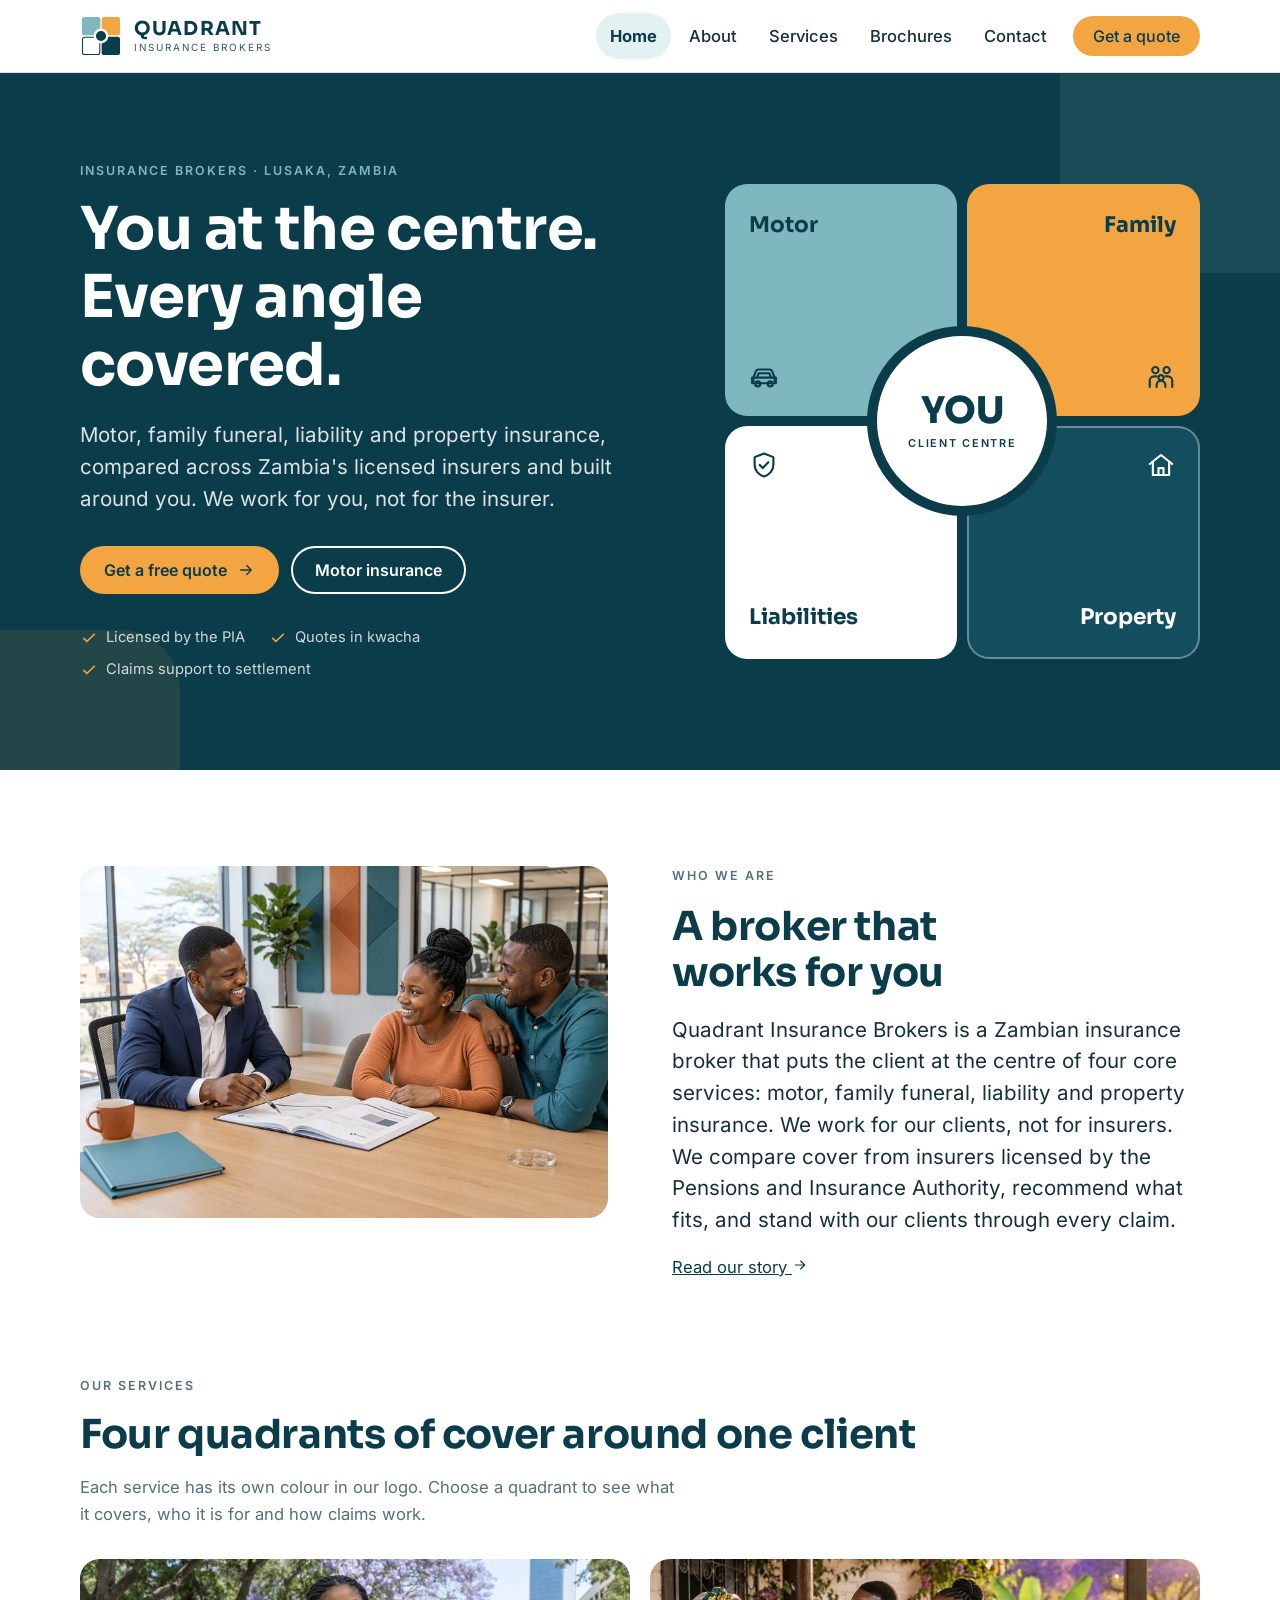
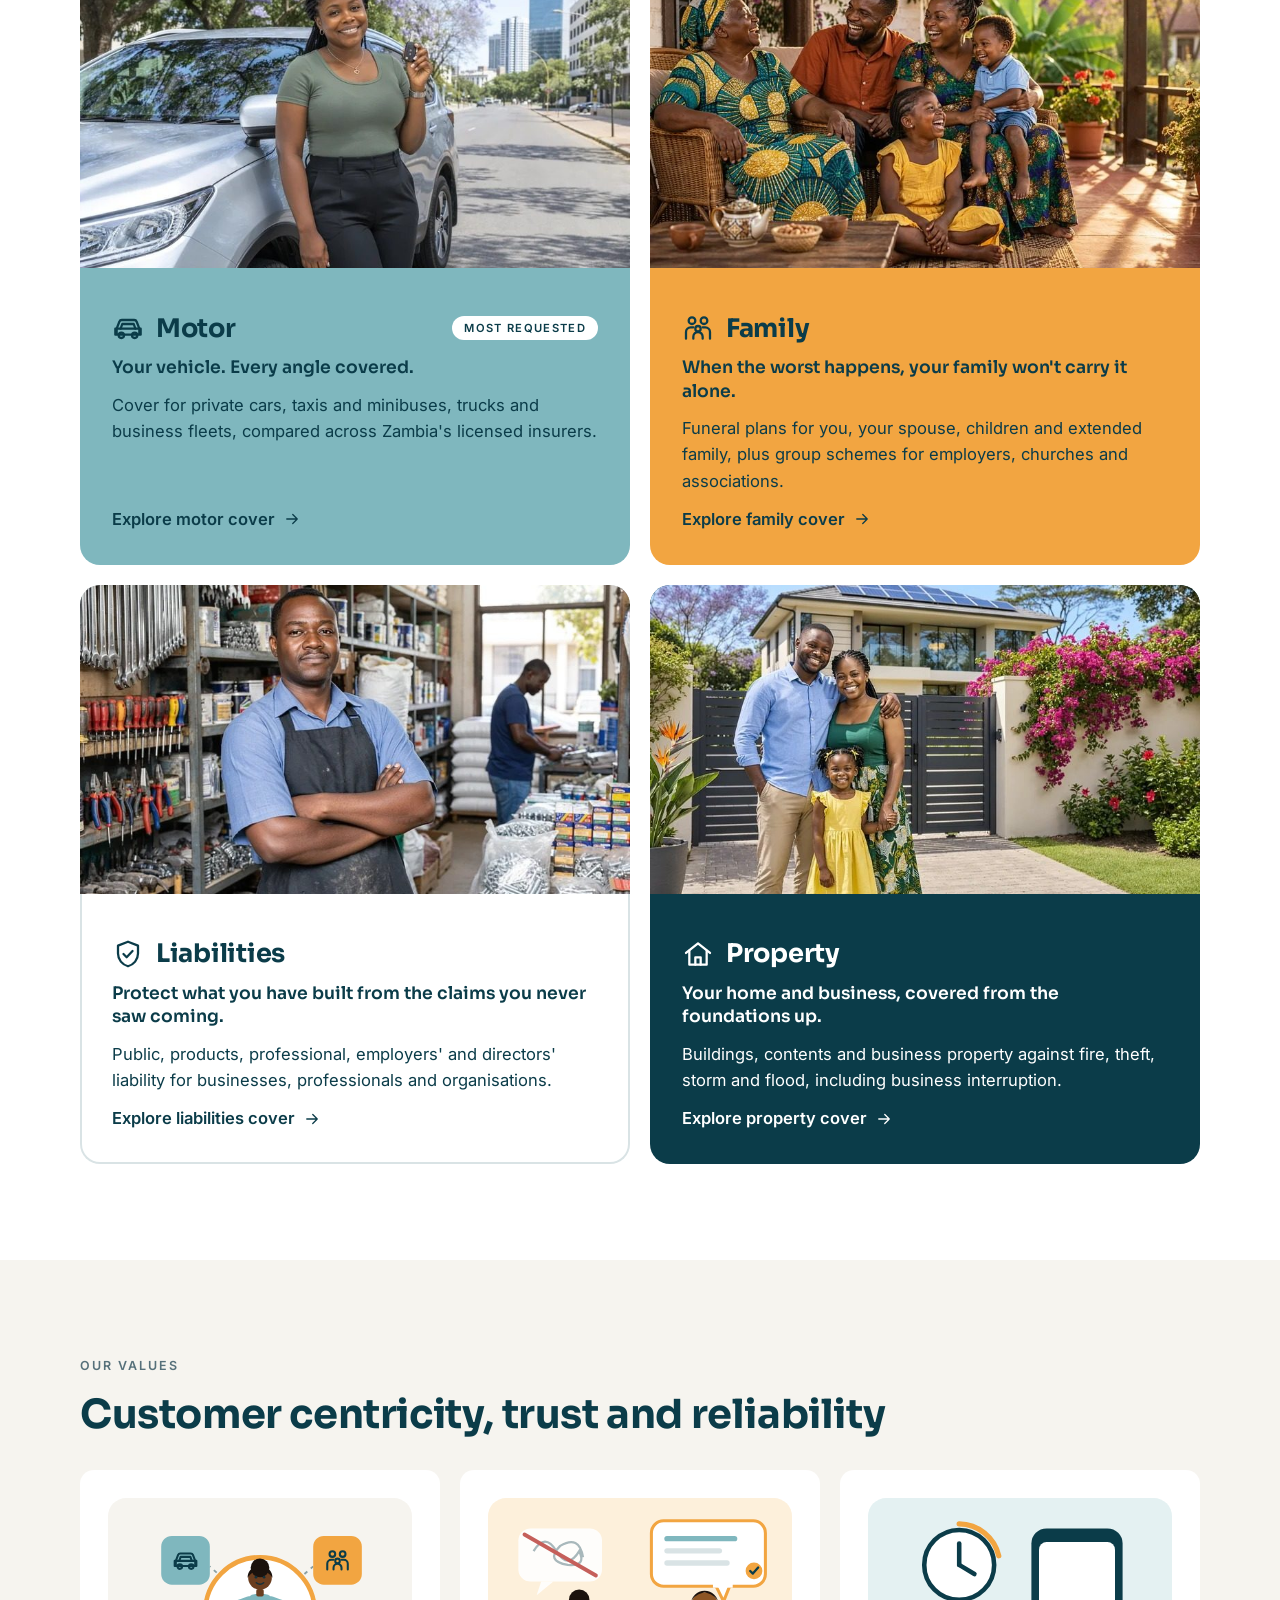
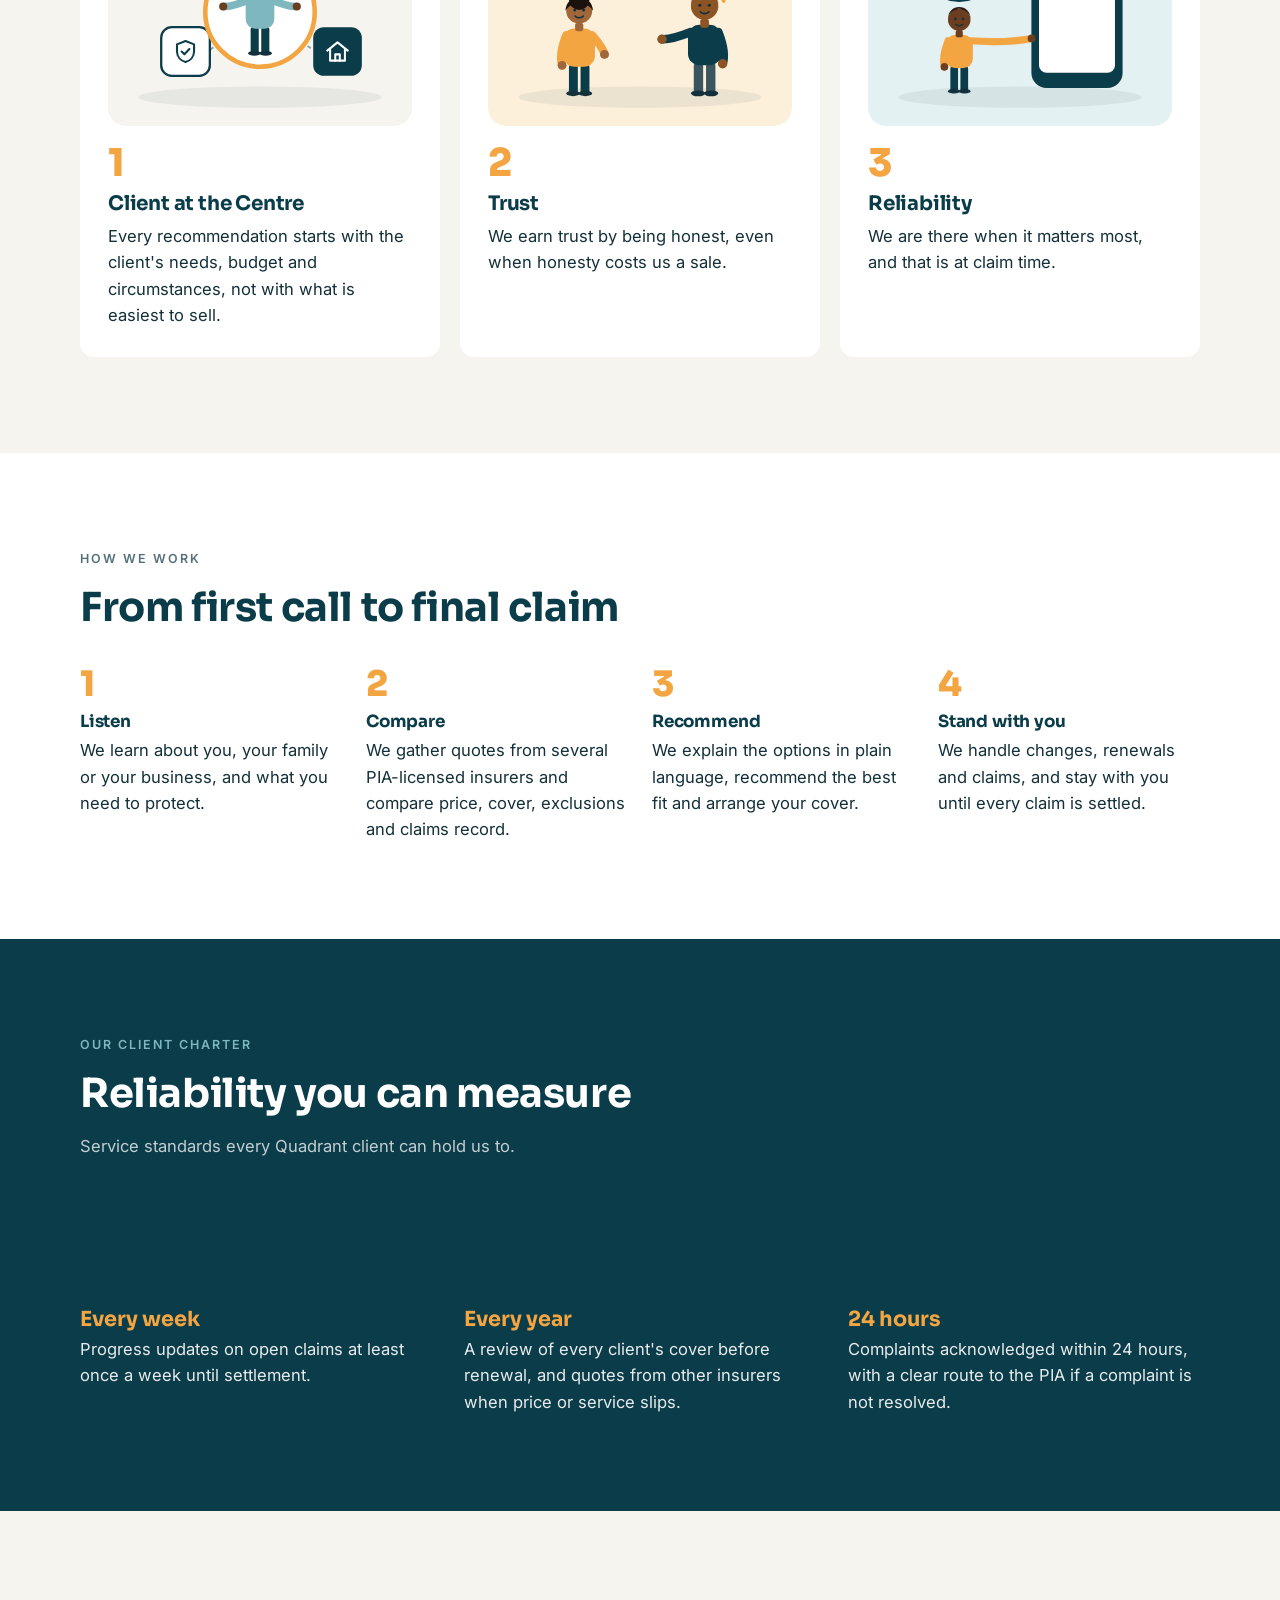
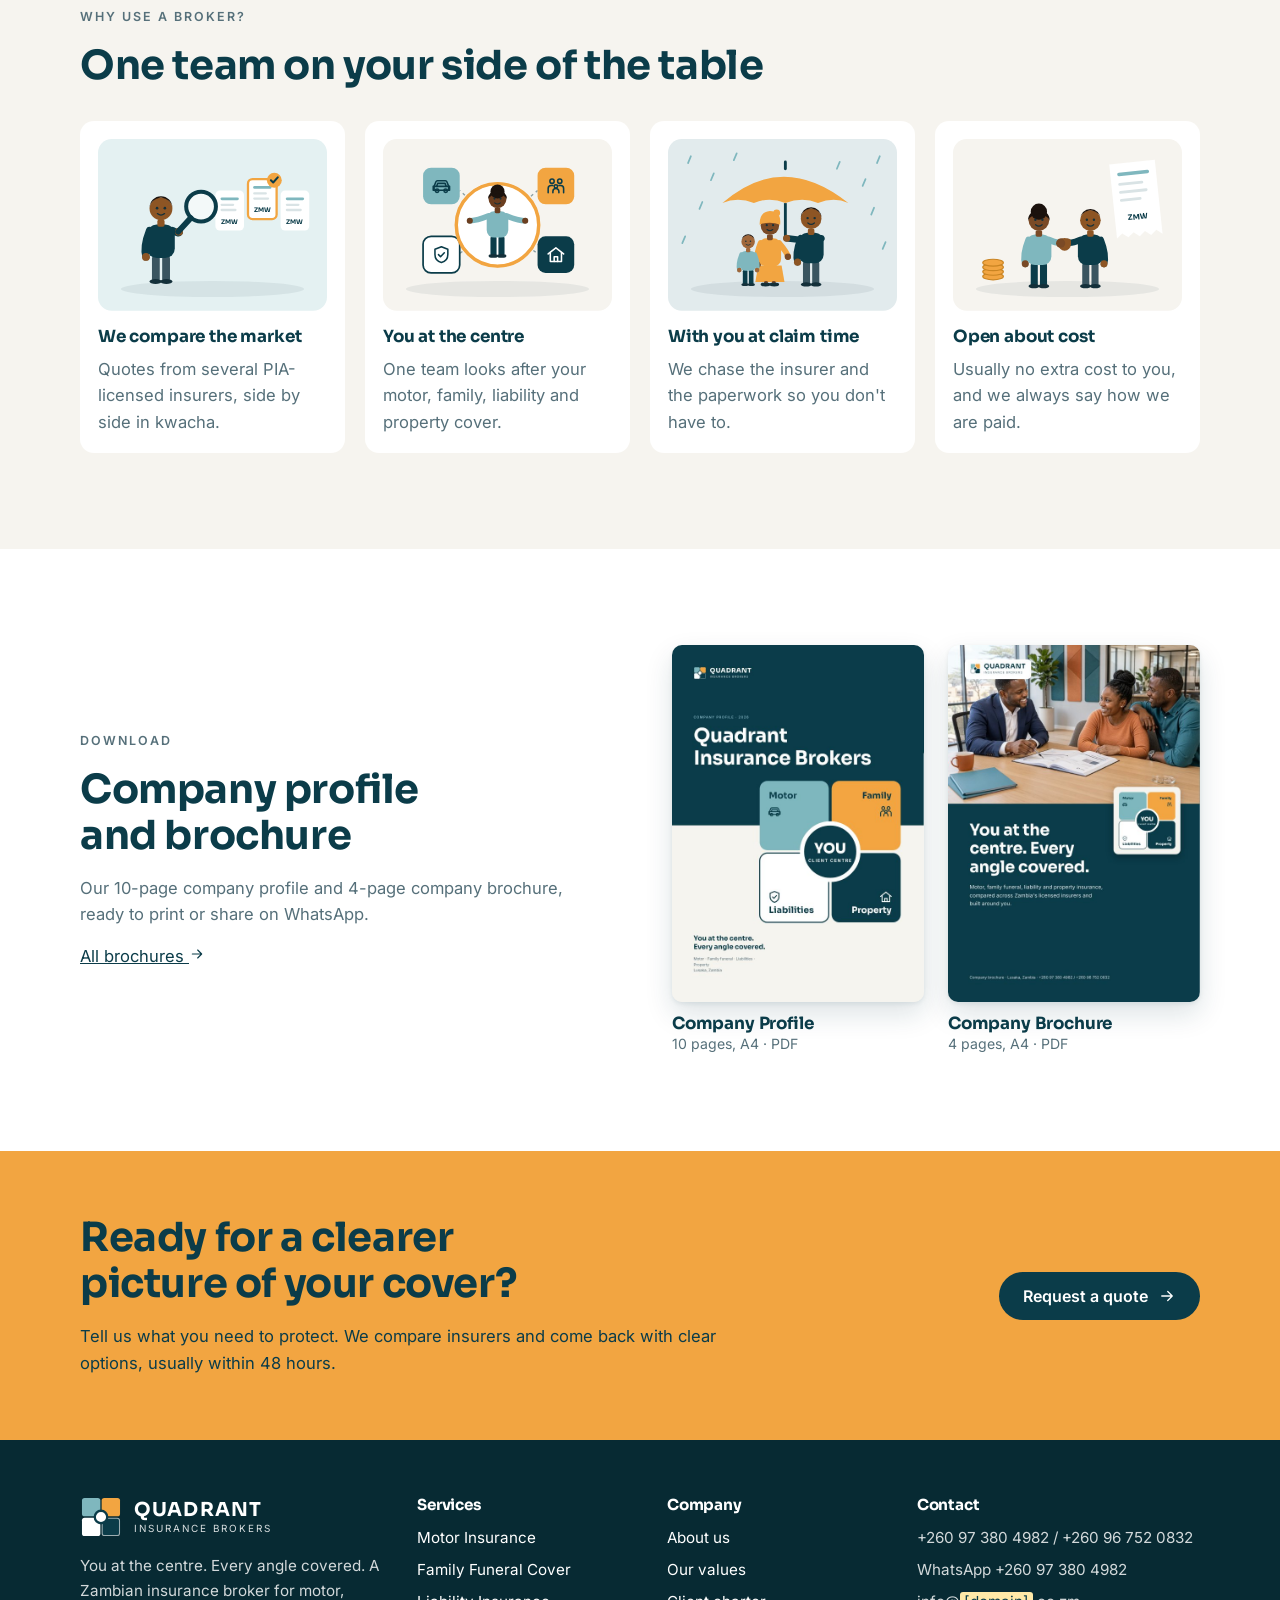
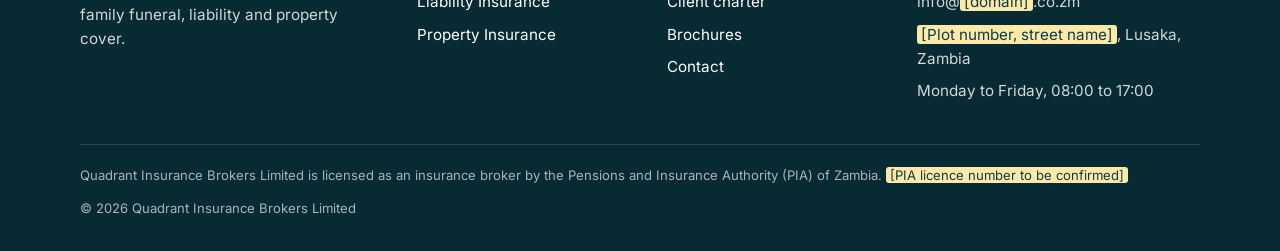
<file: index.html>
<!doctype html><html lang="en"><head><meta charset="utf-8"><meta name="viewport" content="width=device-width, initial-scale=1, viewport-fit=cover"><meta name="claude:viewport-fit-sides" content="cover"><title>Quadrant Insurance Brokers</title><meta name="description" content="Zambian insurance broker for motor, family funeral, liability and property cover. You at the centre. Every angle covered."><link rel="icon" href="data:image/svg+xml,%3Csvg%20xmlns%3D%22http%3A//www.w3.org/2000/svg%22%20width%3D%2264%22%20height%3D%2264%22%20viewBox%3D%220%200%2064%2064%22%20aria-hidden%3D%22true%22%3E%3Crect%20x%3D%223%22%20y%3D%223%22%20width%3D%2228%22%20height%3D%2228%22%20rx%3D%224%22%20fill%3D%22%237FB7BE%22/%3E%3Crect%20x%3D%2233%22%20y%3D%223%22%20width%3D%2228%22%20height%3D%2228%22%20rx%3D%224%22%20fill%3D%22%23F2A541%22/%3E%3Crect%20x%3D%223.8%22%20y%3D%2233.8%22%20width%3D%2226.4%22%20height%3D%2226.4%22%20rx%3D%223.6%22%20fill%3D%22%23FFFFFF%22%20stroke%3D%22%230B3C49%22%20stroke-width%3D%221.6%22/%3E%3Crect%20x%3D%2233%22%20y%3D%2233%22%20width%3D%2228%22%20height%3D%2228%22%20rx%3D%224%22%20fill%3D%22%230B3C49%22/%3E%3Ccircle%20cx%3D%2232%22%20cy%3D%2232%22%20r%3D%229.5%22%20fill%3D%22%230B3C49%22%20stroke%3D%22%23FFFFFF%22%20stroke-width%3D%223.5%22/%3E%3C/svg%3E"><link rel="stylesheet" href="assets/site.css"></head><body><header class="site-head"><div class="wrap head-in">
<a class="lockup" href="index.html" aria-label="Quadrant Insurance Brokers home"><svg class="mark" width="42" height="42" viewBox="0 0 64 64" aria-hidden="true"><rect x="3" y="3" width="28" height="28" rx="4" fill="#7FB7BE"/><rect x="33" y="3" width="28" height="28" rx="4" fill="#F2A541"/><rect x="3.8" y="33.8" width="26.4" height="26.4" rx="3.6" fill="#FFFFFF" stroke="#0B3C49" stroke-width="1.6"/><rect x="33" y="33" width="28" height="28" rx="4" fill="#0B3C49"/><circle cx="32" cy="32" r="9.5" fill="#0B3C49" stroke="#FFFFFF" stroke-width="3.5"/></svg><span class="lk-txt"><span class="lk-name" style="color:#0B3C49">QUADRANT</span><span class="lk-sub" style="color:#0B3C49">Insurance Brokers</span></span></a>
<button class="menu-btn" aria-label="Menu" aria-expanded="false"><svg width="28" height="28" viewBox="0 0 24 24" fill="none" stroke="currentColor" stroke-width="2" stroke-linecap="round"><path d="M4 7h16M4 12h16M4 17h16"/></svg></button>
<nav class="nav" aria-label="Main"><a href="index.html" aria-current="page">Home</a><a href="about.html">About</a><a href="services.html">Services</a><a href="brochures.html">Brochures</a><a href="contact.html">Contact</a><a class="btn" href="contact.html">Get a quote</a></nav></div></header><main>
<section class="hero"><div class="wrap hero-grid">
 <div><div class="eyebrow" style="color:var(--sea)">Insurance brokers · Lusaka, Zambia</div>
  <h1 style="margin-top:14px">You at the centre.<br>Every angle covered.</h1>
  <p class="lead">Motor, family funeral, liability and property insurance, compared across Zambia's licensed insurers and built around you. We work for you, not for the insurer.</p>
  <div class="cta"><a class="btn" href="contact.html">Get a free quote <svg class="ic" width="18" height="18" viewBox="0 0 24 24" fill="none" stroke="currentColor" stroke-width="1.7" stroke-linecap="round" stroke-linejoin="round" aria-hidden="true"><path d="M5 12h14M13 6l6 6-6 6"/></svg></a><a class="btn ghost" href="motor.html">Motor insurance</a></div>
  <div class="facts"><span><svg class="ic" width="18" height="18" viewBox="0 0 24 24" fill="none" stroke="#F2A541" stroke-width="2.2" stroke-linecap="round" stroke-linejoin="round" aria-hidden="true"><path d="M5 12.5l4.2 4.2L19 7"/></svg>Licensed by the PIA</span><span><svg class="ic" width="18" height="18" viewBox="0 0 24 24" fill="none" stroke="#F2A541" stroke-width="2.2" stroke-linecap="round" stroke-linejoin="round" aria-hidden="true"><path d="M5 12.5l4.2 4.2L19 7"/></svg>Quotes in kwacha</span><span><svg class="ic" width="18" height="18" viewBox="0 0 24 24" fill="none" stroke="#F2A541" stroke-width="2.2" stroke-linecap="round" stroke-linejoin="round" aria-hidden="true"><path d="M5 12.5l4.2 4.2L19 7"/></svg>Claims support to settlement</span></div></div>
 <div><div class="qgrid" aria-label="Our four services around the client"><a class="q-motor" href="motor.html"><span>Motor</span><svg class="ic" width="30" height="30" viewBox="0 0 24 24" fill="none" stroke="currentColor" stroke-width="1.7" stroke-linecap="round" stroke-linejoin="round" aria-hidden="true"><path d="M3.5 16.5v-4l2-5.2A2 2 0 0 1 7.4 6h9.2a2 2 0 0 1 1.9 1.3l2 5.2v4"/><path d="M2.5 12.5h19v4.5h-19z"/><circle cx="7" cy="17.5" r="2"/><circle cx="17" cy="17.5" r="2"/><path d="M6.5 12.5l1.2-3.5h8.6l1.2 3.5"/></svg></a><a class="q-family" href="family.html"><span>Family</span><svg class="ic" width="30" height="30" viewBox="0 0 24 24" fill="none" stroke="currentColor" stroke-width="1.7" stroke-linecap="round" stroke-linejoin="round" aria-hidden="true"><circle cx="7.5" cy="6.5" r="2.5"/><circle cx="16.5" cy="6.5" r="2.5"/><circle cx="12" cy="12.5" r="2"/><path d="M3 20v-5a3.5 3.5 0 0 1 3.5-3.5h2"/><path d="M21 20v-5a3.5 3.5 0 0 0-3.5-3.5h-2"/><path d="M8.5 20v-1.5a3.5 3.5 0 0 1 7 0V20"/></svg></a><a class="q-liabilities" href="liabilities.html"><span>Liabilities</span><svg class="ic" width="30" height="30" viewBox="0 0 24 24" fill="none" stroke="currentColor" stroke-width="1.7" stroke-linecap="round" stroke-linejoin="round" aria-hidden="true"><path d="M12 2.8l7.5 2.9v6c0 4.6-3.2 8.3-7.5 9.5-4.3-1.2-7.5-4.9-7.5-9.5v-6z"/><path d="M8.6 12l2.4 2.4 4.4-4.6"/></svg></a><a class="q-property" href="property.html"><span>Property</span><svg class="ic" width="30" height="30" viewBox="0 0 24 24" fill="none" stroke="currentColor" stroke-width="1.7" stroke-linecap="round" stroke-linejoin="round" aria-hidden="true"><path d="M3 11.2 12 4l9 7.2"/><path d="M5.5 9.5V20h13V9.5"/><path d="M10 20v-5.5h4V20"/></svg></a><div class="you" aria-hidden="true"><b>YOU</b><small>CLIENT CENTRE</small></div></div></div></div></section>

<section class="band"><div class="wrap split">
 <div><div class="pic"><img src="assets/photos/hero.jpg" alt="A Quadrant adviser explaining a policy to a couple in a Lusaka office" loading="lazy"></div></div>
 <div class="stack" style="gap:18px"><div class="eyebrow">Who we are</div><h2>A broker that works for you</h2><p class="lead">Quadrant Insurance Brokers is a Zambian insurance broker that puts the client at the centre of four core services: motor, family funeral, liability and property insurance. We work for our clients, not for insurers. We compare cover from insurers licensed by the Pensions and Insurance Authority, recommend what fits, and stand with our clients through every claim.</p><p><a href="about.html">Read our story <svg class="ic" width="16" height="16" viewBox="0 0 24 24" fill="none" stroke="currentColor" stroke-width="1.7" stroke-linecap="round" stroke-linejoin="round" aria-hidden="true"><path d="M5 12h14M13 6l6 6-6 6"/></svg></a></p></div>
</div></section>

<section class="band" style="padding-top:0"><div class="wrap stack" style="gap:32px">
 <div class="stack"><div class="eyebrow">Our services</div><h2>Four quadrants of cover around one client</h2><p class="muted" style="max-width:60ch">Each service has its own colour in our logo. Choose a quadrant to see what it covers, who it is for and how claims work.</p></div>
 <div class="svc-grid"><a class="svc motor" href="motor.html"><div class="pic"><img src="assets/photos/motor.jpg" alt="Motor Insurance" loading="lazy"></div><div class="body"><h3><svg class="ic" width="32" height="32" viewBox="0 0 24 24" fill="none" stroke="currentColor" stroke-width="1.7" stroke-linecap="round" stroke-linejoin="round" aria-hidden="true"><path d="M3.5 16.5v-4l2-5.2A2 2 0 0 1 7.4 6h9.2a2 2 0 0 1 1.9 1.3l2 5.2v4"/><path d="M2.5 12.5h19v4.5h-19z"/><circle cx="7" cy="17.5" r="2"/><circle cx="17" cy="17.5" r="2"/><path d="M6.5 12.5l1.2-3.5h8.6l1.2 3.5"/></svg>Motor<span class="badge">Most requested</span></h3>
<p class="tl">Your vehicle. Every angle covered.</p><p>Cover for private cars, taxis and minibuses, trucks and business fleets, compared across Zambia&#x27;s licensed insurers.</p><span class="more">Explore motor cover <svg class="ic" width="18" height="18" viewBox="0 0 24 24" fill="none" stroke="currentColor" stroke-width="1.7" stroke-linecap="round" stroke-linejoin="round" aria-hidden="true"><path d="M5 12h14M13 6l6 6-6 6"/></svg></span></div></a><a class="svc family" href="family.html"><div class="pic"><img src="assets/photos/family.jpg" alt="Family Funeral Cover" loading="lazy"></div><div class="body"><h3><svg class="ic" width="32" height="32" viewBox="0 0 24 24" fill="none" stroke="currentColor" stroke-width="1.7" stroke-linecap="round" stroke-linejoin="round" aria-hidden="true"><circle cx="7.5" cy="6.5" r="2.5"/><circle cx="16.5" cy="6.5" r="2.5"/><circle cx="12" cy="12.5" r="2"/><path d="M3 20v-5a3.5 3.5 0 0 1 3.5-3.5h2"/><path d="M21 20v-5a3.5 3.5 0 0 0-3.5-3.5h-2"/><path d="M8.5 20v-1.5a3.5 3.5 0 0 1 7 0V20"/></svg>Family</h3>
<p class="tl">When the worst happens, your family won&#x27;t carry it alone.</p><p>Funeral plans for you, your spouse, children and extended family, plus group schemes for employers, churches and associations.</p><span class="more">Explore family cover <svg class="ic" width="18" height="18" viewBox="0 0 24 24" fill="none" stroke="currentColor" stroke-width="1.7" stroke-linecap="round" stroke-linejoin="round" aria-hidden="true"><path d="M5 12h14M13 6l6 6-6 6"/></svg></span></div></a><a class="svc liabilities" href="liabilities.html"><div class="pic"><img src="assets/photos/liabilities.jpg" alt="Liability Insurance" loading="lazy"></div><div class="body"><h3><svg class="ic" width="32" height="32" viewBox="0 0 24 24" fill="none" stroke="currentColor" stroke-width="1.7" stroke-linecap="round" stroke-linejoin="round" aria-hidden="true"><path d="M12 2.8l7.5 2.9v6c0 4.6-3.2 8.3-7.5 9.5-4.3-1.2-7.5-4.9-7.5-9.5v-6z"/><path d="M8.6 12l2.4 2.4 4.4-4.6"/></svg>Liabilities</h3>
<p class="tl">Protect what you have built from the claims you never saw coming.</p><p>Public, products, professional, employers&#x27; and directors&#x27; liability for businesses, professionals and organisations.</p><span class="more">Explore liabilities cover <svg class="ic" width="18" height="18" viewBox="0 0 24 24" fill="none" stroke="currentColor" stroke-width="1.7" stroke-linecap="round" stroke-linejoin="round" aria-hidden="true"><path d="M5 12h14M13 6l6 6-6 6"/></svg></span></div></a><a class="svc property" href="property.html"><div class="pic"><img src="assets/photos/property.jpg" alt="Property Insurance" loading="lazy"></div><div class="body"><h3><svg class="ic" width="32" height="32" viewBox="0 0 24 24" fill="none" stroke="currentColor" stroke-width="1.7" stroke-linecap="round" stroke-linejoin="round" aria-hidden="true"><path d="M3 11.2 12 4l9 7.2"/><path d="M5.5 9.5V20h13V9.5"/><path d="M10 20v-5.5h4V20"/></svg>Property</h3>
<p class="tl">Your home and business, covered from the foundations up.</p><p>Buildings, contents and business property against fire, theft, storm and flood, including business interruption.</p><span class="more">Explore property cover <svg class="ic" width="18" height="18" viewBox="0 0 24 24" fill="none" stroke="currentColor" stroke-width="1.7" stroke-linecap="round" stroke-linejoin="round" aria-hidden="true"><path d="M5 12h14M13 6l6 6-6 6"/></svg></span></div></a></div></div></section>

<section class="band" style="background:var(--paper)"><div class="wrap stack" style="gap:32px">
 <div class="stack"><div class="eyebrow">Our values</div><h2>Customer centricity, trust and reliability</h2></div>
 <div class="vals"><div class="val card" style="background:#fff"><svg class="illus" viewBox="0 0 400 300" role="img" aria-label="Illustration: the client stands at the centre of motor, family, liability and property cover" xmlns="http://www.w3.org/2000/svg"><rect width="400" height="300" rx="24" fill="#F6F4EF"/><ellipse cx="200" cy="262" rx="160" ry="14" fill="#14303A" opacity=".07"/><path d="M200 150 L134 90" stroke="#0B3C49" stroke-width="2.5" stroke-dasharray="5 6" opacity=".45" class="a-flow"/><path d="M200 150 L270 90" stroke="#0B3C49" stroke-width="2.5" stroke-dasharray="5 6" opacity=".45" class="a-flow"/><path d="M200 150 L134 200" stroke="#0B3C49" stroke-width="2.5" stroke-dasharray="5 6" opacity=".45" class="a-flow"/><path d="M200 150 L270 200" stroke="#0B3C49" stroke-width="2.5" stroke-dasharray="5 6" opacity=".45" class="a-flow"/><g class="a-float" style="animation-delay:0.75s"><rect x="70" y="50" width="64" height="64" rx="14" fill="#7FB7BE"/><g transform="translate(84,64) scale(1.5)" fill="none" stroke="#0B3C49" stroke-width="1.8" stroke-linecap="round" stroke-linejoin="round"><path d="M3.5 16.5v-4l2-5.2A2 2 0 0 1 7.4 6h9.2a2 2 0 0 1 1.9 1.3l2 5.2v4"/><path d="M2.5 12.5h19v4.5h-19z"/><circle cx="7" cy="17.5" r="2"/><circle cx="17" cy="17.5" r="2"/><path d="M6.5 12.5l1.2-3.5h8.6l1.2 3.5"/></g></g><g class="a-float" style="animation-delay:2.00s"><rect x="270" y="50" width="64" height="64" rx="14" fill="#F2A541"/><g transform="translate(284,64) scale(1.5)" fill="none" stroke="#0B3C49" stroke-width="1.8" stroke-linecap="round" stroke-linejoin="round"><circle cx="7.5" cy="6.5" r="2.5"/><circle cx="16.5" cy="6.5" r="2.5"/><circle cx="12" cy="12.5" r="2"/><path d="M3 20v-5a3.5 3.5 0 0 1 3.5-3.5h2"/><path d="M21 20v-5a3.5 3.5 0 0 0-3.5-3.5h-2"/><path d="M8.5 20v-1.5a3.5 3.5 0 0 1 7 0V20"/></g></g><g class="a-float" style="animation-delay:1.50s"><rect x="70" y="170" width="64" height="64" rx="14" fill="#fff" stroke="#0B3C49" stroke-width="3"/><g transform="translate(84,184) scale(1.5)" fill="none" stroke="#0B3C49" stroke-width="1.8" stroke-linecap="round" stroke-linejoin="round"><path d="M12 2.8l7.5 2.9v6c0 4.6-3.2 8.3-7.5 9.5-4.3-1.2-7.5-4.9-7.5-9.5v-6z"/><path d="M8.6 12l2.4 2.4 4.4-4.6"/></g></g><g class="a-float" style="animation-delay:2.75s"><rect x="270" y="170" width="64" height="64" rx="14" fill="#0B3C49"/><g transform="translate(284,184) scale(1.5)" fill="none" stroke="#fff" stroke-width="1.8" stroke-linecap="round" stroke-linejoin="round"><path d="M3 11.2 12 4l9 7.2"/><path d="M5.5 9.5V20h13V9.5"/><path d="M10 20v-5.5h4V20"/></g></g><circle cx="200" cy="150" r="72" fill="#fff" stroke="#F2A541" stroke-width="6"/><circle class="a-ripple" cx="200" cy="150" r="72" fill="none" stroke="#F2A541" stroke-width="4"/><g transform="translate(200,205) scale(0.82)"><g class="fig"><rect x="-15" y="-44" width="13" height="44" rx="5" fill="#0B3C49"/><rect x="2" y="-44" width="13" height="44" rx="5" fill="#0B3C49"/><ellipse cx="-9" cy="-1" rx="10" ry="4" fill="#14303A"/><ellipse cx="9" cy="-1" rx="10" ry="4" fill="#14303A"/><path d="M-19 -86 Q-47.0 -75.0 -59 -76" stroke="#7FB7BE" stroke-width="12" fill="none" stroke-linecap="round"/><circle cx="-59" cy="-76" r="6.5" fill="#6B3E1F"/><path d="M19 -86 Q47.0 -75.0 59 -76" stroke="#7FB7BE" stroke-width="12" fill="none" stroke-linecap="round"/><circle cx="59" cy="-76" r="6.5" fill="#6B3E1F"/><rect x="-23" y="-96" width="46" height="56" rx="16" fill="#7FB7BE"/><rect x="-6" y="-104" width="12" height="12" rx="3" fill="#6B3E1F"/><g class="head"><circle cx="0" cy="-122" r="19" fill="#6B3E1F"/><circle cx="0" cy="-138" r="15" fill="#1B120D"/><path d="M-20 -122 A20 20 0 0 1 20 -122 Q14 -132 0 -134 Q-14 -132 -20 -122 Z" fill="#1B120D"/><g class="eyes"><circle cx="-6.5" cy="-123" r="2.2" fill="#14303A"/><circle cx="6.5" cy="-123" r="2.2" fill="#14303A"/></g><path d="M-6 -114 Q0 -109 6 -114" stroke="#14303A" stroke-width="2.2" fill="none" stroke-linecap="round"/></g></g></g></svg><div class="n" style="margin-top:18px">1</div><h3>Client at the Centre</h3><p>Every recommendation starts with the client&#x27;s needs, budget and circumstances, not with what is easiest to sell.</p></div><div class="val card" style="background:#fff"><svg class="illus" viewBox="0 0 400 300" role="img" aria-label="Illustration: Quadrant replaces confusing insurance jargon with clear, plain-language explanations" xmlns="http://www.w3.org/2000/svg"><rect width="400" height="300" rx="24" fill="#FDF0DB"/><ellipse cx="200" cy="262" rx="160" ry="14" fill="#14303A" opacity=".07"/><g opacity=".9" class="a-wobble"><rect x="40" y="40" width="110" height="70" rx="16" fill="#fff"/><path d="M70 110 l-6 18 l22 -18" fill="#fff"/><path d="M60 70 q15 -25 30 0 t30 0 q10 20 -15 18 q-30 -5 -10 -25 q25 -15 30 15" stroke="#9FB2B8" stroke-width="3" fill="none"/><path d="M48 48 L142 102" stroke="#C0504D" stroke-width="5" stroke-linecap="round"/></g><g class="a-pop"><rect x="215" y="30" width="150" height="86" rx="16" fill="#fff" stroke="#F2A541" stroke-width="4"/><path d="M300 116 l10 20 l8 -20" fill="#fff" stroke="#F2A541" stroke-width="4" stroke-linejoin="round"/><rect x="296" y="108" width="26" height="10" fill="#fff"/><rect x="232" y="50" width="96" height="7" rx="3.5" fill="#7FB7BE"/><rect x="232" y="66" width="76" height="7" rx="3.5" fill="#D9E3E5"/><rect x="232" y="82" width="86" height="7" rx="3.5" fill="#D9E3E5"/><circle cx="350" cy="96" r="11" fill="#F2A541"/><path d="M345 96 l3.5 3.5 l7 -8" stroke="#0B3C49" stroke-width="3" fill="none" stroke-linecap="round" stroke-linejoin="round"/></g><g transform="translate(120,258) scale(0.9)"><g class="fig"><rect x="-15" y="-44" width="13" height="44" rx="5" fill="#0B3C49"/><rect x="2" y="-44" width="13" height="44" rx="5" fill="#0B3C49"/><ellipse cx="-9" cy="-1" rx="10" ry="4" fill="#14303A"/><ellipse cx="9" cy="-1" rx="10" ry="4" fill="#14303A"/><path d="M-19 -86 Q-30.0 -58.0 -25 -42" stroke="#F2A541" stroke-width="12" fill="none" stroke-linecap="round"/><circle cx="-25" cy="-42" r="6.5" fill="#A0673A"/><path d="M19 -86 Q36.0 -66.0 37 -58" stroke="#F2A541" stroke-width="12" fill="none" stroke-linecap="round"/><circle cx="37" cy="-58" r="6.5" fill="#A0673A"/><rect x="-23" y="-96" width="46" height="56" rx="16" fill="#F2A541"/><rect x="-6" y="-104" width="12" height="12" rx="3" fill="#A0673A"/><g class="head"><circle cx="0" cy="-122" r="19" fill="#A0673A"/><circle cx="0" cy="-138" r="15" fill="#1B120D"/><path d="M-20 -122 A20 20 0 0 1 20 -122 Q14 -132 0 -134 Q-14 -132 -20 -122 Z" fill="#1B120D"/><g class="eyes"><circle cx="-6.5" cy="-123" r="2.2" fill="#14303A"/><circle cx="6.5" cy="-123" r="2.2" fill="#14303A"/></g><path d="M-6 -114 Q0 -109 6 -114" stroke="#14303A" stroke-width="2.2" fill="none" stroke-linecap="round"/></g></g></g><g transform="translate(285,258) scale(0.95)"><g class="fig"><rect x="-15" y="-44" width="13" height="44" rx="5" fill="#3A5560"/><rect x="2" y="-44" width="13" height="44" rx="5" fill="#3A5560"/><ellipse cx="-9" cy="-1" rx="10" ry="4" fill="#14303A"/><ellipse cx="9" cy="-1" rx="10" ry="4" fill="#14303A"/><path d="M-19 -86 Q-47.0 -75.0 -59 -76" stroke="#0B3C49" stroke-width="12" fill="none" stroke-linecap="round"/><circle cx="-59" cy="-76" r="6.5" fill="#8D5524"/><path d="M19 -86 Q30.0 -58.0 25 -42" stroke="#0B3C49" stroke-width="12" fill="none" stroke-linecap="round"/><circle cx="25" cy="-42" r="6.5" fill="#8D5524"/><rect x="-23" y="-96" width="46" height="56" rx="16" fill="#0B3C49"/><rect x="-6" y="-104" width="12" height="12" rx="3" fill="#8D5524"/><g class="head"><circle cx="0" cy="-122" r="19" fill="#8D5524"/><path d="M-19 -124 A19 19 0 0 1 19 -124 Q19 -136 0 -141 Q-19 -136 -19 -124 Z" fill="#1B120D"/><g class="eyes"><circle cx="-6.5" cy="-123" r="2.2" fill="#14303A"/><circle cx="6.5" cy="-123" r="2.2" fill="#14303A"/></g><path d="M-6 -114 Q0 -109 6 -114" stroke="#14303A" stroke-width="2.2" fill="none" stroke-linecap="round"/></g></g></g></svg><div class="n" style="margin-top:18px">2</div><h3>Trust</h3><p>We earn trust by being honest, even when honesty costs us a sale.</p></div><div class="val card" style="background:#fff"><svg class="illus" viewBox="0 0 400 300" role="img" aria-label="Illustration: a quick reply on the phone, because Quadrant answers within one working day" xmlns="http://www.w3.org/2000/svg"><rect width="400" height="300" rx="24" fill="#E4F1F2"/><ellipse cx="200" cy="262" rx="160" ry="14" fill="#14303A" opacity=".07"/><circle cx="120" cy="88" r="46" fill="#fff" stroke="#0B3C49" stroke-width="6"/><path class="a-tick" d="M120 88 V60" stroke="#0B3C49" stroke-width="6" stroke-linecap="round"/><path d="M120 88 L140 100" stroke="#0B3C49" stroke-width="6" stroke-linecap="round"/><path d="M120 34 A54 54 0 0 1 172 76" stroke="#F2A541" stroke-width="7" fill="none" stroke-linecap="round"/><rect x="215" y="40" width="120" height="210" rx="20" fill="#0B3C49"/><rect x="225" y="58" width="100" height="172" rx="10" fill="#fff"/><rect class="a-msg" style="animation-delay:0s" x="232" y="70" width="64" height="22" rx="10" fill="#E4F1F2"/><rect class="a-msg" style="animation-delay:.5s" x="256" y="100" width="62" height="22" rx="10" fill="#7FB7BE"/><rect class="a-msg" style="animation-delay:1s" x="232" y="130" width="72" height="22" rx="10" fill="#E4F1F2"/><g class="a-msg" style="animation-delay:1.5s"><rect x="250" y="160" width="68" height="34" rx="10" fill="#F2A541"/><path d="M262 177 l6 6 l12 -13" stroke="#0B3C49" stroke-width="3.5" fill="none" stroke-linecap="round" stroke-linejoin="round"/></g><g transform="translate(120,255) scale(0.78)"><g class="fig"><rect x="-15" y="-44" width="13" height="44" rx="5" fill="#0B3C49"/><rect x="2" y="-44" width="13" height="44" rx="5" fill="#0B3C49"/><ellipse cx="-9" cy="-1" rx="10" ry="4" fill="#14303A"/><ellipse cx="9" cy="-1" rx="10" ry="4" fill="#14303A"/><path d="M-19 -86 Q-30.0 -58.0 -25 -42" stroke="#F2A541" stroke-width="12" fill="none" stroke-linecap="round"/><circle cx="-25" cy="-42" r="6.5" fill="#6B3E1F"/><path d="M19 -86 Q78.5 -82.0 122 -90" stroke="#F2A541" stroke-width="12" fill="none" stroke-linecap="round"/><circle cx="122" cy="-90" r="6.5" fill="#6B3E1F"/><rect x="-23" y="-96" width="46" height="56" rx="16" fill="#F2A541"/><rect x="-6" y="-104" width="12" height="12" rx="3" fill="#6B3E1F"/><g class="head"><circle cx="0" cy="-122" r="19" fill="#6B3E1F"/><path d="M-19 -124 A19 19 0 0 1 19 -124 Q19 -136 0 -141 Q-19 -136 -19 -124 Z" fill="#1B120D"/><g class="eyes"><circle cx="-6.5" cy="-123" r="2.2" fill="#14303A"/><circle cx="6.5" cy="-123" r="2.2" fill="#14303A"/></g><path d="M-6 -114 Q0 -109 6 -114" stroke="#14303A" stroke-width="2.2" fill="none" stroke-linecap="round"/></g></g></g></svg><div class="n" style="margin-top:18px">3</div><h3>Reliability</h3><p>We are there when it matters most, and that is at claim time.</p></div></div></div></section>

<section class="band"><div class="wrap stack" style="gap:36px">
 <div class="stack"><div class="eyebrow">How we work</div><h2>From first call to final claim</h2></div><div class="steps"><div class="step"><div class="n">1</div><h4>Listen</h4><p>We learn about you, your family or your business, and what you need to protect.</p></div><div class="step"><div class="n">2</div><h4>Compare</h4><p>We gather quotes from several PIA-licensed insurers and compare price, cover, exclusions and claims record.</p></div><div class="step"><div class="n">3</div><h4>Recommend</h4><p>We explain the options in plain language, recommend the best fit and arrange your cover.</p></div><div class="step"><div class="n">4</div><h4>Stand with you</h4><p>We handle changes, renewals and claims, and stay with you until every claim is settled.</p></div></div></div></section>

<section class="band dark"><div class="wrap stack" style="gap:36px">
 <div class="stack"><div class="eyebrow">Our client charter</div><h2>Reliability you can measure</h2><p class="muted" style="max-width:60ch">Service standards every Quadrant client can hold us to.</p></div>
 <div class="charter"><div><b>One working day</b><p>Calls, emails and WhatsApp messages answered within one working day.</p></div><div><b>48 hours</b><p>Quotes for standard personal cover within 48 hours of receiving complete details.</p></div><div><b>Same day</b><p>Claims reported to the insurer on the same working day we receive them.</p></div><div><b>Every week</b><p>Progress updates on open claims at least once a week until settlement.</p></div><div><b>Every year</b><p>A review of every client&#x27;s cover before renewal, and quotes from other insurers when price or service slips.</p></div><div><b>24 hours</b><p>Complaints acknowledged within 24 hours, with a clear route to the PIA if a complaint is not resolved.</p></div></div></div></section>

<section class="band" style="background:var(--paper)"><div class="wrap stack" style="gap:32px">
 <div class="stack"><div class="eyebrow">Why use a broker?</div><h2>One team on your side of the table</h2></div><div class="why"><div class="card stack" style="gap:10px;background:#fff;padding:18px"><svg class="illus" viewBox="0 0 400 300" role="img" aria-label="Illustration: a Quadrant adviser compares quotes from several insurers to find the best one" xmlns="http://www.w3.org/2000/svg"><rect width="400" height="300" rx="24" fill="#E4F1F2"/><ellipse cx="200" cy="262" rx="160" ry="14" fill="#14303A" opacity=".07"/><g transform="translate(110,250) scale(1.05)"><g class="fig"><rect x="-15" y="-44" width="13" height="44" rx="5" fill="#3A5560"/><rect x="2" y="-44" width="13" height="44" rx="5" fill="#3A5560"/><ellipse cx="-9" cy="-1" rx="10" ry="4" fill="#14303A"/><ellipse cx="9" cy="-1" rx="10" ry="4" fill="#14303A"/><path d="M-19 -86 Q-30.0 -58.0 -25 -42" stroke="#0B3C49" stroke-width="12" fill="none" stroke-linecap="round"/><circle cx="-25" cy="-42" r="6.5" fill="#8D5524"/><path d="M19 -86 Q32.5 -79.0 30 -84" stroke="#0B3C49" stroke-width="12" fill="none" stroke-linecap="round"/><circle cx="30" cy="-84" r="6.5" fill="#8D5524"/><rect x="-23" y="-96" width="46" height="56" rx="16" fill="#0B3C49"/><rect x="-6" y="-104" width="12" height="12" rx="3" fill="#8D5524"/><g class="head"><circle cx="0" cy="-122" r="19" fill="#8D5524"/><path d="M-19 -124 A19 19 0 0 1 19 -124 Q19 -136 0 -141 Q-19 -136 -19 -124 Z" fill="#1B120D"/><g class="eyes"><circle cx="-6.5" cy="-123" r="2.2" fill="#14303A"/><circle cx="6.5" cy="-123" r="2.2" fill="#14303A"/></g><path d="M-6 -114 Q0 -109 6 -114" stroke="#14303A" stroke-width="2.2" fill="none" stroke-linecap="round"/></g></g></g><g class="a-float" style="animation-delay:0.0s"><rect x="205" y="90" width="50" height="70" rx="8" fill="#fff"/><rect x="214" y="102" width="32" height="5" rx="2.5" fill="#7FB7BE"/><rect x="214" y="113" width="24" height="4" rx="2" fill="#D9E3E5"/><rect x="214" y="122" width="28" height="4" rx="2" fill="#D9E3E5"/><text x="230" y="148" text-anchor="middle" font-family="Sora,sans-serif" font-weight="700" font-size="11" fill="#0B3C49">ZMW</text></g><g class="a-pop" style="animation-delay:0.4s"><rect x="262" y="70" width="50" height="70" rx="8" fill="#fff" stroke="#F2A541" stroke-width="4"/><rect x="271" y="82" width="32" height="5" rx="2.5" fill="#7FB7BE"/><rect x="271" y="93" width="24" height="4" rx="2" fill="#D9E3E5"/><rect x="271" y="102" width="28" height="4" rx="2" fill="#D9E3E5"/><text x="287" y="128" text-anchor="middle" font-family="Sora,sans-serif" font-weight="700" font-size="11" fill="#0B3C49">ZMW</text></g><g class="a-pulse"><circle cx="308" cy="72" r="13" fill="#F2A541"/><path d="M302 72 l4 4 l8 -9" stroke="#0B3C49" stroke-width="3.5" fill="none" stroke-linecap="round" stroke-linejoin="round"/></g><g class="a-float" style="animation-delay:0.8s"><rect x="319" y="90" width="50" height="70" rx="8" fill="#fff"/><rect x="328" y="102" width="32" height="5" rx="2.5" fill="#7FB7BE"/><rect x="328" y="113" width="24" height="4" rx="2" fill="#D9E3E5"/><rect x="328" y="122" width="28" height="4" rx="2" fill="#D9E3E5"/><text x="344" y="148" text-anchor="middle" font-family="Sora,sans-serif" font-weight="700" font-size="11" fill="#0B3C49">ZMW</text></g><g class="a-scan"><circle cx="180" cy="118" r="26" fill="#fff" fill-opacity=".55" stroke="#0B3C49" stroke-width="7"/><path d="M162 138 L140 162" stroke="#0B3C49" stroke-width="10" stroke-linecap="round"/></g></svg><h4 style="margin-top:6px">We compare the market</h4><p class="muted">Quotes from several PIA-licensed insurers, side by side in kwacha.</p></div><div class="card stack" style="gap:10px;background:#fff;padding:18px"><svg class="illus" viewBox="0 0 400 300" role="img" aria-label="Illustration: the client stands at the centre of motor, family, liability and property cover" xmlns="http://www.w3.org/2000/svg"><rect width="400" height="300" rx="24" fill="#F6F4EF"/><ellipse cx="200" cy="262" rx="160" ry="14" fill="#14303A" opacity=".07"/><path d="M200 150 L134 90" stroke="#0B3C49" stroke-width="2.5" stroke-dasharray="5 6" opacity=".45" class="a-flow"/><path d="M200 150 L270 90" stroke="#0B3C49" stroke-width="2.5" stroke-dasharray="5 6" opacity=".45" class="a-flow"/><path d="M200 150 L134 200" stroke="#0B3C49" stroke-width="2.5" stroke-dasharray="5 6" opacity=".45" class="a-flow"/><path d="M200 150 L270 200" stroke="#0B3C49" stroke-width="2.5" stroke-dasharray="5 6" opacity=".45" class="a-flow"/><g class="a-float" style="animation-delay:0.75s"><rect x="70" y="50" width="64" height="64" rx="14" fill="#7FB7BE"/><g transform="translate(84,64) scale(1.5)" fill="none" stroke="#0B3C49" stroke-width="1.8" stroke-linecap="round" stroke-linejoin="round"><path d="M3.5 16.5v-4l2-5.2A2 2 0 0 1 7.4 6h9.2a2 2 0 0 1 1.9 1.3l2 5.2v4"/><path d="M2.5 12.5h19v4.5h-19z"/><circle cx="7" cy="17.5" r="2"/><circle cx="17" cy="17.5" r="2"/><path d="M6.5 12.5l1.2-3.5h8.6l1.2 3.5"/></g></g><g class="a-float" style="animation-delay:2.00s"><rect x="270" y="50" width="64" height="64" rx="14" fill="#F2A541"/><g transform="translate(284,64) scale(1.5)" fill="none" stroke="#0B3C49" stroke-width="1.8" stroke-linecap="round" stroke-linejoin="round"><circle cx="7.5" cy="6.5" r="2.5"/><circle cx="16.5" cy="6.5" r="2.5"/><circle cx="12" cy="12.5" r="2"/><path d="M3 20v-5a3.5 3.5 0 0 1 3.5-3.5h2"/><path d="M21 20v-5a3.5 3.5 0 0 0-3.5-3.5h-2"/><path d="M8.5 20v-1.5a3.5 3.5 0 0 1 7 0V20"/></g></g><g class="a-float" style="animation-delay:1.50s"><rect x="70" y="170" width="64" height="64" rx="14" fill="#fff" stroke="#0B3C49" stroke-width="3"/><g transform="translate(84,184) scale(1.5)" fill="none" stroke="#0B3C49" stroke-width="1.8" stroke-linecap="round" stroke-linejoin="round"><path d="M12 2.8l7.5 2.9v6c0 4.6-3.2 8.3-7.5 9.5-4.3-1.2-7.5-4.9-7.5-9.5v-6z"/><path d="M8.6 12l2.4 2.4 4.4-4.6"/></g></g><g class="a-float" style="animation-delay:2.75s"><rect x="270" y="170" width="64" height="64" rx="14" fill="#0B3C49"/><g transform="translate(284,184) scale(1.5)" fill="none" stroke="#fff" stroke-width="1.8" stroke-linecap="round" stroke-linejoin="round"><path d="M3 11.2 12 4l9 7.2"/><path d="M5.5 9.5V20h13V9.5"/><path d="M10 20v-5.5h4V20"/></g></g><circle cx="200" cy="150" r="72" fill="#fff" stroke="#F2A541" stroke-width="6"/><circle class="a-ripple" cx="200" cy="150" r="72" fill="none" stroke="#F2A541" stroke-width="4"/><g transform="translate(200,205) scale(0.82)"><g class="fig"><rect x="-15" y="-44" width="13" height="44" rx="5" fill="#0B3C49"/><rect x="2" y="-44" width="13" height="44" rx="5" fill="#0B3C49"/><ellipse cx="-9" cy="-1" rx="10" ry="4" fill="#14303A"/><ellipse cx="9" cy="-1" rx="10" ry="4" fill="#14303A"/><path d="M-19 -86 Q-47.0 -75.0 -59 -76" stroke="#7FB7BE" stroke-width="12" fill="none" stroke-linecap="round"/><circle cx="-59" cy="-76" r="6.5" fill="#6B3E1F"/><path d="M19 -86 Q47.0 -75.0 59 -76" stroke="#7FB7BE" stroke-width="12" fill="none" stroke-linecap="round"/><circle cx="59" cy="-76" r="6.5" fill="#6B3E1F"/><rect x="-23" y="-96" width="46" height="56" rx="16" fill="#7FB7BE"/><rect x="-6" y="-104" width="12" height="12" rx="3" fill="#6B3E1F"/><g class="head"><circle cx="0" cy="-122" r="19" fill="#6B3E1F"/><circle cx="0" cy="-138" r="15" fill="#1B120D"/><path d="M-20 -122 A20 20 0 0 1 20 -122 Q14 -132 0 -134 Q-14 -132 -20 -122 Z" fill="#1B120D"/><g class="eyes"><circle cx="-6.5" cy="-123" r="2.2" fill="#14303A"/><circle cx="6.5" cy="-123" r="2.2" fill="#14303A"/></g><path d="M-6 -114 Q0 -109 6 -114" stroke="#14303A" stroke-width="2.2" fill="none" stroke-linecap="round"/></g></g></g></svg><h4 style="margin-top:6px">You at the centre</h4><p class="muted">One team looks after your motor, family, liability and property cover.</p></div><div class="card stack" style="gap:10px;background:#fff;padding:18px"><svg class="illus" viewBox="0 0 400 300" role="img" aria-label="Illustration: a Quadrant adviser holds an umbrella over a family, standing with them at claim time" xmlns="http://www.w3.org/2000/svg"><rect width="400" height="300" rx="24" fill="#E2EBED"/><ellipse cx="200" cy="262" rx="160" ry="14" fill="#14303A" opacity=".07"/><path class="a-drop" style="animation-delay:0.7s" d="M40 30 l-5 12" stroke="#7FB7BE" stroke-width="3" stroke-linecap="round"/><path class="a-drop" style="animation-delay:0.1s" d="M80 60 l-5 12" stroke="#7FB7BE" stroke-width="3" stroke-linecap="round"/><path class="a-drop" style="animation-delay:0.8s" d="M120 25 l-5 12" stroke="#7FB7BE" stroke-width="3" stroke-linecap="round"/><path class="a-drop" style="animation-delay:0.7s" d="M300 40 l-5 12" stroke="#7FB7BE" stroke-width="3" stroke-linecap="round"/><path class="a-drop" style="animation-delay:1.0s" d="M345 70 l-5 12" stroke="#7FB7BE" stroke-width="3" stroke-linecap="round"/><path class="a-drop" style="animation-delay:0.3s" d="M370 30 l-5 12" stroke="#7FB7BE" stroke-width="3" stroke-linecap="round"/><path class="a-drop" style="animation-delay:0.4s" d="M60 110 l-5 12" stroke="#7FB7BE" stroke-width="3" stroke-linecap="round"/><path class="a-drop" style="animation-delay:1.1s" d="M360 120 l-5 12" stroke="#7FB7BE" stroke-width="3" stroke-linecap="round"/><path class="a-drop" style="animation-delay:0.2s" d="M30 170 l-5 12" stroke="#7FB7BE" stroke-width="3" stroke-linecap="round"/><path class="a-drop" style="animation-delay:0.8s" d="M380 180 l-5 12" stroke="#7FB7BE" stroke-width="3" stroke-linecap="round"/><g class="a-sway"><path d="M95 112 Q200 20 315 112 Q290 100 262 112 Q235 100 205 112 Q177 100 150 112 Q122 100 95 112 Z" fill="#F2A541"/><path d="M205 52 L205 40" stroke="#0B3C49" stroke-width="5" stroke-linecap="round"/><path d="M205 112 L205 175" stroke="#0B3C49" stroke-width="5"/></g><g transform="translate(178,255) scale(0.85)"><g class="fig"><path d="M-24 -40 L24 -40 L30 -6 L-30 -6 Z" fill="#F2A541"/><rect x="-12" y="-8" width="8" height="8" rx="3" fill="#7A4A26"/><rect x="4" y="-8" width="8" height="8" rx="3" fill="#7A4A26"/><ellipse cx="-9" cy="-1" rx="10" ry="4" fill="#14303A"/><ellipse cx="9" cy="-1" rx="10" ry="4" fill="#14303A"/><path d="M-19 -86 Q-30.0 -58.0 -25 -42" stroke="#F2A541" stroke-width="12" fill="none" stroke-linecap="round"/><circle cx="-25" cy="-42" r="6.5" fill="#7A4A26"/><path d="M19 -86 Q36.0 -66.0 37 -58" stroke="#F2A541" stroke-width="12" fill="none" stroke-linecap="round"/><circle cx="37" cy="-58" r="6.5" fill="#7A4A26"/><rect x="-23" y="-96" width="46" height="58" rx="16" fill="#F2A541"/><rect x="-6" y="-104" width="12" height="12" rx="3" fill="#7A4A26"/><g class="head"><circle cx="0" cy="-122" r="19" fill="#7A4A26"/><path d="M-21 -124 Q-22 -150 0 -152 Q24 -152 21 -124 Q0 -132 -21 -124 Z" fill="#F2A541"/><circle cx="14" cy="-148" r="7" fill="#F2A541"/><g class="eyes"><circle cx="-6.5" cy="-123" r="2.2" fill="#14303A"/><circle cx="6.5" cy="-123" r="2.2" fill="#14303A"/></g><path d="M-6 -114 Q0 -109 6 -114" stroke="#14303A" stroke-width="2.2" fill="none" stroke-linecap="round"/></g></g></g><g transform="translate(140,255) scale(0.62)"><g class="fig"><rect x="-15" y="-44" width="13" height="44" rx="5" fill="#0B3C49"/><rect x="2" y="-44" width="13" height="44" rx="5" fill="#0B3C49"/><ellipse cx="-9" cy="-1" rx="10" ry="4" fill="#14303A"/><ellipse cx="9" cy="-1" rx="10" ry="4" fill="#14303A"/><path d="M-19 -86 Q-30.0 -58.0 -25 -42" stroke="#7FB7BE" stroke-width="12" fill="none" stroke-linecap="round"/><circle cx="-25" cy="-42" r="6.5" fill="#A0673A"/><path d="M19 -86 Q30.0 -58.0 25 -42" stroke="#7FB7BE" stroke-width="12" fill="none" stroke-linecap="round"/><circle cx="25" cy="-42" r="6.5" fill="#A0673A"/><rect x="-23" y="-96" width="46" height="56" rx="16" fill="#7FB7BE"/><rect x="-6" y="-104" width="12" height="12" rx="3" fill="#A0673A"/><g class="head"><circle cx="0" cy="-122" r="19" fill="#A0673A"/><path d="M-19 -124 A19 19 0 0 1 19 -124 Q19 -136 0 -141 Q-19 -136 -19 -124 Z" fill="#1B120D"/><g class="eyes"><circle cx="-6.5" cy="-123" r="2.2" fill="#14303A"/><circle cx="6.5" cy="-123" r="2.2" fill="#14303A"/></g><path d="M-6 -114 Q0 -109 6 -114" stroke="#14303A" stroke-width="2.2" fill="none" stroke-linecap="round"/></g></g></g><g transform="translate(250,255) scale(0.95)"><g class="fig"><rect x="-15" y="-44" width="13" height="44" rx="5" fill="#3A5560"/><rect x="2" y="-44" width="13" height="44" rx="5" fill="#3A5560"/><ellipse cx="-9" cy="-1" rx="10" ry="4" fill="#14303A"/><ellipse cx="9" cy="-1" rx="10" ry="4" fill="#14303A"/><path d="M-19 -86 Q-30.0 -58.0 -25 -42" stroke="#0B3C49" stroke-width="12" fill="none" stroke-linecap="round"/><circle cx="-25" cy="-42" r="6.5" fill="#8D5524"/><path d="M19 -86 Q-5.0 -80.0 -45 -86" stroke="#0B3C49" stroke-width="12" fill="none" stroke-linecap="round"/><circle cx="-45" cy="-86" r="6.5" fill="#8D5524"/><rect x="-23" y="-96" width="46" height="56" rx="16" fill="#0B3C49"/><rect x="-6" y="-104" width="12" height="12" rx="3" fill="#8D5524"/><g class="head"><circle cx="0" cy="-122" r="19" fill="#8D5524"/><path d="M-19 -124 A19 19 0 0 1 19 -124 Q19 -136 0 -141 Q-19 -136 -19 -124 Z" fill="#1B120D"/><g class="eyes"><circle cx="-6.5" cy="-123" r="2.2" fill="#14303A"/><circle cx="6.5" cy="-123" r="2.2" fill="#14303A"/></g><path d="M-6 -114 Q0 -109 6 -114" stroke="#14303A" stroke-width="2.2" fill="none" stroke-linecap="round"/></g></g></g></svg><h4 style="margin-top:6px">With you at claim time</h4><p class="muted">We chase the insurer and the paperwork so you don&#x27;t have to.</p></div><div class="card stack" style="gap:10px;background:#fff;padding:18px"><svg class="illus" viewBox="0 0 400 300" role="img" aria-label="Illustration: a handshake and a clear receipt, because Quadrant is open about how it is paid" xmlns="http://www.w3.org/2000/svg"><rect width="400" height="300" rx="24" fill="#F6F4EF"/><ellipse cx="200" cy="262" rx="160" ry="14" fill="#14303A" opacity=".07"/><ellipse class="a-coin" style="animation-delay:0.0s" cx="70" cy="240" rx="18" ry="6" fill="#F2A541" stroke="#C98422" stroke-width="2"/><ellipse class="a-coin" style="animation-delay:0.4s" cx="70" cy="232" rx="18" ry="6" fill="#F2A541" stroke="#C98422" stroke-width="2"/><ellipse class="a-coin" style="animation-delay:0.8s" cx="70" cy="224" rx="18" ry="6" fill="#F2A541" stroke="#C98422" stroke-width="2"/><ellipse class="a-coin" style="animation-delay:1.2s" cx="70" cy="216" rx="18" ry="6" fill="#F2A541" stroke="#C98422" stroke-width="2"/><g class="a-sway"><g transform="rotate(-6 320 110)"><path d="M280 40 h80 v130 l-10 -8 l-10 8 l-10 -8 l-10 8 l-10 -8 l-10 8 l-10 -8 l-10 8 z" fill="#fff"/><rect x="292" y="56" width="56" height="6" rx="3" fill="#7FB7BE"/><rect x="292" y="74" width="44" height="5" rx="2.5" fill="#D9E3E5"/><rect x="292" y="88" width="50" height="5" rx="2.5" fill="#D9E3E5"/><rect x="292" y="102" width="38" height="5" rx="2.5" fill="#D9E3E5"/><text x="320" y="140" text-anchor="middle" font-family="Sora,sans-serif" font-weight="700" font-size="13" fill="#0B3C49">ZMW</text></g></g><g transform="translate(150,258) scale(0.95)"><g class="fig"><rect x="-15" y="-44" width="13" height="44" rx="5" fill="#0B3C49"/><rect x="2" y="-44" width="13" height="44" rx="5" fill="#0B3C49"/><ellipse cx="-9" cy="-1" rx="10" ry="4" fill="#14303A"/><ellipse cx="9" cy="-1" rx="10" ry="4" fill="#14303A"/><path d="M-19 -86 Q-30.0 -58.0 -25 -42" stroke="#7FB7BE" stroke-width="12" fill="none" stroke-linecap="round"/><circle cx="-25" cy="-42" r="6.5" fill="#7A4A26"/><path d="M19 -86 Q38.5 -78.0 42 -82" stroke="#7FB7BE" stroke-width="12" fill="none" stroke-linecap="round"/><circle cx="42" cy="-82" r="6.5" fill="#7A4A26"/><rect x="-23" y="-96" width="46" height="56" rx="16" fill="#7FB7BE"/><rect x="-6" y="-104" width="12" height="12" rx="3" fill="#7A4A26"/><g class="head"><circle cx="0" cy="-122" r="19" fill="#7A4A26"/><circle cx="0" cy="-138" r="15" fill="#1B120D"/><path d="M-20 -122 A20 20 0 0 1 20 -122 Q14 -132 0 -134 Q-14 -132 -20 -122 Z" fill="#1B120D"/><g class="eyes"><circle cx="-6.5" cy="-123" r="2.2" fill="#14303A"/><circle cx="6.5" cy="-123" r="2.2" fill="#14303A"/></g><path d="M-6 -114 Q0 -109 6 -114" stroke="#14303A" stroke-width="2.2" fill="none" stroke-linecap="round"/></g></g></g><g transform="translate(240,258) scale(0.95)"><g class="fig"><rect x="-15" y="-44" width="13" height="44" rx="5" fill="#3A5560"/><rect x="2" y="-44" width="13" height="44" rx="5" fill="#3A5560"/><ellipse cx="-9" cy="-1" rx="10" ry="4" fill="#14303A"/><ellipse cx="9" cy="-1" rx="10" ry="4" fill="#14303A"/><path d="M-19 -86 Q-38.5 -78.0 -42 -82" stroke="#0B3C49" stroke-width="12" fill="none" stroke-linecap="round"/><circle cx="-42" cy="-82" r="6.5" fill="#8D5524"/><path d="M19 -86 Q30.0 -58.0 25 -42" stroke="#0B3C49" stroke-width="12" fill="none" stroke-linecap="round"/><circle cx="25" cy="-42" r="6.5" fill="#8D5524"/><rect x="-23" y="-96" width="46" height="56" rx="16" fill="#0B3C49"/><rect x="-6" y="-104" width="12" height="12" rx="3" fill="#8D5524"/><g class="head"><circle cx="0" cy="-122" r="19" fill="#8D5524"/><path d="M-19 -124 A19 19 0 0 1 19 -124 Q19 -136 0 -141 Q-19 -136 -19 -124 Z" fill="#1B120D"/><g class="eyes"><circle cx="-6.5" cy="-123" r="2.2" fill="#14303A"/><circle cx="6.5" cy="-123" r="2.2" fill="#14303A"/></g><path d="M-6 -114 Q0 -109 6 -114" stroke="#14303A" stroke-width="2.2" fill="none" stroke-linecap="round"/></g></g></g><g class="a-shake"><circle cx="195" cy="184" r="11" fill="#8D5524"/><circle cx="188" cy="182" r="8" fill="#7A4A26"/></g></svg><h4 style="margin-top:6px">Open about cost</h4><p class="muted">Usually no extra cost to you, and we always say how we are paid.</p></div></div></div></section>
<section class="band"><div class="wrap split" style="align-items:center">
 <div class="stack" style="gap:16px"><div class="eyebrow">Download</div><h2>Company profile and brochure</h2><p class="muted">Our 10-page company profile and 4-page company brochure, ready to print or share on WhatsApp.</p><p><a href="brochures.html">All brochures <svg class="ic" width="16" height="16" viewBox="0 0 24 24" fill="none" stroke="currentColor" stroke-width="1.7" stroke-linecap="round" stroke-linejoin="round" aria-hidden="true"><path d="M5 12h14M13 6l6 6-6 6"/></svg></a></p></div>
 <div class="bro" style="grid-template-columns:repeat(2,minmax(0,1fr))"><a class="b" href="brochures/Quadrant-Company-Profile.pdf" target="_blank" rel="noopener"><div class="thumb"><img src="assets/img/quadrant-company-profile.jpg" alt="Cover of the Company Profile" loading="lazy"></div>
<div><h4>Company Profile</h4><div class="meta">10 pages, A4 · PDF</div></div></a><a class="b" href="brochures/Quadrant-Company-Brochure.pdf" target="_blank" rel="noopener"><div class="thumb"><img src="assets/img/quadrant-company-brochure.jpg" alt="Cover of the Company Brochure" loading="lazy"></div>
<div><h4>Company Brochure</h4><div class="meta">4 pages, A4 · PDF</div></div></a></div></div></section>
<section class="cta-band band tight"><div class="wrap cta-in"><div class="stack" style="max-width:640px"><h2>Ready for a clearer picture of your cover?</h2><p>Tell us what you need to protect. We compare insurers and come back with clear options, usually within 48 hours.</p></div>
<a class="btn dark" href="contact.html">Request a quote <svg class="ic" width="18" height="18" viewBox="0 0 24 24" fill="none" stroke="currentColor" stroke-width="1.7" stroke-linecap="round" stroke-linejoin="round" aria-hidden="true"><path d="M5 12h14M13 6l6 6-6 6"/></svg></a></div></section></main><footer class="site-foot"><div class="wrap">
<div class="foot-grid">
 <div class="stack"><span class="lockup"><svg class="mark" width="42" height="42" viewBox="0 0 64 64" aria-hidden="true"><rect x="3" y="3" width="28" height="28" rx="4" fill="#7FB7BE"/><rect x="33" y="3" width="28" height="28" rx="4" fill="#F2A541"/><rect x="3" y="33" width="28" height="28" rx="4" fill="#FFFFFF"/><rect x="33.8" y="33.8" width="26.4" height="26.4" rx="3.6" fill="#0B3C49" stroke="#FFFFFF" stroke-opacity=".6" stroke-width="1.6"/><circle cx="32" cy="32" r="9.5" fill="#FFFFFF" stroke="#0B3C49" stroke-width="3.5"/></svg><span class="lk-txt"><span class="lk-name" style="color:#fff">QUADRANT</span><span class="lk-sub" style="color:#fff">Insurance Brokers</span></span></span>
  <p>You at the centre. Every angle covered. A Zambian insurance broker for motor, family funeral, liability and property cover.</p></div>
 <div><h4>Services</h4><ul><li><a href="motor.html">Motor Insurance</a></li><li><a href="family.html">Family Funeral Cover</a></li><li><a href="liabilities.html">Liability Insurance</a></li><li><a href="property.html">Property Insurance</a></li></ul></div>
 <div><h4>Company</h4><ul><li><a href="about.html">About us</a></li><li><a href="about.html#values">Our values</a></li><li><a href="about.html#charter">Client charter</a></li><li><a href="brochures.html">Brochures</a></li><li><a href="contact.html">Contact</a></li></ul></div>
 <div><h4>Contact</h4><ul><li>+260 97 380 4982 / +260 96 752 0832</li><li>WhatsApp +260 97 380 4982</li><li>info@<span class="ph">[domain]</span>.co.zm</li><li><span class="ph">[Plot number, street name]</span>, Lusaka, Zambia</li><li>Monday to Friday, 08:00 to 17:00</li></ul></div>
</div>
<div class="legal"><span>Quadrant Insurance Brokers Limited is licensed as an insurance broker by the Pensions and Insurance Authority (PIA) of Zambia. <span class="ph">[PIA licence number to be confirmed]</span></span><span>© 2026 Quadrant Insurance Brokers Limited</span></div>
</div></footer><script src="assets/site.js"></script></body></html>
</file>
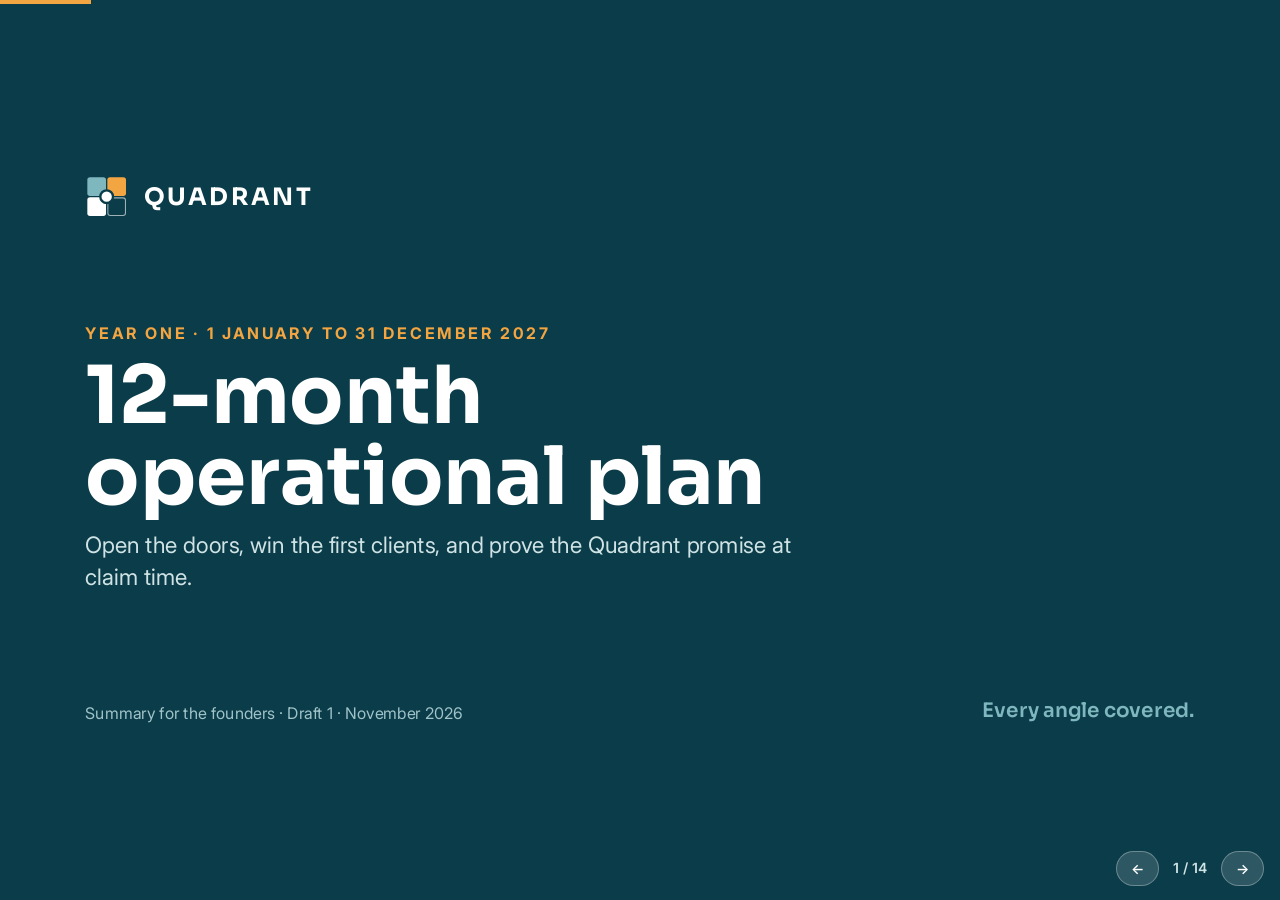
<file: plan/index.html>
<!doctype html><html lang="en"><head><meta charset="utf-8">
<meta name="viewport" content="width=device-width,initial-scale=1">
<title>Quadrant 2027 Plan Summary</title>
<link rel="preconnect" href="https://fonts.googleapis.com"><link rel="preconnect" href="https://fonts.gstatic.com" crossorigin>
<link rel="stylesheet" href="https://fonts.googleapis.com/css2?family=Sora:wght@400..800&family=Inter:wght@400;600;700&display=swap">
<style>
html,body{margin:0;height:100%;background:#0B3C49;overflow:hidden}
#stage{position:absolute;left:50%;top:50%;width:1920px;height:1080px;transform-origin:0 0}
#stage>section{position:absolute;inset:0;width:1920px;height:1080px;display:none}
#stage>section.on{display:flex}
#stage{counter-reset:page}
:root{--deep:#0B3C49;--deep2:#134E5E;--sea:#7FB7BE;--sun:#F2A541;--paper:#F6F4EF;--seatint:#E4F1F2;--suntint:#FDF0DB;--ink:#14303A;--muted:#56707A;--line:#D9E3E5;--rust:#9A5B1E}
body{font-family:'Inter',Arial,sans-serif;color:#14303A}
section{counter-increment:page;box-sizing:border-box;padding:128px 128px 160px;background:#F6F4EF;color:#14303A;display:flex;flex-direction:column;gap:44px;font-family:'Inter',Arial,sans-serif}
section.dark{background:#0B3C49;color:#E4F1F2}
section.sun{background:#F2A541;color:#0B3C49}
h1,h2,h3{font-family:'Sora',Arial,sans-serif;color:#0B3C49;margin:0}
h1{font-size:120px;font-weight:700;line-height:1.02}
h2{font-size:64px;font-weight:700;line-height:1.1}
h3{font-size:36px;font-weight:700;line-height:1.2}
p{font-size:30px;line-height:1.4;margin:0}
.dark h1,.dark h2,.dark h3{color:#FFFFFF}
.head{display:flex;flex-direction:column;gap:16px}
.eyebrow{font-size:24px;font-weight:700;letter-spacing:4px;text-transform:uppercase;color:#9A5B1E}
.dark .eyebrow{color:#F2A541}
.sun .eyebrow{color:#0B3C49}
.lead{font-size:34px;line-height:1.4;color:#14303A;width:1400px}
.dark .lead{color:#CFE3E5}
.muted{color:#56707A}
.small{font-size:24px;line-height:1.4}
.foot{position:absolute;left:128px;bottom:64px;width:1664px;display:flex;justify-content:space-between;align-items:center}
.foot p{font-size:24px;color:#56707A;letter-spacing:2px}
.dark .foot p{color:#9FC3C8}
.pg::after{content:counter(page)}
.row{display:flex;gap:32px}
.grid4{display:grid;grid-template-columns:1fr 1fr 1fr 1fr;gap:28px}
.grid3{display:grid;grid-template-columns:1fr 1fr 1fr;gap:28px}
.grid2{display:grid;grid-template-columns:1fr 1fr;gap:40px}
.card{background:#FFFFFF;border-radius:20px;padding:36px;display:flex;flex-direction:column;gap:14px;border:2px solid #D9E3E5}
.card p{font-size:26px;line-height:1.4;color:#14303A}
.card .lbl{font-size:24px;font-weight:700;letter-spacing:3px;text-transform:uppercase;color:#56707A}
.card.sea{background:#E4F1F2;border-color:#E4F1F2}
.card.sunt{background:#FDF0DB;border-color:#FDF0DB}
.card.deep{background:#0B3C49;border-color:#0B3C49}
.card.deep h3{color:#FFFFFF}
.card.deep p{color:#CFE3E5}
.card.deep .lbl{color:#F2A541}
.stat{font-family:'Sora',Arial,sans-serif;font-size:88px;font-weight:700;line-height:1;color:#0B3C49}
.dark .stat{color:#FFFFFF}
.unit{font-family:'Sora',Arial,sans-serif;font-size:30px;font-weight:600;color:#56707A}
.dark .unit{color:#7FB7BE}
.statcard{display:flex;flex-direction:column;gap:18px;border-top:6px solid #7FB7BE;padding-top:28px}
.statcard p{font-size:26px;color:#CFE3E5;line-height:1.4}
.bar{height:12px;border-radius:6px;background:#7FB7BE}
table{font-size:26px;color:#14303A;width:100%}
.dark table{color:#E4F1F2}
.pill{font-size:24px;font-weight:700;letter-spacing:2px;text-transform:uppercase;padding:8px 20px;border-radius:40px;background:#0B3C49;color:#FFFFFF}
.rise{animation:rise .6s cubic-bezier(.2,.7,.2,1) both;animation-delay:calc(var(--i,0) * 110ms)}
@keyframes rise{from{opacity:0;transform:translateY(28px)}to{opacity:1;transform:translateY(0)}}
.fadein{animation:fadein .8s ease both;animation-delay:calc(var(--i,0) * 110ms)}
@keyframes fadein{from{opacity:0}to{opacity:1}}
.grow{animation:grow .9s cubic-bezier(.2,.7,.2,1) both;animation-delay:calc(var(--i,0) * 120ms);transform-origin:left center}
@keyframes grow{from{opacity:0;transform:scaleX(0.05)}to{opacity:1;transform:scaleX(1)}}
.month{border-radius:16px;padding:24px 26px;display:flex;flex-direction:column;gap:8px;background:#FFFFFF;border:2px solid #D9E3E5}
.month .mn{font-family:'Sora',Arial,sans-serif;font-size:30px;font-weight:700;color:#0B3C49}
.month .mt{font-size:24px;line-height:1.3;color:#14303A}
.qlabel{font-family:'Sora',Arial,sans-serif;font-size:26px;font-weight:800;letter-spacing:3px;color:#9A5B1E}
.tick{display:flex;gap:18px;align-items:flex-start}
.tick p{font-size:28px;line-height:1.35}
.dot{width:22px;height:22px;border-radius:11px;background:#F2A541;margin-top:10px;flex:none}
.dot.sea{background:#7FB7BE}
.dot.deep{background:#0B3C49}
.lvl{font-size:24px;font-weight:700;padding:6px 16px;border-radius:30px;background:#F3D2C9;color:#7A2E1C}
.lvl.m{background:#FDF0DB;color:#7A4A12}
.statcard .stat,.card .stat{font-family:'Sora',Arial,sans-serif;font-size:88px;font-weight:700;line-height:1;color:#0B3C49}
.dark .statcard .stat,.card.deep .stat{color:#FFFFFF}
.card .qlabel{font-family:'Sora',Arial,sans-serif;font-size:26px;font-weight:800;letter-spacing:3px;color:#9A5B1E}

#stage>section{counter-increment:none}
#stage table{border-collapse:collapse} #stage th{font-weight:700;padding:12px 18px;border-bottom:3px solid #0B3C49} #stage td{padding:12px 18px;border-bottom:2px solid #D9E3E5}
.nav{position:fixed;bottom:14px;right:16px;display:flex;gap:8px;z-index:5;font:600 14px Inter,Arial,sans-serif}
.nav button{background:rgba(255,255,255,.14);color:#fff;border:1px solid rgba(255,255,255,.3);border-radius:20px;padding:8px 14px;cursor:pointer;font:inherit}
.nav span{color:#cfe3e5;padding:8px 6px}
.prog{position:fixed;left:0;top:0;height:4px;background:#F2A541;z-index:5;transition:width .3s}
</style></head><body>
<div class="prog" id="prog"></div>
<div id="stage"><section id="cover" class="dark" style="padding:128px;justify-content:space-between" data-transition="fade">
<div class="row fadein" style="align-items:center;gap:24px">
<svg aria-label="Quadrant logo" width="64" height="64" viewBox="0 0 64 64"><rect x="3" y="3" width="28" height="28" rx="4" fill="#7FB7BE"/><rect x="33" y="3" width="28" height="28" rx="4" fill="#F2A541"/><rect x="3" y="33" width="28" height="28" rx="4" fill="#FFFFFF"/><rect x="33.8" y="33.8" width="26.4" height="26.4" rx="3.6" fill="#0B3C49" stroke="#FFFFFF" stroke-opacity=".6" stroke-width="1.6"/><circle cx="32" cy="32" r="9.5" fill="#FFFFFF" stroke="#0B3C49" stroke-width="3.5"/></svg>
<p style="font-family:'Sora',Arial,sans-serif;font-size:36px;font-weight:700;letter-spacing:4px;color:#FFFFFF">QUADRANT</p>
</div>
<div class="head" style="width:1200px">
<p class="eyebrow rise" style="--i:1">Year one · 1 January to 31 December 2027</p>
<h1 class="rise" style="--i:2">12-month operational plan</h1>
<p class="lead rise" style="--i:3;width:1100px">Open the doors, win the first clients, and prove the Quadrant promise at claim time.</p>
</div>
<div class="row" style="justify-content:space-between;align-items:flex-end">
<p class="small" style="color:#9FC3C8">Summary for the founders · Draft 1 · November 2026</p>
<p style="font-family:'Sora',Arial,sans-serif;font-size:30px;font-weight:600;color:#7FB7BE">Every angle covered.</p>
</div>

</section>
<section id="glance" class="dark">
<div class="head">
<p class="eyebrow">Year one at a glance</p>
<h2>One job: build a profitable, compliant book on the strength of service</h2>
</div>
<p class="lead">Quadrant opens on 1 January 2027 as a PIA-licensed broker with four services: Motor (the priority), Family funeral, Liabilities and Property.</p>
<div class="grid4" style="margin-top:12px">
<div class="statcard rise" style="--i:1"><p class="stat">15<span class="unit"> m ZMW</span></p><p>premium placed with insurers in 2027</p></div>
<div class="statcard rise" style="--i:2;border-top-color:#F2A541"><p class="stat">2.25<span class="unit"> m ZMW</span></p><p>commission earned, about 15% of premium</p></div>
<div class="statcard rise" style="--i:3"><p class="stat">650</p><p>clients by December, plus 2,000 lives on funeral cover</p></div>
<div class="statcard rise" style="--i:4;border-top-color:#F2A541"><p class="stat">2.7<span class="unit"> m ZMW</span></p><p>shareholder funding for year one, with a 3-month buffer</p></div>
</div>
<div class="foot"><p>QUADRANT · 2027 operational plan</p><p class="pg"></p></div>

</section>
<section id="start">
<div class="head">
<p class="eyebrow">Starting point</p>
<h2>The brand is ready. Six weeks to open the doors.</h2>
</div>
<div class="grid2" style="flex:1">
<div class="card sea rise" style="--i:1">
<p class="lbl">Already in place</p>
<div class="tick"><div class="dot sea"></div><p>Name, logo and the Client Centre model</p></div>
<div class="tick"><div class="dot sea"></div><p>Website live, plus profile, brochures and videos</p></div>
<div class="tick"><div class="dot sea"></div><p>Values and a six-point Client Charter</p></div>
<div class="tick"><div class="dot sea"></div><p>Four founders with insurance and marketing skills</p></div>
<div class="tick"><div class="dot sea"></div><p>A fleet lead of about 62 vehicles</p></div>
</div>
<div class="card sunt rise" style="--i:2">
<p class="lbl">Must be done before 1 January</p>
<div class="tick"><div class="dot"></div><p>PIA broker licence in force</p></div>
<div class="tick"><div class="dot"></div><p>Shareholder capital paid in</p></div>
<div class="tick"><div class="dot"></div><p>Operating and client premium bank accounts</p></div>
<div class="tick"><div class="dot"></div><p>Terms signed with at least 3 insurers</p></div>
<div class="tick"><div class="dot"></div><p>Office, first four staff, vehicle, PI cover</p></div>
</div>
</div>
<div class="foot"><p>QUADRANT · 2027 operational plan</p><p class="pg"></p></div>

</section>
<section id="phases">
<div class="head">
<p class="eyebrow">The year in four phases</p>
<h2>Open, build, scale, then consolidate</h2>
</div>
<div class="grid4" style="flex:1">
<div class="card sea rise" style="--i:1"><p class="qlabel">Q1 · JAN–MAR</p><h3>Open and launch</h3><p>Sign insurers, place the fleet lead, hold the launch in February, get every process working.</p></div>
<div class="card sunt rise" style="--i:2"><p class="qlabel">Q2 · APR–JUN</p><h3>Build the book</h3><p>Launch Family funeral group schemes, go live on a broker system, push liabilities and property to SMEs.</p></div>
<div class="card rise" style="--i:3"><p class="qlabel">Q3 · JUL–SEP</p><h3>Scale and diversify</h3><p>Add a commercial executive and a claims officer, exhibit at the Lusaka Show, widen motor.</p></div>
<div class="card deep rise" style="--i:4"><p class="lbl">Q4 · OCT–DEC</p><h3>Consolidate and renew</h3><p>Reach monthly break-even, prepare the first renewals, approve the 2028 plan.</p></div>
</div>
<div class="foot"><p>QUADRANT · 2027 operational plan</p><p class="pg"></p></div>

</section>
<section id="priorities">
<div class="head">
<p class="eyebrow">Five priorities for 2027</p>
<h2>What success looks like by December</h2>
</div>
<div style="display:flex;flex-direction:column;gap:0">
<div class="row rise" style="--i:1;gap:40px;padding:22px 0;border-top:3px solid #0B3C49;align-items:baseline"><p class="qlabel" style="width:60px">01</p><h3 style="width:520px">Lead with Motor</h3><p style="width:1000px">About 600 vehicles insured, and the 62-vehicle fleet lead placed by the end of February.</p></div>
<div class="row rise" style="--i:2;gap:40px;padding:22px 0;border-top:2px solid #D9E3E5;align-items:baseline"><p class="qlabel" style="width:60px">02</p><h3 style="width:520px">Build a strong insurer panel</h3><p style="width:1000px">Terms with 7 to 8 PIA-licensed insurers, chosen on claims record first and price second.</p></div>
<div class="row rise" style="--i:3;gap:40px;padding:22px 0;border-top:2px solid #D9E3E5;align-items:baseline"><p class="qlabel" style="width:60px">03</p><h3 style="width:520px">Prove the Client Charter</h3><p style="width:1000px">95% of enquiries answered within a working day; every claim reported the same day.</p></div>
<div class="row rise" style="--i:4;gap:40px;padding:22px 0;border-top:2px solid #D9E3E5;align-items:baseline"><p class="qlabel" style="width:60px">04</p><h3 style="width:520px">Stay fully compliant</h3><p style="width:1000px">Every return on time, client premiums in a separate account, no adverse findings.</p></div>
<div class="row rise" style="--i:5;gap:40px;padding:22px 0;border-top:2px solid #D9E3E5;align-items:baseline"><p class="qlabel" style="width:60px">05</p><h3 style="width:520px">Reach break-even</h3><p style="width:1000px">Monthly commission earned covers monthly costs from November 2027.</p></div>
</div>
<div class="foot"><p>QUADRANT · 2027 operational plan</p><p class="pg"></p></div>

</section>
<section id="months">
<div class="head">
<p class="eyebrow">Month by month</p>
<h2>Twelve months, twelve themes</h2>
</div>
<div class="grid4" style="gap:28px">
<div style="display:flex;flex-direction:column;gap:16px;--i:1" class="rise">
<p class="qlabel">Q1</p>
<div class="month" style="border-color:#7FB7BE"><p class="mn">January</p><p class="mt">Open the doors: staff, insurers, systems</p></div>
<div class="month" style="border-color:#7FB7BE"><p class="mn">February</p><p class="mt">Launch event; place the fleet</p></div>
<div class="month" style="border-color:#7FB7BE"><p class="mn">March</p><p class="mt">Dealers and banks; first quarter close</p></div>
</div>
<div style="display:flex;flex-direction:column;gap:16px;--i:2" class="rise">
<p class="qlabel">Q2</p>
<div class="month" style="border-color:#F2A541"><p class="mn">April</p><p class="mt">Family funeral launch; broker system live</p></div>
<div class="month" style="border-color:#F2A541"><p class="mn">May</p><p class="mt">SME push; radio wave 1</p></div>
<div class="month" style="border-color:#F2A541"><p class="mn">June</p><p class="mt">Half-year review and re-forecast</p></div>
</div>
<div style="display:flex;flex-direction:column;gap:16px;--i:3" class="rise">
<p class="qlabel">Q3</p>
<div class="month"><p class="mn">July</p><p class="mt">Commercial executive starts; fleet risk service</p></div>
<div class="month"><p class="mn">August</p><p class="mt">Lusaka Agricultural and Commercial Show</p></div>
<div class="month"><p class="mn">September</p><p class="mt">Second claims officer; claims review</p></div>
</div>
<div style="display:flex;flex-direction:column;gap:16px;--i:4" class="rise">
<p class="qlabel">Q4</p>
<div class="month" style="border-color:#0B3C49"><p class="mn">October</p><p class="mt">Rainy-season readiness; 2028 budget</p></div>
<div class="month" style="border-color:#0B3C49"><p class="mn">November</p><p class="mt">Renewal reviews; road-safety campaign</p></div>
<div class="month" style="border-color:#0B3C49"><p class="mn">December</p><p class="mt">Close the year; 2028 plan approved</p></div>
</div>
</div>
<div class="foot"><p>QUADRANT · 2027 operational plan</p><p class="pg"></p></div>

</section>
<section id="kpis">
<div class="head">
<p class="eyebrow">Milestones and KPIs</p>
<h2>Quarterly gates, measured the way clients judge us</h2>
</div>
<table class="fadein" style="font-size:28px">
<tr><th style="width:52%;text-align:left">End of quarter</th><th style="text-align:right">Q1</th><th style="text-align:right">Q2</th><th style="text-align:right">Q3</th><th style="text-align:right">Q4</th></tr>
<tr><td>Premium placed, cumulative (ZMW)</td><td style="text-align:right">1.92m</td><td style="text-align:right">5.4m</td><td style="text-align:right">9.87m</td><td style="text-align:right">15m</td></tr>
<tr><td>Clients, cumulative</td><td style="text-align:right">60</td><td style="text-align:right">220</td><td style="text-align:right">420</td><td style="text-align:right">650</td></tr>
<tr><td>Vehicles insured</td><td style="text-align:right">150</td><td style="text-align:right">290</td><td style="text-align:right">440</td><td style="text-align:right">600</td></tr>
<tr><td>Lives on funeral cover</td><td style="text-align:right">0</td><td style="text-align:right">500</td><td style="text-align:right">1,200</td><td style="text-align:right">2,000</td></tr>
<tr><td>Insurers with signed terms</td><td style="text-align:right">5</td><td style="text-align:right">7</td><td style="text-align:right">8</td><td style="text-align:right">8</td></tr>
<tr><td>Enquiries answered within 1 working day</td><td style="text-align:right">95%</td><td style="text-align:right">95%</td><td style="text-align:right">95%</td><td style="text-align:right">95%</td></tr>
<tr><td>Claims reported to insurer the same day</td><td style="text-align:right">100%</td><td style="text-align:right">100%</td><td style="text-align:right">100%</td><td style="text-align:right">100%</td></tr>
<tr><td>Regulatory returns on time</td><td style="text-align:right">100%</td><td style="text-align:right">100%</td><td style="text-align:right">100%</td><td style="text-align:right">100%</td></tr>
</table>
<div class="foot"><p>QUADRANT · 2027 operational plan</p><p class="pg"></p></div>

</section>
<section id="sales">
<div class="head">
<p class="eyebrow">Sales and marketing</p>
<h2>Motor first, then the whole picture</h2>
</div>
<div class="row" style="gap:64px;flex:1">
<div style="display:flex;flex-direction:column;gap:30px;width:1000px">
<p class="small muted">2027 premium placed, by service (ZMW)</p>
<div style="display:flex;flex-direction:column;gap:10px"><div class="row" style="justify-content:space-between"><p><b>Motor</b> · about 600 vehicles</p><p><b>9m</b></p></div><div class="bar grow" style="width:1000px;--i:1"></div></div>
<div style="display:flex;flex-direction:column;gap:10px"><div class="row" style="justify-content:space-between;width:400px"><p><b>Property</b></p><p><b>3m</b></p></div><div class="bar grow" style="width:333px;background:#0B3C49;--i:2"></div></div>
<div style="display:flex;flex-direction:column;gap:10px"><div class="row" style="justify-content:space-between;width:400px"><p><b>Liabilities</b></p><p><b>1.5m</b></p></div><div class="bar grow" style="width:167px;background:#56707A;--i:3"></div></div>
<div style="display:flex;flex-direction:column;gap:10px"><div class="row" style="justify-content:space-between;width:400px"><p><b>Family funeral</b></p><p><b>1.5m</b></p></div><div class="bar grow" style="width:167px;background:#F2A541;--i:4"></div></div>
<p class="small muted">Channels: direct sales, dealers and banks, associations and churches, WhatsApp and social media, radio, the launch and the Lusaka Show.</p>
</div>
<div class="card deep rise" style="--i:3;width:600px">
<p class="lbl">First reference client</p>
<h3>The fleet lead</h3>
<p>About 62 vehicles, 40 already identified. Compare at least four insurers in January and bind cover by 28 February.</p>
<p>Worth about ZMW 1.1m in premium and ZMW 140k in commission a year. Then offer liability, property and a staff funeral scheme.</p>
</div>
</div>
<div class="foot"><p>QUADRANT · 2027 operational plan</p><p class="pg"></p></div>

</section>
<section id="team">
<div class="head">
<p class="eyebrow">People</p>
<h2>A lean team that grows with the book</h2>
</div>
<div class="grid4">
<div class="card rise" style="--i:1"><p class="lbl">Managing Director</p><p>Licence, PIA, board, senior insurer relationships, largest clients</p></div>
<div class="card rise" style="--i:2"><p class="lbl">Technical and Claims</p><p>Insurer panel, placing, wordings, claims advocacy</p></div>
<div class="card rise" style="--i:3"><p class="lbl">Marketing and Client Experience</p><p>Brand, campaigns, referral partners, the Client Charter</p></div>
<div class="card rise" style="--i:4"><p class="lbl">Operations and Programmes</p><p>Office, people, systems, finance, compliance, this plan</p></div>
</div>
<div class="grid4" style="gap:28px">
<div class="statcard fadein" style="--i:5;border-top-color:#0B3C49"><p class="stat" style="font-size:72px">8</p><p style="color:#14303A">January: 4 founders, account executive, claims officer, finance and compliance officer, administrator</p></div>
<div class="statcard fadein" style="--i:6;border-top-color:#7FB7BE"><p class="stat" style="font-size:72px">10</p><p style="color:#14303A">April: driver and messenger (Feb), Family and group schemes executive</p></div>
<div class="statcard fadein" style="--i:7;border-top-color:#F2A541"><p class="stat" style="font-size:72px">11</p><p style="color:#14303A">July: Commercial executive for liabilities and property</p></div>
<div class="statcard fadein" style="--i:8;border-top-color:#56707A"><p class="stat" style="font-size:72px">12</p><p style="color:#14303A">September: second claims and client service officer</p></div>
</div>
<div class="foot"><p>QUADRANT · 2027 operational plan</p><p class="pg"></p></div>

</section>
<section id="trust" class="dark">
<div class="head">
<p class="eyebrow">Insurers, compliance and claims</p>
<h2>Trust and reliability, built into the routine</h2>
</div>
<div class="grid3" style="flex:1">
<div class="statcard rise" style="--i:1"><h3>Insurer panel</h3><p>5 PIA-licensed insurers by 31 January, 7 to 8 by May. Chosen on claims record first (30%), then strength, product fit, service and terms.</p><p>Performance reviews in May, August and November.</p></div>
<div class="statcard rise" style="--i:2;border-top-color:#F2A541"><h3>Compliance</h3><p>Client premiums in a separate account, two signatories, reconciled monthly.</p><p>AML, data protection and complaints policies from January. Every PIA return on time.</p></div>
<div class="statcard rise" style="--i:3"><h3>Claims</h3><p>Reported to the insurer the same working day. Weekly updates until settlement.</p><p>Escalation after 5 working days. Rainy-season and festive readiness every year.</p></div>
</div>
<div class="foot"><p>QUADRANT · 2027 operational plan</p><p class="pg"></p></div>

</section>
<section id="budget">
<div class="head">
<p class="eyebrow">Indicative budget</p>
<h2>A first-year loss, then break-even by November</h2>
</div>
<div class="row" style="gap:80px;flex:1;align-items:stretch">
<div style="display:flex;flex-direction:column;gap:18px;width:860px">
<p class="small muted">Commission earned vs operating costs, by quarter (ZMW thousands)</p>
<div class="row" style="gap:56px;align-items:flex-end;height:420px;border-bottom:3px solid #0B3C49">
<div class="row" style="gap:10px;align-items:flex-end;width:160px"><div class="fadein" style="--i:1;width:72px;height:119px;background:#7FB7BE;border-radius:8px 8px 0 0"></div><div class="fadein" style="--i:1;width:72px;height:400px;background:#0B3C49;border-radius:8px 8px 0 0"></div></div>
<div class="row" style="gap:10px;align-items:flex-end;width:160px"><div class="fadein" style="--i:2;width:72px;height:233px;background:#7FB7BE;border-radius:8px 8px 0 0"></div><div class="fadein" style="--i:2;width:72px;height:327px;background:#0B3C49;border-radius:8px 8px 0 0"></div></div>
<div class="row" style="gap:10px;align-items:flex-end;width:160px"><div class="fadein" style="--i:3;width:72px;height:301px;background:#7FB7BE;border-radius:8px 8px 0 0"></div><div class="fadein" style="--i:3;width:72px;height:348px;background:#0B3C49;border-radius:8px 8px 0 0"></div></div>
<div class="row" style="gap:10px;align-items:flex-end;width:160px"><div class="fadein" style="--i:4;width:72px;height:346px;background:#7FB7BE;border-radius:8px 8px 0 0"></div><div class="fadein" style="--i:4;width:72px;height:354px;background:#0B3C49;border-radius:8px 8px 0 0"></div></div>
</div>
<div class="row" style="gap:56px"><p class="small" style="width:160px">Q1<br>268 / 901</p><p class="small" style="width:160px">Q2<br>525 / 737</p><p class="small" style="width:160px">Q3<br>679 / 783</p><p class="small" style="width:160px">Q4<br>779 / 797</p></div>
<div class="row" style="gap:32px;align-items:center"><div style="width:24px;height:24px;background:#7FB7BE;border-radius:4px"></div><p class="small">Commission earned</p><div style="width:24px;height:24px;background:#0B3C49;border-radius:4px"></div><p class="small">Operating costs</p></div>
</div>
<div style="display:flex;flex-direction:column;gap:16px;width:724px">
<div class="card rise" style="--i:2"><p class="lbl">2027 result</p><p><b>2.25m</b> commission vs <b>3.22m</b> costs: a <b>0.97m</b> loss, normal for a new broker.</p></div>
<div class="card rise" style="--i:3"><p class="lbl">Set-up spend</p><p><b>670k</b>: office fit-out, laptops and phones, solar back-up, a used company vehicle.</p></div>
<div class="card deep rise" style="--i:4"><p class="lbl">Shareholder funding</p><p class="stat" style="font-size:60px;color:#FFFFFF">2.7<span class="unit"> m ZMW</span></p><p>3.3m if premium comes in 30% below plan. Excludes tax and any PIA capital requirement.</p></div>
</div>
</div>
<div class="foot"><p>QUADRANT · 2027 operational plan</p><p class="pg"></p></div>

</section>
<section id="risks">
<div class="head">
<p class="eyebrow">Risks</p>
<h2>What could knock the plan off course</h2>
</div>
<table class="fadein" style="font-size:27px">
<tr><th style="width:36%;text-align:left">Risk</th><th style="width:14%;text-align:left">Impact</th><th style="text-align:left">Mitigation</th></tr>
<tr><td>PIA licence not in force by 1 January</td><td>High</td><td>Weekly follow-up; no business placed until licensed</td></tr>
<tr><td>Insurers slow to sign, or weak terms</td><td>High</td><td>Approach 8 to land 5; use the founders’ relationships</td></tr>
<tr><td>Fleet lead delayed or lost</td><td>High</td><td>Engage in December; pipeline of 10 other fleets</td></tr>
<tr><td>Sales grow slower than planned</td><td>High</td><td>Hold hiring and marketing at each gate; downside funding identified</td></tr>
<tr><td>Insurers delay or dispute claims</td><td>High</td><td>Choose on claims record; escalate; move business at renewal</td></tr>
<tr><td>Load-shedding and connectivity</td><td>Medium</td><td>Solar and battery back-up; cloud systems</td></tr>
<tr><td>Kwacha and repair-cost inflation</td><td>Medium</td><td>Sum-insured reviews in October; 10% budget contingency</td></tr>
</table>
<div class="foot"><p>QUADRANT · 2027 operational plan</p><p class="pg"></p></div>

</section>
<section id="decisions">
<div class="head">
<p class="eyebrow">Decisions needed before 15 December 2026</p>
<h2>Six calls the founders make now</h2>
</div>
<div class="grid3" style="flex:1">
<div class="card sunt rise" style="--i:1"><p class="qlabel">01</p><h3>Licence date</h3><p>Confirm the PIA licence will be in force by 1 January.</p></div>
<div class="card sunt rise" style="--i:2"><p class="qlabel">02</p><h3>Funding</h3><p>Agree about ZMW 2.7m of shareholder funding, and when it is paid.</p></div>
<div class="card sunt rise" style="--i:3"><p class="qlabel">03</p><h3>Founder pay</h3><p>The plan assumes ZMW 15,000 per founder per month.</p></div>
<div class="card rise" style="--i:4"><p class="qlabel">04</p><h3>Vehicle</h3><p>Buy a used vehicle for ZMW 300,000, or lease.</p></div>
<div class="card rise" style="--i:5"><p class="qlabel">05</p><h3>First insurers</h3><p>Shortlist eight to approach, to sign five by 31 January.</p></div>
<div class="card rise" style="--i:6"><p class="qlabel">06</p><h3>Office</h3><p>Choose the Lusaka location; the address goes on every document.</p></div>
</div>
<div class="foot"><p>QUADRANT · 2027 operational plan</p><p class="pg"></p></div>

</section>
<section id="close" class="sun" style="padding:128px;justify-content:center;gap:40px">
<p class="eyebrow fadein">Quadrant Insurance Brokers</p>
<h1 class="rise" style="--i:1;width:1500px">You at the centre. Every angle covered.</h1>
<p class="lead rise" style="--i:2;width:1300px;color:#0B3C49">Doors open 1 January 2027. The full plan, Gantt timeline and budget workbook have every detail behind this summary.</p>

</section>
</div>
<div class="nav"><button id="prev" aria-label="Previous slide">&#8592;</button><span id="count"></span><button id="next" aria-label="Next slide">&#8594;</button></div>
<script>
const S=[...document.querySelectorAll('#stage>section')];let i=0;
S.forEach((s,k)=>{const p=s.querySelector('.pg');if(p){p.classList.remove('pg');p.textContent=k+1;}});
function fit(){const st=document.getElementById('stage');const k=Math.min(innerWidth/1920,innerHeight/1080);st.style.transform=`scale(${k}) translate(-50%,-50%)`;st.style.transformOrigin='0 0';st.style.left='50%';st.style.top='50%';st.style.transform=`translate(-50%,-50%) scale(${k})`;st.style.transformOrigin='center center';st.style.marginLeft='0';}
function show(n){i=Math.max(0,Math.min(S.length-1,n));S.forEach((s,k)=>s.classList.toggle('on',k===i));document.getElementById('count').textContent=(i+1)+' / '+S.length;document.getElementById('prog').style.width=((i+1)/S.length*100)+'%';history.replaceState(null,'','#'+(i+1));}
addEventListener('resize',fit);
addEventListener('keydown',e=>{if(['ArrowRight','PageDown',' '].includes(e.key)){e.preventDefault();show(i+1)}if(['ArrowLeft','PageUp'].includes(e.key))show(i-1);if(e.key==='Home')show(0);if(e.key==='End')show(S.length-1)});
document.getElementById('next').onclick=()=>show(i+1);document.getElementById('prev').onclick=()=>show(i-1);
let x0=null;addEventListener('touchstart',e=>x0=e.touches[0].clientX,{passive:true});addEventListener('touchend',e=>{if(x0===null)return;const d=e.changedTouches[0].clientX-x0;if(Math.abs(d)>40)show(i+(d<0?1:-1));x0=null});
document.getElementById('stage').addEventListener('click',e=>{show(e.clientX>innerWidth/2?i+1:i-1)});
fit();show(Math.max(0,(parseInt(location.hash.slice(1))||1)-1));
</script></body></html>
</file>
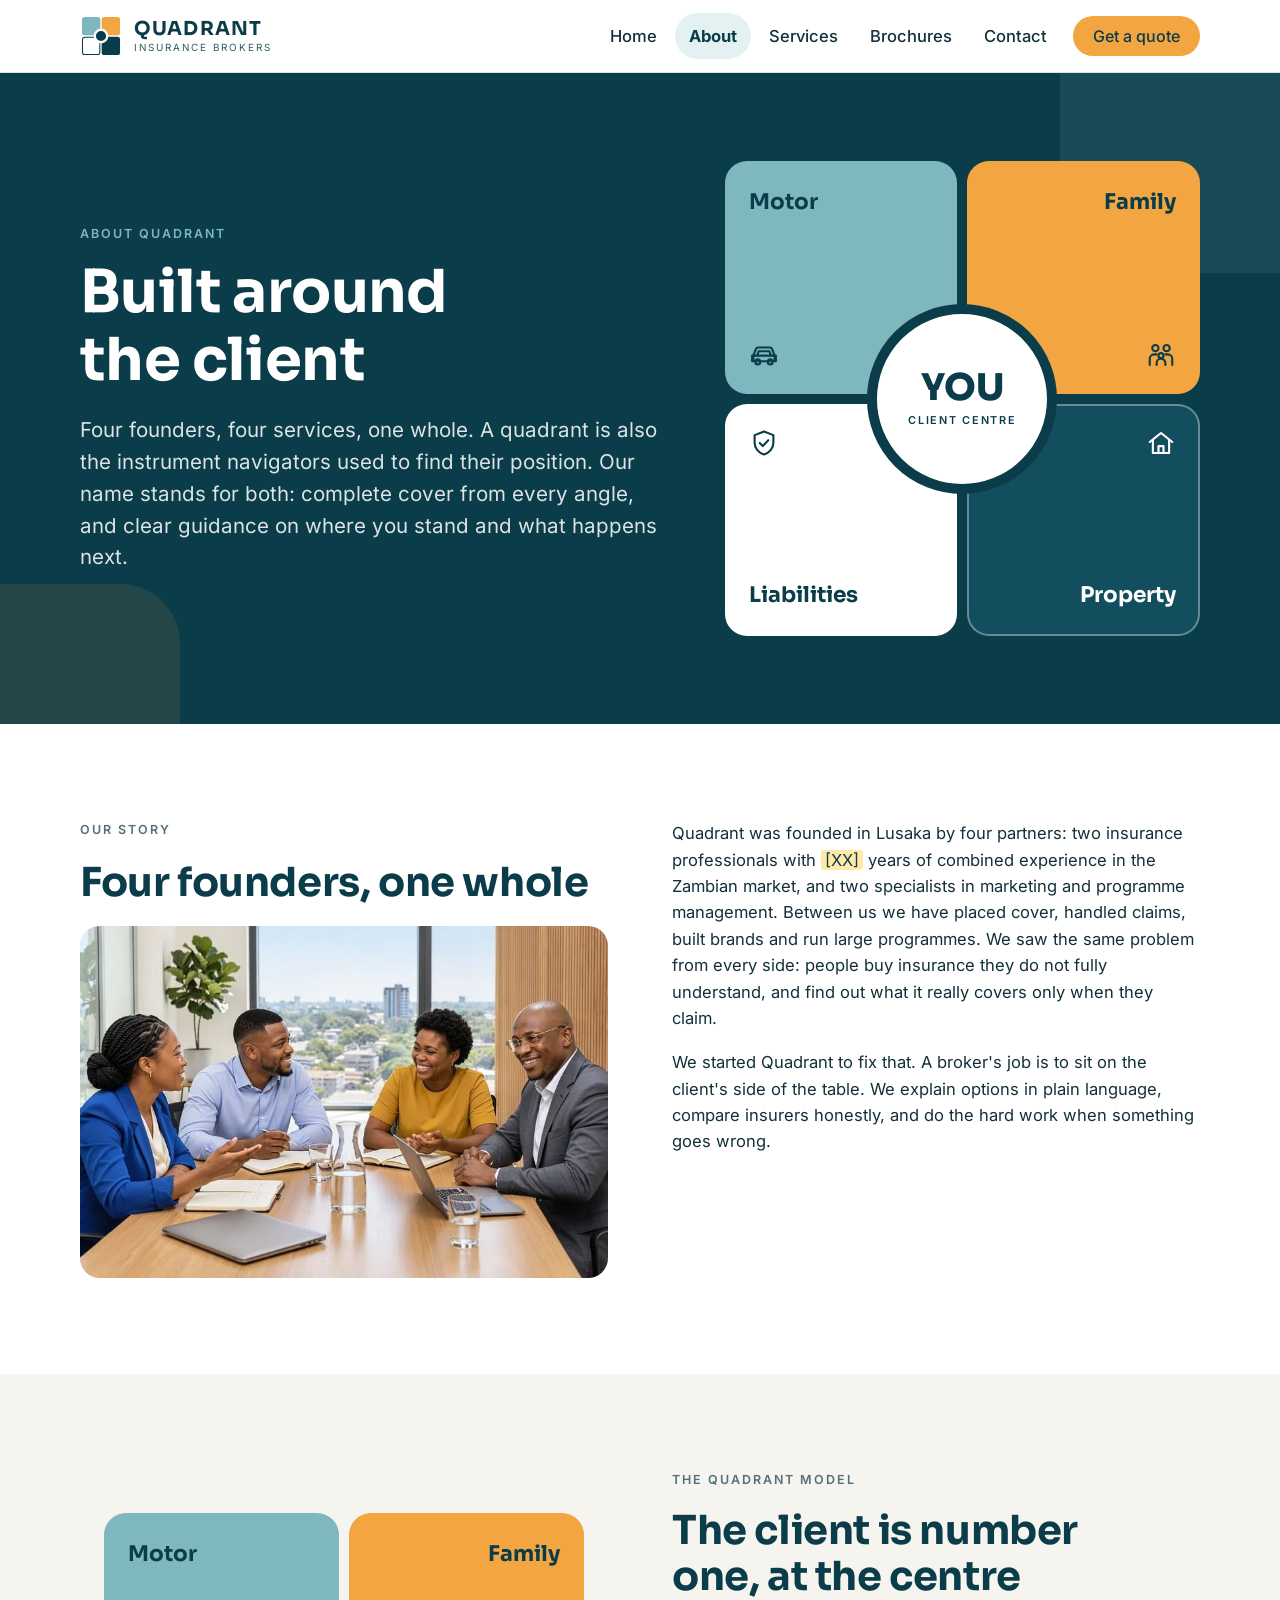
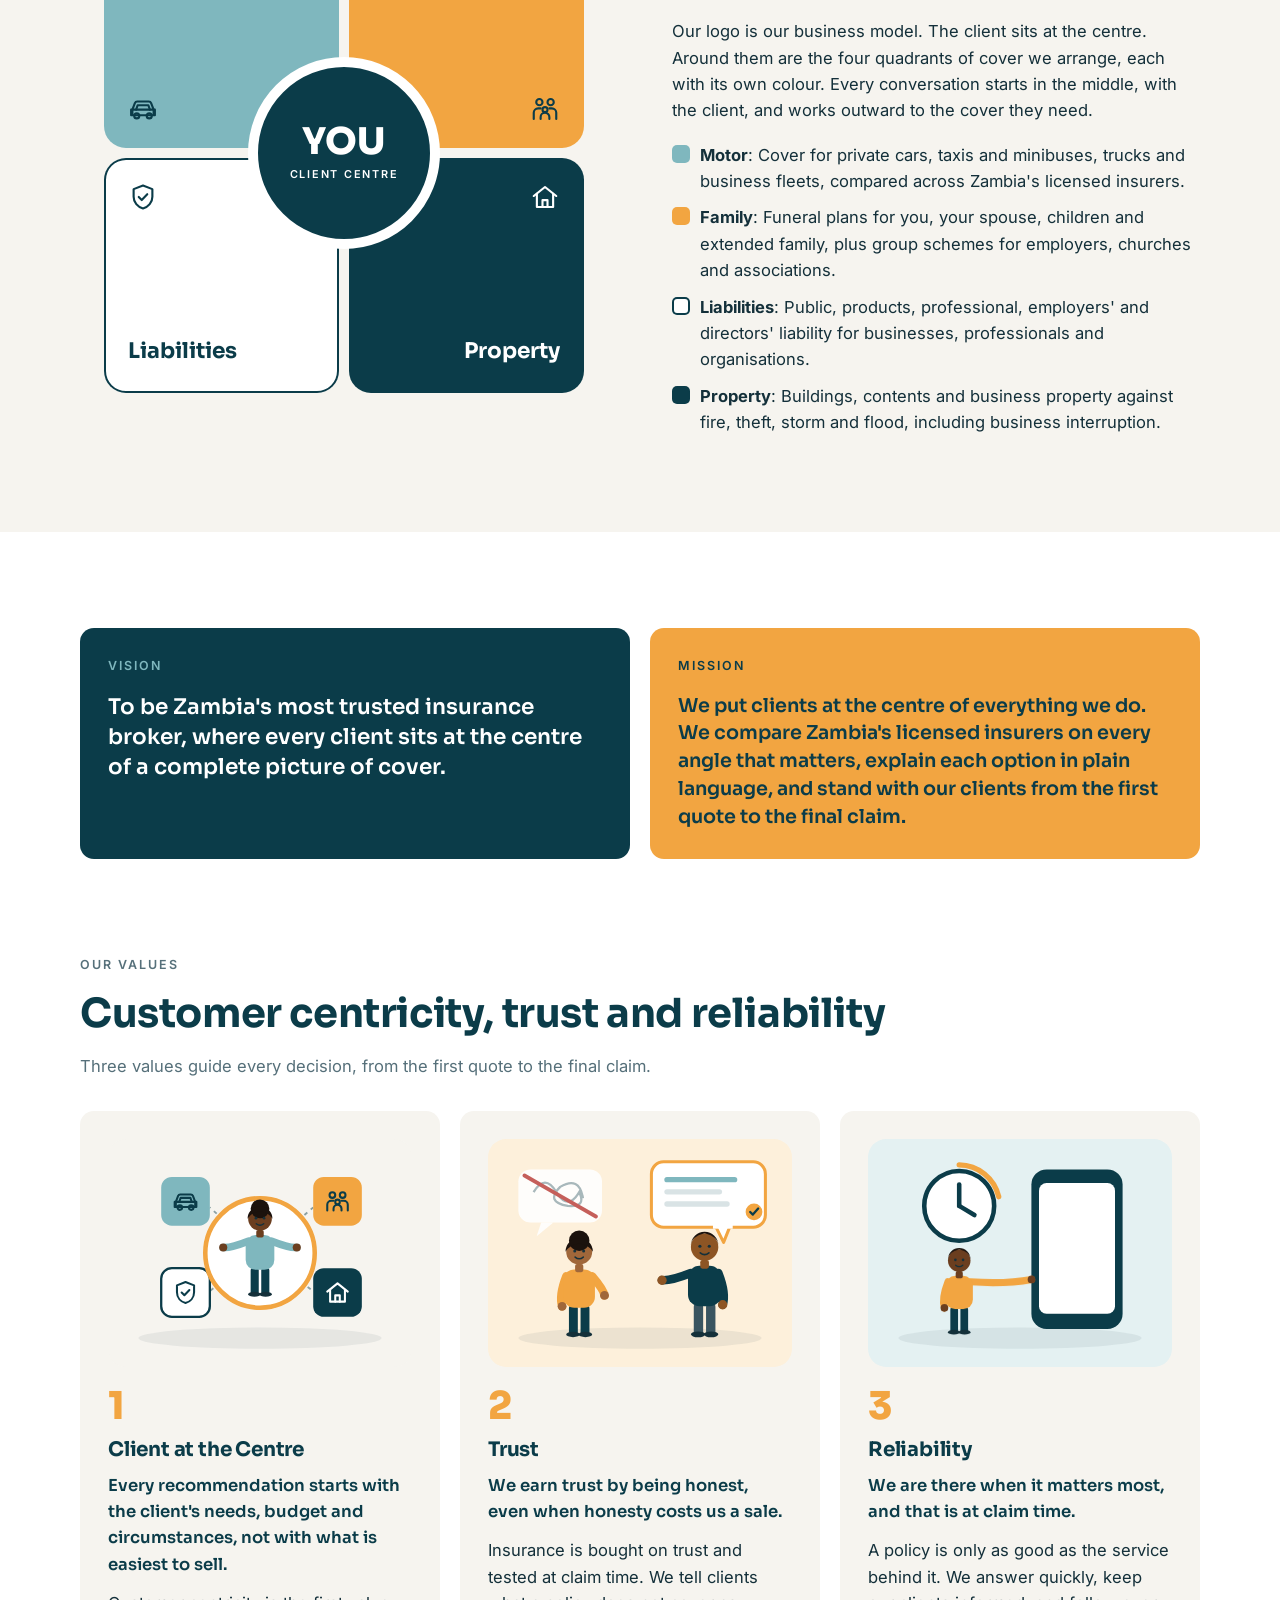
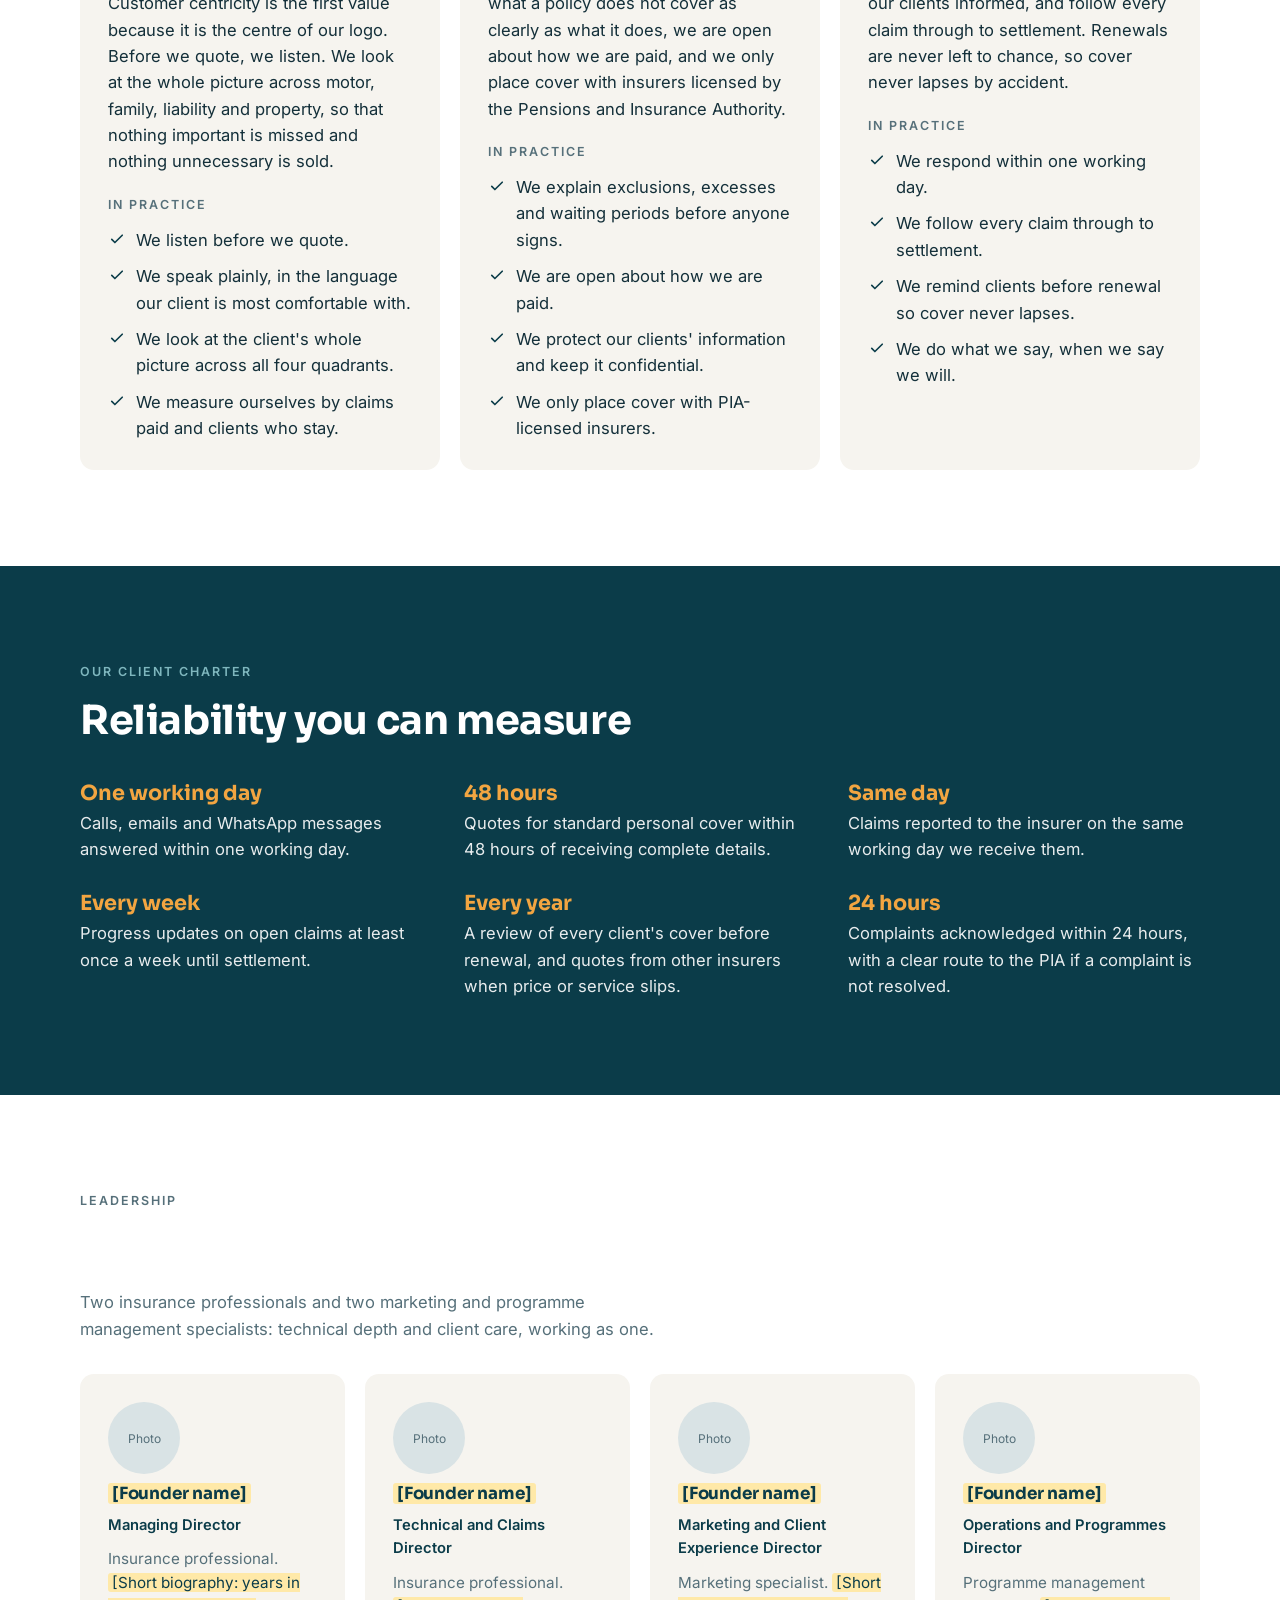
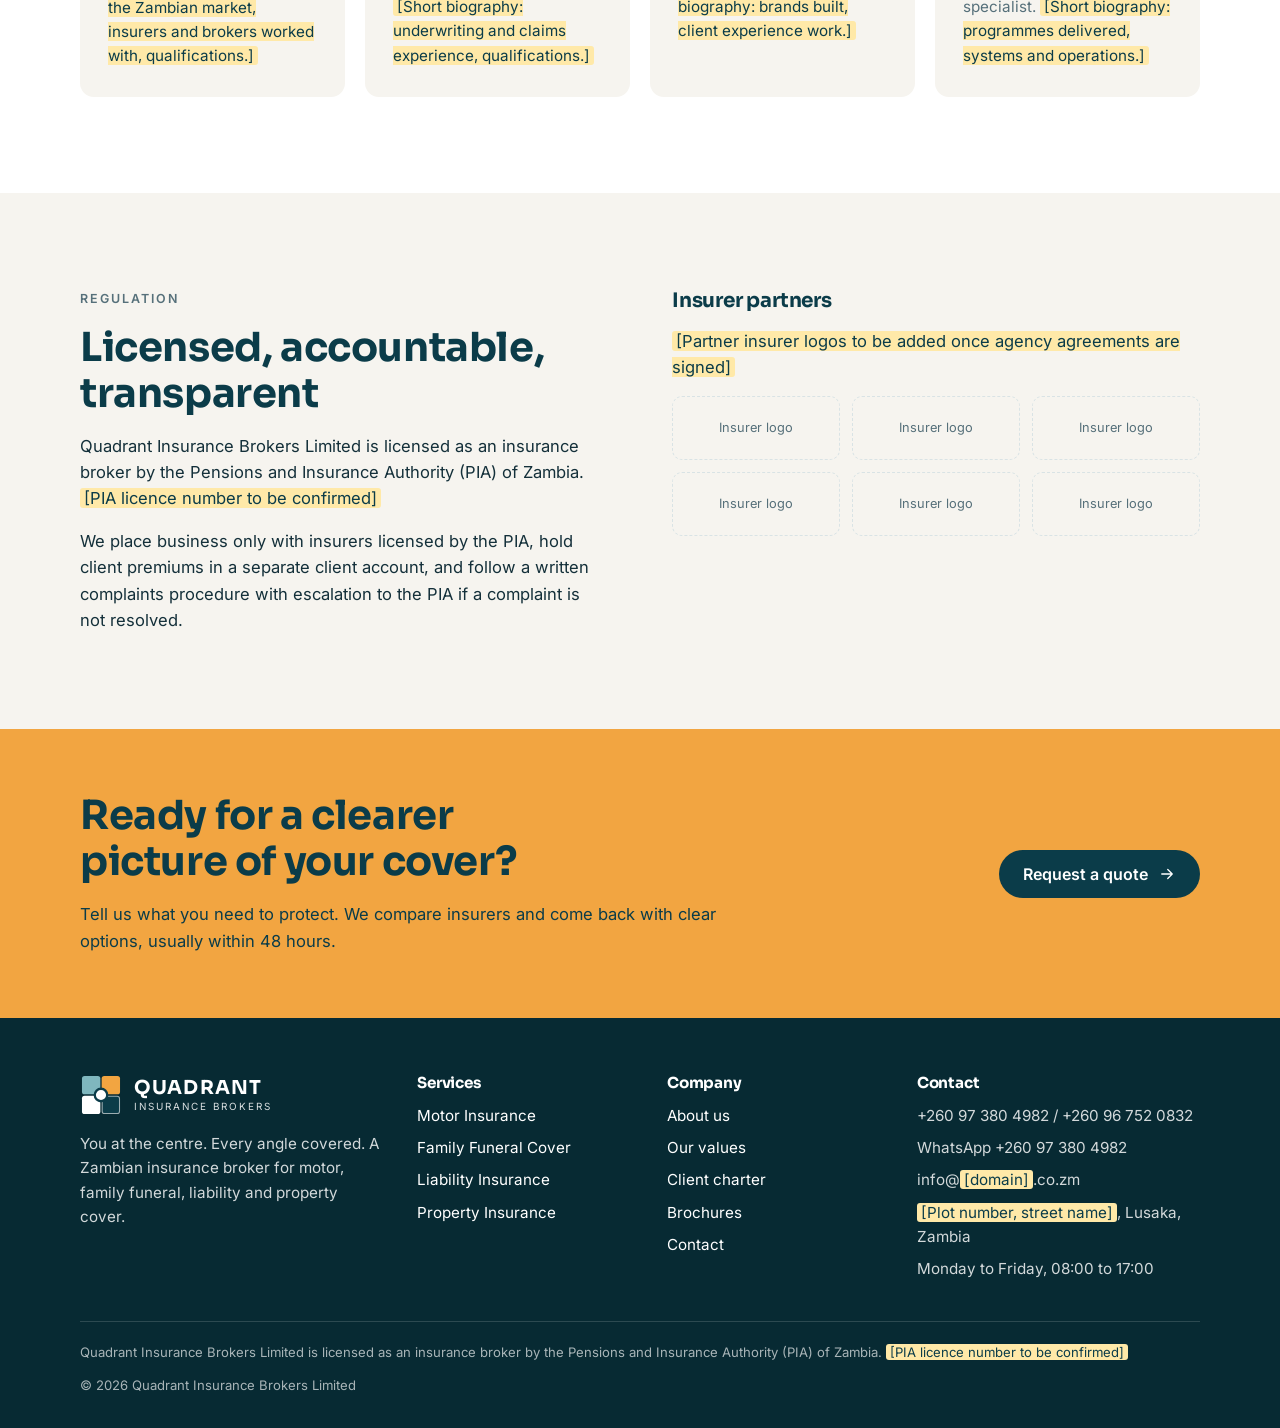
<file: about.html>
<!doctype html><html lang="en"><head><meta charset="utf-8"><meta name="viewport" content="width=device-width, initial-scale=1, viewport-fit=cover"><meta name="claude:viewport-fit-sides" content="cover"><title>About Quadrant Insurance Brokers</title><meta name="description" content="Our story, vision, mission, values and client charter."><link rel="icon" href="data:image/svg+xml,%3Csvg%20xmlns%3D%22http%3A//www.w3.org/2000/svg%22%20width%3D%2264%22%20height%3D%2264%22%20viewBox%3D%220%200%2064%2064%22%20aria-hidden%3D%22true%22%3E%3Crect%20x%3D%223%22%20y%3D%223%22%20width%3D%2228%22%20height%3D%2228%22%20rx%3D%224%22%20fill%3D%22%237FB7BE%22/%3E%3Crect%20x%3D%2233%22%20y%3D%223%22%20width%3D%2228%22%20height%3D%2228%22%20rx%3D%224%22%20fill%3D%22%23F2A541%22/%3E%3Crect%20x%3D%223.8%22%20y%3D%2233.8%22%20width%3D%2226.4%22%20height%3D%2226.4%22%20rx%3D%223.6%22%20fill%3D%22%23FFFFFF%22%20stroke%3D%22%230B3C49%22%20stroke-width%3D%221.6%22/%3E%3Crect%20x%3D%2233%22%20y%3D%2233%22%20width%3D%2228%22%20height%3D%2228%22%20rx%3D%224%22%20fill%3D%22%230B3C49%22/%3E%3Ccircle%20cx%3D%2232%22%20cy%3D%2232%22%20r%3D%229.5%22%20fill%3D%22%230B3C49%22%20stroke%3D%22%23FFFFFF%22%20stroke-width%3D%223.5%22/%3E%3C/svg%3E"><link rel="stylesheet" href="assets/site.css"></head><body><header class="site-head"><div class="wrap head-in">
<a class="lockup" href="index.html" aria-label="Quadrant Insurance Brokers home"><svg class="mark" width="42" height="42" viewBox="0 0 64 64" aria-hidden="true"><rect x="3" y="3" width="28" height="28" rx="4" fill="#7FB7BE"/><rect x="33" y="3" width="28" height="28" rx="4" fill="#F2A541"/><rect x="3.8" y="33.8" width="26.4" height="26.4" rx="3.6" fill="#FFFFFF" stroke="#0B3C49" stroke-width="1.6"/><rect x="33" y="33" width="28" height="28" rx="4" fill="#0B3C49"/><circle cx="32" cy="32" r="9.5" fill="#0B3C49" stroke="#FFFFFF" stroke-width="3.5"/></svg><span class="lk-txt"><span class="lk-name" style="color:#0B3C49">QUADRANT</span><span class="lk-sub" style="color:#0B3C49">Insurance Brokers</span></span></a>
<button class="menu-btn" aria-label="Menu" aria-expanded="false"><svg width="28" height="28" viewBox="0 0 24 24" fill="none" stroke="currentColor" stroke-width="2" stroke-linecap="round"><path d="M4 7h16M4 12h16M4 17h16"/></svg></button>
<nav class="nav" aria-label="Main"><a href="index.html">Home</a><a href="about.html" aria-current="page">About</a><a href="services.html">Services</a><a href="brochures.html">Brochures</a><a href="contact.html">Contact</a><a class="btn" href="contact.html">Get a quote</a></nav></div></header><main>
<section class="hero"><div class="wrap hero-grid">
 <div><div class="eyebrow" style="color:var(--sea)">About Quadrant</div><h1 style="margin-top:14px">Built around the client</h1>
  <p class="lead">Four founders, four services, one whole. A quadrant is also the instrument navigators used to find their position. Our name stands for both: complete cover from every angle, and clear guidance on where you stand and what happens next.</p></div><div><div class="qgrid" aria-label="Our four services around the client"><a class="q-motor" href="motor.html"><span>Motor</span><svg class="ic" width="30" height="30" viewBox="0 0 24 24" fill="none" stroke="currentColor" stroke-width="1.7" stroke-linecap="round" stroke-linejoin="round" aria-hidden="true"><path d="M3.5 16.5v-4l2-5.2A2 2 0 0 1 7.4 6h9.2a2 2 0 0 1 1.9 1.3l2 5.2v4"/><path d="M2.5 12.5h19v4.5h-19z"/><circle cx="7" cy="17.5" r="2"/><circle cx="17" cy="17.5" r="2"/><path d="M6.5 12.5l1.2-3.5h8.6l1.2 3.5"/></svg></a><a class="q-family" href="family.html"><span>Family</span><svg class="ic" width="30" height="30" viewBox="0 0 24 24" fill="none" stroke="currentColor" stroke-width="1.7" stroke-linecap="round" stroke-linejoin="round" aria-hidden="true"><circle cx="7.5" cy="6.5" r="2.5"/><circle cx="16.5" cy="6.5" r="2.5"/><circle cx="12" cy="12.5" r="2"/><path d="M3 20v-5a3.5 3.5 0 0 1 3.5-3.5h2"/><path d="M21 20v-5a3.5 3.5 0 0 0-3.5-3.5h-2"/><path d="M8.5 20v-1.5a3.5 3.5 0 0 1 7 0V20"/></svg></a><a class="q-liabilities" href="liabilities.html"><span>Liabilities</span><svg class="ic" width="30" height="30" viewBox="0 0 24 24" fill="none" stroke="currentColor" stroke-width="1.7" stroke-linecap="round" stroke-linejoin="round" aria-hidden="true"><path d="M12 2.8l7.5 2.9v6c0 4.6-3.2 8.3-7.5 9.5-4.3-1.2-7.5-4.9-7.5-9.5v-6z"/><path d="M8.6 12l2.4 2.4 4.4-4.6"/></svg></a><a class="q-property" href="property.html"><span>Property</span><svg class="ic" width="30" height="30" viewBox="0 0 24 24" fill="none" stroke="currentColor" stroke-width="1.7" stroke-linecap="round" stroke-linejoin="round" aria-hidden="true"><path d="M3 11.2 12 4l9 7.2"/><path d="M5.5 9.5V20h13V9.5"/><path d="M10 20v-5.5h4V20"/></svg></a><div class="you" aria-hidden="true"><b>YOU</b><small>CLIENT CENTRE</small></div></div></div></div></section>

<section class="band"><div class="wrap split">
 <div class="stack" style="gap:20px"><div class="eyebrow">Our story</div><h2>Four founders, one whole</h2><div class="pic"><img src="assets/photos/team.jpg" alt="The Quadrant founders in a team meeting" loading="lazy"></div></div>
 <div class="stack" style="gap:18px"><p>Quadrant was founded in Lusaka by four partners: two insurance professionals with <span class="ph">[XX]</span> years of combined experience in the Zambian market, and two specialists in marketing and programme management. Between us we have placed cover, handled claims, built brands and run large programmes. We saw the same problem from every side: people buy insurance they do not fully understand, and find out what it really covers only when they claim.</p><p>We started Quadrant to fix that. A broker&#x27;s job is to sit on the client&#x27;s side of the table. We explain options in plain language, compare insurers honestly, and do the hard work when something goes wrong.</p></div></div></section>

<section class="band" style="background:var(--paper)"><div class="wrap split" style="align-items:center">
 <div><div class="qgrid light" aria-label="Our four services around the client"><a class="q-motor" href="motor.html"><span>Motor</span><svg class="ic" width="30" height="30" viewBox="0 0 24 24" fill="none" stroke="currentColor" stroke-width="1.7" stroke-linecap="round" stroke-linejoin="round" aria-hidden="true"><path d="M3.5 16.5v-4l2-5.2A2 2 0 0 1 7.4 6h9.2a2 2 0 0 1 1.9 1.3l2 5.2v4"/><path d="M2.5 12.5h19v4.5h-19z"/><circle cx="7" cy="17.5" r="2"/><circle cx="17" cy="17.5" r="2"/><path d="M6.5 12.5l1.2-3.5h8.6l1.2 3.5"/></svg></a><a class="q-family" href="family.html"><span>Family</span><svg class="ic" width="30" height="30" viewBox="0 0 24 24" fill="none" stroke="currentColor" stroke-width="1.7" stroke-linecap="round" stroke-linejoin="round" aria-hidden="true"><circle cx="7.5" cy="6.5" r="2.5"/><circle cx="16.5" cy="6.5" r="2.5"/><circle cx="12" cy="12.5" r="2"/><path d="M3 20v-5a3.5 3.5 0 0 1 3.5-3.5h2"/><path d="M21 20v-5a3.5 3.5 0 0 0-3.5-3.5h-2"/><path d="M8.5 20v-1.5a3.5 3.5 0 0 1 7 0V20"/></svg></a><a class="q-liabilities" href="liabilities.html"><span>Liabilities</span><svg class="ic" width="30" height="30" viewBox="0 0 24 24" fill="none" stroke="currentColor" stroke-width="1.7" stroke-linecap="round" stroke-linejoin="round" aria-hidden="true"><path d="M12 2.8l7.5 2.9v6c0 4.6-3.2 8.3-7.5 9.5-4.3-1.2-7.5-4.9-7.5-9.5v-6z"/><path d="M8.6 12l2.4 2.4 4.4-4.6"/></svg></a><a class="q-property" href="property.html"><span>Property</span><svg class="ic" width="30" height="30" viewBox="0 0 24 24" fill="none" stroke="currentColor" stroke-width="1.7" stroke-linecap="round" stroke-linejoin="round" aria-hidden="true"><path d="M3 11.2 12 4l9 7.2"/><path d="M5.5 9.5V20h13V9.5"/><path d="M10 20v-5.5h4V20"/></svg></a><div class="you" aria-hidden="true"><b>YOU</b><small>CLIENT CENTRE</small></div></div></div>
 <div class="stack" style="gap:18px"><div class="eyebrow">The Quadrant model</div><h2>The client is number one, at the centre</h2><p>Our logo is our business model. The client sits at the centre. Around them are the four quadrants of cover we arrange, each with its own colour. Every conversation starts in the middle, with the client, and works outward to the cover they need.</p><ul class="ticks"><li><span style="width:18px;height:18px;border-radius:5px;flex:none;margin-top:3px;background:#7FB7BE;"></span><span><b>Motor</b>: Cover for private cars, taxis and minibuses, trucks and business fleets, compared across Zambia&#x27;s licensed insurers.</span></li><li><span style="width:18px;height:18px;border-radius:5px;flex:none;margin-top:3px;background:#F2A541;"></span><span><b>Family</b>: Funeral plans for you, your spouse, children and extended family, plus group schemes for employers, churches and associations.</span></li><li><span style="width:18px;height:18px;border-radius:5px;flex:none;margin-top:3px;background:#FFFFFF;box-shadow:inset 0 0 0 2px #0B3C49"></span><span><b>Liabilities</b>: Public, products, professional, employers&#x27; and directors&#x27; liability for businesses, professionals and organisations.</span></li><li><span style="width:18px;height:18px;border-radius:5px;flex:none;margin-top:3px;background:#0B3C49;"></span><span><b>Property</b>: Buildings, contents and business property against fire, theft, storm and flood, including business interruption.</span></li></ul></div>
</div></section>

<section class="band"><div class="wrap" style="display:grid;grid-template-columns:repeat(auto-fit,minmax(280px,1fr));gap:20px">
 <div class="card dark stack"><div class="eyebrow">Vision</div><p style="font:600 1.35rem/1.4 var(--display)">To be Zambia&#x27;s most trusted insurance broker, where every client sits at the centre of a complete picture of cover.</p></div>
 <div class="card stack" style="background:var(--sun)"><div class="eyebrow" style="color:var(--deep)">Mission</div><p style="font:600 1.2rem/1.45 var(--display);color:var(--deep)">We put clients at the centre of everything we do. We compare Zambia&#x27;s licensed insurers on every angle that matters, explain each option in plain language, and stand with our clients from the first quote to the final claim.</p></div>
</div></section>

<section class="band" id="values" style="padding-top:0"><div class="wrap stack" style="gap:32px">
 <div class="stack"><div class="eyebrow">Our values</div><h2>Customer centricity, trust and reliability</h2><p class="muted" style="max-width:60ch">Three values guide every decision, from the first quote to the final claim.</p></div>
 <div class="vals"><div class="card val stack" style="gap:12px"><svg class="illus" viewBox="0 0 400 300" role="img" aria-label="Illustration: the client stands at the centre of motor, family, liability and property cover" xmlns="http://www.w3.org/2000/svg"><rect width="400" height="300" rx="24" fill="#F6F4EF"/><ellipse cx="200" cy="262" rx="160" ry="14" fill="#14303A" opacity=".07"/><path d="M200 150 L134 90" stroke="#0B3C49" stroke-width="2.5" stroke-dasharray="5 6" opacity=".45" class="a-flow"/><path d="M200 150 L270 90" stroke="#0B3C49" stroke-width="2.5" stroke-dasharray="5 6" opacity=".45" class="a-flow"/><path d="M200 150 L134 200" stroke="#0B3C49" stroke-width="2.5" stroke-dasharray="5 6" opacity=".45" class="a-flow"/><path d="M200 150 L270 200" stroke="#0B3C49" stroke-width="2.5" stroke-dasharray="5 6" opacity=".45" class="a-flow"/><g class="a-float" style="animation-delay:0.75s"><rect x="70" y="50" width="64" height="64" rx="14" fill="#7FB7BE"/><g transform="translate(84,64) scale(1.5)" fill="none" stroke="#0B3C49" stroke-width="1.8" stroke-linecap="round" stroke-linejoin="round"><path d="M3.5 16.5v-4l2-5.2A2 2 0 0 1 7.4 6h9.2a2 2 0 0 1 1.9 1.3l2 5.2v4"/><path d="M2.5 12.5h19v4.5h-19z"/><circle cx="7" cy="17.5" r="2"/><circle cx="17" cy="17.5" r="2"/><path d="M6.5 12.5l1.2-3.5h8.6l1.2 3.5"/></g></g><g class="a-float" style="animation-delay:2.00s"><rect x="270" y="50" width="64" height="64" rx="14" fill="#F2A541"/><g transform="translate(284,64) scale(1.5)" fill="none" stroke="#0B3C49" stroke-width="1.8" stroke-linecap="round" stroke-linejoin="round"><circle cx="7.5" cy="6.5" r="2.5"/><circle cx="16.5" cy="6.5" r="2.5"/><circle cx="12" cy="12.5" r="2"/><path d="M3 20v-5a3.5 3.5 0 0 1 3.5-3.5h2"/><path d="M21 20v-5a3.5 3.5 0 0 0-3.5-3.5h-2"/><path d="M8.5 20v-1.5a3.5 3.5 0 0 1 7 0V20"/></g></g><g class="a-float" style="animation-delay:1.50s"><rect x="70" y="170" width="64" height="64" rx="14" fill="#fff" stroke="#0B3C49" stroke-width="3"/><g transform="translate(84,184) scale(1.5)" fill="none" stroke="#0B3C49" stroke-width="1.8" stroke-linecap="round" stroke-linejoin="round"><path d="M12 2.8l7.5 2.9v6c0 4.6-3.2 8.3-7.5 9.5-4.3-1.2-7.5-4.9-7.5-9.5v-6z"/><path d="M8.6 12l2.4 2.4 4.4-4.6"/></g></g><g class="a-float" style="animation-delay:2.75s"><rect x="270" y="170" width="64" height="64" rx="14" fill="#0B3C49"/><g transform="translate(284,184) scale(1.5)" fill="none" stroke="#fff" stroke-width="1.8" stroke-linecap="round" stroke-linejoin="round"><path d="M3 11.2 12 4l9 7.2"/><path d="M5.5 9.5V20h13V9.5"/><path d="M10 20v-5.5h4V20"/></g></g><circle cx="200" cy="150" r="72" fill="#fff" stroke="#F2A541" stroke-width="6"/><circle class="a-ripple" cx="200" cy="150" r="72" fill="none" stroke="#F2A541" stroke-width="4"/><g transform="translate(200,205) scale(0.82)"><g class="fig"><rect x="-15" y="-44" width="13" height="44" rx="5" fill="#0B3C49"/><rect x="2" y="-44" width="13" height="44" rx="5" fill="#0B3C49"/><ellipse cx="-9" cy="-1" rx="10" ry="4" fill="#14303A"/><ellipse cx="9" cy="-1" rx="10" ry="4" fill="#14303A"/><path d="M-19 -86 Q-47.0 -75.0 -59 -76" stroke="#7FB7BE" stroke-width="12" fill="none" stroke-linecap="round"/><circle cx="-59" cy="-76" r="6.5" fill="#6B3E1F"/><path d="M19 -86 Q47.0 -75.0 59 -76" stroke="#7FB7BE" stroke-width="12" fill="none" stroke-linecap="round"/><circle cx="59" cy="-76" r="6.5" fill="#6B3E1F"/><rect x="-23" y="-96" width="46" height="56" rx="16" fill="#7FB7BE"/><rect x="-6" y="-104" width="12" height="12" rx="3" fill="#6B3E1F"/><g class="head"><circle cx="0" cy="-122" r="19" fill="#6B3E1F"/><circle cx="0" cy="-138" r="15" fill="#1B120D"/><path d="M-20 -122 A20 20 0 0 1 20 -122 Q14 -132 0 -134 Q-14 -132 -20 -122 Z" fill="#1B120D"/><g class="eyes"><circle cx="-6.5" cy="-123" r="2.2" fill="#14303A"/><circle cx="6.5" cy="-123" r="2.2" fill="#14303A"/></g><path d="M-6 -114 Q0 -109 6 -114" stroke="#14303A" stroke-width="2.2" fill="none" stroke-linecap="round"/></g></g></g></svg><div class="n" style="margin-top:8px">1</div><h3 style="margin:0">Client at the Centre</h3>
<p style="font-family:var(--display);font-weight:600;color:var(--deep);margin:0">Every recommendation starts with the client&#x27;s needs, budget and circumstances, not with what is easiest to sell.</p><p style="margin:0">Customer centricity is the first value because it is the centre of our logo. Before we quote, we listen. We look at the whole picture across motor, family, liability and property, so that nothing important is missed and nothing unnecessary is sold.</p>
<div class="eyebrow" style="margin-top:8px">In practice</div><ul class="ticks"><li><svg class="ic" width="18" height="18" viewBox="0 0 24 24" fill="none" stroke="#0B3C49" stroke-width="2.2" stroke-linecap="round" stroke-linejoin="round" aria-hidden="true"><path d="M5 12.5l4.2 4.2L19 7"/></svg><span>We listen before we quote.</span></li><li><svg class="ic" width="18" height="18" viewBox="0 0 24 24" fill="none" stroke="#0B3C49" stroke-width="2.2" stroke-linecap="round" stroke-linejoin="round" aria-hidden="true"><path d="M5 12.5l4.2 4.2L19 7"/></svg><span>We speak plainly, in the language our client is most comfortable with.</span></li><li><svg class="ic" width="18" height="18" viewBox="0 0 24 24" fill="none" stroke="#0B3C49" stroke-width="2.2" stroke-linecap="round" stroke-linejoin="round" aria-hidden="true"><path d="M5 12.5l4.2 4.2L19 7"/></svg><span>We look at the client&#x27;s whole picture across all four quadrants.</span></li><li><svg class="ic" width="18" height="18" viewBox="0 0 24 24" fill="none" stroke="#0B3C49" stroke-width="2.2" stroke-linecap="round" stroke-linejoin="round" aria-hidden="true"><path d="M5 12.5l4.2 4.2L19 7"/></svg><span>We measure ourselves by claims paid and clients who stay.</span></li></ul></div><div class="card val stack" style="gap:12px"><svg class="illus" viewBox="0 0 400 300" role="img" aria-label="Illustration: Quadrant replaces confusing insurance jargon with clear, plain-language explanations" xmlns="http://www.w3.org/2000/svg"><rect width="400" height="300" rx="24" fill="#FDF0DB"/><ellipse cx="200" cy="262" rx="160" ry="14" fill="#14303A" opacity=".07"/><g opacity=".9" class="a-wobble"><rect x="40" y="40" width="110" height="70" rx="16" fill="#fff"/><path d="M70 110 l-6 18 l22 -18" fill="#fff"/><path d="M60 70 q15 -25 30 0 t30 0 q10 20 -15 18 q-30 -5 -10 -25 q25 -15 30 15" stroke="#9FB2B8" stroke-width="3" fill="none"/><path d="M48 48 L142 102" stroke="#C0504D" stroke-width="5" stroke-linecap="round"/></g><g class="a-pop"><rect x="215" y="30" width="150" height="86" rx="16" fill="#fff" stroke="#F2A541" stroke-width="4"/><path d="M300 116 l10 20 l8 -20" fill="#fff" stroke="#F2A541" stroke-width="4" stroke-linejoin="round"/><rect x="296" y="108" width="26" height="10" fill="#fff"/><rect x="232" y="50" width="96" height="7" rx="3.5" fill="#7FB7BE"/><rect x="232" y="66" width="76" height="7" rx="3.5" fill="#D9E3E5"/><rect x="232" y="82" width="86" height="7" rx="3.5" fill="#D9E3E5"/><circle cx="350" cy="96" r="11" fill="#F2A541"/><path d="M345 96 l3.5 3.5 l7 -8" stroke="#0B3C49" stroke-width="3" fill="none" stroke-linecap="round" stroke-linejoin="round"/></g><g transform="translate(120,258) scale(0.9)"><g class="fig"><rect x="-15" y="-44" width="13" height="44" rx="5" fill="#0B3C49"/><rect x="2" y="-44" width="13" height="44" rx="5" fill="#0B3C49"/><ellipse cx="-9" cy="-1" rx="10" ry="4" fill="#14303A"/><ellipse cx="9" cy="-1" rx="10" ry="4" fill="#14303A"/><path d="M-19 -86 Q-30.0 -58.0 -25 -42" stroke="#F2A541" stroke-width="12" fill="none" stroke-linecap="round"/><circle cx="-25" cy="-42" r="6.5" fill="#A0673A"/><path d="M19 -86 Q36.0 -66.0 37 -58" stroke="#F2A541" stroke-width="12" fill="none" stroke-linecap="round"/><circle cx="37" cy="-58" r="6.5" fill="#A0673A"/><rect x="-23" y="-96" width="46" height="56" rx="16" fill="#F2A541"/><rect x="-6" y="-104" width="12" height="12" rx="3" fill="#A0673A"/><g class="head"><circle cx="0" cy="-122" r="19" fill="#A0673A"/><circle cx="0" cy="-138" r="15" fill="#1B120D"/><path d="M-20 -122 A20 20 0 0 1 20 -122 Q14 -132 0 -134 Q-14 -132 -20 -122 Z" fill="#1B120D"/><g class="eyes"><circle cx="-6.5" cy="-123" r="2.2" fill="#14303A"/><circle cx="6.5" cy="-123" r="2.2" fill="#14303A"/></g><path d="M-6 -114 Q0 -109 6 -114" stroke="#14303A" stroke-width="2.2" fill="none" stroke-linecap="round"/></g></g></g><g transform="translate(285,258) scale(0.95)"><g class="fig"><rect x="-15" y="-44" width="13" height="44" rx="5" fill="#3A5560"/><rect x="2" y="-44" width="13" height="44" rx="5" fill="#3A5560"/><ellipse cx="-9" cy="-1" rx="10" ry="4" fill="#14303A"/><ellipse cx="9" cy="-1" rx="10" ry="4" fill="#14303A"/><path d="M-19 -86 Q-47.0 -75.0 -59 -76" stroke="#0B3C49" stroke-width="12" fill="none" stroke-linecap="round"/><circle cx="-59" cy="-76" r="6.5" fill="#8D5524"/><path d="M19 -86 Q30.0 -58.0 25 -42" stroke="#0B3C49" stroke-width="12" fill="none" stroke-linecap="round"/><circle cx="25" cy="-42" r="6.5" fill="#8D5524"/><rect x="-23" y="-96" width="46" height="56" rx="16" fill="#0B3C49"/><rect x="-6" y="-104" width="12" height="12" rx="3" fill="#8D5524"/><g class="head"><circle cx="0" cy="-122" r="19" fill="#8D5524"/><path d="M-19 -124 A19 19 0 0 1 19 -124 Q19 -136 0 -141 Q-19 -136 -19 -124 Z" fill="#1B120D"/><g class="eyes"><circle cx="-6.5" cy="-123" r="2.2" fill="#14303A"/><circle cx="6.5" cy="-123" r="2.2" fill="#14303A"/></g><path d="M-6 -114 Q0 -109 6 -114" stroke="#14303A" stroke-width="2.2" fill="none" stroke-linecap="round"/></g></g></g></svg><div class="n" style="margin-top:8px">2</div><h3 style="margin:0">Trust</h3>
<p style="font-family:var(--display);font-weight:600;color:var(--deep);margin:0">We earn trust by being honest, even when honesty costs us a sale.</p><p style="margin:0">Insurance is bought on trust and tested at claim time. We tell clients what a policy does not cover as clearly as what it does, we are open about how we are paid, and we only place cover with insurers licensed by the Pensions and Insurance Authority.</p>
<div class="eyebrow" style="margin-top:8px">In practice</div><ul class="ticks"><li><svg class="ic" width="18" height="18" viewBox="0 0 24 24" fill="none" stroke="#0B3C49" stroke-width="2.2" stroke-linecap="round" stroke-linejoin="round" aria-hidden="true"><path d="M5 12.5l4.2 4.2L19 7"/></svg><span>We explain exclusions, excesses and waiting periods before anyone signs.</span></li><li><svg class="ic" width="18" height="18" viewBox="0 0 24 24" fill="none" stroke="#0B3C49" stroke-width="2.2" stroke-linecap="round" stroke-linejoin="round" aria-hidden="true"><path d="M5 12.5l4.2 4.2L19 7"/></svg><span>We are open about how we are paid.</span></li><li><svg class="ic" width="18" height="18" viewBox="0 0 24 24" fill="none" stroke="#0B3C49" stroke-width="2.2" stroke-linecap="round" stroke-linejoin="round" aria-hidden="true"><path d="M5 12.5l4.2 4.2L19 7"/></svg><span>We protect our clients&#x27; information and keep it confidential.</span></li><li><svg class="ic" width="18" height="18" viewBox="0 0 24 24" fill="none" stroke="#0B3C49" stroke-width="2.2" stroke-linecap="round" stroke-linejoin="round" aria-hidden="true"><path d="M5 12.5l4.2 4.2L19 7"/></svg><span>We only place cover with PIA-licensed insurers.</span></li></ul></div><div class="card val stack" style="gap:12px"><svg class="illus" viewBox="0 0 400 300" role="img" aria-label="Illustration: a quick reply on the phone, because Quadrant answers within one working day" xmlns="http://www.w3.org/2000/svg"><rect width="400" height="300" rx="24" fill="#E4F1F2"/><ellipse cx="200" cy="262" rx="160" ry="14" fill="#14303A" opacity=".07"/><circle cx="120" cy="88" r="46" fill="#fff" stroke="#0B3C49" stroke-width="6"/><path class="a-tick" d="M120 88 V60" stroke="#0B3C49" stroke-width="6" stroke-linecap="round"/><path d="M120 88 L140 100" stroke="#0B3C49" stroke-width="6" stroke-linecap="round"/><path d="M120 34 A54 54 0 0 1 172 76" stroke="#F2A541" stroke-width="7" fill="none" stroke-linecap="round"/><rect x="215" y="40" width="120" height="210" rx="20" fill="#0B3C49"/><rect x="225" y="58" width="100" height="172" rx="10" fill="#fff"/><rect class="a-msg" style="animation-delay:0s" x="232" y="70" width="64" height="22" rx="10" fill="#E4F1F2"/><rect class="a-msg" style="animation-delay:.5s" x="256" y="100" width="62" height="22" rx="10" fill="#7FB7BE"/><rect class="a-msg" style="animation-delay:1s" x="232" y="130" width="72" height="22" rx="10" fill="#E4F1F2"/><g class="a-msg" style="animation-delay:1.5s"><rect x="250" y="160" width="68" height="34" rx="10" fill="#F2A541"/><path d="M262 177 l6 6 l12 -13" stroke="#0B3C49" stroke-width="3.5" fill="none" stroke-linecap="round" stroke-linejoin="round"/></g><g transform="translate(120,255) scale(0.78)"><g class="fig"><rect x="-15" y="-44" width="13" height="44" rx="5" fill="#0B3C49"/><rect x="2" y="-44" width="13" height="44" rx="5" fill="#0B3C49"/><ellipse cx="-9" cy="-1" rx="10" ry="4" fill="#14303A"/><ellipse cx="9" cy="-1" rx="10" ry="4" fill="#14303A"/><path d="M-19 -86 Q-30.0 -58.0 -25 -42" stroke="#F2A541" stroke-width="12" fill="none" stroke-linecap="round"/><circle cx="-25" cy="-42" r="6.5" fill="#6B3E1F"/><path d="M19 -86 Q78.5 -82.0 122 -90" stroke="#F2A541" stroke-width="12" fill="none" stroke-linecap="round"/><circle cx="122" cy="-90" r="6.5" fill="#6B3E1F"/><rect x="-23" y="-96" width="46" height="56" rx="16" fill="#F2A541"/><rect x="-6" y="-104" width="12" height="12" rx="3" fill="#6B3E1F"/><g class="head"><circle cx="0" cy="-122" r="19" fill="#6B3E1F"/><path d="M-19 -124 A19 19 0 0 1 19 -124 Q19 -136 0 -141 Q-19 -136 -19 -124 Z" fill="#1B120D"/><g class="eyes"><circle cx="-6.5" cy="-123" r="2.2" fill="#14303A"/><circle cx="6.5" cy="-123" r="2.2" fill="#14303A"/></g><path d="M-6 -114 Q0 -109 6 -114" stroke="#14303A" stroke-width="2.2" fill="none" stroke-linecap="round"/></g></g></g></svg><div class="n" style="margin-top:8px">3</div><h3 style="margin:0">Reliability</h3>
<p style="font-family:var(--display);font-weight:600;color:var(--deep);margin:0">We are there when it matters most, and that is at claim time.</p><p style="margin:0">A policy is only as good as the service behind it. We answer quickly, keep our clients informed, and follow every claim through to settlement. Renewals are never left to chance, so cover never lapses by accident.</p>
<div class="eyebrow" style="margin-top:8px">In practice</div><ul class="ticks"><li><svg class="ic" width="18" height="18" viewBox="0 0 24 24" fill="none" stroke="#0B3C49" stroke-width="2.2" stroke-linecap="round" stroke-linejoin="round" aria-hidden="true"><path d="M5 12.5l4.2 4.2L19 7"/></svg><span>We respond within one working day.</span></li><li><svg class="ic" width="18" height="18" viewBox="0 0 24 24" fill="none" stroke="#0B3C49" stroke-width="2.2" stroke-linecap="round" stroke-linejoin="round" aria-hidden="true"><path d="M5 12.5l4.2 4.2L19 7"/></svg><span>We follow every claim through to settlement.</span></li><li><svg class="ic" width="18" height="18" viewBox="0 0 24 24" fill="none" stroke="#0B3C49" stroke-width="2.2" stroke-linecap="round" stroke-linejoin="round" aria-hidden="true"><path d="M5 12.5l4.2 4.2L19 7"/></svg><span>We remind clients before renewal so cover never lapses.</span></li><li><svg class="ic" width="18" height="18" viewBox="0 0 24 24" fill="none" stroke="#0B3C49" stroke-width="2.2" stroke-linecap="round" stroke-linejoin="round" aria-hidden="true"><path d="M5 12.5l4.2 4.2L19 7"/></svg><span>We do what we say, when we say we will.</span></li></ul></div></div></div></section>

<section class="band dark" id="charter"><div class="wrap stack" style="gap:36px">
 <div class="stack"><div class="eyebrow">Our client charter</div><h2>Reliability you can measure</h2></div><div class="charter"><div><b>One working day</b><p>Calls, emails and WhatsApp messages answered within one working day.</p></div><div><b>48 hours</b><p>Quotes for standard personal cover within 48 hours of receiving complete details.</p></div><div><b>Same day</b><p>Claims reported to the insurer on the same working day we receive them.</p></div><div><b>Every week</b><p>Progress updates on open claims at least once a week until settlement.</p></div><div><b>Every year</b><p>A review of every client&#x27;s cover before renewal, and quotes from other insurers when price or service slips.</p></div><div><b>24 hours</b><p>Complaints acknowledged within 24 hours, with a clear route to the PIA if a complaint is not resolved.</p></div></div></div></section>

<section class="band"><div class="wrap stack" style="gap:32px">
 <div class="stack"><div class="eyebrow">Leadership</div><h2>Our founders</h2><p class="muted" style="max-width:60ch">Two insurance professionals and two marketing and programme management specialists: technical depth and client care, working as one.</p></div>
 <div class="team"><div class="card stack" style="gap:10px"><div class="avatar">Photo</div><h4><span class="ph">[Founder name]</span></h4><div style="font-weight:600;color:var(--deep);font-size:.92rem">Managing Director</div><p class="muted" style="font-size:.95rem">Insurance professional. <span class="ph">[Short biography: years in the Zambian market, insurers and brokers worked with, qualifications.]</span></p></div><div class="card stack" style="gap:10px"><div class="avatar">Photo</div><h4><span class="ph">[Founder name]</span></h4><div style="font-weight:600;color:var(--deep);font-size:.92rem">Technical and Claims Director</div><p class="muted" style="font-size:.95rem">Insurance professional. <span class="ph">[Short biography: underwriting and claims experience, qualifications.]</span></p></div><div class="card stack" style="gap:10px"><div class="avatar">Photo</div><h4><span class="ph">[Founder name]</span></h4><div style="font-weight:600;color:var(--deep);font-size:.92rem">Marketing and Client Experience Director</div><p class="muted" style="font-size:.95rem">Marketing specialist. <span class="ph">[Short biography: brands built, client experience work.]</span></p></div><div class="card stack" style="gap:10px"><div class="avatar">Photo</div><h4><span class="ph">[Founder name]</span></h4><div style="font-weight:600;color:var(--deep);font-size:.92rem">Operations and Programmes Director</div><p class="muted" style="font-size:.95rem">Programme management specialist. <span class="ph">[Short biography: programmes delivered, systems and operations.]</span></p></div></div></div></section>

<section class="band" style="background:var(--paper)"><div class="wrap split">
 <div class="stack" style="gap:16px"><div class="eyebrow">Regulation</div><h2>Licensed, accountable, transparent</h2>
  <p>Quadrant Insurance Brokers Limited is licensed as an insurance broker by the Pensions and Insurance Authority (PIA) of Zambia. <span class="ph">[PIA licence number to be confirmed]</span></p><p>We place business only with insurers licensed by the PIA, hold client premiums in a separate client account, and follow a written complaints procedure with escalation to the PIA if a complaint is not resolved.</p></div>
 <div class="stack" style="gap:16px"><h3>Insurer partners</h3><p class="muted"><span class="ph">[Partner insurer logos to be added once agency agreements are signed]</span></p><div class="logos"><div>Insurer logo</div><div>Insurer logo</div><div>Insurer logo</div><div>Insurer logo</div><div>Insurer logo</div><div>Insurer logo</div></div></div>
</div></section>
<section class="cta-band band tight"><div class="wrap cta-in"><div class="stack" style="max-width:640px"><h2>Ready for a clearer picture of your cover?</h2><p>Tell us what you need to protect. We compare insurers and come back with clear options, usually within 48 hours.</p></div>
<a class="btn dark" href="contact.html">Request a quote <svg class="ic" width="18" height="18" viewBox="0 0 24 24" fill="none" stroke="currentColor" stroke-width="1.7" stroke-linecap="round" stroke-linejoin="round" aria-hidden="true"><path d="M5 12h14M13 6l6 6-6 6"/></svg></a></div></section></main><footer class="site-foot"><div class="wrap">
<div class="foot-grid">
 <div class="stack"><span class="lockup"><svg class="mark" width="42" height="42" viewBox="0 0 64 64" aria-hidden="true"><rect x="3" y="3" width="28" height="28" rx="4" fill="#7FB7BE"/><rect x="33" y="3" width="28" height="28" rx="4" fill="#F2A541"/><rect x="3" y="33" width="28" height="28" rx="4" fill="#FFFFFF"/><rect x="33.8" y="33.8" width="26.4" height="26.4" rx="3.6" fill="#0B3C49" stroke="#FFFFFF" stroke-opacity=".6" stroke-width="1.6"/><circle cx="32" cy="32" r="9.5" fill="#FFFFFF" stroke="#0B3C49" stroke-width="3.5"/></svg><span class="lk-txt"><span class="lk-name" style="color:#fff">QUADRANT</span><span class="lk-sub" style="color:#fff">Insurance Brokers</span></span></span>
  <p>You at the centre. Every angle covered. A Zambian insurance broker for motor, family funeral, liability and property cover.</p></div>
 <div><h4>Services</h4><ul><li><a href="motor.html">Motor Insurance</a></li><li><a href="family.html">Family Funeral Cover</a></li><li><a href="liabilities.html">Liability Insurance</a></li><li><a href="property.html">Property Insurance</a></li></ul></div>
 <div><h4>Company</h4><ul><li><a href="about.html">About us</a></li><li><a href="about.html#values">Our values</a></li><li><a href="about.html#charter">Client charter</a></li><li><a href="brochures.html">Brochures</a></li><li><a href="contact.html">Contact</a></li></ul></div>
 <div><h4>Contact</h4><ul><li>+260 97 380 4982 / +260 96 752 0832</li><li>WhatsApp +260 97 380 4982</li><li>info@<span class="ph">[domain]</span>.co.zm</li><li><span class="ph">[Plot number, street name]</span>, Lusaka, Zambia</li><li>Monday to Friday, 08:00 to 17:00</li></ul></div>
</div>
<div class="legal"><span>Quadrant Insurance Brokers Limited is licensed as an insurance broker by the Pensions and Insurance Authority (PIA) of Zambia. <span class="ph">[PIA licence number to be confirmed]</span></span><span>© 2026 Quadrant Insurance Brokers Limited</span></div>
</div></footer><script src="assets/site.js"></script></body></html>
</file>
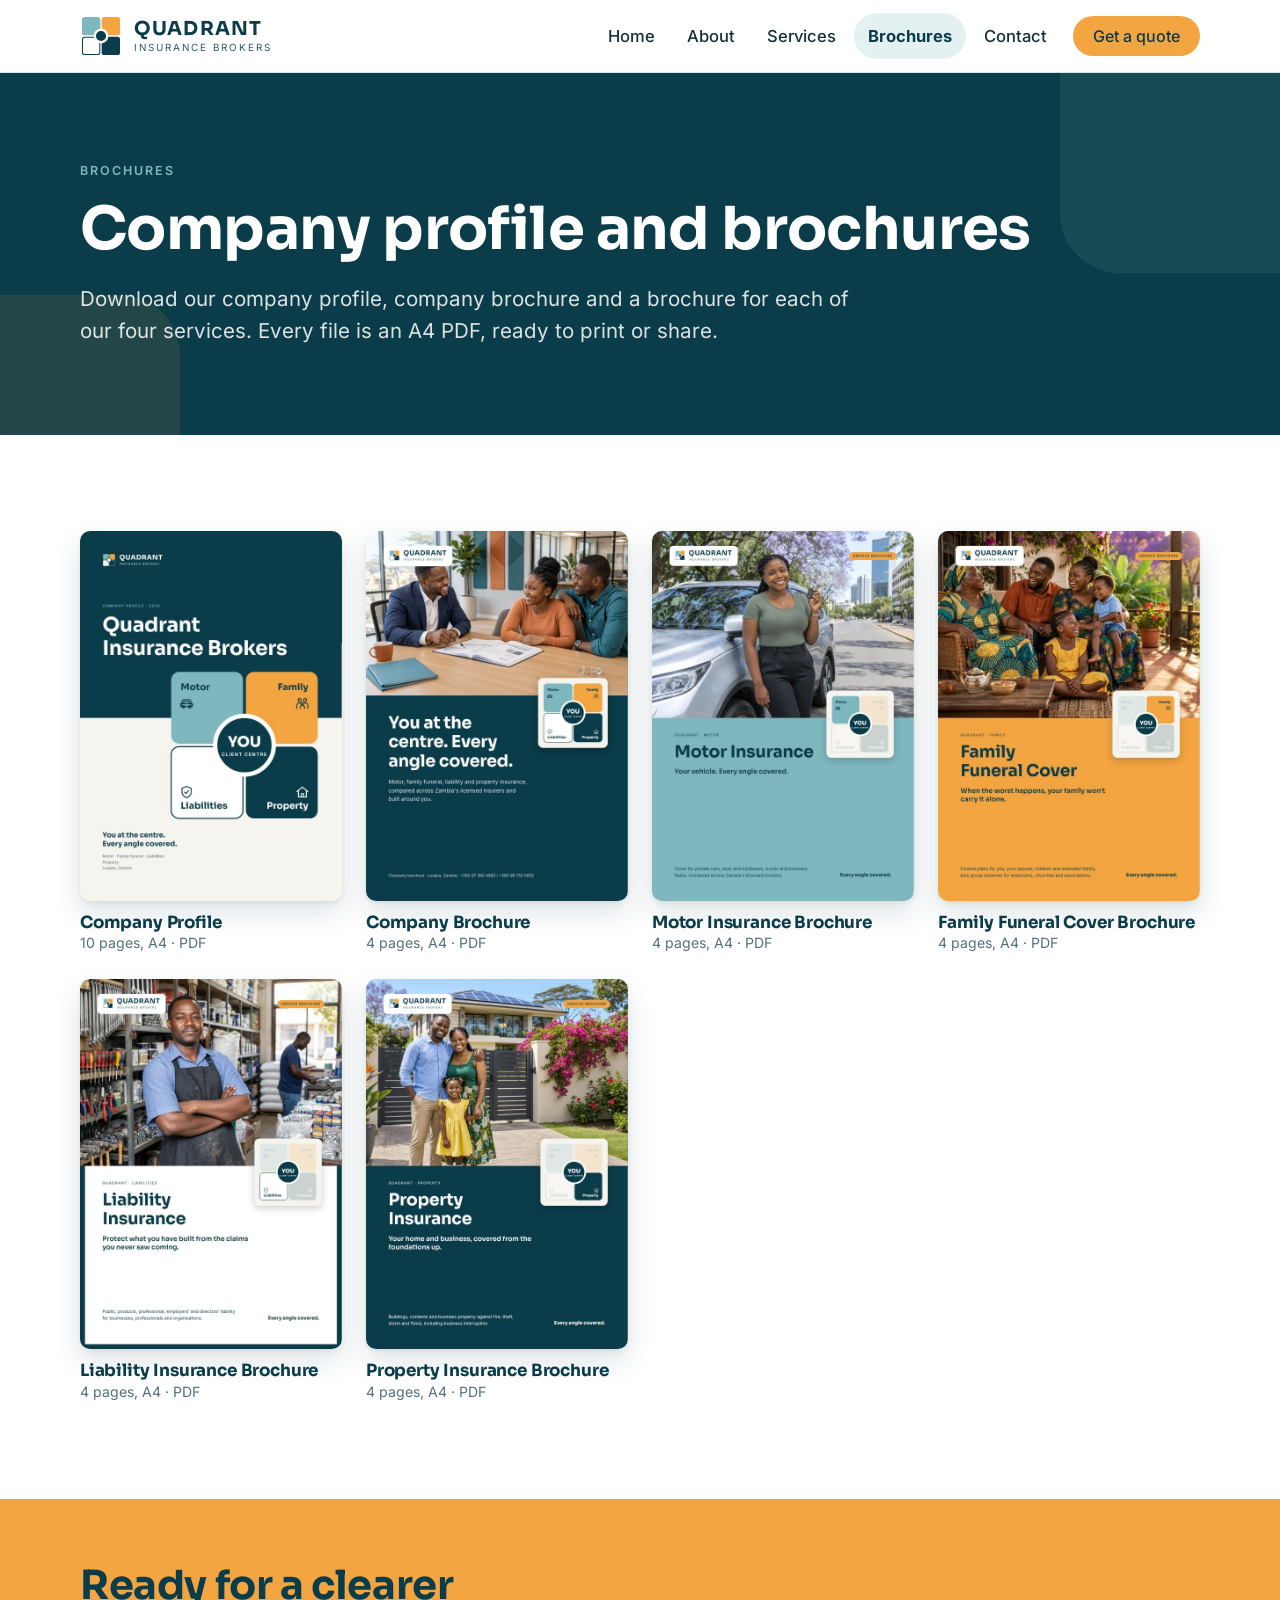
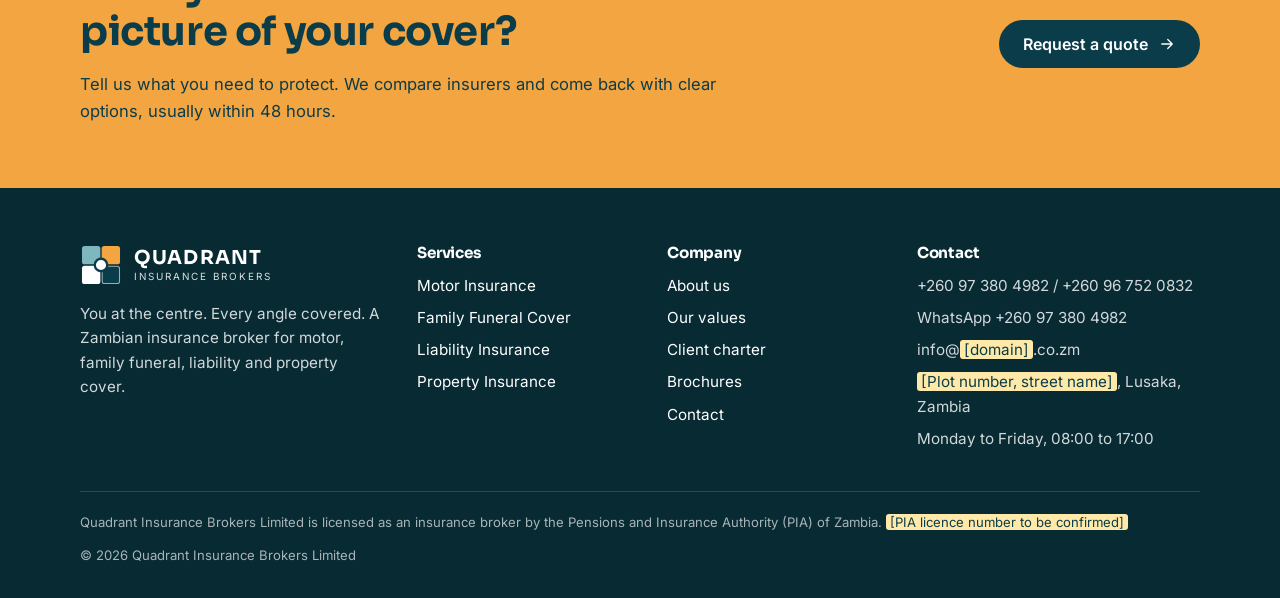
<file: brochures.html>
<!doctype html><html lang="en"><head><meta charset="utf-8"><meta name="viewport" content="width=device-width, initial-scale=1, viewport-fit=cover"><meta name="claude:viewport-fit-sides" content="cover"><title>Brochures · Quadrant Insurance Brokers</title><meta name="description" content="Company profile, company brochure and service brochures to download."><link rel="icon" href="data:image/svg+xml,%3Csvg%20xmlns%3D%22http%3A//www.w3.org/2000/svg%22%20width%3D%2264%22%20height%3D%2264%22%20viewBox%3D%220%200%2064%2064%22%20aria-hidden%3D%22true%22%3E%3Crect%20x%3D%223%22%20y%3D%223%22%20width%3D%2228%22%20height%3D%2228%22%20rx%3D%224%22%20fill%3D%22%237FB7BE%22/%3E%3Crect%20x%3D%2233%22%20y%3D%223%22%20width%3D%2228%22%20height%3D%2228%22%20rx%3D%224%22%20fill%3D%22%23F2A541%22/%3E%3Crect%20x%3D%223.8%22%20y%3D%2233.8%22%20width%3D%2226.4%22%20height%3D%2226.4%22%20rx%3D%223.6%22%20fill%3D%22%23FFFFFF%22%20stroke%3D%22%230B3C49%22%20stroke-width%3D%221.6%22/%3E%3Crect%20x%3D%2233%22%20y%3D%2233%22%20width%3D%2228%22%20height%3D%2228%22%20rx%3D%224%22%20fill%3D%22%230B3C49%22/%3E%3Ccircle%20cx%3D%2232%22%20cy%3D%2232%22%20r%3D%229.5%22%20fill%3D%22%230B3C49%22%20stroke%3D%22%23FFFFFF%22%20stroke-width%3D%223.5%22/%3E%3C/svg%3E"><link rel="stylesheet" href="assets/site.css"></head><body><header class="site-head"><div class="wrap head-in">
<a class="lockup" href="index.html" aria-label="Quadrant Insurance Brokers home"><svg class="mark" width="42" height="42" viewBox="0 0 64 64" aria-hidden="true"><rect x="3" y="3" width="28" height="28" rx="4" fill="#7FB7BE"/><rect x="33" y="3" width="28" height="28" rx="4" fill="#F2A541"/><rect x="3.8" y="33.8" width="26.4" height="26.4" rx="3.6" fill="#FFFFFF" stroke="#0B3C49" stroke-width="1.6"/><rect x="33" y="33" width="28" height="28" rx="4" fill="#0B3C49"/><circle cx="32" cy="32" r="9.5" fill="#0B3C49" stroke="#FFFFFF" stroke-width="3.5"/></svg><span class="lk-txt"><span class="lk-name" style="color:#0B3C49">QUADRANT</span><span class="lk-sub" style="color:#0B3C49">Insurance Brokers</span></span></a>
<button class="menu-btn" aria-label="Menu" aria-expanded="false"><svg width="28" height="28" viewBox="0 0 24 24" fill="none" stroke="currentColor" stroke-width="2" stroke-linecap="round"><path d="M4 7h16M4 12h16M4 17h16"/></svg></button>
<nav class="nav" aria-label="Main"><a href="index.html">Home</a><a href="about.html">About</a><a href="services.html">Services</a><a href="brochures.html" aria-current="page">Brochures</a><a href="contact.html">Contact</a><a class="btn" href="contact.html">Get a quote</a></nav></div></header><main>
<section class="hero"><div class="wrap"><div class="eyebrow" style="color:var(--sea)">Brochures</div><h1 style="margin-top:14px">Company profile and brochures</h1>
 <p class="lead">Download our company profile, company brochure and a brochure for each of our four services. Every file is an A4 PDF, ready to print or share.</p></div></section>
<section class="band"><div class="wrap"><div class="bro"><a class="b" href="brochures/Quadrant-Company-Profile.pdf" target="_blank" rel="noopener"><div class="thumb"><img src="assets/img/quadrant-company-profile.jpg" alt="Cover of the Company Profile" loading="lazy"></div>
<div><h4>Company Profile</h4><div class="meta">10 pages, A4 · PDF</div></div></a><a class="b" href="brochures/Quadrant-Company-Brochure.pdf" target="_blank" rel="noopener"><div class="thumb"><img src="assets/img/quadrant-company-brochure.jpg" alt="Cover of the Company Brochure" loading="lazy"></div>
<div><h4>Company Brochure</h4><div class="meta">4 pages, A4 · PDF</div></div></a><a class="b" href="brochures/Quadrant-Motor-Brochure.pdf" target="_blank" rel="noopener"><div class="thumb"><img src="assets/img/quadrant-motor-brochure.jpg" alt="Cover of the Motor Insurance Brochure" loading="lazy"></div>
<div><h4>Motor Insurance Brochure</h4><div class="meta">4 pages, A4 · PDF</div></div></a><a class="b" href="brochures/Quadrant-Family-Brochure.pdf" target="_blank" rel="noopener"><div class="thumb"><img src="assets/img/quadrant-family-brochure.jpg" alt="Cover of the Family Funeral Cover Brochure" loading="lazy"></div>
<div><h4>Family Funeral Cover Brochure</h4><div class="meta">4 pages, A4 · PDF</div></div></a><a class="b" href="brochures/Quadrant-Liabilities-Brochure.pdf" target="_blank" rel="noopener"><div class="thumb"><img src="assets/img/quadrant-liabilities-brochure.jpg" alt="Cover of the Liability Insurance Brochure" loading="lazy"></div>
<div><h4>Liability Insurance Brochure</h4><div class="meta">4 pages, A4 · PDF</div></div></a><a class="b" href="brochures/Quadrant-Property-Brochure.pdf" target="_blank" rel="noopener"><div class="thumb"><img src="assets/img/quadrant-property-brochure.jpg" alt="Cover of the Property Insurance Brochure" loading="lazy"></div>
<div><h4>Property Insurance Brochure</h4><div class="meta">4 pages, A4 · PDF</div></div></a></div></div></section>
<section class="cta-band band tight"><div class="wrap cta-in"><div class="stack" style="max-width:640px"><h2>Ready for a clearer picture of your cover?</h2><p>Tell us what you need to protect. We compare insurers and come back with clear options, usually within 48 hours.</p></div>
<a class="btn dark" href="contact.html">Request a quote <svg class="ic" width="18" height="18" viewBox="0 0 24 24" fill="none" stroke="currentColor" stroke-width="1.7" stroke-linecap="round" stroke-linejoin="round" aria-hidden="true"><path d="M5 12h14M13 6l6 6-6 6"/></svg></a></div></section></main><footer class="site-foot"><div class="wrap">
<div class="foot-grid">
 <div class="stack"><span class="lockup"><svg class="mark" width="42" height="42" viewBox="0 0 64 64" aria-hidden="true"><rect x="3" y="3" width="28" height="28" rx="4" fill="#7FB7BE"/><rect x="33" y="3" width="28" height="28" rx="4" fill="#F2A541"/><rect x="3" y="33" width="28" height="28" rx="4" fill="#FFFFFF"/><rect x="33.8" y="33.8" width="26.4" height="26.4" rx="3.6" fill="#0B3C49" stroke="#FFFFFF" stroke-opacity=".6" stroke-width="1.6"/><circle cx="32" cy="32" r="9.5" fill="#FFFFFF" stroke="#0B3C49" stroke-width="3.5"/></svg><span class="lk-txt"><span class="lk-name" style="color:#fff">QUADRANT</span><span class="lk-sub" style="color:#fff">Insurance Brokers</span></span></span>
  <p>You at the centre. Every angle covered. A Zambian insurance broker for motor, family funeral, liability and property cover.</p></div>
 <div><h4>Services</h4><ul><li><a href="motor.html">Motor Insurance</a></li><li><a href="family.html">Family Funeral Cover</a></li><li><a href="liabilities.html">Liability Insurance</a></li><li><a href="property.html">Property Insurance</a></li></ul></div>
 <div><h4>Company</h4><ul><li><a href="about.html">About us</a></li><li><a href="about.html#values">Our values</a></li><li><a href="about.html#charter">Client charter</a></li><li><a href="brochures.html">Brochures</a></li><li><a href="contact.html">Contact</a></li></ul></div>
 <div><h4>Contact</h4><ul><li>+260 97 380 4982 / +260 96 752 0832</li><li>WhatsApp +260 97 380 4982</li><li>info@<span class="ph">[domain]</span>.co.zm</li><li><span class="ph">[Plot number, street name]</span>, Lusaka, Zambia</li><li>Monday to Friday, 08:00 to 17:00</li></ul></div>
</div>
<div class="legal"><span>Quadrant Insurance Brokers Limited is licensed as an insurance broker by the Pensions and Insurance Authority (PIA) of Zambia. <span class="ph">[PIA licence number to be confirmed]</span></span><span>© 2026 Quadrant Insurance Brokers Limited</span></div>
</div></footer><script src="assets/site.js"></script></body></html>
</file>
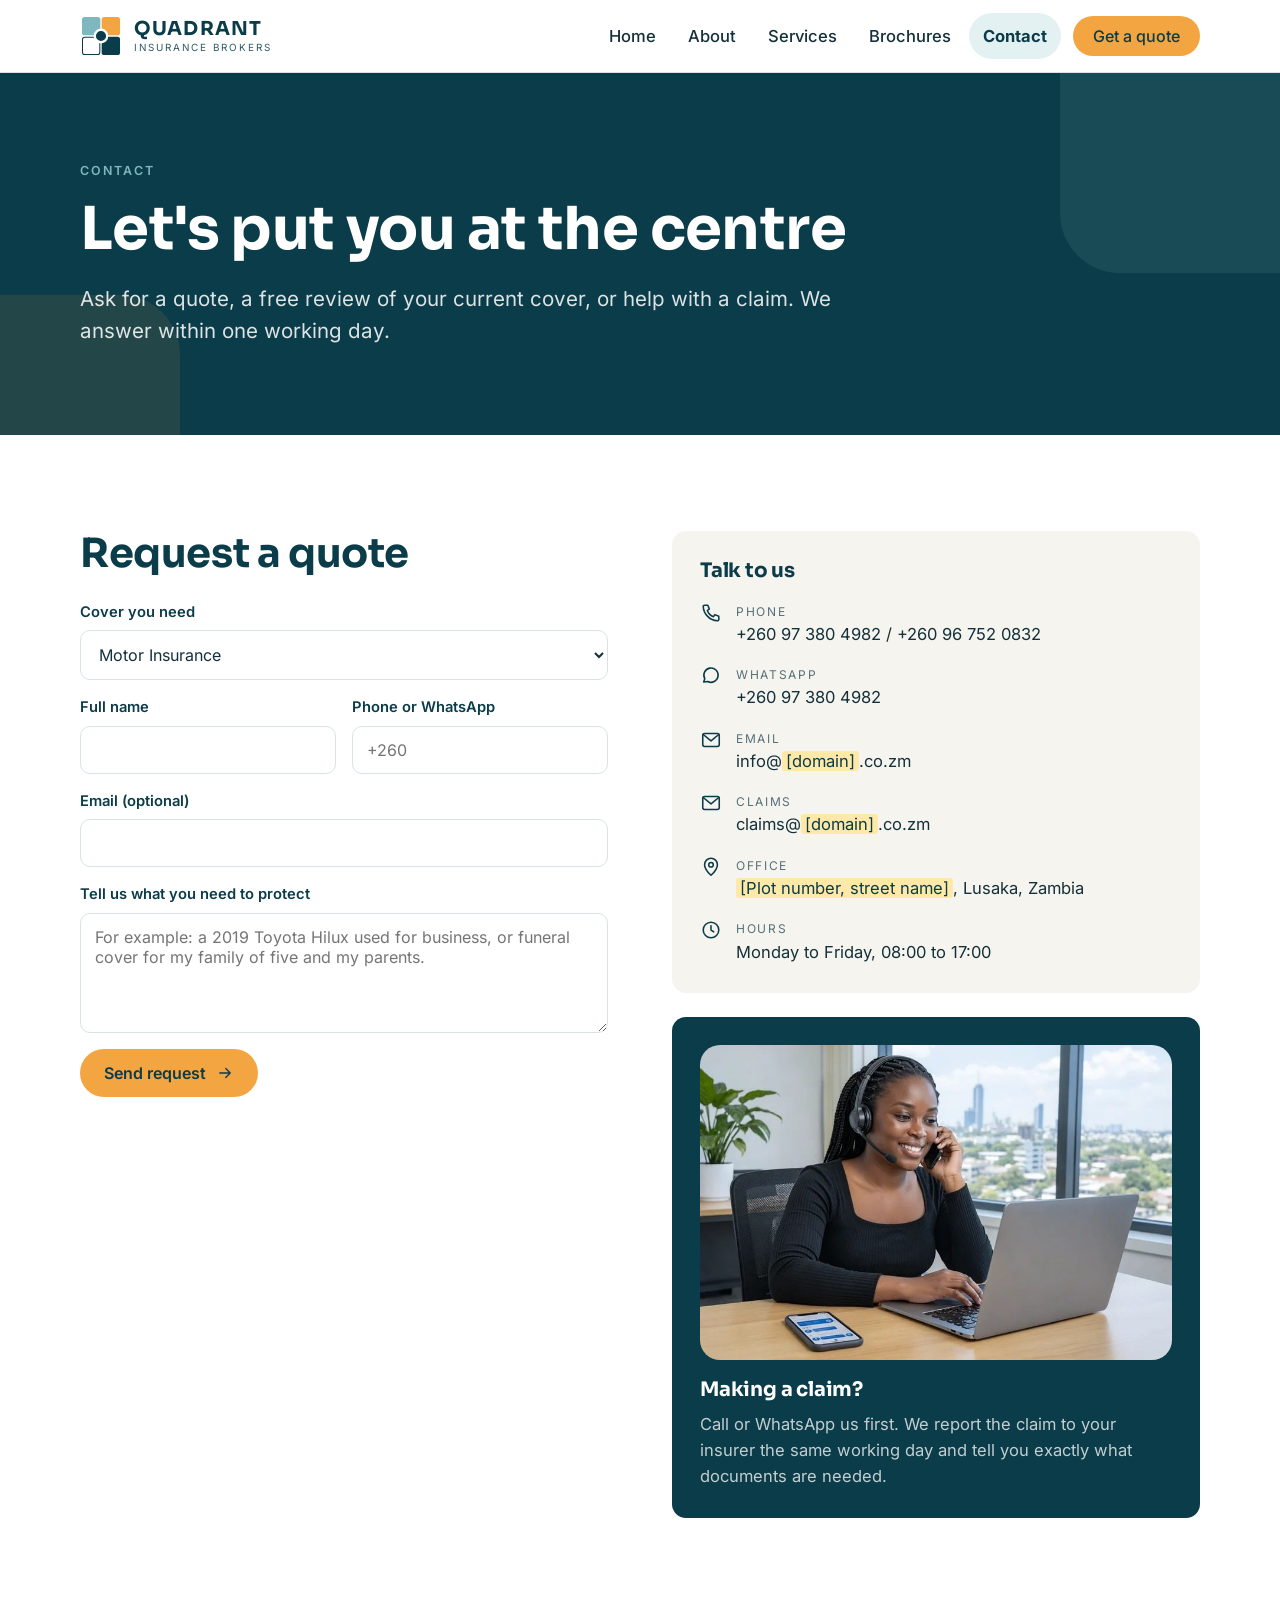
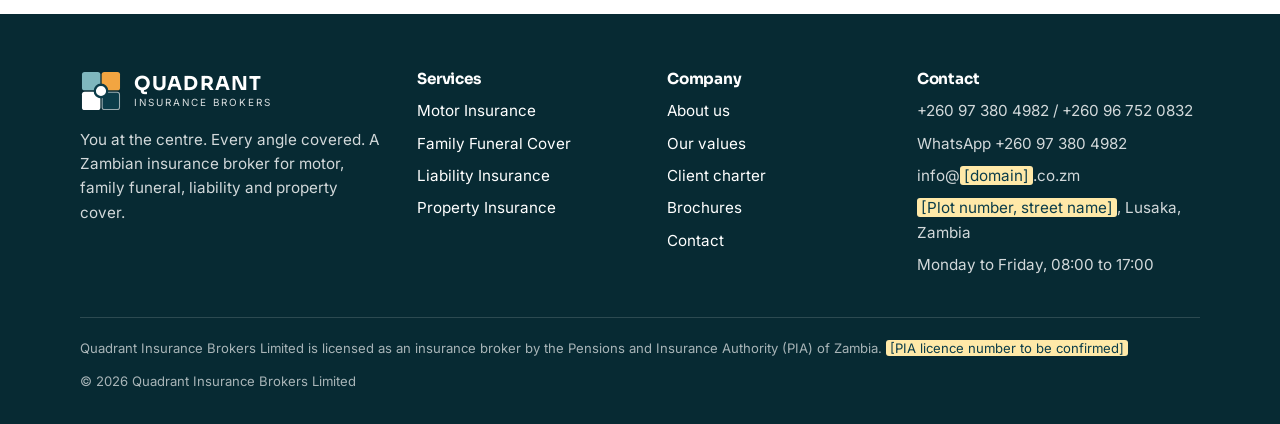
<file: contact.html>
<!doctype html><html lang="en"><head><meta charset="utf-8"><meta name="viewport" content="width=device-width, initial-scale=1, viewport-fit=cover"><meta name="claude:viewport-fit-sides" content="cover"><title>Contact · Quadrant Insurance Brokers</title><meta name="description" content="Request a quote or help with a claim."><link rel="icon" href="data:image/svg+xml,%3Csvg%20xmlns%3D%22http%3A//www.w3.org/2000/svg%22%20width%3D%2264%22%20height%3D%2264%22%20viewBox%3D%220%200%2064%2064%22%20aria-hidden%3D%22true%22%3E%3Crect%20x%3D%223%22%20y%3D%223%22%20width%3D%2228%22%20height%3D%2228%22%20rx%3D%224%22%20fill%3D%22%237FB7BE%22/%3E%3Crect%20x%3D%2233%22%20y%3D%223%22%20width%3D%2228%22%20height%3D%2228%22%20rx%3D%224%22%20fill%3D%22%23F2A541%22/%3E%3Crect%20x%3D%223.8%22%20y%3D%2233.8%22%20width%3D%2226.4%22%20height%3D%2226.4%22%20rx%3D%223.6%22%20fill%3D%22%23FFFFFF%22%20stroke%3D%22%230B3C49%22%20stroke-width%3D%221.6%22/%3E%3Crect%20x%3D%2233%22%20y%3D%2233%22%20width%3D%2228%22%20height%3D%2228%22%20rx%3D%224%22%20fill%3D%22%230B3C49%22/%3E%3Ccircle%20cx%3D%2232%22%20cy%3D%2232%22%20r%3D%229.5%22%20fill%3D%22%230B3C49%22%20stroke%3D%22%23FFFFFF%22%20stroke-width%3D%223.5%22/%3E%3C/svg%3E"><link rel="stylesheet" href="assets/site.css"></head><body><header class="site-head"><div class="wrap head-in">
<a class="lockup" href="index.html" aria-label="Quadrant Insurance Brokers home"><svg class="mark" width="42" height="42" viewBox="0 0 64 64" aria-hidden="true"><rect x="3" y="3" width="28" height="28" rx="4" fill="#7FB7BE"/><rect x="33" y="3" width="28" height="28" rx="4" fill="#F2A541"/><rect x="3.8" y="33.8" width="26.4" height="26.4" rx="3.6" fill="#FFFFFF" stroke="#0B3C49" stroke-width="1.6"/><rect x="33" y="33" width="28" height="28" rx="4" fill="#0B3C49"/><circle cx="32" cy="32" r="9.5" fill="#0B3C49" stroke="#FFFFFF" stroke-width="3.5"/></svg><span class="lk-txt"><span class="lk-name" style="color:#0B3C49">QUADRANT</span><span class="lk-sub" style="color:#0B3C49">Insurance Brokers</span></span></a>
<button class="menu-btn" aria-label="Menu" aria-expanded="false"><svg width="28" height="28" viewBox="0 0 24 24" fill="none" stroke="currentColor" stroke-width="2" stroke-linecap="round"><path d="M4 7h16M4 12h16M4 17h16"/></svg></button>
<nav class="nav" aria-label="Main"><a href="index.html">Home</a><a href="about.html">About</a><a href="services.html">Services</a><a href="brochures.html">Brochures</a><a href="contact.html" aria-current="page">Contact</a><a class="btn" href="contact.html">Get a quote</a></nav></div></header><main>
<section class="hero"><div class="wrap"><div class="eyebrow" style="color:var(--sea)">Contact</div><h1 style="margin-top:14px">Let's put you at the centre</h1>
 <p class="lead">Ask for a quote, a free review of your current cover, or help with a claim. We answer within one working day.</p></div></section>
<section class="band"><div class="wrap split">
 <div class="stack" style="gap:24px"><h2>Request a quote</h2>
  <form class="quote" novalidate>
   <label class="full" for="q-service">Cover you need<select id="q-service" name="service"><option value="motor">Motor Insurance</option><option value="family">Family Funeral Cover</option><option value="liabilities">Liability Insurance</option><option value="property">Property Insurance</option><option value="review">A review of all my cover</option><option value="claim">Help with a claim</option></select></label>
   <label for="q-name">Full name<input id="q-name" name="name" autocomplete="name" required></label>
   <label for="q-phone">Phone or WhatsApp<input id="q-phone" name="phone" type="tel" autocomplete="tel" placeholder="+260" required></label>
   <label class="full" for="q-email">Email (optional)<input id="q-email" name="email" type="email" autocomplete="email"></label>
   <label class="full" for="q-msg">Tell us what you need to protect<textarea id="q-msg" name="message" placeholder="For example: a 2019 Toyota Hilux used for business, or funeral cover for my family of five and my parents."></textarea></label>
   <div class="full"><button class="btn" type="submit">Send request <svg class="ic" width="18" height="18" viewBox="0 0 24 24" fill="none" stroke="currentColor" stroke-width="1.7" stroke-linecap="round" stroke-linejoin="round" aria-hidden="true"><path d="M5 12h14M13 6l6 6-6 6"/></svg></button></div>
  </form>
  <div class="thanks" hidden>Thank you. A Quadrant adviser will contact you within one working day.</div></div>
 <div class="stack" style="gap:24px"><div class="card stack" style="gap:20px"><h3>Talk to us</h3><div class="contact-list"><div class="row"><svg class="ic" width="22" height="22" viewBox="0 0 24 24" fill="none" stroke="#0B3C49" stroke-width="1.7" stroke-linecap="round" stroke-linejoin="round" aria-hidden="true"><path d="M5 3.5h3.5l1.7 4.3-2.2 1.4a11 11 0 0 0 6.8 6.8l1.4-2.2 4.3 1.7V19a1.5 1.5 0 0 1-1.6 1.5A16.5 16.5 0 0 1 3.5 5.1 1.5 1.5 0 0 1 5 3.5z"/></svg><div><div class="k">Phone</div><div>+260 97 380 4982 / +260 96 752 0832</div></div></div><div class="row"><svg class="ic" width="22" height="22" viewBox="0 0 24 24" fill="none" stroke="#0B3C49" stroke-width="1.7" stroke-linecap="round" stroke-linejoin="round" aria-hidden="true"><path d="M4 18.5l1.2-3.6A7.8 7.8 0 1 1 8.4 18z"/></svg><div><div class="k">WhatsApp</div><div>+260 97 380 4982</div></div></div><div class="row"><svg class="ic" width="22" height="22" viewBox="0 0 24 24" fill="none" stroke="#0B3C49" stroke-width="1.7" stroke-linecap="round" stroke-linejoin="round" aria-hidden="true"><rect x="3" y="5" width="18" height="14" rx="2"/><path d="M3.5 6l8.5 7 8.5-7"/></svg><div><div class="k">Email</div><div>info@<span class="ph">[domain]</span>.co.zm</div></div></div><div class="row"><svg class="ic" width="22" height="22" viewBox="0 0 24 24" fill="none" stroke="#0B3C49" stroke-width="1.7" stroke-linecap="round" stroke-linejoin="round" aria-hidden="true"><rect x="3" y="5" width="18" height="14" rx="2"/><path d="M3.5 6l8.5 7 8.5-7"/></svg><div><div class="k">Claims</div><div>claims@<span class="ph">[domain]</span>.co.zm</div></div></div><div class="row"><svg class="ic" width="22" height="22" viewBox="0 0 24 24" fill="none" stroke="#0B3C49" stroke-width="1.7" stroke-linecap="round" stroke-linejoin="round" aria-hidden="true"><path d="M12 21s-7-6.2-7-11.5a7 7 0 0 1 14 0C19 14.8 12 21 12 21z"/><circle cx="12" cy="9.5" r="2.5"/></svg><div><div class="k">Office</div><div><span class="ph">[Plot number, street name]</span>, Lusaka, Zambia</div></div></div><div class="row"><svg class="ic" width="22" height="22" viewBox="0 0 24 24" fill="none" stroke="#0B3C49" stroke-width="1.7" stroke-linecap="round" stroke-linejoin="round" aria-hidden="true"><circle cx="12" cy="12" r="8.5"/><path d="M12 7.5V12l3 2"/></svg><div><div class="k">Hours</div><div>Monday to Friday, 08:00 to 17:00</div></div></div></div></div>
  <div class="card dark stack" style="gap:10px"><div class="pic"><img src="assets/photos/claims.jpg" alt="A Quadrant claims adviser on the phone" loading="lazy"></div><h3 style="margin-top:8px">Making a claim?</h3><p class="muted">Call or WhatsApp us first. We report the claim to your insurer the same working day and tell you exactly what documents are needed.</p></div></div>
</div></section></main><footer class="site-foot"><div class="wrap">
<div class="foot-grid">
 <div class="stack"><span class="lockup"><svg class="mark" width="42" height="42" viewBox="0 0 64 64" aria-hidden="true"><rect x="3" y="3" width="28" height="28" rx="4" fill="#7FB7BE"/><rect x="33" y="3" width="28" height="28" rx="4" fill="#F2A541"/><rect x="3" y="33" width="28" height="28" rx="4" fill="#FFFFFF"/><rect x="33.8" y="33.8" width="26.4" height="26.4" rx="3.6" fill="#0B3C49" stroke="#FFFFFF" stroke-opacity=".6" stroke-width="1.6"/><circle cx="32" cy="32" r="9.5" fill="#FFFFFF" stroke="#0B3C49" stroke-width="3.5"/></svg><span class="lk-txt"><span class="lk-name" style="color:#fff">QUADRANT</span><span class="lk-sub" style="color:#fff">Insurance Brokers</span></span></span>
  <p>You at the centre. Every angle covered. A Zambian insurance broker for motor, family funeral, liability and property cover.</p></div>
 <div><h4>Services</h4><ul><li><a href="motor.html">Motor Insurance</a></li><li><a href="family.html">Family Funeral Cover</a></li><li><a href="liabilities.html">Liability Insurance</a></li><li><a href="property.html">Property Insurance</a></li></ul></div>
 <div><h4>Company</h4><ul><li><a href="about.html">About us</a></li><li><a href="about.html#values">Our values</a></li><li><a href="about.html#charter">Client charter</a></li><li><a href="brochures.html">Brochures</a></li><li><a href="contact.html">Contact</a></li></ul></div>
 <div><h4>Contact</h4><ul><li>+260 97 380 4982 / +260 96 752 0832</li><li>WhatsApp +260 97 380 4982</li><li>info@<span class="ph">[domain]</span>.co.zm</li><li><span class="ph">[Plot number, street name]</span>, Lusaka, Zambia</li><li>Monday to Friday, 08:00 to 17:00</li></ul></div>
</div>
<div class="legal"><span>Quadrant Insurance Brokers Limited is licensed as an insurance broker by the Pensions and Insurance Authority (PIA) of Zambia. <span class="ph">[PIA licence number to be confirmed]</span></span><span>© 2026 Quadrant Insurance Brokers Limited</span></div>
</div></footer><script src="assets/site.js"></script></body></html>
</file>
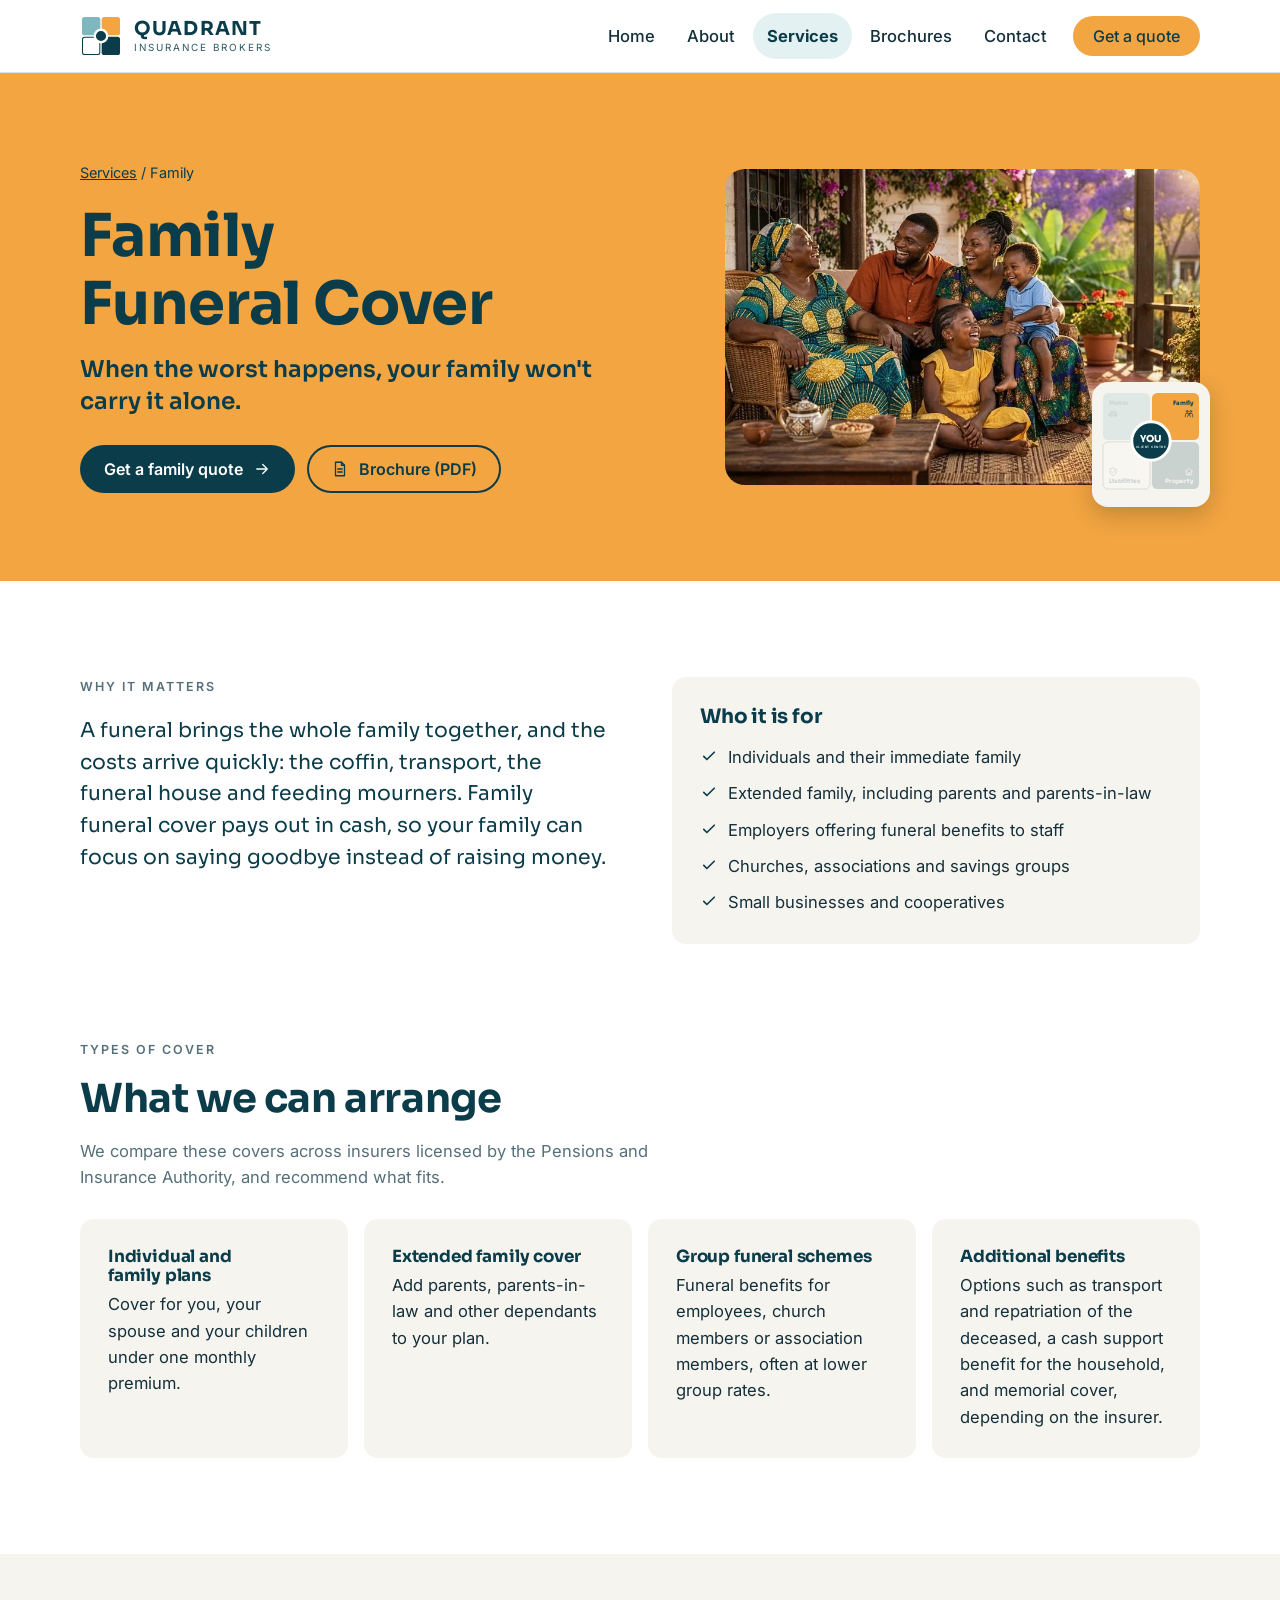
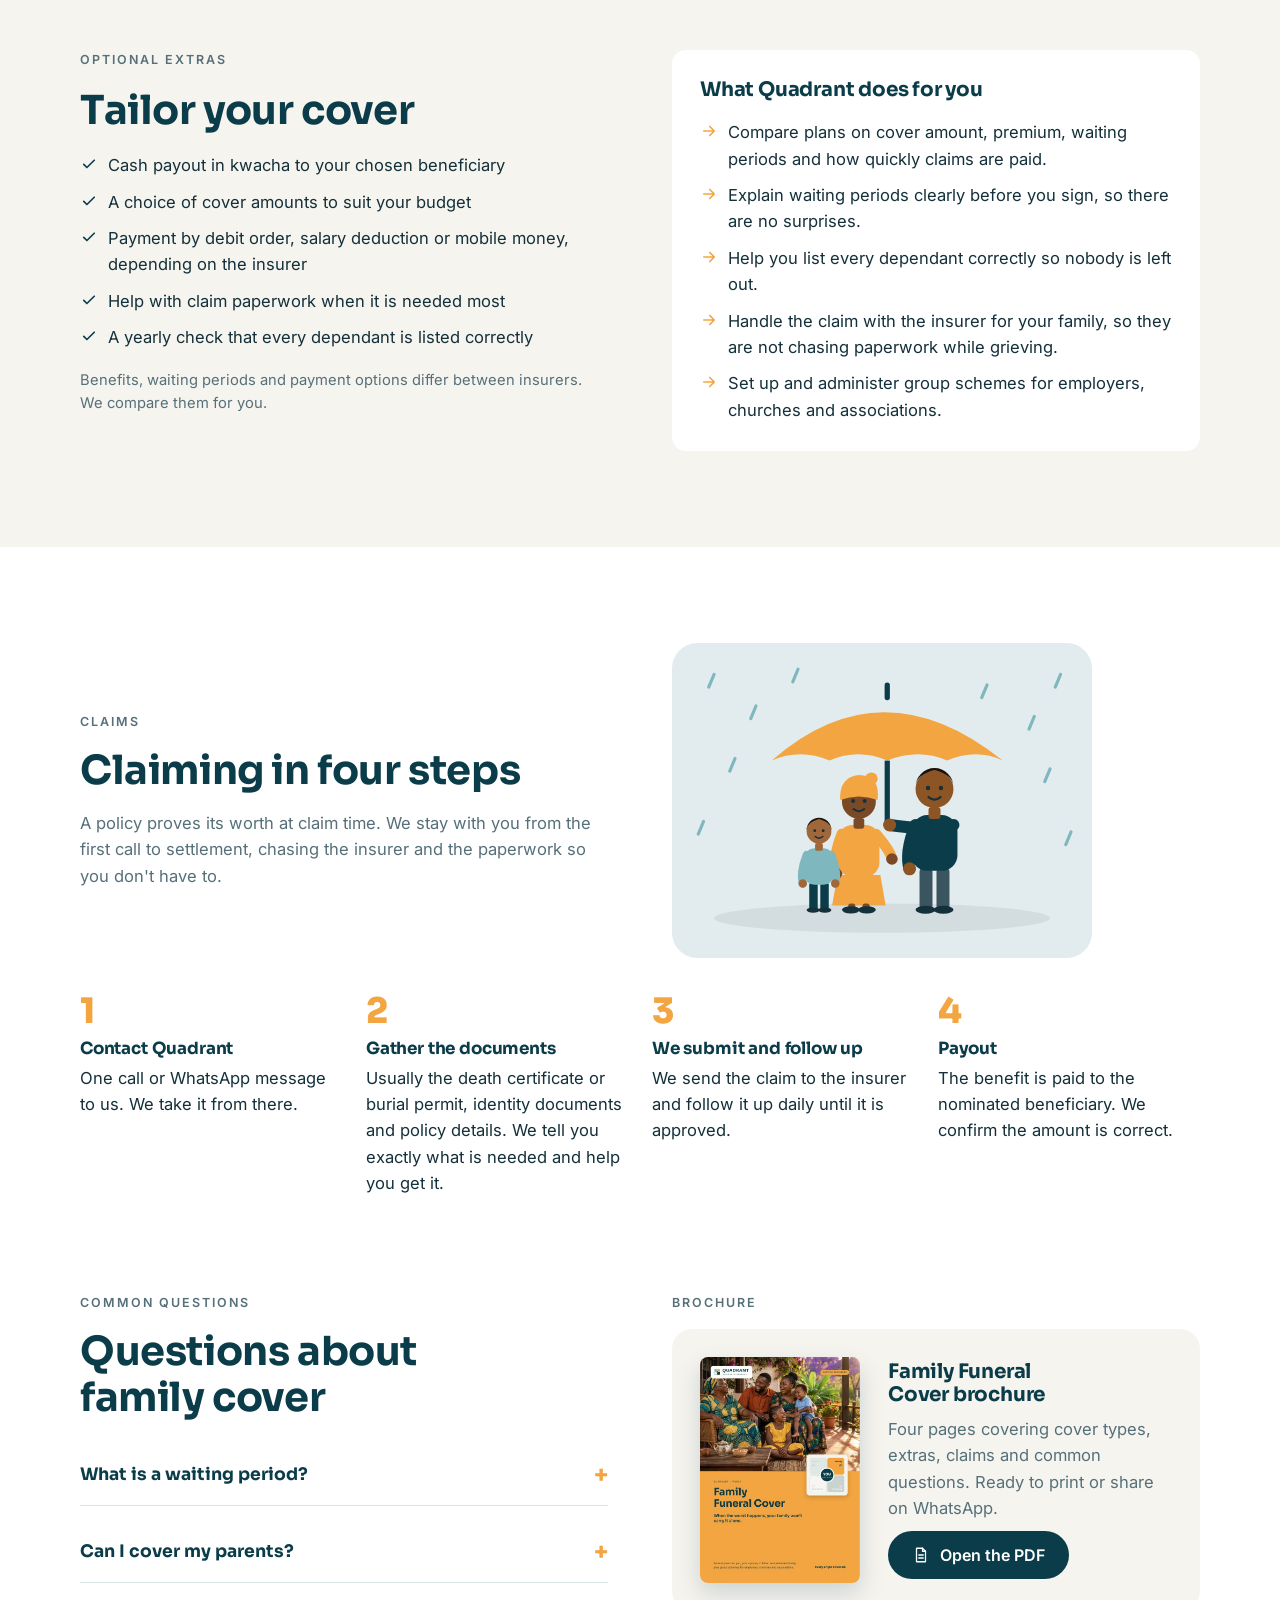
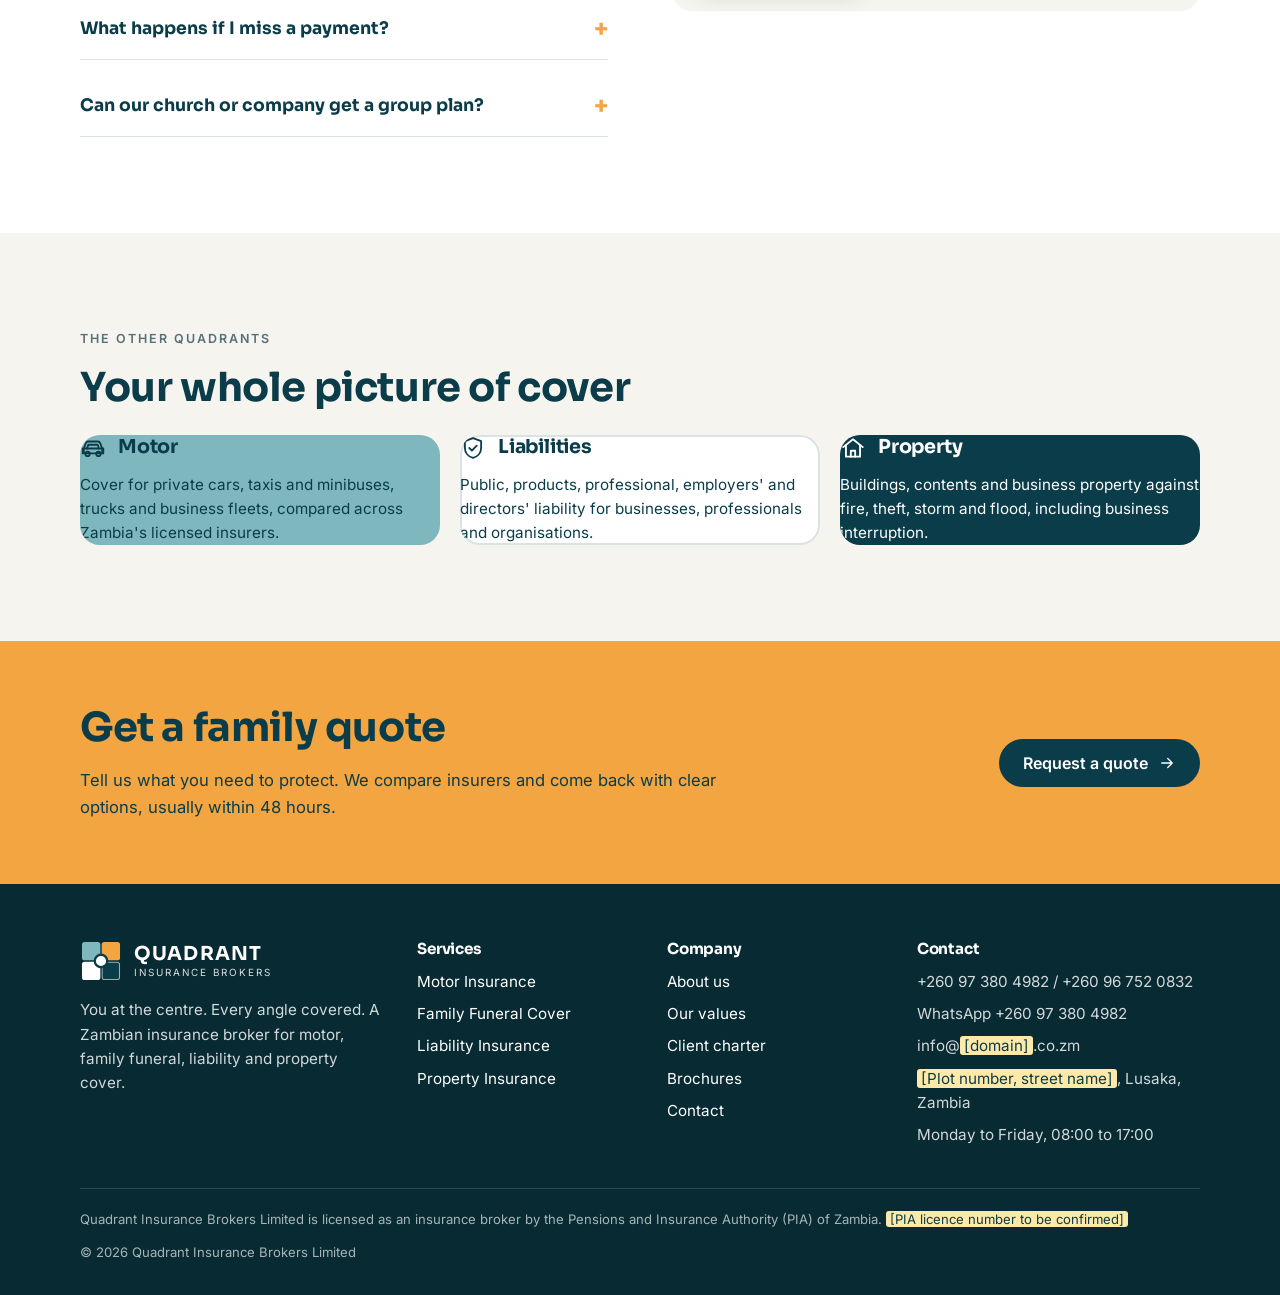
<file: family.html>
<!doctype html><html lang="en"><head><meta charset="utf-8"><meta name="viewport" content="width=device-width, initial-scale=1, viewport-fit=cover"><meta name="claude:viewport-fit-sides" content="cover"><title>Family Funeral Cover · Quadrant Insurance Brokers</title><meta name="description" content="Funeral plans for you, your spouse, children and extended family, plus group schemes for employers, churches and associations."><link rel="icon" href="data:image/svg+xml,%3Csvg%20xmlns%3D%22http%3A//www.w3.org/2000/svg%22%20width%3D%2264%22%20height%3D%2264%22%20viewBox%3D%220%200%2064%2064%22%20aria-hidden%3D%22true%22%3E%3Crect%20x%3D%223%22%20y%3D%223%22%20width%3D%2228%22%20height%3D%2228%22%20rx%3D%224%22%20fill%3D%22%237FB7BE%22/%3E%3Crect%20x%3D%2233%22%20y%3D%223%22%20width%3D%2228%22%20height%3D%2228%22%20rx%3D%224%22%20fill%3D%22%23F2A541%22/%3E%3Crect%20x%3D%223.8%22%20y%3D%2233.8%22%20width%3D%2226.4%22%20height%3D%2226.4%22%20rx%3D%223.6%22%20fill%3D%22%23FFFFFF%22%20stroke%3D%22%230B3C49%22%20stroke-width%3D%221.6%22/%3E%3Crect%20x%3D%2233%22%20y%3D%2233%22%20width%3D%2228%22%20height%3D%2228%22%20rx%3D%224%22%20fill%3D%22%230B3C49%22/%3E%3Ccircle%20cx%3D%2232%22%20cy%3D%2232%22%20r%3D%229.5%22%20fill%3D%22%230B3C49%22%20stroke%3D%22%23FFFFFF%22%20stroke-width%3D%223.5%22/%3E%3C/svg%3E"><link rel="stylesheet" href="assets/site.css"></head><body><header class="site-head"><div class="wrap head-in">
<a class="lockup" href="index.html" aria-label="Quadrant Insurance Brokers home"><svg class="mark" width="42" height="42" viewBox="0 0 64 64" aria-hidden="true"><rect x="3" y="3" width="28" height="28" rx="4" fill="#7FB7BE"/><rect x="33" y="3" width="28" height="28" rx="4" fill="#F2A541"/><rect x="3.8" y="33.8" width="26.4" height="26.4" rx="3.6" fill="#FFFFFF" stroke="#0B3C49" stroke-width="1.6"/><rect x="33" y="33" width="28" height="28" rx="4" fill="#0B3C49"/><circle cx="32" cy="32" r="9.5" fill="#0B3C49" stroke="#FFFFFF" stroke-width="3.5"/></svg><span class="lk-txt"><span class="lk-name" style="color:#0B3C49">QUADRANT</span><span class="lk-sub" style="color:#0B3C49">Insurance Brokers</span></span></a>
<button class="menu-btn" aria-label="Menu" aria-expanded="false"><svg width="28" height="28" viewBox="0 0 24 24" fill="none" stroke="currentColor" stroke-width="2" stroke-linecap="round"><path d="M4 7h16M4 12h16M4 17h16"/></svg></button>
<nav class="nav" aria-label="Main"><a href="index.html">Home</a><a href="about.html">About</a><a href="services.html" aria-current="page">Services</a><a href="brochures.html">Brochures</a><a href="contact.html">Contact</a><a class="btn" href="contact.html">Get a quote</a></nav></div></header><main>
<section class="svc-hero" style="background:var(--sun);color:#0B3C49"><div class="wrap hero-grid">
 <div><div class="crumb"><a href="services.html">Services</a> / Family</div>
  <h1 style="color:#0B3C49">Family Funeral Cover</h1><p class="tl">When the worst happens, your family won&#x27;t carry it alone.</p>
  <div style="display:flex;flex-wrap:wrap;gap:12px;margin-top:28px"><a class="btn dark" href="contact.html?service=family">Get a family quote <svg class="ic" width="18" height="18" viewBox="0 0 24 24" fill="none" stroke="currentColor" stroke-width="1.7" stroke-linecap="round" stroke-linejoin="round" aria-hidden="true"><path d="M5 12h14M13 6l6 6-6 6"/></svg></a>
  <a class="btn ghost" href="brochures/Quadrant-Family-Brochure.pdf" target="_blank" rel="noopener"><svg class="ic" width="18" height="18" viewBox="0 0 24 24" fill="none" stroke="currentColor" stroke-width="1.7" stroke-linecap="round" stroke-linejoin="round" aria-hidden="true"><path d="M6 3h8l4 4v14H6z"/><path d="M14 3v4h4"/><path d="M9 12h6M9 16h6"/></svg> Brochure (PDF)</a></div></div>
 <div style="position:relative"><div class="pic"><img src="assets/photos/family.jpg" alt="Family Funeral Cover" loading="lazy"></div><div style="position:absolute;right:-10px;bottom:-22px;width:118px;background:var(--paper);border-radius:16px;padding:10px;box-shadow:0 8px 24px rgba(0,0,0,.2)"><svg class="model" viewBox="-4 -4 408 408" role="img" aria-label="The Quadrant model: the client at the centre of motor, family, liabilities and property cover"><g opacity=".18"><rect x="0" y="0" width="196" height="196" rx="22" fill="#7FB7BE"/><text x="26" y="50" text-anchor="start" font-family="Sora, sans-serif" font-weight="700" font-size="25" fill="#0B3C49">Motor</text><g transform="translate(22,66) scale(1.67)" fill="none" stroke="#0B3C49" stroke-width="1.6" stroke-linecap="round" stroke-linejoin="round"><path d="M3.5 16.5v-4l2-5.2A2 2 0 0 1 7.4 6h9.2a2 2 0 0 1 1.9 1.3l2 5.2v4"/><path d="M2.5 12.5h19v4.5h-19z"/><circle cx="7" cy="17.5" r="2"/><circle cx="17" cy="17.5" r="2"/><path d="M6.5 12.5l1.2-3.5h8.6l1.2 3.5"/></g></g><g opacity="1"><rect x="204" y="0" width="196" height="196" rx="22" fill="#F2A541"/><text x="374" y="50" text-anchor="end" font-family="Sora, sans-serif" font-weight="700" font-size="25" fill="#0B3C49">Family</text><g transform="translate(338,66) scale(1.67)" fill="none" stroke="#0B3C49" stroke-width="1.6" stroke-linecap="round" stroke-linejoin="round"><circle cx="7.5" cy="6.5" r="2.5"/><circle cx="16.5" cy="6.5" r="2.5"/><circle cx="12" cy="12.5" r="2"/><path d="M3 20v-5a3.5 3.5 0 0 1 3.5-3.5h2"/><path d="M21 20v-5a3.5 3.5 0 0 0-3.5-3.5h-2"/><path d="M8.5 20v-1.5a3.5 3.5 0 0 1 7 0V20"/></g></g><g opacity=".18"><rect x="0" y="204" width="196" height="196" rx="22" fill="#FFFFFF" stroke="#0B3C49" stroke-width="3"/><text x="26" y="374" text-anchor="start" font-family="Sora, sans-serif" font-weight="700" font-size="25" fill="#0B3C49">Liabilities</text><g transform="translate(22,308) scale(1.67)" fill="none" stroke="#0B3C49" stroke-width="1.6" stroke-linecap="round" stroke-linejoin="round"><path d="M12 2.8l7.5 2.9v6c0 4.6-3.2 8.3-7.5 9.5-4.3-1.2-7.5-4.9-7.5-9.5v-6z"/><path d="M8.6 12l2.4 2.4 4.4-4.6"/></g></g><g opacity=".18"><rect x="204" y="204" width="196" height="196" rx="22" fill="#0B3C49"/><text x="374" y="374" text-anchor="end" font-family="Sora, sans-serif" font-weight="700" font-size="25" fill="#FFFFFF">Property</text><g transform="translate(338,308) scale(1.67)" fill="none" stroke="#FFFFFF" stroke-width="1.6" stroke-linecap="round" stroke-linejoin="round"><path d="M3 11.2 12 4l9 7.2"/><path d="M5.5 9.5V20h13V9.5"/><path d="M10 20v-5.5h4V20"/></g></g><circle cx="200.0" cy="200.0" r="80" fill="#0B3C49" stroke="#FFFFFF" stroke-width="12"/><text x="200.0" y="204.0" text-anchor="middle" font-family="Sora, sans-serif" font-weight="800" font-size="40" fill="#FFFFFF">YOU</text><text x="200.0" y="230.0" text-anchor="middle" font-family="Inter, sans-serif" font-weight="600" font-size="12.5" letter-spacing="2" fill="#FFFFFF">CLIENT CENTRE</text></svg></div></div></div></section>

<section class="band"><div class="wrap split">
 <div class="stack" style="gap:18px"><div class="eyebrow">Why it matters</div><p class="lead" style="font-family:var(--display);color:var(--deep)">A funeral brings the whole family together, and the costs arrive quickly: the coffin, transport, the funeral house and feeding mourners. Family funeral cover pays out in cash, so your family can focus on saying goodbye instead of raising money.</p></div>
 <div class="card stack" style="gap:16px"><h3>Who it is for</h3><ul class="ticks"><li><svg class="ic" width="18" height="18" viewBox="0 0 24 24" fill="none" stroke="#0B3C49" stroke-width="2.2" stroke-linecap="round" stroke-linejoin="round" aria-hidden="true"><path d="M5 12.5l4.2 4.2L19 7"/></svg><span>Individuals and their immediate family</span></li><li><svg class="ic" width="18" height="18" viewBox="0 0 24 24" fill="none" stroke="#0B3C49" stroke-width="2.2" stroke-linecap="round" stroke-linejoin="round" aria-hidden="true"><path d="M5 12.5l4.2 4.2L19 7"/></svg><span>Extended family, including parents and parents-in-law</span></li><li><svg class="ic" width="18" height="18" viewBox="0 0 24 24" fill="none" stroke="#0B3C49" stroke-width="2.2" stroke-linecap="round" stroke-linejoin="round" aria-hidden="true"><path d="M5 12.5l4.2 4.2L19 7"/></svg><span>Employers offering funeral benefits to staff</span></li><li><svg class="ic" width="18" height="18" viewBox="0 0 24 24" fill="none" stroke="#0B3C49" stroke-width="2.2" stroke-linecap="round" stroke-linejoin="round" aria-hidden="true"><path d="M5 12.5l4.2 4.2L19 7"/></svg><span>Churches, associations and savings groups</span></li><li><svg class="ic" width="18" height="18" viewBox="0 0 24 24" fill="none" stroke="#0B3C49" stroke-width="2.2" stroke-linecap="round" stroke-linejoin="round" aria-hidden="true"><path d="M5 12.5l4.2 4.2L19 7"/></svg><span>Small businesses and cooperatives</span></li></ul></div></div></section>

<section class="band" style="padding-top:0"><div class="wrap stack" style="gap:28px">
 <div class="stack"><div class="eyebrow">Types of cover</div><h2>What we can arrange</h2><p class="muted" style="max-width:62ch">We compare these covers across insurers licensed by the Pensions and Insurance Authority, and recommend what fits.</p></div>
 <div class="cov"><div class="card"><h4>Individual and family plans</h4><p>Cover for you, your spouse and your children under one monthly premium.</p></div><div class="card"><h4>Extended family cover</h4><p>Add parents, parents-in-law and other dependants to your plan.</p></div><div class="card"><h4>Group funeral schemes</h4><p>Funeral benefits for employees, church members or association members, often at lower group rates.</p></div><div class="card"><h4>Additional benefits</h4><p>Options such as transport and repatriation of the deceased, a cash support benefit for the household, and memorial cover, depending on the insurer.</p></div></div></div></section>

<section class="band" style="background:var(--paper)"><div class="wrap split">
 <div class="stack" style="gap:18px"><div class="eyebrow">Optional extras</div><h2>Tailor your cover</h2><ul class="ticks"><li><svg class="ic" width="18" height="18" viewBox="0 0 24 24" fill="none" stroke="#0B3C49" stroke-width="2.2" stroke-linecap="round" stroke-linejoin="round" aria-hidden="true"><path d="M5 12.5l4.2 4.2L19 7"/></svg><span>Cash payout in kwacha to your chosen beneficiary</span></li><li><svg class="ic" width="18" height="18" viewBox="0 0 24 24" fill="none" stroke="#0B3C49" stroke-width="2.2" stroke-linecap="round" stroke-linejoin="round" aria-hidden="true"><path d="M5 12.5l4.2 4.2L19 7"/></svg><span>A choice of cover amounts to suit your budget</span></li><li><svg class="ic" width="18" height="18" viewBox="0 0 24 24" fill="none" stroke="#0B3C49" stroke-width="2.2" stroke-linecap="round" stroke-linejoin="round" aria-hidden="true"><path d="M5 12.5l4.2 4.2L19 7"/></svg><span>Payment by debit order, salary deduction or mobile money, depending on the insurer</span></li><li><svg class="ic" width="18" height="18" viewBox="0 0 24 24" fill="none" stroke="#0B3C49" stroke-width="2.2" stroke-linecap="round" stroke-linejoin="round" aria-hidden="true"><path d="M5 12.5l4.2 4.2L19 7"/></svg><span>Help with claim paperwork when it is needed most</span></li><li><svg class="ic" width="18" height="18" viewBox="0 0 24 24" fill="none" stroke="#0B3C49" stroke-width="2.2" stroke-linecap="round" stroke-linejoin="round" aria-hidden="true"><path d="M5 12.5l4.2 4.2L19 7"/></svg><span>A yearly check that every dependant is listed correctly</span></li></ul><p class="muted" style="font-size:.92rem">Benefits, waiting periods and payment options differ between insurers. We compare them for you.</p></div>
 <div class="card stack" style="gap:18px;background:#fff"><h3>What Quadrant does for you</h3><ul class="ticks"><li><svg class="ic" width="18" height="18" viewBox="0 0 24 24" fill="none" stroke="#F2A541" stroke-width="2.2" stroke-linecap="round" stroke-linejoin="round" aria-hidden="true"><path d="M5 12h14M13 6l6 6-6 6"/></svg><span>Compare plans on cover amount, premium, waiting periods and how quickly claims are paid.</span></li><li><svg class="ic" width="18" height="18" viewBox="0 0 24 24" fill="none" stroke="#F2A541" stroke-width="2.2" stroke-linecap="round" stroke-linejoin="round" aria-hidden="true"><path d="M5 12h14M13 6l6 6-6 6"/></svg><span>Explain waiting periods clearly before you sign, so there are no surprises.</span></li><li><svg class="ic" width="18" height="18" viewBox="0 0 24 24" fill="none" stroke="#F2A541" stroke-width="2.2" stroke-linecap="round" stroke-linejoin="round" aria-hidden="true"><path d="M5 12h14M13 6l6 6-6 6"/></svg><span>Help you list every dependant correctly so nobody is left out.</span></li><li><svg class="ic" width="18" height="18" viewBox="0 0 24 24" fill="none" stroke="#F2A541" stroke-width="2.2" stroke-linecap="round" stroke-linejoin="round" aria-hidden="true"><path d="M5 12h14M13 6l6 6-6 6"/></svg><span>Handle the claim with the insurer for your family, so they are not chasing paperwork while grieving.</span></li><li><svg class="ic" width="18" height="18" viewBox="0 0 24 24" fill="none" stroke="#F2A541" stroke-width="2.2" stroke-linecap="round" stroke-linejoin="round" aria-hidden="true"><path d="M5 12h14M13 6l6 6-6 6"/></svg><span>Set up and administer group schemes for employers, churches and associations.</span></li></ul></div></div></section>

<section class="band"><div class="wrap stack" style="gap:36px">
 <div class="split" style="align-items:center"><div class="stack"><div class="eyebrow">Claims</div><h2>Claiming in four steps</h2><p class="muted">A policy proves its worth at claim time. We stay with you from the first call to settlement, chasing the insurer and the paperwork so you don't have to.</p></div><div style="max-width:420px"><svg class="illus" viewBox="0 0 400 300" role="img" aria-label="Illustration: a Quadrant adviser holds an umbrella over a family, standing with them at claim time" xmlns="http://www.w3.org/2000/svg"><rect width="400" height="300" rx="24" fill="#E2EBED"/><ellipse cx="200" cy="262" rx="160" ry="14" fill="#14303A" opacity=".07"/><path class="a-drop" style="animation-delay:0.7s" d="M40 30 l-5 12" stroke="#7FB7BE" stroke-width="3" stroke-linecap="round"/><path class="a-drop" style="animation-delay:0.1s" d="M80 60 l-5 12" stroke="#7FB7BE" stroke-width="3" stroke-linecap="round"/><path class="a-drop" style="animation-delay:0.8s" d="M120 25 l-5 12" stroke="#7FB7BE" stroke-width="3" stroke-linecap="round"/><path class="a-drop" style="animation-delay:0.7s" d="M300 40 l-5 12" stroke="#7FB7BE" stroke-width="3" stroke-linecap="round"/><path class="a-drop" style="animation-delay:1.0s" d="M345 70 l-5 12" stroke="#7FB7BE" stroke-width="3" stroke-linecap="round"/><path class="a-drop" style="animation-delay:0.3s" d="M370 30 l-5 12" stroke="#7FB7BE" stroke-width="3" stroke-linecap="round"/><path class="a-drop" style="animation-delay:0.4s" d="M60 110 l-5 12" stroke="#7FB7BE" stroke-width="3" stroke-linecap="round"/><path class="a-drop" style="animation-delay:1.1s" d="M360 120 l-5 12" stroke="#7FB7BE" stroke-width="3" stroke-linecap="round"/><path class="a-drop" style="animation-delay:0.2s" d="M30 170 l-5 12" stroke="#7FB7BE" stroke-width="3" stroke-linecap="round"/><path class="a-drop" style="animation-delay:0.8s" d="M380 180 l-5 12" stroke="#7FB7BE" stroke-width="3" stroke-linecap="round"/><g class="a-sway"><path d="M95 112 Q200 20 315 112 Q290 100 262 112 Q235 100 205 112 Q177 100 150 112 Q122 100 95 112 Z" fill="#F2A541"/><path d="M205 52 L205 40" stroke="#0B3C49" stroke-width="5" stroke-linecap="round"/><path d="M205 112 L205 175" stroke="#0B3C49" stroke-width="5"/></g><g transform="translate(178,255) scale(0.85)"><g class="fig"><path d="M-24 -40 L24 -40 L30 -6 L-30 -6 Z" fill="#F2A541"/><rect x="-12" y="-8" width="8" height="8" rx="3" fill="#7A4A26"/><rect x="4" y="-8" width="8" height="8" rx="3" fill="#7A4A26"/><ellipse cx="-9" cy="-1" rx="10" ry="4" fill="#14303A"/><ellipse cx="9" cy="-1" rx="10" ry="4" fill="#14303A"/><path d="M-19 -86 Q-30.0 -58.0 -25 -42" stroke="#F2A541" stroke-width="12" fill="none" stroke-linecap="round"/><circle cx="-25" cy="-42" r="6.5" fill="#7A4A26"/><path d="M19 -86 Q36.0 -66.0 37 -58" stroke="#F2A541" stroke-width="12" fill="none" stroke-linecap="round"/><circle cx="37" cy="-58" r="6.5" fill="#7A4A26"/><rect x="-23" y="-96" width="46" height="58" rx="16" fill="#F2A541"/><rect x="-6" y="-104" width="12" height="12" rx="3" fill="#7A4A26"/><g class="head"><circle cx="0" cy="-122" r="19" fill="#7A4A26"/><path d="M-21 -124 Q-22 -150 0 -152 Q24 -152 21 -124 Q0 -132 -21 -124 Z" fill="#F2A541"/><circle cx="14" cy="-148" r="7" fill="#F2A541"/><g class="eyes"><circle cx="-6.5" cy="-123" r="2.2" fill="#14303A"/><circle cx="6.5" cy="-123" r="2.2" fill="#14303A"/></g><path d="M-6 -114 Q0 -109 6 -114" stroke="#14303A" stroke-width="2.2" fill="none" stroke-linecap="round"/></g></g></g><g transform="translate(140,255) scale(0.62)"><g class="fig"><rect x="-15" y="-44" width="13" height="44" rx="5" fill="#0B3C49"/><rect x="2" y="-44" width="13" height="44" rx="5" fill="#0B3C49"/><ellipse cx="-9" cy="-1" rx="10" ry="4" fill="#14303A"/><ellipse cx="9" cy="-1" rx="10" ry="4" fill="#14303A"/><path d="M-19 -86 Q-30.0 -58.0 -25 -42" stroke="#7FB7BE" stroke-width="12" fill="none" stroke-linecap="round"/><circle cx="-25" cy="-42" r="6.5" fill="#A0673A"/><path d="M19 -86 Q30.0 -58.0 25 -42" stroke="#7FB7BE" stroke-width="12" fill="none" stroke-linecap="round"/><circle cx="25" cy="-42" r="6.5" fill="#A0673A"/><rect x="-23" y="-96" width="46" height="56" rx="16" fill="#7FB7BE"/><rect x="-6" y="-104" width="12" height="12" rx="3" fill="#A0673A"/><g class="head"><circle cx="0" cy="-122" r="19" fill="#A0673A"/><path d="M-19 -124 A19 19 0 0 1 19 -124 Q19 -136 0 -141 Q-19 -136 -19 -124 Z" fill="#1B120D"/><g class="eyes"><circle cx="-6.5" cy="-123" r="2.2" fill="#14303A"/><circle cx="6.5" cy="-123" r="2.2" fill="#14303A"/></g><path d="M-6 -114 Q0 -109 6 -114" stroke="#14303A" stroke-width="2.2" fill="none" stroke-linecap="round"/></g></g></g><g transform="translate(250,255) scale(0.95)"><g class="fig"><rect x="-15" y="-44" width="13" height="44" rx="5" fill="#3A5560"/><rect x="2" y="-44" width="13" height="44" rx="5" fill="#3A5560"/><ellipse cx="-9" cy="-1" rx="10" ry="4" fill="#14303A"/><ellipse cx="9" cy="-1" rx="10" ry="4" fill="#14303A"/><path d="M-19 -86 Q-30.0 -58.0 -25 -42" stroke="#0B3C49" stroke-width="12" fill="none" stroke-linecap="round"/><circle cx="-25" cy="-42" r="6.5" fill="#8D5524"/><path d="M19 -86 Q-5.0 -80.0 -45 -86" stroke="#0B3C49" stroke-width="12" fill="none" stroke-linecap="round"/><circle cx="-45" cy="-86" r="6.5" fill="#8D5524"/><rect x="-23" y="-96" width="46" height="56" rx="16" fill="#0B3C49"/><rect x="-6" y="-104" width="12" height="12" rx="3" fill="#8D5524"/><g class="head"><circle cx="0" cy="-122" r="19" fill="#8D5524"/><path d="M-19 -124 A19 19 0 0 1 19 -124 Q19 -136 0 -141 Q-19 -136 -19 -124 Z" fill="#1B120D"/><g class="eyes"><circle cx="-6.5" cy="-123" r="2.2" fill="#14303A"/><circle cx="6.5" cy="-123" r="2.2" fill="#14303A"/></g><path d="M-6 -114 Q0 -109 6 -114" stroke="#14303A" stroke-width="2.2" fill="none" stroke-linecap="round"/></g></g></g></svg></div></div><div class="steps"><div class="step"><div class="n">1</div><h4>Contact Quadrant</h4><p>One call or WhatsApp message to us. We take it from there.</p></div><div class="step"><div class="n">2</div><h4>Gather the documents</h4><p>Usually the death certificate or burial permit, identity documents and policy details. We tell you exactly what is needed and help you get it.</p></div><div class="step"><div class="n">3</div><h4>We submit and follow up</h4><p>We send the claim to the insurer and follow it up daily until it is approved.</p></div><div class="step"><div class="n">4</div><h4>Payout</h4><p>The benefit is paid to the nominated beneficiary. We confirm the amount is correct.</p></div></div></div></section>

<section class="band" style="padding-top:0"><div class="wrap split">
 <div class="stack faq"><div class="eyebrow">Common questions</div><h2 style="margin-bottom:8px">Questions about family cover</h2><details><summary>What is a waiting period?</summary><p>The time after you join before a natural death is covered, often several months. Accidental death is often covered from the start. We show you each plan&#x27;s waiting period before you join.</p></details><details><summary>Can I cover my parents?</summary><p>Yes. Most plans let you add parents and parents-in-law, usually for an extra premium that depends on age.</p></details><details><summary>What happens if I miss a payment?</summary><p>Most plans have a short grace period. Contact us straight away and we will help you keep your cover in force.</p></details><details><summary>Can our church or company get a group plan?</summary><p>Yes. Group schemes are often cheaper per member. We design the scheme, compare insurers and help run it.</p></details></div>
 <div class="stack" style="gap:16px"><div class="eyebrow">Brochure</div>
  <div class="brocard"><a href="brochures/Quadrant-Family-Brochure.pdf" target="_blank" rel="noopener"><img src="assets/img/quadrant-family-brochure.jpg" alt="Cover of the Family Funeral Cover brochure" loading="lazy"></a>
   <div class="stack" style="gap:10px"><h3>Family Funeral Cover brochure</h3><p class="muted">Four pages covering cover types, extras, claims and common questions. Ready to print or share on WhatsApp.</p>
   <a class="btn dark" href="brochures/Quadrant-Family-Brochure.pdf" target="_blank" rel="noopener" style="align-self:flex-start"><svg class="ic" width="18" height="18" viewBox="0 0 24 24" fill="none" stroke="currentColor" stroke-width="1.7" stroke-linecap="round" stroke-linejoin="round" aria-hidden="true"><path d="M6 3h8l4 4v14H6z"/><path d="M14 3v4h4"/><path d="M9 12h6M9 16h6"/></svg> Open the PDF</a></div></div></div>
</div></section>

<section class="band" style="background:var(--paper)"><div class="wrap stack" style="gap:24px"><div class="stack"><div class="eyebrow">The other quadrants</div><h2>Your whole picture of cover</h2></div>
 <div class="cards"><a class="svc motor" href="motor.html" style="padding:22px"><h3 style="font-size:1.2rem"><svg class="ic" width="26" height="26" viewBox="0 0 24 24" fill="none" stroke="currentColor" stroke-width="1.7" stroke-linecap="round" stroke-linejoin="round" aria-hidden="true"><path d="M3.5 16.5v-4l2-5.2A2 2 0 0 1 7.4 6h9.2a2 2 0 0 1 1.9 1.3l2 5.2v4"/><path d="M2.5 12.5h19v4.5h-19z"/><circle cx="7" cy="17.5" r="2"/><circle cx="17" cy="17.5" r="2"/><path d="M6.5 12.5l1.2-3.5h8.6l1.2 3.5"/></svg>Motor</h3><p style="font-size:.95rem">Cover for private cars, taxis and minibuses, trucks and business fleets, compared across Zambia&#x27;s licensed insurers.</p></a><a class="svc liabilities" href="liabilities.html" style="padding:22px"><h3 style="font-size:1.2rem"><svg class="ic" width="26" height="26" viewBox="0 0 24 24" fill="none" stroke="currentColor" stroke-width="1.7" stroke-linecap="round" stroke-linejoin="round" aria-hidden="true"><path d="M12 2.8l7.5 2.9v6c0 4.6-3.2 8.3-7.5 9.5-4.3-1.2-7.5-4.9-7.5-9.5v-6z"/><path d="M8.6 12l2.4 2.4 4.4-4.6"/></svg>Liabilities</h3><p style="font-size:.95rem">Public, products, professional, employers&#x27; and directors&#x27; liability for businesses, professionals and organisations.</p></a><a class="svc property" href="property.html" style="padding:22px"><h3 style="font-size:1.2rem"><svg class="ic" width="26" height="26" viewBox="0 0 24 24" fill="none" stroke="currentColor" stroke-width="1.7" stroke-linecap="round" stroke-linejoin="round" aria-hidden="true"><path d="M3 11.2 12 4l9 7.2"/><path d="M5.5 9.5V20h13V9.5"/><path d="M10 20v-5.5h4V20"/></svg>Property</h3><p style="font-size:.95rem">Buildings, contents and business property against fire, theft, storm and flood, including business interruption.</p></a></div></div></section>
<section class="cta-band band tight"><div class="wrap cta-in"><div class="stack" style="max-width:640px"><h2>Get a family quote</h2><p>Tell us what you need to protect. We compare insurers and come back with clear options, usually within 48 hours.</p></div>
<a class="btn dark" href="contact.html">Request a quote <svg class="ic" width="18" height="18" viewBox="0 0 24 24" fill="none" stroke="currentColor" stroke-width="1.7" stroke-linecap="round" stroke-linejoin="round" aria-hidden="true"><path d="M5 12h14M13 6l6 6-6 6"/></svg></a></div></section></main><footer class="site-foot"><div class="wrap">
<div class="foot-grid">
 <div class="stack"><span class="lockup"><svg class="mark" width="42" height="42" viewBox="0 0 64 64" aria-hidden="true"><rect x="3" y="3" width="28" height="28" rx="4" fill="#7FB7BE"/><rect x="33" y="3" width="28" height="28" rx="4" fill="#F2A541"/><rect x="3" y="33" width="28" height="28" rx="4" fill="#FFFFFF"/><rect x="33.8" y="33.8" width="26.4" height="26.4" rx="3.6" fill="#0B3C49" stroke="#FFFFFF" stroke-opacity=".6" stroke-width="1.6"/><circle cx="32" cy="32" r="9.5" fill="#FFFFFF" stroke="#0B3C49" stroke-width="3.5"/></svg><span class="lk-txt"><span class="lk-name" style="color:#fff">QUADRANT</span><span class="lk-sub" style="color:#fff">Insurance Brokers</span></span></span>
  <p>You at the centre. Every angle covered. A Zambian insurance broker for motor, family funeral, liability and property cover.</p></div>
 <div><h4>Services</h4><ul><li><a href="motor.html">Motor Insurance</a></li><li><a href="family.html">Family Funeral Cover</a></li><li><a href="liabilities.html">Liability Insurance</a></li><li><a href="property.html">Property Insurance</a></li></ul></div>
 <div><h4>Company</h4><ul><li><a href="about.html">About us</a></li><li><a href="about.html#values">Our values</a></li><li><a href="about.html#charter">Client charter</a></li><li><a href="brochures.html">Brochures</a></li><li><a href="contact.html">Contact</a></li></ul></div>
 <div><h4>Contact</h4><ul><li>+260 97 380 4982 / +260 96 752 0832</li><li>WhatsApp +260 97 380 4982</li><li>info@<span class="ph">[domain]</span>.co.zm</li><li><span class="ph">[Plot number, street name]</span>, Lusaka, Zambia</li><li>Monday to Friday, 08:00 to 17:00</li></ul></div>
</div>
<div class="legal"><span>Quadrant Insurance Brokers Limited is licensed as an insurance broker by the Pensions and Insurance Authority (PIA) of Zambia. <span class="ph">[PIA licence number to be confirmed]</span></span><span>© 2026 Quadrant Insurance Brokers Limited</span></div>
</div></footer><script src="assets/site.js"></script></body></html>
</file>
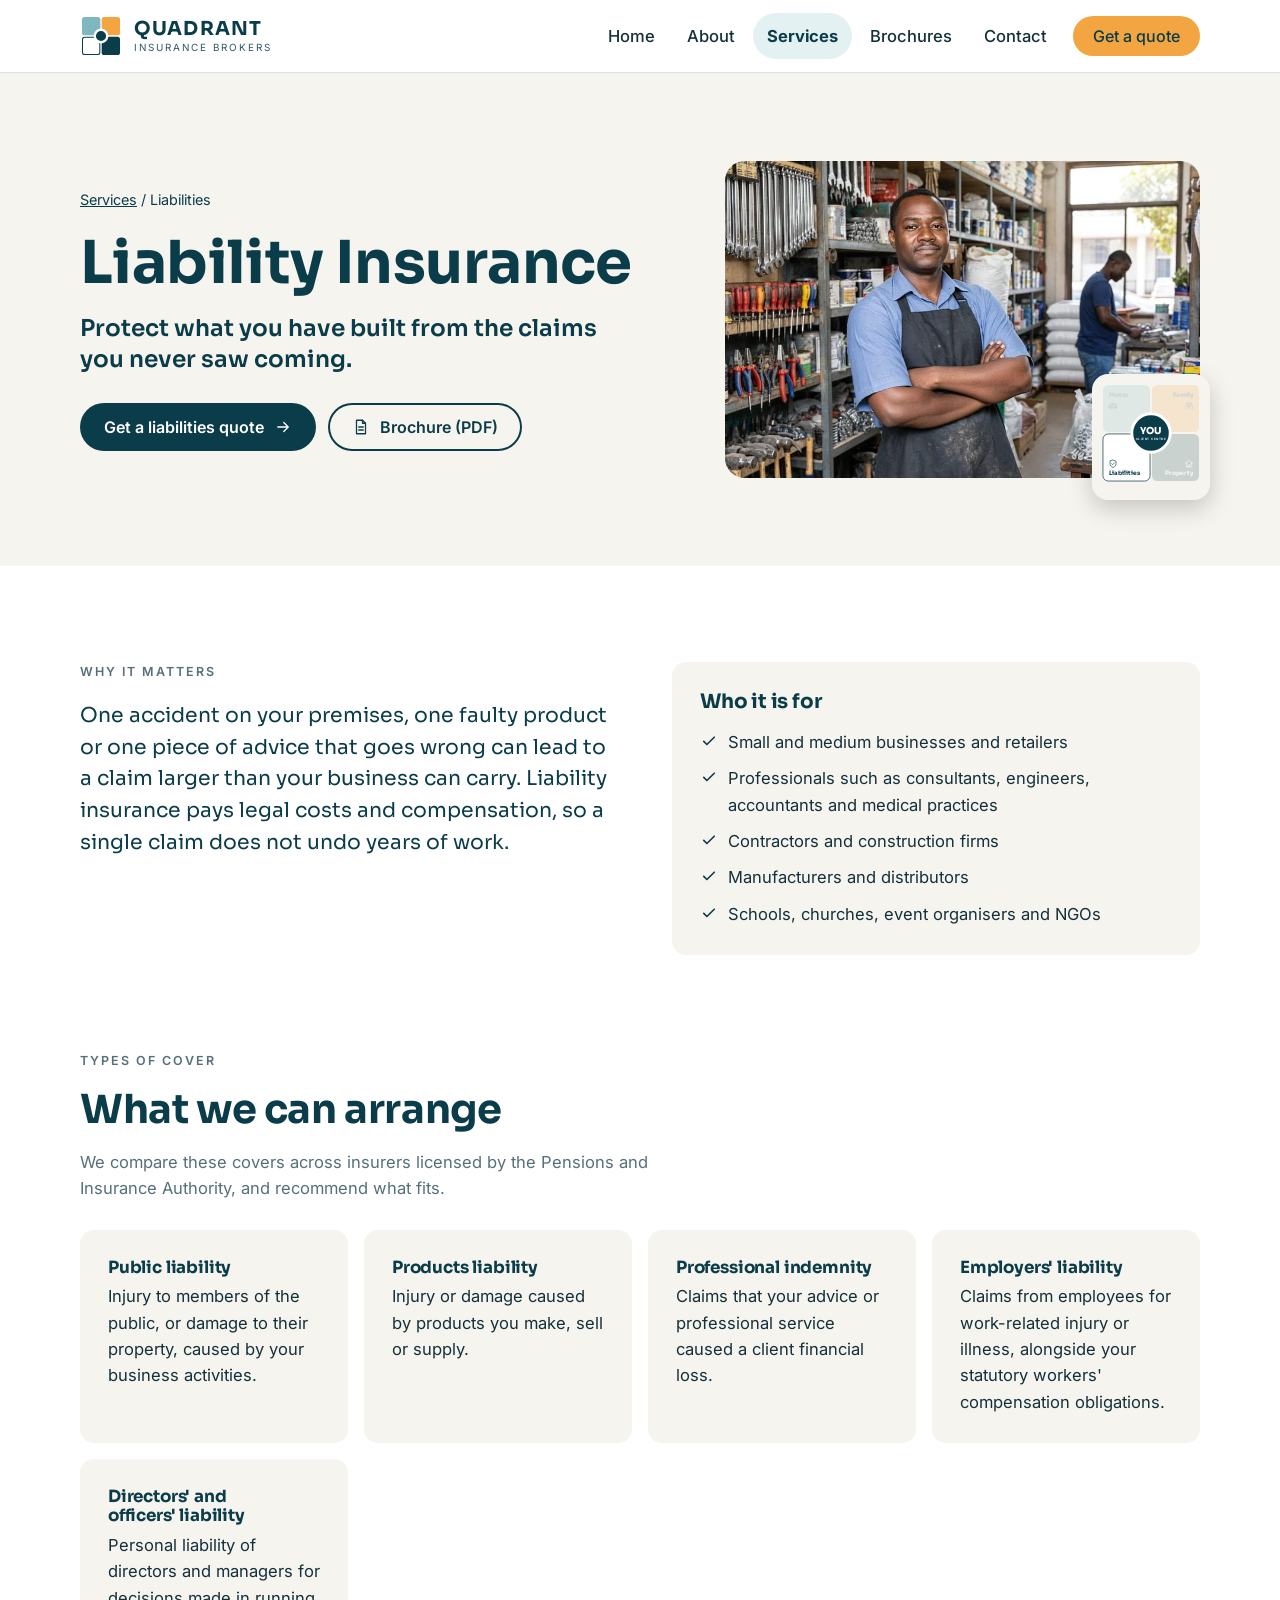
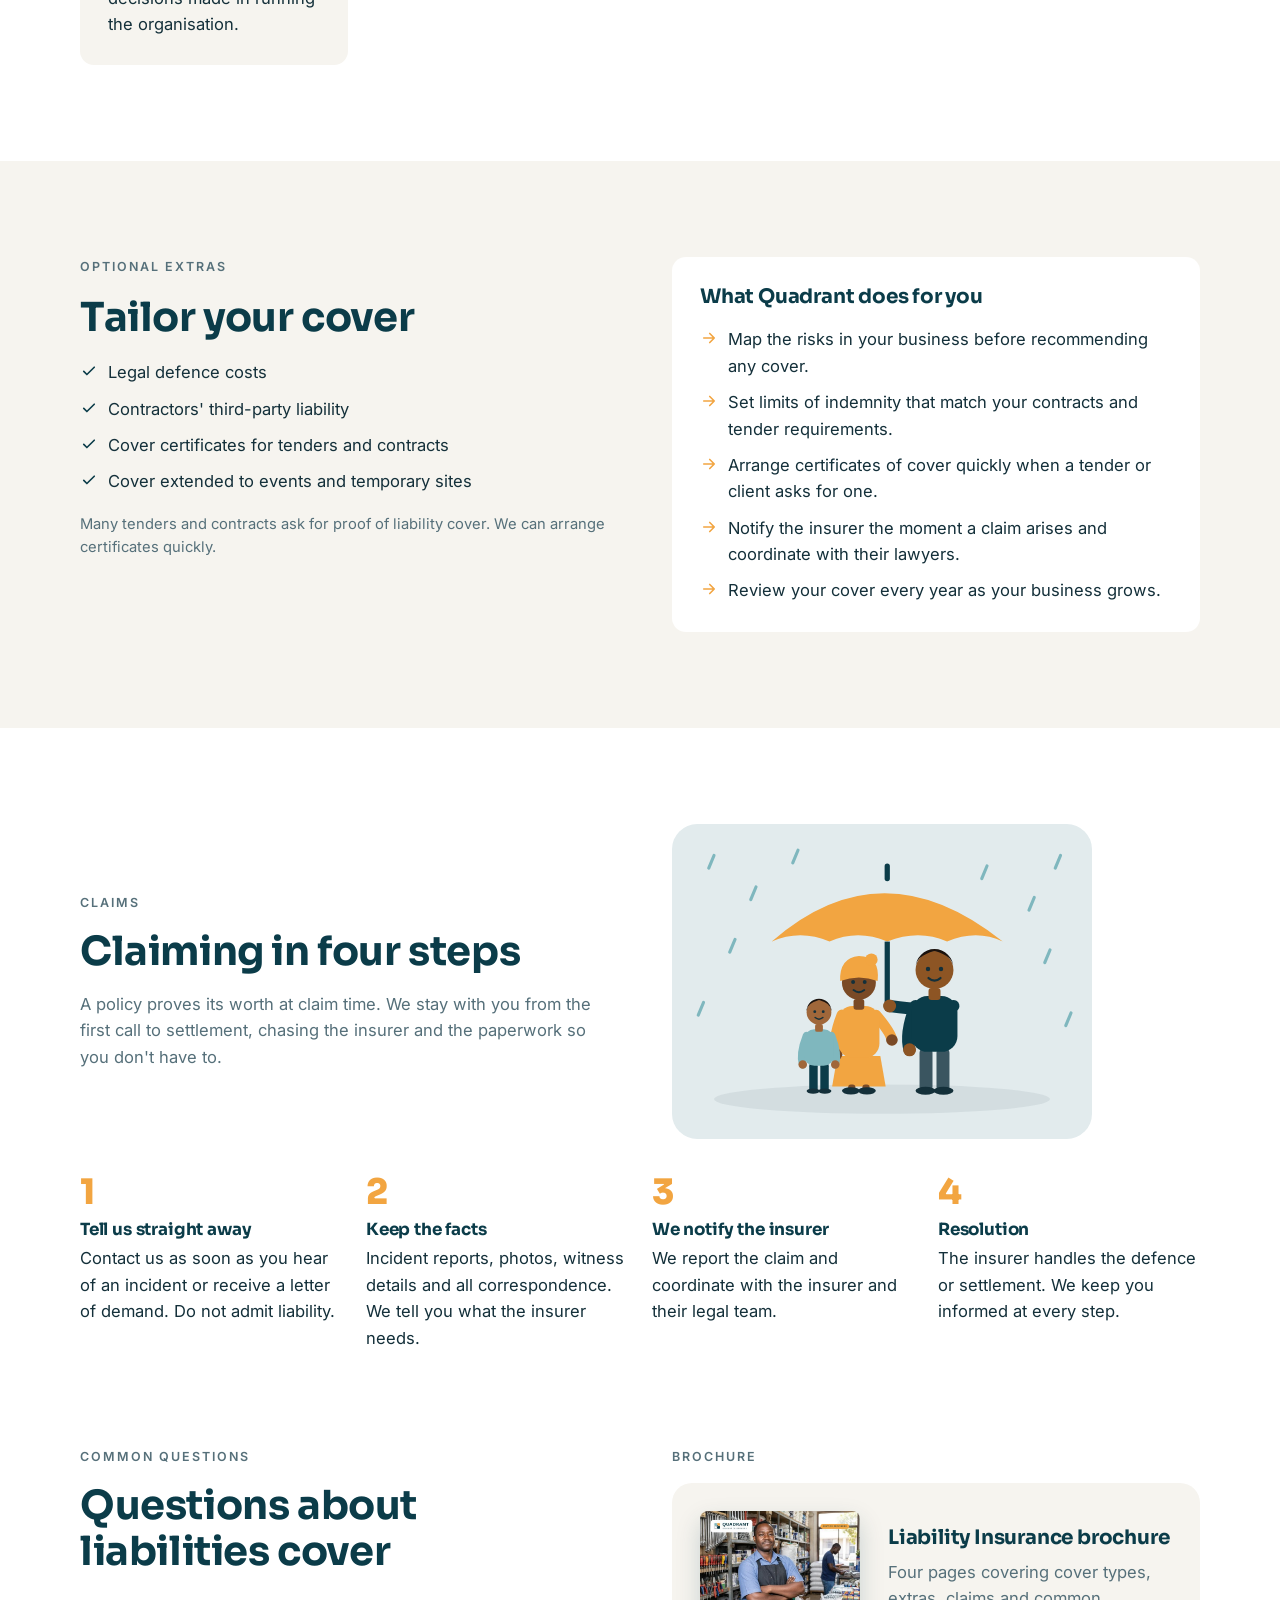
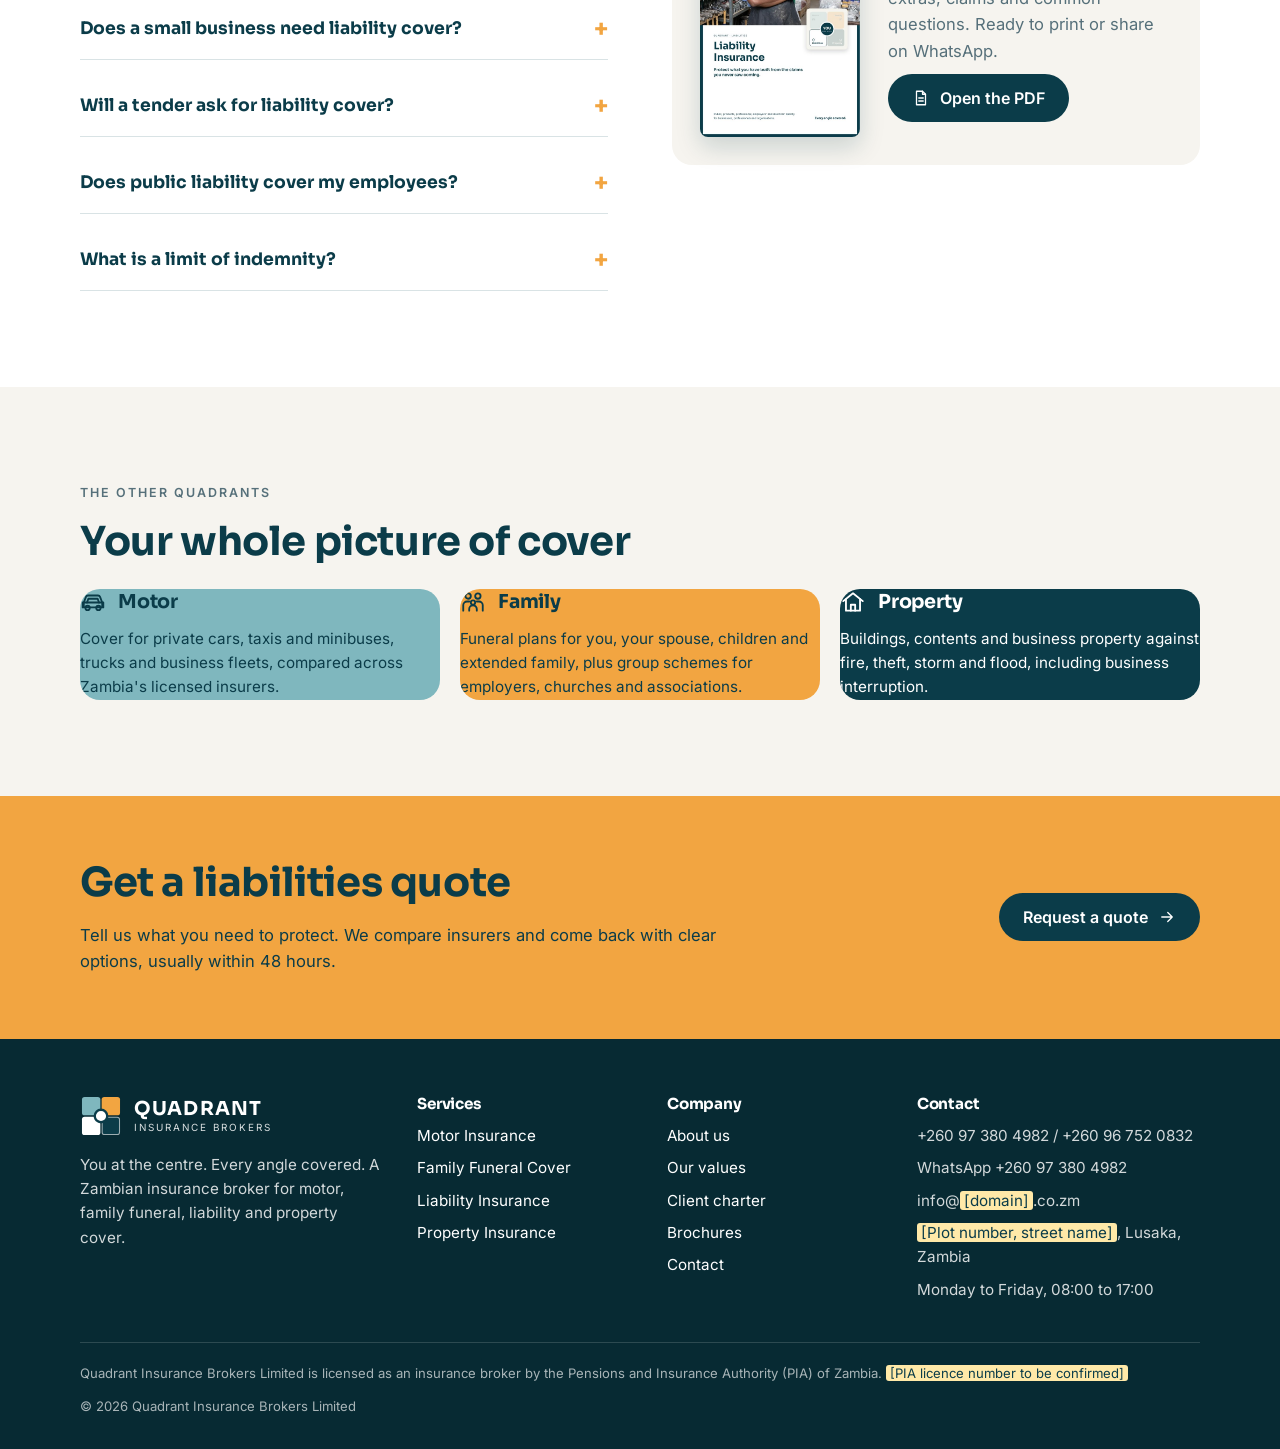
<file: liabilities.html>
<!doctype html><html lang="en"><head><meta charset="utf-8"><meta name="viewport" content="width=device-width, initial-scale=1, viewport-fit=cover"><meta name="claude:viewport-fit-sides" content="cover"><title>Liability Insurance · Quadrant Insurance Brokers</title><meta name="description" content="Public, products, professional, employers&#x27; and directors&#x27; liability for businesses, professionals and organisations."><link rel="icon" href="data:image/svg+xml,%3Csvg%20xmlns%3D%22http%3A//www.w3.org/2000/svg%22%20width%3D%2264%22%20height%3D%2264%22%20viewBox%3D%220%200%2064%2064%22%20aria-hidden%3D%22true%22%3E%3Crect%20x%3D%223%22%20y%3D%223%22%20width%3D%2228%22%20height%3D%2228%22%20rx%3D%224%22%20fill%3D%22%237FB7BE%22/%3E%3Crect%20x%3D%2233%22%20y%3D%223%22%20width%3D%2228%22%20height%3D%2228%22%20rx%3D%224%22%20fill%3D%22%23F2A541%22/%3E%3Crect%20x%3D%223.8%22%20y%3D%2233.8%22%20width%3D%2226.4%22%20height%3D%2226.4%22%20rx%3D%223.6%22%20fill%3D%22%23FFFFFF%22%20stroke%3D%22%230B3C49%22%20stroke-width%3D%221.6%22/%3E%3Crect%20x%3D%2233%22%20y%3D%2233%22%20width%3D%2228%22%20height%3D%2228%22%20rx%3D%224%22%20fill%3D%22%230B3C49%22/%3E%3Ccircle%20cx%3D%2232%22%20cy%3D%2232%22%20r%3D%229.5%22%20fill%3D%22%230B3C49%22%20stroke%3D%22%23FFFFFF%22%20stroke-width%3D%223.5%22/%3E%3C/svg%3E"><link rel="stylesheet" href="assets/site.css"></head><body><header class="site-head"><div class="wrap head-in">
<a class="lockup" href="index.html" aria-label="Quadrant Insurance Brokers home"><svg class="mark" width="42" height="42" viewBox="0 0 64 64" aria-hidden="true"><rect x="3" y="3" width="28" height="28" rx="4" fill="#7FB7BE"/><rect x="33" y="3" width="28" height="28" rx="4" fill="#F2A541"/><rect x="3.8" y="33.8" width="26.4" height="26.4" rx="3.6" fill="#FFFFFF" stroke="#0B3C49" stroke-width="1.6"/><rect x="33" y="33" width="28" height="28" rx="4" fill="#0B3C49"/><circle cx="32" cy="32" r="9.5" fill="#0B3C49" stroke="#FFFFFF" stroke-width="3.5"/></svg><span class="lk-txt"><span class="lk-name" style="color:#0B3C49">QUADRANT</span><span class="lk-sub" style="color:#0B3C49">Insurance Brokers</span></span></a>
<button class="menu-btn" aria-label="Menu" aria-expanded="false"><svg width="28" height="28" viewBox="0 0 24 24" fill="none" stroke="currentColor" stroke-width="2" stroke-linecap="round"><path d="M4 7h16M4 12h16M4 17h16"/></svg></button>
<nav class="nav" aria-label="Main"><a href="index.html">Home</a><a href="about.html">About</a><a href="services.html" aria-current="page">Services</a><a href="brochures.html">Brochures</a><a href="contact.html">Contact</a><a class="btn" href="contact.html">Get a quote</a></nav></div></header><main>
<section class="svc-hero" style="background:var(--paper);color:#0B3C49"><div class="wrap hero-grid">
 <div><div class="crumb"><a href="services.html">Services</a> / Liabilities</div>
  <h1 style="color:#0B3C49">Liability Insurance</h1><p class="tl">Protect what you have built from the claims you never saw coming.</p>
  <div style="display:flex;flex-wrap:wrap;gap:12px;margin-top:28px"><a class="btn dark" href="contact.html?service=liabilities">Get a liabilities quote <svg class="ic" width="18" height="18" viewBox="0 0 24 24" fill="none" stroke="currentColor" stroke-width="1.7" stroke-linecap="round" stroke-linejoin="round" aria-hidden="true"><path d="M5 12h14M13 6l6 6-6 6"/></svg></a>
  <a class="btn ghost" href="brochures/Quadrant-Liabilities-Brochure.pdf" target="_blank" rel="noopener"><svg class="ic" width="18" height="18" viewBox="0 0 24 24" fill="none" stroke="currentColor" stroke-width="1.7" stroke-linecap="round" stroke-linejoin="round" aria-hidden="true"><path d="M6 3h8l4 4v14H6z"/><path d="M14 3v4h4"/><path d="M9 12h6M9 16h6"/></svg> Brochure (PDF)</a></div></div>
 <div style="position:relative"><div class="pic"><img src="assets/photos/liabilities.jpg" alt="Liability Insurance" loading="lazy"></div><div style="position:absolute;right:-10px;bottom:-22px;width:118px;background:var(--paper);border-radius:16px;padding:10px;box-shadow:0 8px 24px rgba(0,0,0,.2)"><svg class="model" viewBox="-4 -4 408 408" role="img" aria-label="The Quadrant model: the client at the centre of motor, family, liabilities and property cover"><g opacity=".18"><rect x="0" y="0" width="196" height="196" rx="22" fill="#7FB7BE"/><text x="26" y="50" text-anchor="start" font-family="Sora, sans-serif" font-weight="700" font-size="25" fill="#0B3C49">Motor</text><g transform="translate(22,66) scale(1.67)" fill="none" stroke="#0B3C49" stroke-width="1.6" stroke-linecap="round" stroke-linejoin="round"><path d="M3.5 16.5v-4l2-5.2A2 2 0 0 1 7.4 6h9.2a2 2 0 0 1 1.9 1.3l2 5.2v4"/><path d="M2.5 12.5h19v4.5h-19z"/><circle cx="7" cy="17.5" r="2"/><circle cx="17" cy="17.5" r="2"/><path d="M6.5 12.5l1.2-3.5h8.6l1.2 3.5"/></g></g><g opacity=".18"><rect x="204" y="0" width="196" height="196" rx="22" fill="#F2A541"/><text x="374" y="50" text-anchor="end" font-family="Sora, sans-serif" font-weight="700" font-size="25" fill="#0B3C49">Family</text><g transform="translate(338,66) scale(1.67)" fill="none" stroke="#0B3C49" stroke-width="1.6" stroke-linecap="round" stroke-linejoin="round"><circle cx="7.5" cy="6.5" r="2.5"/><circle cx="16.5" cy="6.5" r="2.5"/><circle cx="12" cy="12.5" r="2"/><path d="M3 20v-5a3.5 3.5 0 0 1 3.5-3.5h2"/><path d="M21 20v-5a3.5 3.5 0 0 0-3.5-3.5h-2"/><path d="M8.5 20v-1.5a3.5 3.5 0 0 1 7 0V20"/></g></g><g opacity="1"><rect x="0" y="204" width="196" height="196" rx="22" fill="#FFFFFF" stroke="#0B3C49" stroke-width="3"/><text x="26" y="374" text-anchor="start" font-family="Sora, sans-serif" font-weight="700" font-size="25" fill="#0B3C49">Liabilities</text><g transform="translate(22,308) scale(1.67)" fill="none" stroke="#0B3C49" stroke-width="1.6" stroke-linecap="round" stroke-linejoin="round"><path d="M12 2.8l7.5 2.9v6c0 4.6-3.2 8.3-7.5 9.5-4.3-1.2-7.5-4.9-7.5-9.5v-6z"/><path d="M8.6 12l2.4 2.4 4.4-4.6"/></g></g><g opacity=".18"><rect x="204" y="204" width="196" height="196" rx="22" fill="#0B3C49"/><text x="374" y="374" text-anchor="end" font-family="Sora, sans-serif" font-weight="700" font-size="25" fill="#FFFFFF">Property</text><g transform="translate(338,308) scale(1.67)" fill="none" stroke="#FFFFFF" stroke-width="1.6" stroke-linecap="round" stroke-linejoin="round"><path d="M3 11.2 12 4l9 7.2"/><path d="M5.5 9.5V20h13V9.5"/><path d="M10 20v-5.5h4V20"/></g></g><circle cx="200.0" cy="200.0" r="80" fill="#0B3C49" stroke="#FFFFFF" stroke-width="12"/><text x="200.0" y="204.0" text-anchor="middle" font-family="Sora, sans-serif" font-weight="800" font-size="40" fill="#FFFFFF">YOU</text><text x="200.0" y="230.0" text-anchor="middle" font-family="Inter, sans-serif" font-weight="600" font-size="12.5" letter-spacing="2" fill="#FFFFFF">CLIENT CENTRE</text></svg></div></div></div></section>

<section class="band"><div class="wrap split">
 <div class="stack" style="gap:18px"><div class="eyebrow">Why it matters</div><p class="lead" style="font-family:var(--display);color:var(--deep)">One accident on your premises, one faulty product or one piece of advice that goes wrong can lead to a claim larger than your business can carry. Liability insurance pays legal costs and compensation, so a single claim does not undo years of work.</p></div>
 <div class="card stack" style="gap:16px"><h3>Who it is for</h3><ul class="ticks"><li><svg class="ic" width="18" height="18" viewBox="0 0 24 24" fill="none" stroke="#0B3C49" stroke-width="2.2" stroke-linecap="round" stroke-linejoin="round" aria-hidden="true"><path d="M5 12.5l4.2 4.2L19 7"/></svg><span>Small and medium businesses and retailers</span></li><li><svg class="ic" width="18" height="18" viewBox="0 0 24 24" fill="none" stroke="#0B3C49" stroke-width="2.2" stroke-linecap="round" stroke-linejoin="round" aria-hidden="true"><path d="M5 12.5l4.2 4.2L19 7"/></svg><span>Professionals such as consultants, engineers, accountants and medical practices</span></li><li><svg class="ic" width="18" height="18" viewBox="0 0 24 24" fill="none" stroke="#0B3C49" stroke-width="2.2" stroke-linecap="round" stroke-linejoin="round" aria-hidden="true"><path d="M5 12.5l4.2 4.2L19 7"/></svg><span>Contractors and construction firms</span></li><li><svg class="ic" width="18" height="18" viewBox="0 0 24 24" fill="none" stroke="#0B3C49" stroke-width="2.2" stroke-linecap="round" stroke-linejoin="round" aria-hidden="true"><path d="M5 12.5l4.2 4.2L19 7"/></svg><span>Manufacturers and distributors</span></li><li><svg class="ic" width="18" height="18" viewBox="0 0 24 24" fill="none" stroke="#0B3C49" stroke-width="2.2" stroke-linecap="round" stroke-linejoin="round" aria-hidden="true"><path d="M5 12.5l4.2 4.2L19 7"/></svg><span>Schools, churches, event organisers and NGOs</span></li></ul></div></div></section>

<section class="band" style="padding-top:0"><div class="wrap stack" style="gap:28px">
 <div class="stack"><div class="eyebrow">Types of cover</div><h2>What we can arrange</h2><p class="muted" style="max-width:62ch">We compare these covers across insurers licensed by the Pensions and Insurance Authority, and recommend what fits.</p></div>
 <div class="cov"><div class="card"><h4>Public liability</h4><p>Injury to members of the public, or damage to their property, caused by your business activities.</p></div><div class="card"><h4>Products liability</h4><p>Injury or damage caused by products you make, sell or supply.</p></div><div class="card"><h4>Professional indemnity</h4><p>Claims that your advice or professional service caused a client financial loss.</p></div><div class="card"><h4>Employers&#x27; liability</h4><p>Claims from employees for work-related injury or illness, alongside your statutory workers&#x27; compensation obligations.</p></div><div class="card"><h4>Directors&#x27; and officers&#x27; liability</h4><p>Personal liability of directors and managers for decisions made in running the organisation.</p></div></div></div></section>

<section class="band" style="background:var(--paper)"><div class="wrap split">
 <div class="stack" style="gap:18px"><div class="eyebrow">Optional extras</div><h2>Tailor your cover</h2><ul class="ticks"><li><svg class="ic" width="18" height="18" viewBox="0 0 24 24" fill="none" stroke="#0B3C49" stroke-width="2.2" stroke-linecap="round" stroke-linejoin="round" aria-hidden="true"><path d="M5 12.5l4.2 4.2L19 7"/></svg><span>Legal defence costs</span></li><li><svg class="ic" width="18" height="18" viewBox="0 0 24 24" fill="none" stroke="#0B3C49" stroke-width="2.2" stroke-linecap="round" stroke-linejoin="round" aria-hidden="true"><path d="M5 12.5l4.2 4.2L19 7"/></svg><span>Contractors&#x27; third-party liability</span></li><li><svg class="ic" width="18" height="18" viewBox="0 0 24 24" fill="none" stroke="#0B3C49" stroke-width="2.2" stroke-linecap="round" stroke-linejoin="round" aria-hidden="true"><path d="M5 12.5l4.2 4.2L19 7"/></svg><span>Cover certificates for tenders and contracts</span></li><li><svg class="ic" width="18" height="18" viewBox="0 0 24 24" fill="none" stroke="#0B3C49" stroke-width="2.2" stroke-linecap="round" stroke-linejoin="round" aria-hidden="true"><path d="M5 12.5l4.2 4.2L19 7"/></svg><span>Cover extended to events and temporary sites</span></li></ul><p class="muted" style="font-size:.92rem">Many tenders and contracts ask for proof of liability cover. We can arrange certificates quickly.</p></div>
 <div class="card stack" style="gap:18px;background:#fff"><h3>What Quadrant does for you</h3><ul class="ticks"><li><svg class="ic" width="18" height="18" viewBox="0 0 24 24" fill="none" stroke="#F2A541" stroke-width="2.2" stroke-linecap="round" stroke-linejoin="round" aria-hidden="true"><path d="M5 12h14M13 6l6 6-6 6"/></svg><span>Map the risks in your business before recommending any cover.</span></li><li><svg class="ic" width="18" height="18" viewBox="0 0 24 24" fill="none" stroke="#F2A541" stroke-width="2.2" stroke-linecap="round" stroke-linejoin="round" aria-hidden="true"><path d="M5 12h14M13 6l6 6-6 6"/></svg><span>Set limits of indemnity that match your contracts and tender requirements.</span></li><li><svg class="ic" width="18" height="18" viewBox="0 0 24 24" fill="none" stroke="#F2A541" stroke-width="2.2" stroke-linecap="round" stroke-linejoin="round" aria-hidden="true"><path d="M5 12h14M13 6l6 6-6 6"/></svg><span>Arrange certificates of cover quickly when a tender or client asks for one.</span></li><li><svg class="ic" width="18" height="18" viewBox="0 0 24 24" fill="none" stroke="#F2A541" stroke-width="2.2" stroke-linecap="round" stroke-linejoin="round" aria-hidden="true"><path d="M5 12h14M13 6l6 6-6 6"/></svg><span>Notify the insurer the moment a claim arises and coordinate with their lawyers.</span></li><li><svg class="ic" width="18" height="18" viewBox="0 0 24 24" fill="none" stroke="#F2A541" stroke-width="2.2" stroke-linecap="round" stroke-linejoin="round" aria-hidden="true"><path d="M5 12h14M13 6l6 6-6 6"/></svg><span>Review your cover every year as your business grows.</span></li></ul></div></div></section>

<section class="band"><div class="wrap stack" style="gap:36px">
 <div class="split" style="align-items:center"><div class="stack"><div class="eyebrow">Claims</div><h2>Claiming in four steps</h2><p class="muted">A policy proves its worth at claim time. We stay with you from the first call to settlement, chasing the insurer and the paperwork so you don't have to.</p></div><div style="max-width:420px"><svg class="illus" viewBox="0 0 400 300" role="img" aria-label="Illustration: a Quadrant adviser holds an umbrella over a family, standing with them at claim time" xmlns="http://www.w3.org/2000/svg"><rect width="400" height="300" rx="24" fill="#E2EBED"/><ellipse cx="200" cy="262" rx="160" ry="14" fill="#14303A" opacity=".07"/><path class="a-drop" style="animation-delay:0.7s" d="M40 30 l-5 12" stroke="#7FB7BE" stroke-width="3" stroke-linecap="round"/><path class="a-drop" style="animation-delay:0.1s" d="M80 60 l-5 12" stroke="#7FB7BE" stroke-width="3" stroke-linecap="round"/><path class="a-drop" style="animation-delay:0.8s" d="M120 25 l-5 12" stroke="#7FB7BE" stroke-width="3" stroke-linecap="round"/><path class="a-drop" style="animation-delay:0.7s" d="M300 40 l-5 12" stroke="#7FB7BE" stroke-width="3" stroke-linecap="round"/><path class="a-drop" style="animation-delay:1.0s" d="M345 70 l-5 12" stroke="#7FB7BE" stroke-width="3" stroke-linecap="round"/><path class="a-drop" style="animation-delay:0.3s" d="M370 30 l-5 12" stroke="#7FB7BE" stroke-width="3" stroke-linecap="round"/><path class="a-drop" style="animation-delay:0.4s" d="M60 110 l-5 12" stroke="#7FB7BE" stroke-width="3" stroke-linecap="round"/><path class="a-drop" style="animation-delay:1.1s" d="M360 120 l-5 12" stroke="#7FB7BE" stroke-width="3" stroke-linecap="round"/><path class="a-drop" style="animation-delay:0.2s" d="M30 170 l-5 12" stroke="#7FB7BE" stroke-width="3" stroke-linecap="round"/><path class="a-drop" style="animation-delay:0.8s" d="M380 180 l-5 12" stroke="#7FB7BE" stroke-width="3" stroke-linecap="round"/><g class="a-sway"><path d="M95 112 Q200 20 315 112 Q290 100 262 112 Q235 100 205 112 Q177 100 150 112 Q122 100 95 112 Z" fill="#F2A541"/><path d="M205 52 L205 40" stroke="#0B3C49" stroke-width="5" stroke-linecap="round"/><path d="M205 112 L205 175" stroke="#0B3C49" stroke-width="5"/></g><g transform="translate(178,255) scale(0.85)"><g class="fig"><path d="M-24 -40 L24 -40 L30 -6 L-30 -6 Z" fill="#F2A541"/><rect x="-12" y="-8" width="8" height="8" rx="3" fill="#7A4A26"/><rect x="4" y="-8" width="8" height="8" rx="3" fill="#7A4A26"/><ellipse cx="-9" cy="-1" rx="10" ry="4" fill="#14303A"/><ellipse cx="9" cy="-1" rx="10" ry="4" fill="#14303A"/><path d="M-19 -86 Q-30.0 -58.0 -25 -42" stroke="#F2A541" stroke-width="12" fill="none" stroke-linecap="round"/><circle cx="-25" cy="-42" r="6.5" fill="#7A4A26"/><path d="M19 -86 Q36.0 -66.0 37 -58" stroke="#F2A541" stroke-width="12" fill="none" stroke-linecap="round"/><circle cx="37" cy="-58" r="6.5" fill="#7A4A26"/><rect x="-23" y="-96" width="46" height="58" rx="16" fill="#F2A541"/><rect x="-6" y="-104" width="12" height="12" rx="3" fill="#7A4A26"/><g class="head"><circle cx="0" cy="-122" r="19" fill="#7A4A26"/><path d="M-21 -124 Q-22 -150 0 -152 Q24 -152 21 -124 Q0 -132 -21 -124 Z" fill="#F2A541"/><circle cx="14" cy="-148" r="7" fill="#F2A541"/><g class="eyes"><circle cx="-6.5" cy="-123" r="2.2" fill="#14303A"/><circle cx="6.5" cy="-123" r="2.2" fill="#14303A"/></g><path d="M-6 -114 Q0 -109 6 -114" stroke="#14303A" stroke-width="2.2" fill="none" stroke-linecap="round"/></g></g></g><g transform="translate(140,255) scale(0.62)"><g class="fig"><rect x="-15" y="-44" width="13" height="44" rx="5" fill="#0B3C49"/><rect x="2" y="-44" width="13" height="44" rx="5" fill="#0B3C49"/><ellipse cx="-9" cy="-1" rx="10" ry="4" fill="#14303A"/><ellipse cx="9" cy="-1" rx="10" ry="4" fill="#14303A"/><path d="M-19 -86 Q-30.0 -58.0 -25 -42" stroke="#7FB7BE" stroke-width="12" fill="none" stroke-linecap="round"/><circle cx="-25" cy="-42" r="6.5" fill="#A0673A"/><path d="M19 -86 Q30.0 -58.0 25 -42" stroke="#7FB7BE" stroke-width="12" fill="none" stroke-linecap="round"/><circle cx="25" cy="-42" r="6.5" fill="#A0673A"/><rect x="-23" y="-96" width="46" height="56" rx="16" fill="#7FB7BE"/><rect x="-6" y="-104" width="12" height="12" rx="3" fill="#A0673A"/><g class="head"><circle cx="0" cy="-122" r="19" fill="#A0673A"/><path d="M-19 -124 A19 19 0 0 1 19 -124 Q19 -136 0 -141 Q-19 -136 -19 -124 Z" fill="#1B120D"/><g class="eyes"><circle cx="-6.5" cy="-123" r="2.2" fill="#14303A"/><circle cx="6.5" cy="-123" r="2.2" fill="#14303A"/></g><path d="M-6 -114 Q0 -109 6 -114" stroke="#14303A" stroke-width="2.2" fill="none" stroke-linecap="round"/></g></g></g><g transform="translate(250,255) scale(0.95)"><g class="fig"><rect x="-15" y="-44" width="13" height="44" rx="5" fill="#3A5560"/><rect x="2" y="-44" width="13" height="44" rx="5" fill="#3A5560"/><ellipse cx="-9" cy="-1" rx="10" ry="4" fill="#14303A"/><ellipse cx="9" cy="-1" rx="10" ry="4" fill="#14303A"/><path d="M-19 -86 Q-30.0 -58.0 -25 -42" stroke="#0B3C49" stroke-width="12" fill="none" stroke-linecap="round"/><circle cx="-25" cy="-42" r="6.5" fill="#8D5524"/><path d="M19 -86 Q-5.0 -80.0 -45 -86" stroke="#0B3C49" stroke-width="12" fill="none" stroke-linecap="round"/><circle cx="-45" cy="-86" r="6.5" fill="#8D5524"/><rect x="-23" y="-96" width="46" height="56" rx="16" fill="#0B3C49"/><rect x="-6" y="-104" width="12" height="12" rx="3" fill="#8D5524"/><g class="head"><circle cx="0" cy="-122" r="19" fill="#8D5524"/><path d="M-19 -124 A19 19 0 0 1 19 -124 Q19 -136 0 -141 Q-19 -136 -19 -124 Z" fill="#1B120D"/><g class="eyes"><circle cx="-6.5" cy="-123" r="2.2" fill="#14303A"/><circle cx="6.5" cy="-123" r="2.2" fill="#14303A"/></g><path d="M-6 -114 Q0 -109 6 -114" stroke="#14303A" stroke-width="2.2" fill="none" stroke-linecap="round"/></g></g></g></svg></div></div><div class="steps"><div class="step"><div class="n">1</div><h4>Tell us straight away</h4><p>Contact us as soon as you hear of an incident or receive a letter of demand. Do not admit liability.</p></div><div class="step"><div class="n">2</div><h4>Keep the facts</h4><p>Incident reports, photos, witness details and all correspondence. We tell you what the insurer needs.</p></div><div class="step"><div class="n">3</div><h4>We notify the insurer</h4><p>We report the claim and coordinate with the insurer and their legal team.</p></div><div class="step"><div class="n">4</div><h4>Resolution</h4><p>The insurer handles the defence or settlement. We keep you informed at every step.</p></div></div></div></section>

<section class="band" style="padding-top:0"><div class="wrap split">
 <div class="stack faq"><div class="eyebrow">Common questions</div><h2 style="margin-bottom:8px">Questions about liabilities cover</h2><details><summary>Does a small business need liability cover?</summary><p>Yes. A single claim from a customer injured on your premises can cost more than a small business earns in a year.</p></details><details><summary>Will a tender ask for liability cover?</summary><p>Many government and private tenders ask for proof of public liability or professional indemnity. We can arrange certificates quickly.</p></details><details><summary>Does public liability cover my employees?</summary><p>No. Injuries to employees fall under workers&#x27; compensation and employers&#x27; liability, which we can arrange alongside it.</p></details><details><summary>What is a limit of indemnity?</summary><p>The most the insurer will pay for a claim, or for all claims in a year. We help you choose a limit that matches your real exposure.</p></details></div>
 <div class="stack" style="gap:16px"><div class="eyebrow">Brochure</div>
  <div class="brocard"><a href="brochures/Quadrant-Liabilities-Brochure.pdf" target="_blank" rel="noopener"><img src="assets/img/quadrant-liabilities-brochure.jpg" alt="Cover of the Liability Insurance brochure" loading="lazy"></a>
   <div class="stack" style="gap:10px"><h3>Liability Insurance brochure</h3><p class="muted">Four pages covering cover types, extras, claims and common questions. Ready to print or share on WhatsApp.</p>
   <a class="btn dark" href="brochures/Quadrant-Liabilities-Brochure.pdf" target="_blank" rel="noopener" style="align-self:flex-start"><svg class="ic" width="18" height="18" viewBox="0 0 24 24" fill="none" stroke="currentColor" stroke-width="1.7" stroke-linecap="round" stroke-linejoin="round" aria-hidden="true"><path d="M6 3h8l4 4v14H6z"/><path d="M14 3v4h4"/><path d="M9 12h6M9 16h6"/></svg> Open the PDF</a></div></div></div>
</div></section>

<section class="band" style="background:var(--paper)"><div class="wrap stack" style="gap:24px"><div class="stack"><div class="eyebrow">The other quadrants</div><h2>Your whole picture of cover</h2></div>
 <div class="cards"><a class="svc motor" href="motor.html" style="padding:22px"><h3 style="font-size:1.2rem"><svg class="ic" width="26" height="26" viewBox="0 0 24 24" fill="none" stroke="currentColor" stroke-width="1.7" stroke-linecap="round" stroke-linejoin="round" aria-hidden="true"><path d="M3.5 16.5v-4l2-5.2A2 2 0 0 1 7.4 6h9.2a2 2 0 0 1 1.9 1.3l2 5.2v4"/><path d="M2.5 12.5h19v4.5h-19z"/><circle cx="7" cy="17.5" r="2"/><circle cx="17" cy="17.5" r="2"/><path d="M6.5 12.5l1.2-3.5h8.6l1.2 3.5"/></svg>Motor</h3><p style="font-size:.95rem">Cover for private cars, taxis and minibuses, trucks and business fleets, compared across Zambia&#x27;s licensed insurers.</p></a><a class="svc family" href="family.html" style="padding:22px"><h3 style="font-size:1.2rem"><svg class="ic" width="26" height="26" viewBox="0 0 24 24" fill="none" stroke="currentColor" stroke-width="1.7" stroke-linecap="round" stroke-linejoin="round" aria-hidden="true"><circle cx="7.5" cy="6.5" r="2.5"/><circle cx="16.5" cy="6.5" r="2.5"/><circle cx="12" cy="12.5" r="2"/><path d="M3 20v-5a3.5 3.5 0 0 1 3.5-3.5h2"/><path d="M21 20v-5a3.5 3.5 0 0 0-3.5-3.5h-2"/><path d="M8.5 20v-1.5a3.5 3.5 0 0 1 7 0V20"/></svg>Family</h3><p style="font-size:.95rem">Funeral plans for you, your spouse, children and extended family, plus group schemes for employers, churches and associations.</p></a><a class="svc property" href="property.html" style="padding:22px"><h3 style="font-size:1.2rem"><svg class="ic" width="26" height="26" viewBox="0 0 24 24" fill="none" stroke="currentColor" stroke-width="1.7" stroke-linecap="round" stroke-linejoin="round" aria-hidden="true"><path d="M3 11.2 12 4l9 7.2"/><path d="M5.5 9.5V20h13V9.5"/><path d="M10 20v-5.5h4V20"/></svg>Property</h3><p style="font-size:.95rem">Buildings, contents and business property against fire, theft, storm and flood, including business interruption.</p></a></div></div></section>
<section class="cta-band band tight"><div class="wrap cta-in"><div class="stack" style="max-width:640px"><h2>Get a liabilities quote</h2><p>Tell us what you need to protect. We compare insurers and come back with clear options, usually within 48 hours.</p></div>
<a class="btn dark" href="contact.html">Request a quote <svg class="ic" width="18" height="18" viewBox="0 0 24 24" fill="none" stroke="currentColor" stroke-width="1.7" stroke-linecap="round" stroke-linejoin="round" aria-hidden="true"><path d="M5 12h14M13 6l6 6-6 6"/></svg></a></div></section></main><footer class="site-foot"><div class="wrap">
<div class="foot-grid">
 <div class="stack"><span class="lockup"><svg class="mark" width="42" height="42" viewBox="0 0 64 64" aria-hidden="true"><rect x="3" y="3" width="28" height="28" rx="4" fill="#7FB7BE"/><rect x="33" y="3" width="28" height="28" rx="4" fill="#F2A541"/><rect x="3" y="33" width="28" height="28" rx="4" fill="#FFFFFF"/><rect x="33.8" y="33.8" width="26.4" height="26.4" rx="3.6" fill="#0B3C49" stroke="#FFFFFF" stroke-opacity=".6" stroke-width="1.6"/><circle cx="32" cy="32" r="9.5" fill="#FFFFFF" stroke="#0B3C49" stroke-width="3.5"/></svg><span class="lk-txt"><span class="lk-name" style="color:#fff">QUADRANT</span><span class="lk-sub" style="color:#fff">Insurance Brokers</span></span></span>
  <p>You at the centre. Every angle covered. A Zambian insurance broker for motor, family funeral, liability and property cover.</p></div>
 <div><h4>Services</h4><ul><li><a href="motor.html">Motor Insurance</a></li><li><a href="family.html">Family Funeral Cover</a></li><li><a href="liabilities.html">Liability Insurance</a></li><li><a href="property.html">Property Insurance</a></li></ul></div>
 <div><h4>Company</h4><ul><li><a href="about.html">About us</a></li><li><a href="about.html#values">Our values</a></li><li><a href="about.html#charter">Client charter</a></li><li><a href="brochures.html">Brochures</a></li><li><a href="contact.html">Contact</a></li></ul></div>
 <div><h4>Contact</h4><ul><li>+260 97 380 4982 / +260 96 752 0832</li><li>WhatsApp +260 97 380 4982</li><li>info@<span class="ph">[domain]</span>.co.zm</li><li><span class="ph">[Plot number, street name]</span>, Lusaka, Zambia</li><li>Monday to Friday, 08:00 to 17:00</li></ul></div>
</div>
<div class="legal"><span>Quadrant Insurance Brokers Limited is licensed as an insurance broker by the Pensions and Insurance Authority (PIA) of Zambia. <span class="ph">[PIA licence number to be confirmed]</span></span><span>© 2026 Quadrant Insurance Brokers Limited</span></div>
</div></footer><script src="assets/site.js"></script></body></html>
</file>
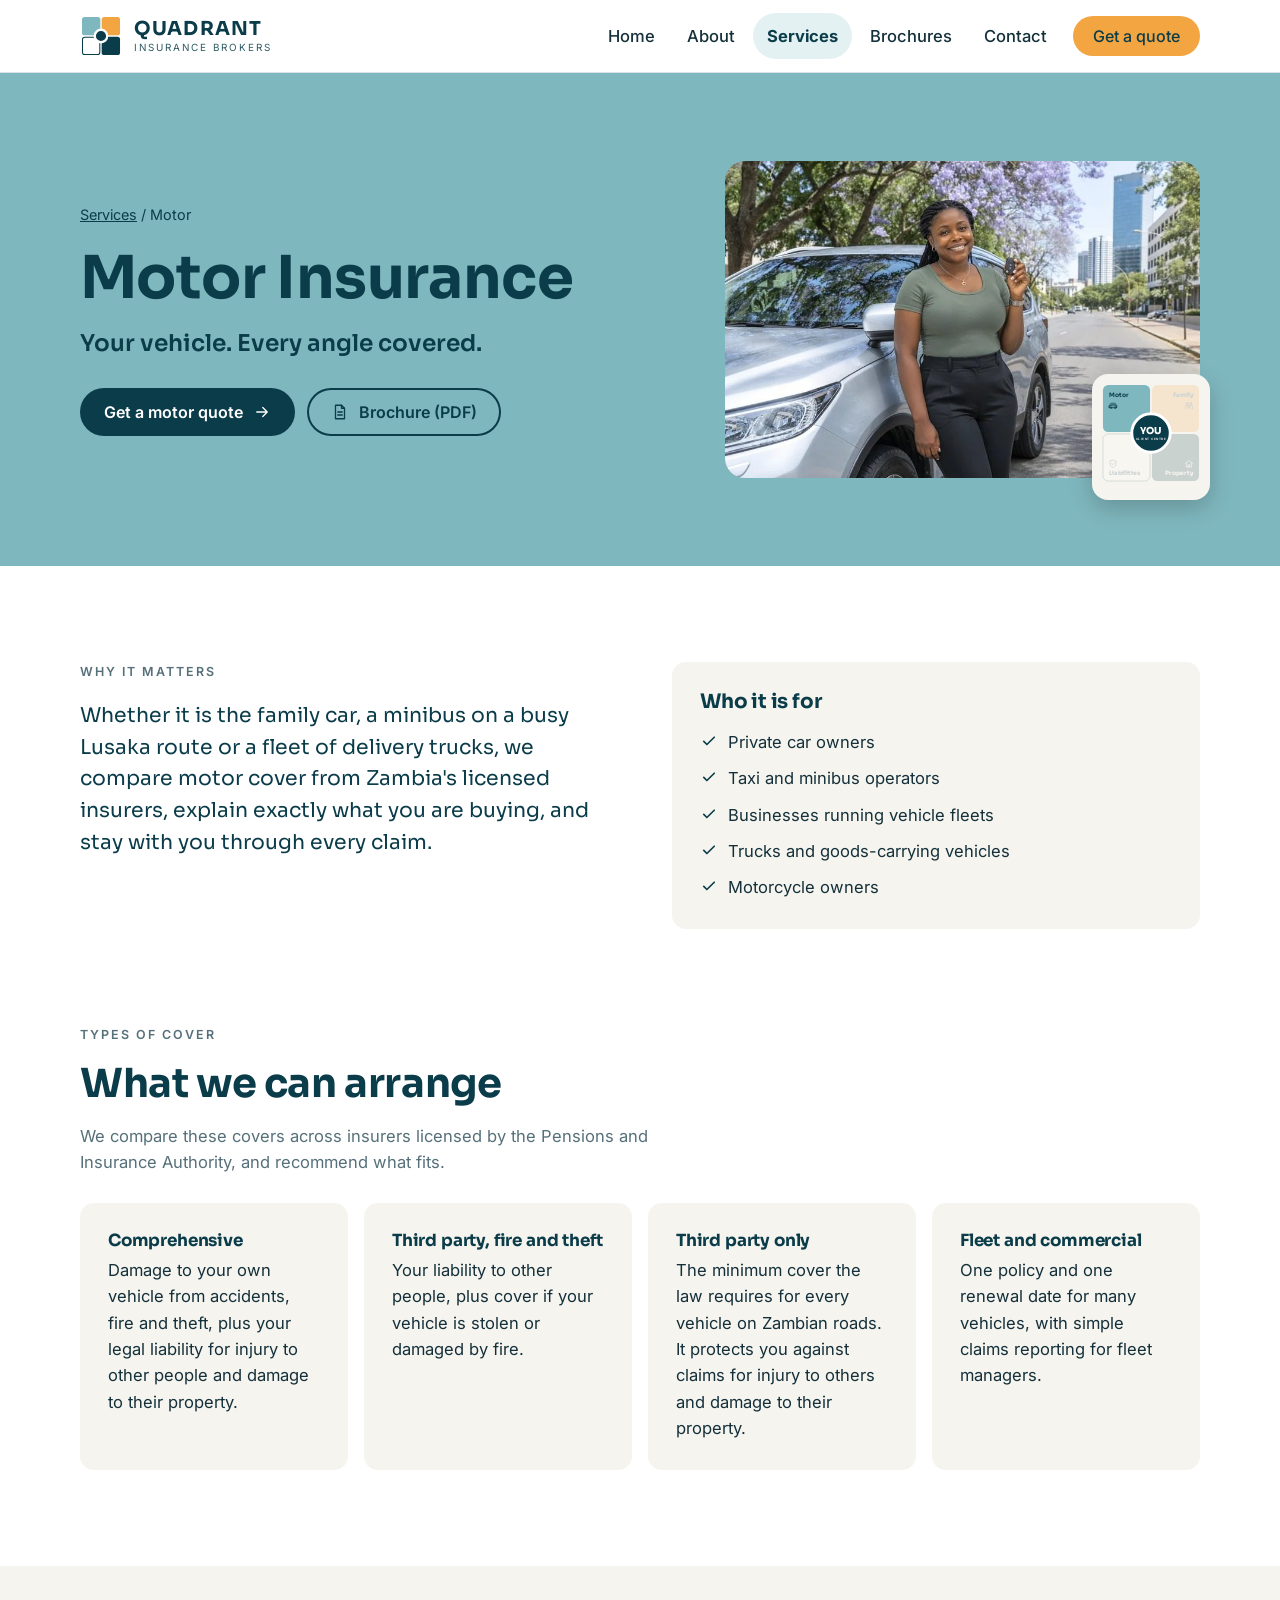
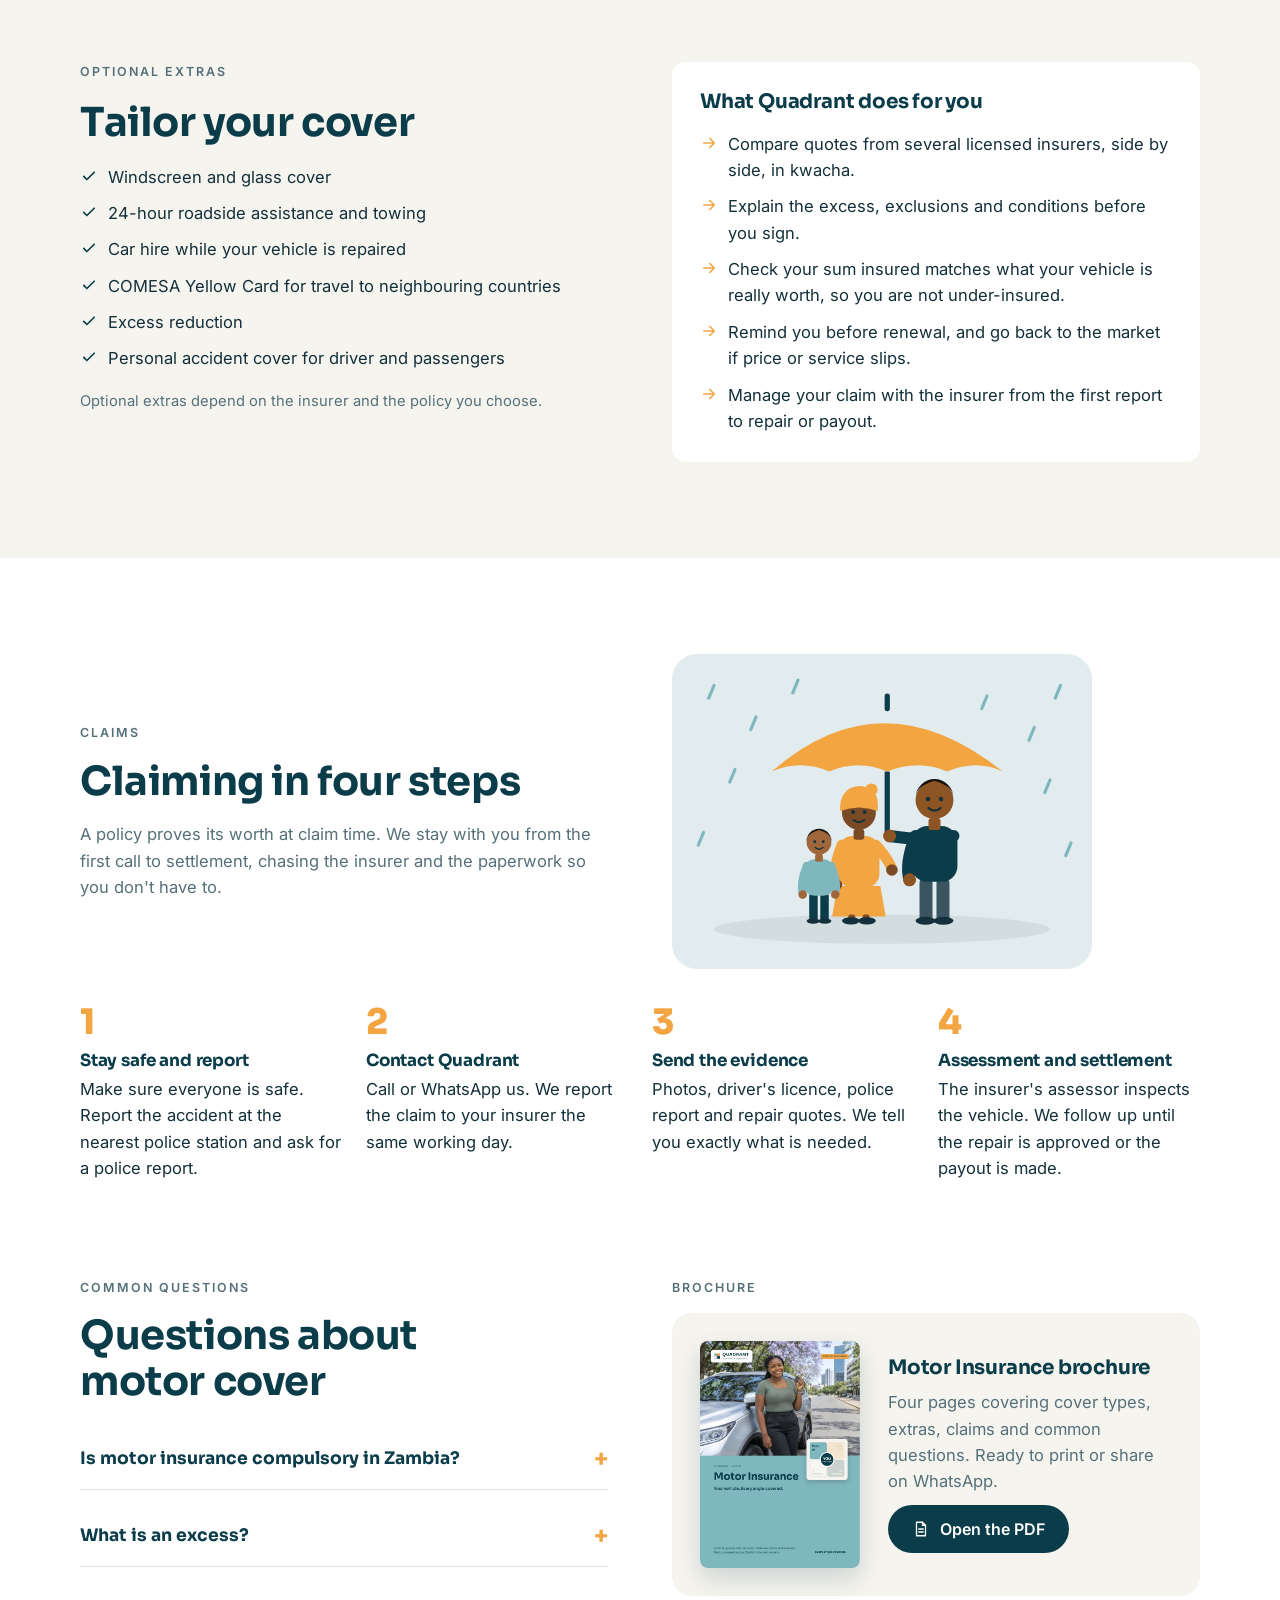
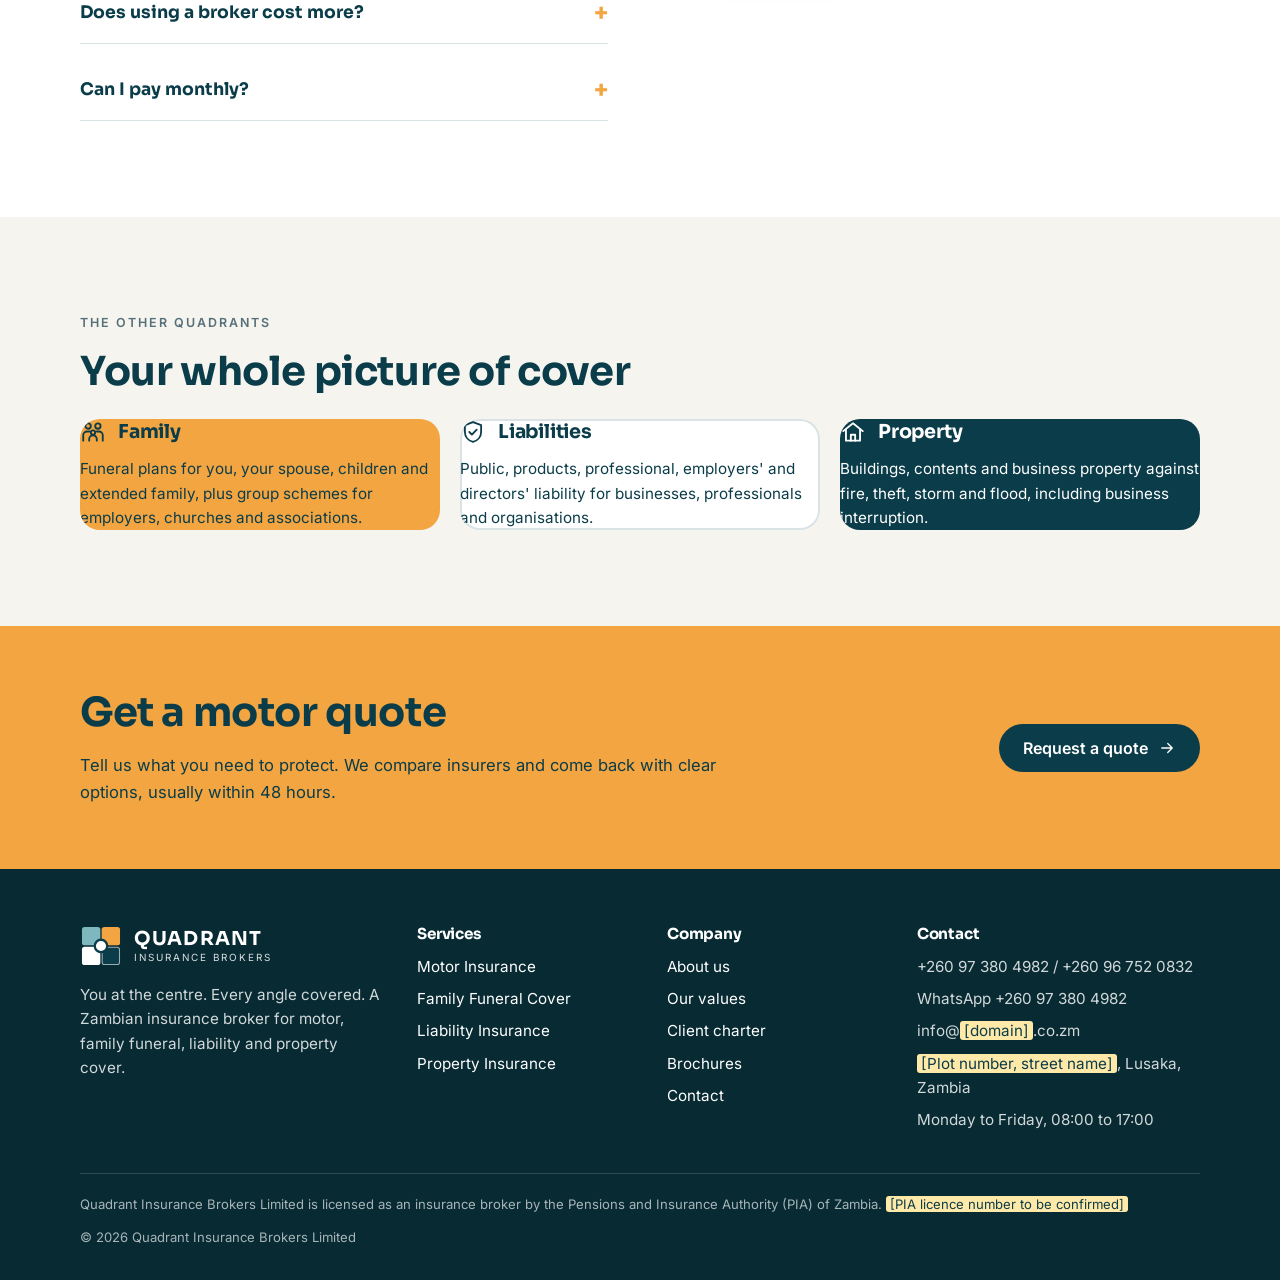
<file: motor.html>
<!doctype html><html lang="en"><head><meta charset="utf-8"><meta name="viewport" content="width=device-width, initial-scale=1, viewport-fit=cover"><meta name="claude:viewport-fit-sides" content="cover"><title>Motor Insurance · Quadrant Insurance Brokers</title><meta name="description" content="Cover for private cars, taxis and minibuses, trucks and business fleets, compared across Zambia&#x27;s licensed insurers."><link rel="icon" href="data:image/svg+xml,%3Csvg%20xmlns%3D%22http%3A//www.w3.org/2000/svg%22%20width%3D%2264%22%20height%3D%2264%22%20viewBox%3D%220%200%2064%2064%22%20aria-hidden%3D%22true%22%3E%3Crect%20x%3D%223%22%20y%3D%223%22%20width%3D%2228%22%20height%3D%2228%22%20rx%3D%224%22%20fill%3D%22%237FB7BE%22/%3E%3Crect%20x%3D%2233%22%20y%3D%223%22%20width%3D%2228%22%20height%3D%2228%22%20rx%3D%224%22%20fill%3D%22%23F2A541%22/%3E%3Crect%20x%3D%223.8%22%20y%3D%2233.8%22%20width%3D%2226.4%22%20height%3D%2226.4%22%20rx%3D%223.6%22%20fill%3D%22%23FFFFFF%22%20stroke%3D%22%230B3C49%22%20stroke-width%3D%221.6%22/%3E%3Crect%20x%3D%2233%22%20y%3D%2233%22%20width%3D%2228%22%20height%3D%2228%22%20rx%3D%224%22%20fill%3D%22%230B3C49%22/%3E%3Ccircle%20cx%3D%2232%22%20cy%3D%2232%22%20r%3D%229.5%22%20fill%3D%22%230B3C49%22%20stroke%3D%22%23FFFFFF%22%20stroke-width%3D%223.5%22/%3E%3C/svg%3E"><link rel="stylesheet" href="assets/site.css"></head><body><header class="site-head"><div class="wrap head-in">
<a class="lockup" href="index.html" aria-label="Quadrant Insurance Brokers home"><svg class="mark" width="42" height="42" viewBox="0 0 64 64" aria-hidden="true"><rect x="3" y="3" width="28" height="28" rx="4" fill="#7FB7BE"/><rect x="33" y="3" width="28" height="28" rx="4" fill="#F2A541"/><rect x="3.8" y="33.8" width="26.4" height="26.4" rx="3.6" fill="#FFFFFF" stroke="#0B3C49" stroke-width="1.6"/><rect x="33" y="33" width="28" height="28" rx="4" fill="#0B3C49"/><circle cx="32" cy="32" r="9.5" fill="#0B3C49" stroke="#FFFFFF" stroke-width="3.5"/></svg><span class="lk-txt"><span class="lk-name" style="color:#0B3C49">QUADRANT</span><span class="lk-sub" style="color:#0B3C49">Insurance Brokers</span></span></a>
<button class="menu-btn" aria-label="Menu" aria-expanded="false"><svg width="28" height="28" viewBox="0 0 24 24" fill="none" stroke="currentColor" stroke-width="2" stroke-linecap="round"><path d="M4 7h16M4 12h16M4 17h16"/></svg></button>
<nav class="nav" aria-label="Main"><a href="index.html">Home</a><a href="about.html">About</a><a href="services.html" aria-current="page">Services</a><a href="brochures.html">Brochures</a><a href="contact.html">Contact</a><a class="btn" href="contact.html">Get a quote</a></nav></div></header><main>
<section class="svc-hero" style="background:var(--sea);color:#0B3C49"><div class="wrap hero-grid">
 <div><div class="crumb"><a href="services.html">Services</a> / Motor</div>
  <h1 style="color:#0B3C49">Motor Insurance</h1><p class="tl">Your vehicle. Every angle covered.</p>
  <div style="display:flex;flex-wrap:wrap;gap:12px;margin-top:28px"><a class="btn dark" href="contact.html?service=motor">Get a motor quote <svg class="ic" width="18" height="18" viewBox="0 0 24 24" fill="none" stroke="currentColor" stroke-width="1.7" stroke-linecap="round" stroke-linejoin="round" aria-hidden="true"><path d="M5 12h14M13 6l6 6-6 6"/></svg></a>
  <a class="btn ghost" href="brochures/Quadrant-Motor-Brochure.pdf" target="_blank" rel="noopener"><svg class="ic" width="18" height="18" viewBox="0 0 24 24" fill="none" stroke="currentColor" stroke-width="1.7" stroke-linecap="round" stroke-linejoin="round" aria-hidden="true"><path d="M6 3h8l4 4v14H6z"/><path d="M14 3v4h4"/><path d="M9 12h6M9 16h6"/></svg> Brochure (PDF)</a></div></div>
 <div style="position:relative"><div class="pic"><img src="assets/photos/motor.jpg" alt="Motor Insurance" loading="lazy"></div><div style="position:absolute;right:-10px;bottom:-22px;width:118px;background:var(--paper);border-radius:16px;padding:10px;box-shadow:0 8px 24px rgba(0,0,0,.2)"><svg class="model" viewBox="-4 -4 408 408" role="img" aria-label="The Quadrant model: the client at the centre of motor, family, liabilities and property cover"><g opacity="1"><rect x="0" y="0" width="196" height="196" rx="22" fill="#7FB7BE"/><text x="26" y="50" text-anchor="start" font-family="Sora, sans-serif" font-weight="700" font-size="25" fill="#0B3C49">Motor</text><g transform="translate(22,66) scale(1.67)" fill="none" stroke="#0B3C49" stroke-width="1.6" stroke-linecap="round" stroke-linejoin="round"><path d="M3.5 16.5v-4l2-5.2A2 2 0 0 1 7.4 6h9.2a2 2 0 0 1 1.9 1.3l2 5.2v4"/><path d="M2.5 12.5h19v4.5h-19z"/><circle cx="7" cy="17.5" r="2"/><circle cx="17" cy="17.5" r="2"/><path d="M6.5 12.5l1.2-3.5h8.6l1.2 3.5"/></g></g><g opacity=".18"><rect x="204" y="0" width="196" height="196" rx="22" fill="#F2A541"/><text x="374" y="50" text-anchor="end" font-family="Sora, sans-serif" font-weight="700" font-size="25" fill="#0B3C49">Family</text><g transform="translate(338,66) scale(1.67)" fill="none" stroke="#0B3C49" stroke-width="1.6" stroke-linecap="round" stroke-linejoin="round"><circle cx="7.5" cy="6.5" r="2.5"/><circle cx="16.5" cy="6.5" r="2.5"/><circle cx="12" cy="12.5" r="2"/><path d="M3 20v-5a3.5 3.5 0 0 1 3.5-3.5h2"/><path d="M21 20v-5a3.5 3.5 0 0 0-3.5-3.5h-2"/><path d="M8.5 20v-1.5a3.5 3.5 0 0 1 7 0V20"/></g></g><g opacity=".18"><rect x="0" y="204" width="196" height="196" rx="22" fill="#FFFFFF" stroke="#0B3C49" stroke-width="3"/><text x="26" y="374" text-anchor="start" font-family="Sora, sans-serif" font-weight="700" font-size="25" fill="#0B3C49">Liabilities</text><g transform="translate(22,308) scale(1.67)" fill="none" stroke="#0B3C49" stroke-width="1.6" stroke-linecap="round" stroke-linejoin="round"><path d="M12 2.8l7.5 2.9v6c0 4.6-3.2 8.3-7.5 9.5-4.3-1.2-7.5-4.9-7.5-9.5v-6z"/><path d="M8.6 12l2.4 2.4 4.4-4.6"/></g></g><g opacity=".18"><rect x="204" y="204" width="196" height="196" rx="22" fill="#0B3C49"/><text x="374" y="374" text-anchor="end" font-family="Sora, sans-serif" font-weight="700" font-size="25" fill="#FFFFFF">Property</text><g transform="translate(338,308) scale(1.67)" fill="none" stroke="#FFFFFF" stroke-width="1.6" stroke-linecap="round" stroke-linejoin="round"><path d="M3 11.2 12 4l9 7.2"/><path d="M5.5 9.5V20h13V9.5"/><path d="M10 20v-5.5h4V20"/></g></g><circle cx="200.0" cy="200.0" r="80" fill="#0B3C49" stroke="#FFFFFF" stroke-width="12"/><text x="200.0" y="204.0" text-anchor="middle" font-family="Sora, sans-serif" font-weight="800" font-size="40" fill="#FFFFFF">YOU</text><text x="200.0" y="230.0" text-anchor="middle" font-family="Inter, sans-serif" font-weight="600" font-size="12.5" letter-spacing="2" fill="#FFFFFF">CLIENT CENTRE</text></svg></div></div></div></section>

<section class="band"><div class="wrap split">
 <div class="stack" style="gap:18px"><div class="eyebrow">Why it matters</div><p class="lead" style="font-family:var(--display);color:var(--deep)">Whether it is the family car, a minibus on a busy Lusaka route or a fleet of delivery trucks, we compare motor cover from Zambia&#x27;s licensed insurers, explain exactly what you are buying, and stay with you through every claim.</p></div>
 <div class="card stack" style="gap:16px"><h3>Who it is for</h3><ul class="ticks"><li><svg class="ic" width="18" height="18" viewBox="0 0 24 24" fill="none" stroke="#0B3C49" stroke-width="2.2" stroke-linecap="round" stroke-linejoin="round" aria-hidden="true"><path d="M5 12.5l4.2 4.2L19 7"/></svg><span>Private car owners</span></li><li><svg class="ic" width="18" height="18" viewBox="0 0 24 24" fill="none" stroke="#0B3C49" stroke-width="2.2" stroke-linecap="round" stroke-linejoin="round" aria-hidden="true"><path d="M5 12.5l4.2 4.2L19 7"/></svg><span>Taxi and minibus operators</span></li><li><svg class="ic" width="18" height="18" viewBox="0 0 24 24" fill="none" stroke="#0B3C49" stroke-width="2.2" stroke-linecap="round" stroke-linejoin="round" aria-hidden="true"><path d="M5 12.5l4.2 4.2L19 7"/></svg><span>Businesses running vehicle fleets</span></li><li><svg class="ic" width="18" height="18" viewBox="0 0 24 24" fill="none" stroke="#0B3C49" stroke-width="2.2" stroke-linecap="round" stroke-linejoin="round" aria-hidden="true"><path d="M5 12.5l4.2 4.2L19 7"/></svg><span>Trucks and goods-carrying vehicles</span></li><li><svg class="ic" width="18" height="18" viewBox="0 0 24 24" fill="none" stroke="#0B3C49" stroke-width="2.2" stroke-linecap="round" stroke-linejoin="round" aria-hidden="true"><path d="M5 12.5l4.2 4.2L19 7"/></svg><span>Motorcycle owners</span></li></ul></div></div></section>

<section class="band" style="padding-top:0"><div class="wrap stack" style="gap:28px">
 <div class="stack"><div class="eyebrow">Types of cover</div><h2>What we can arrange</h2><p class="muted" style="max-width:62ch">We compare these covers across insurers licensed by the Pensions and Insurance Authority, and recommend what fits.</p></div>
 <div class="cov"><div class="card"><h4>Comprehensive</h4><p>Damage to your own vehicle from accidents, fire and theft, plus your legal liability for injury to other people and damage to their property.</p></div><div class="card"><h4>Third party, fire and theft</h4><p>Your liability to other people, plus cover if your vehicle is stolen or damaged by fire.</p></div><div class="card"><h4>Third party only</h4><p>The minimum cover the law requires for every vehicle on Zambian roads. It protects you against claims for injury to others and damage to their property.</p></div><div class="card"><h4>Fleet and commercial</h4><p>One policy and one renewal date for many vehicles, with simple claims reporting for fleet managers.</p></div></div></div></section>

<section class="band" style="background:var(--paper)"><div class="wrap split">
 <div class="stack" style="gap:18px"><div class="eyebrow">Optional extras</div><h2>Tailor your cover</h2><ul class="ticks"><li><svg class="ic" width="18" height="18" viewBox="0 0 24 24" fill="none" stroke="#0B3C49" stroke-width="2.2" stroke-linecap="round" stroke-linejoin="round" aria-hidden="true"><path d="M5 12.5l4.2 4.2L19 7"/></svg><span>Windscreen and glass cover</span></li><li><svg class="ic" width="18" height="18" viewBox="0 0 24 24" fill="none" stroke="#0B3C49" stroke-width="2.2" stroke-linecap="round" stroke-linejoin="round" aria-hidden="true"><path d="M5 12.5l4.2 4.2L19 7"/></svg><span>24-hour roadside assistance and towing</span></li><li><svg class="ic" width="18" height="18" viewBox="0 0 24 24" fill="none" stroke="#0B3C49" stroke-width="2.2" stroke-linecap="round" stroke-linejoin="round" aria-hidden="true"><path d="M5 12.5l4.2 4.2L19 7"/></svg><span>Car hire while your vehicle is repaired</span></li><li><svg class="ic" width="18" height="18" viewBox="0 0 24 24" fill="none" stroke="#0B3C49" stroke-width="2.2" stroke-linecap="round" stroke-linejoin="round" aria-hidden="true"><path d="M5 12.5l4.2 4.2L19 7"/></svg><span>COMESA Yellow Card for travel to neighbouring countries</span></li><li><svg class="ic" width="18" height="18" viewBox="0 0 24 24" fill="none" stroke="#0B3C49" stroke-width="2.2" stroke-linecap="round" stroke-linejoin="round" aria-hidden="true"><path d="M5 12.5l4.2 4.2L19 7"/></svg><span>Excess reduction</span></li><li><svg class="ic" width="18" height="18" viewBox="0 0 24 24" fill="none" stroke="#0B3C49" stroke-width="2.2" stroke-linecap="round" stroke-linejoin="round" aria-hidden="true"><path d="M5 12.5l4.2 4.2L19 7"/></svg><span>Personal accident cover for driver and passengers</span></li></ul><p class="muted" style="font-size:.92rem">Optional extras depend on the insurer and the policy you choose.</p></div>
 <div class="card stack" style="gap:18px;background:#fff"><h3>What Quadrant does for you</h3><ul class="ticks"><li><svg class="ic" width="18" height="18" viewBox="0 0 24 24" fill="none" stroke="#F2A541" stroke-width="2.2" stroke-linecap="round" stroke-linejoin="round" aria-hidden="true"><path d="M5 12h14M13 6l6 6-6 6"/></svg><span>Compare quotes from several licensed insurers, side by side, in kwacha.</span></li><li><svg class="ic" width="18" height="18" viewBox="0 0 24 24" fill="none" stroke="#F2A541" stroke-width="2.2" stroke-linecap="round" stroke-linejoin="round" aria-hidden="true"><path d="M5 12h14M13 6l6 6-6 6"/></svg><span>Explain the excess, exclusions and conditions before you sign.</span></li><li><svg class="ic" width="18" height="18" viewBox="0 0 24 24" fill="none" stroke="#F2A541" stroke-width="2.2" stroke-linecap="round" stroke-linejoin="round" aria-hidden="true"><path d="M5 12h14M13 6l6 6-6 6"/></svg><span>Check your sum insured matches what your vehicle is really worth, so you are not under-insured.</span></li><li><svg class="ic" width="18" height="18" viewBox="0 0 24 24" fill="none" stroke="#F2A541" stroke-width="2.2" stroke-linecap="round" stroke-linejoin="round" aria-hidden="true"><path d="M5 12h14M13 6l6 6-6 6"/></svg><span>Remind you before renewal, and go back to the market if price or service slips.</span></li><li><svg class="ic" width="18" height="18" viewBox="0 0 24 24" fill="none" stroke="#F2A541" stroke-width="2.2" stroke-linecap="round" stroke-linejoin="round" aria-hidden="true"><path d="M5 12h14M13 6l6 6-6 6"/></svg><span>Manage your claim with the insurer from the first report to repair or payout.</span></li></ul></div></div></section>

<section class="band"><div class="wrap stack" style="gap:36px">
 <div class="split" style="align-items:center"><div class="stack"><div class="eyebrow">Claims</div><h2>Claiming in four steps</h2><p class="muted">A policy proves its worth at claim time. We stay with you from the first call to settlement, chasing the insurer and the paperwork so you don't have to.</p></div><div style="max-width:420px"><svg class="illus" viewBox="0 0 400 300" role="img" aria-label="Illustration: a Quadrant adviser holds an umbrella over a family, standing with them at claim time" xmlns="http://www.w3.org/2000/svg"><rect width="400" height="300" rx="24" fill="#E2EBED"/><ellipse cx="200" cy="262" rx="160" ry="14" fill="#14303A" opacity=".07"/><path class="a-drop" style="animation-delay:0.7s" d="M40 30 l-5 12" stroke="#7FB7BE" stroke-width="3" stroke-linecap="round"/><path class="a-drop" style="animation-delay:0.1s" d="M80 60 l-5 12" stroke="#7FB7BE" stroke-width="3" stroke-linecap="round"/><path class="a-drop" style="animation-delay:0.8s" d="M120 25 l-5 12" stroke="#7FB7BE" stroke-width="3" stroke-linecap="round"/><path class="a-drop" style="animation-delay:0.7s" d="M300 40 l-5 12" stroke="#7FB7BE" stroke-width="3" stroke-linecap="round"/><path class="a-drop" style="animation-delay:1.0s" d="M345 70 l-5 12" stroke="#7FB7BE" stroke-width="3" stroke-linecap="round"/><path class="a-drop" style="animation-delay:0.3s" d="M370 30 l-5 12" stroke="#7FB7BE" stroke-width="3" stroke-linecap="round"/><path class="a-drop" style="animation-delay:0.4s" d="M60 110 l-5 12" stroke="#7FB7BE" stroke-width="3" stroke-linecap="round"/><path class="a-drop" style="animation-delay:1.1s" d="M360 120 l-5 12" stroke="#7FB7BE" stroke-width="3" stroke-linecap="round"/><path class="a-drop" style="animation-delay:0.2s" d="M30 170 l-5 12" stroke="#7FB7BE" stroke-width="3" stroke-linecap="round"/><path class="a-drop" style="animation-delay:0.8s" d="M380 180 l-5 12" stroke="#7FB7BE" stroke-width="3" stroke-linecap="round"/><g class="a-sway"><path d="M95 112 Q200 20 315 112 Q290 100 262 112 Q235 100 205 112 Q177 100 150 112 Q122 100 95 112 Z" fill="#F2A541"/><path d="M205 52 L205 40" stroke="#0B3C49" stroke-width="5" stroke-linecap="round"/><path d="M205 112 L205 175" stroke="#0B3C49" stroke-width="5"/></g><g transform="translate(178,255) scale(0.85)"><g class="fig"><path d="M-24 -40 L24 -40 L30 -6 L-30 -6 Z" fill="#F2A541"/><rect x="-12" y="-8" width="8" height="8" rx="3" fill="#7A4A26"/><rect x="4" y="-8" width="8" height="8" rx="3" fill="#7A4A26"/><ellipse cx="-9" cy="-1" rx="10" ry="4" fill="#14303A"/><ellipse cx="9" cy="-1" rx="10" ry="4" fill="#14303A"/><path d="M-19 -86 Q-30.0 -58.0 -25 -42" stroke="#F2A541" stroke-width="12" fill="none" stroke-linecap="round"/><circle cx="-25" cy="-42" r="6.5" fill="#7A4A26"/><path d="M19 -86 Q36.0 -66.0 37 -58" stroke="#F2A541" stroke-width="12" fill="none" stroke-linecap="round"/><circle cx="37" cy="-58" r="6.5" fill="#7A4A26"/><rect x="-23" y="-96" width="46" height="58" rx="16" fill="#F2A541"/><rect x="-6" y="-104" width="12" height="12" rx="3" fill="#7A4A26"/><g class="head"><circle cx="0" cy="-122" r="19" fill="#7A4A26"/><path d="M-21 -124 Q-22 -150 0 -152 Q24 -152 21 -124 Q0 -132 -21 -124 Z" fill="#F2A541"/><circle cx="14" cy="-148" r="7" fill="#F2A541"/><g class="eyes"><circle cx="-6.5" cy="-123" r="2.2" fill="#14303A"/><circle cx="6.5" cy="-123" r="2.2" fill="#14303A"/></g><path d="M-6 -114 Q0 -109 6 -114" stroke="#14303A" stroke-width="2.2" fill="none" stroke-linecap="round"/></g></g></g><g transform="translate(140,255) scale(0.62)"><g class="fig"><rect x="-15" y="-44" width="13" height="44" rx="5" fill="#0B3C49"/><rect x="2" y="-44" width="13" height="44" rx="5" fill="#0B3C49"/><ellipse cx="-9" cy="-1" rx="10" ry="4" fill="#14303A"/><ellipse cx="9" cy="-1" rx="10" ry="4" fill="#14303A"/><path d="M-19 -86 Q-30.0 -58.0 -25 -42" stroke="#7FB7BE" stroke-width="12" fill="none" stroke-linecap="round"/><circle cx="-25" cy="-42" r="6.5" fill="#A0673A"/><path d="M19 -86 Q30.0 -58.0 25 -42" stroke="#7FB7BE" stroke-width="12" fill="none" stroke-linecap="round"/><circle cx="25" cy="-42" r="6.5" fill="#A0673A"/><rect x="-23" y="-96" width="46" height="56" rx="16" fill="#7FB7BE"/><rect x="-6" y="-104" width="12" height="12" rx="3" fill="#A0673A"/><g class="head"><circle cx="0" cy="-122" r="19" fill="#A0673A"/><path d="M-19 -124 A19 19 0 0 1 19 -124 Q19 -136 0 -141 Q-19 -136 -19 -124 Z" fill="#1B120D"/><g class="eyes"><circle cx="-6.5" cy="-123" r="2.2" fill="#14303A"/><circle cx="6.5" cy="-123" r="2.2" fill="#14303A"/></g><path d="M-6 -114 Q0 -109 6 -114" stroke="#14303A" stroke-width="2.2" fill="none" stroke-linecap="round"/></g></g></g><g transform="translate(250,255) scale(0.95)"><g class="fig"><rect x="-15" y="-44" width="13" height="44" rx="5" fill="#3A5560"/><rect x="2" y="-44" width="13" height="44" rx="5" fill="#3A5560"/><ellipse cx="-9" cy="-1" rx="10" ry="4" fill="#14303A"/><ellipse cx="9" cy="-1" rx="10" ry="4" fill="#14303A"/><path d="M-19 -86 Q-30.0 -58.0 -25 -42" stroke="#0B3C49" stroke-width="12" fill="none" stroke-linecap="round"/><circle cx="-25" cy="-42" r="6.5" fill="#8D5524"/><path d="M19 -86 Q-5.0 -80.0 -45 -86" stroke="#0B3C49" stroke-width="12" fill="none" stroke-linecap="round"/><circle cx="-45" cy="-86" r="6.5" fill="#8D5524"/><rect x="-23" y="-96" width="46" height="56" rx="16" fill="#0B3C49"/><rect x="-6" y="-104" width="12" height="12" rx="3" fill="#8D5524"/><g class="head"><circle cx="0" cy="-122" r="19" fill="#8D5524"/><path d="M-19 -124 A19 19 0 0 1 19 -124 Q19 -136 0 -141 Q-19 -136 -19 -124 Z" fill="#1B120D"/><g class="eyes"><circle cx="-6.5" cy="-123" r="2.2" fill="#14303A"/><circle cx="6.5" cy="-123" r="2.2" fill="#14303A"/></g><path d="M-6 -114 Q0 -109 6 -114" stroke="#14303A" stroke-width="2.2" fill="none" stroke-linecap="round"/></g></g></g></svg></div></div><div class="steps"><div class="step"><div class="n">1</div><h4>Stay safe and report</h4><p>Make sure everyone is safe. Report the accident at the nearest police station and ask for a police report.</p></div><div class="step"><div class="n">2</div><h4>Contact Quadrant</h4><p>Call or WhatsApp us. We report the claim to your insurer the same working day.</p></div><div class="step"><div class="n">3</div><h4>Send the evidence</h4><p>Photos, driver&#x27;s licence, police report and repair quotes. We tell you exactly what is needed.</p></div><div class="step"><div class="n">4</div><h4>Assessment and settlement</h4><p>The insurer&#x27;s assessor inspects the vehicle. We follow up until the repair is approved or the payout is made.</p></div></div></div></section>

<section class="band" style="padding-top:0"><div class="wrap split">
 <div class="stack faq"><div class="eyebrow">Common questions</div><h2 style="margin-bottom:8px">Questions about motor cover</h2><details><summary>Is motor insurance compulsory in Zambia?</summary><p>Yes. Every vehicle used on a public road must have at least third-party cover. Driving without it is an offence.</p></details><details><summary>What is an excess?</summary><p>The part of a claim you pay yourself. A higher excess usually means a lower premium. We show you the trade-off before you choose.</p></details><details><summary>Does using a broker cost more?</summary><p>Usually not. Brokers are normally paid by the insurer through commission included in the premium. We always tell you how we are paid.</p></details><details><summary>Can I pay monthly?</summary><p>Many insurers offer monthly payment for motor cover. We will show you the options and the total cost of each.</p></details></div>
 <div class="stack" style="gap:16px"><div class="eyebrow">Brochure</div>
  <div class="brocard"><a href="brochures/Quadrant-Motor-Brochure.pdf" target="_blank" rel="noopener"><img src="assets/img/quadrant-motor-brochure.jpg" alt="Cover of the Motor Insurance brochure" loading="lazy"></a>
   <div class="stack" style="gap:10px"><h3>Motor Insurance brochure</h3><p class="muted">Four pages covering cover types, extras, claims and common questions. Ready to print or share on WhatsApp.</p>
   <a class="btn dark" href="brochures/Quadrant-Motor-Brochure.pdf" target="_blank" rel="noopener" style="align-self:flex-start"><svg class="ic" width="18" height="18" viewBox="0 0 24 24" fill="none" stroke="currentColor" stroke-width="1.7" stroke-linecap="round" stroke-linejoin="round" aria-hidden="true"><path d="M6 3h8l4 4v14H6z"/><path d="M14 3v4h4"/><path d="M9 12h6M9 16h6"/></svg> Open the PDF</a></div></div></div>
</div></section>

<section class="band" style="background:var(--paper)"><div class="wrap stack" style="gap:24px"><div class="stack"><div class="eyebrow">The other quadrants</div><h2>Your whole picture of cover</h2></div>
 <div class="cards"><a class="svc family" href="family.html" style="padding:22px"><h3 style="font-size:1.2rem"><svg class="ic" width="26" height="26" viewBox="0 0 24 24" fill="none" stroke="currentColor" stroke-width="1.7" stroke-linecap="round" stroke-linejoin="round" aria-hidden="true"><circle cx="7.5" cy="6.5" r="2.5"/><circle cx="16.5" cy="6.5" r="2.5"/><circle cx="12" cy="12.5" r="2"/><path d="M3 20v-5a3.5 3.5 0 0 1 3.5-3.5h2"/><path d="M21 20v-5a3.5 3.5 0 0 0-3.5-3.5h-2"/><path d="M8.5 20v-1.5a3.5 3.5 0 0 1 7 0V20"/></svg>Family</h3><p style="font-size:.95rem">Funeral plans for you, your spouse, children and extended family, plus group schemes for employers, churches and associations.</p></a><a class="svc liabilities" href="liabilities.html" style="padding:22px"><h3 style="font-size:1.2rem"><svg class="ic" width="26" height="26" viewBox="0 0 24 24" fill="none" stroke="currentColor" stroke-width="1.7" stroke-linecap="round" stroke-linejoin="round" aria-hidden="true"><path d="M12 2.8l7.5 2.9v6c0 4.6-3.2 8.3-7.5 9.5-4.3-1.2-7.5-4.9-7.5-9.5v-6z"/><path d="M8.6 12l2.4 2.4 4.4-4.6"/></svg>Liabilities</h3><p style="font-size:.95rem">Public, products, professional, employers&#x27; and directors&#x27; liability for businesses, professionals and organisations.</p></a><a class="svc property" href="property.html" style="padding:22px"><h3 style="font-size:1.2rem"><svg class="ic" width="26" height="26" viewBox="0 0 24 24" fill="none" stroke="currentColor" stroke-width="1.7" stroke-linecap="round" stroke-linejoin="round" aria-hidden="true"><path d="M3 11.2 12 4l9 7.2"/><path d="M5.5 9.5V20h13V9.5"/><path d="M10 20v-5.5h4V20"/></svg>Property</h3><p style="font-size:.95rem">Buildings, contents and business property against fire, theft, storm and flood, including business interruption.</p></a></div></div></section>
<section class="cta-band band tight"><div class="wrap cta-in"><div class="stack" style="max-width:640px"><h2>Get a motor quote</h2><p>Tell us what you need to protect. We compare insurers and come back with clear options, usually within 48 hours.</p></div>
<a class="btn dark" href="contact.html">Request a quote <svg class="ic" width="18" height="18" viewBox="0 0 24 24" fill="none" stroke="currentColor" stroke-width="1.7" stroke-linecap="round" stroke-linejoin="round" aria-hidden="true"><path d="M5 12h14M13 6l6 6-6 6"/></svg></a></div></section></main><footer class="site-foot"><div class="wrap">
<div class="foot-grid">
 <div class="stack"><span class="lockup"><svg class="mark" width="42" height="42" viewBox="0 0 64 64" aria-hidden="true"><rect x="3" y="3" width="28" height="28" rx="4" fill="#7FB7BE"/><rect x="33" y="3" width="28" height="28" rx="4" fill="#F2A541"/><rect x="3" y="33" width="28" height="28" rx="4" fill="#FFFFFF"/><rect x="33.8" y="33.8" width="26.4" height="26.4" rx="3.6" fill="#0B3C49" stroke="#FFFFFF" stroke-opacity=".6" stroke-width="1.6"/><circle cx="32" cy="32" r="9.5" fill="#FFFFFF" stroke="#0B3C49" stroke-width="3.5"/></svg><span class="lk-txt"><span class="lk-name" style="color:#fff">QUADRANT</span><span class="lk-sub" style="color:#fff">Insurance Brokers</span></span></span>
  <p>You at the centre. Every angle covered. A Zambian insurance broker for motor, family funeral, liability and property cover.</p></div>
 <div><h4>Services</h4><ul><li><a href="motor.html">Motor Insurance</a></li><li><a href="family.html">Family Funeral Cover</a></li><li><a href="liabilities.html">Liability Insurance</a></li><li><a href="property.html">Property Insurance</a></li></ul></div>
 <div><h4>Company</h4><ul><li><a href="about.html">About us</a></li><li><a href="about.html#values">Our values</a></li><li><a href="about.html#charter">Client charter</a></li><li><a href="brochures.html">Brochures</a></li><li><a href="contact.html">Contact</a></li></ul></div>
 <div><h4>Contact</h4><ul><li>+260 97 380 4982 / +260 96 752 0832</li><li>WhatsApp +260 97 380 4982</li><li>info@<span class="ph">[domain]</span>.co.zm</li><li><span class="ph">[Plot number, street name]</span>, Lusaka, Zambia</li><li>Monday to Friday, 08:00 to 17:00</li></ul></div>
</div>
<div class="legal"><span>Quadrant Insurance Brokers Limited is licensed as an insurance broker by the Pensions and Insurance Authority (PIA) of Zambia. <span class="ph">[PIA licence number to be confirmed]</span></span><span>© 2026 Quadrant Insurance Brokers Limited</span></div>
</div></footer><script src="assets/site.js"></script></body></html>
</file>
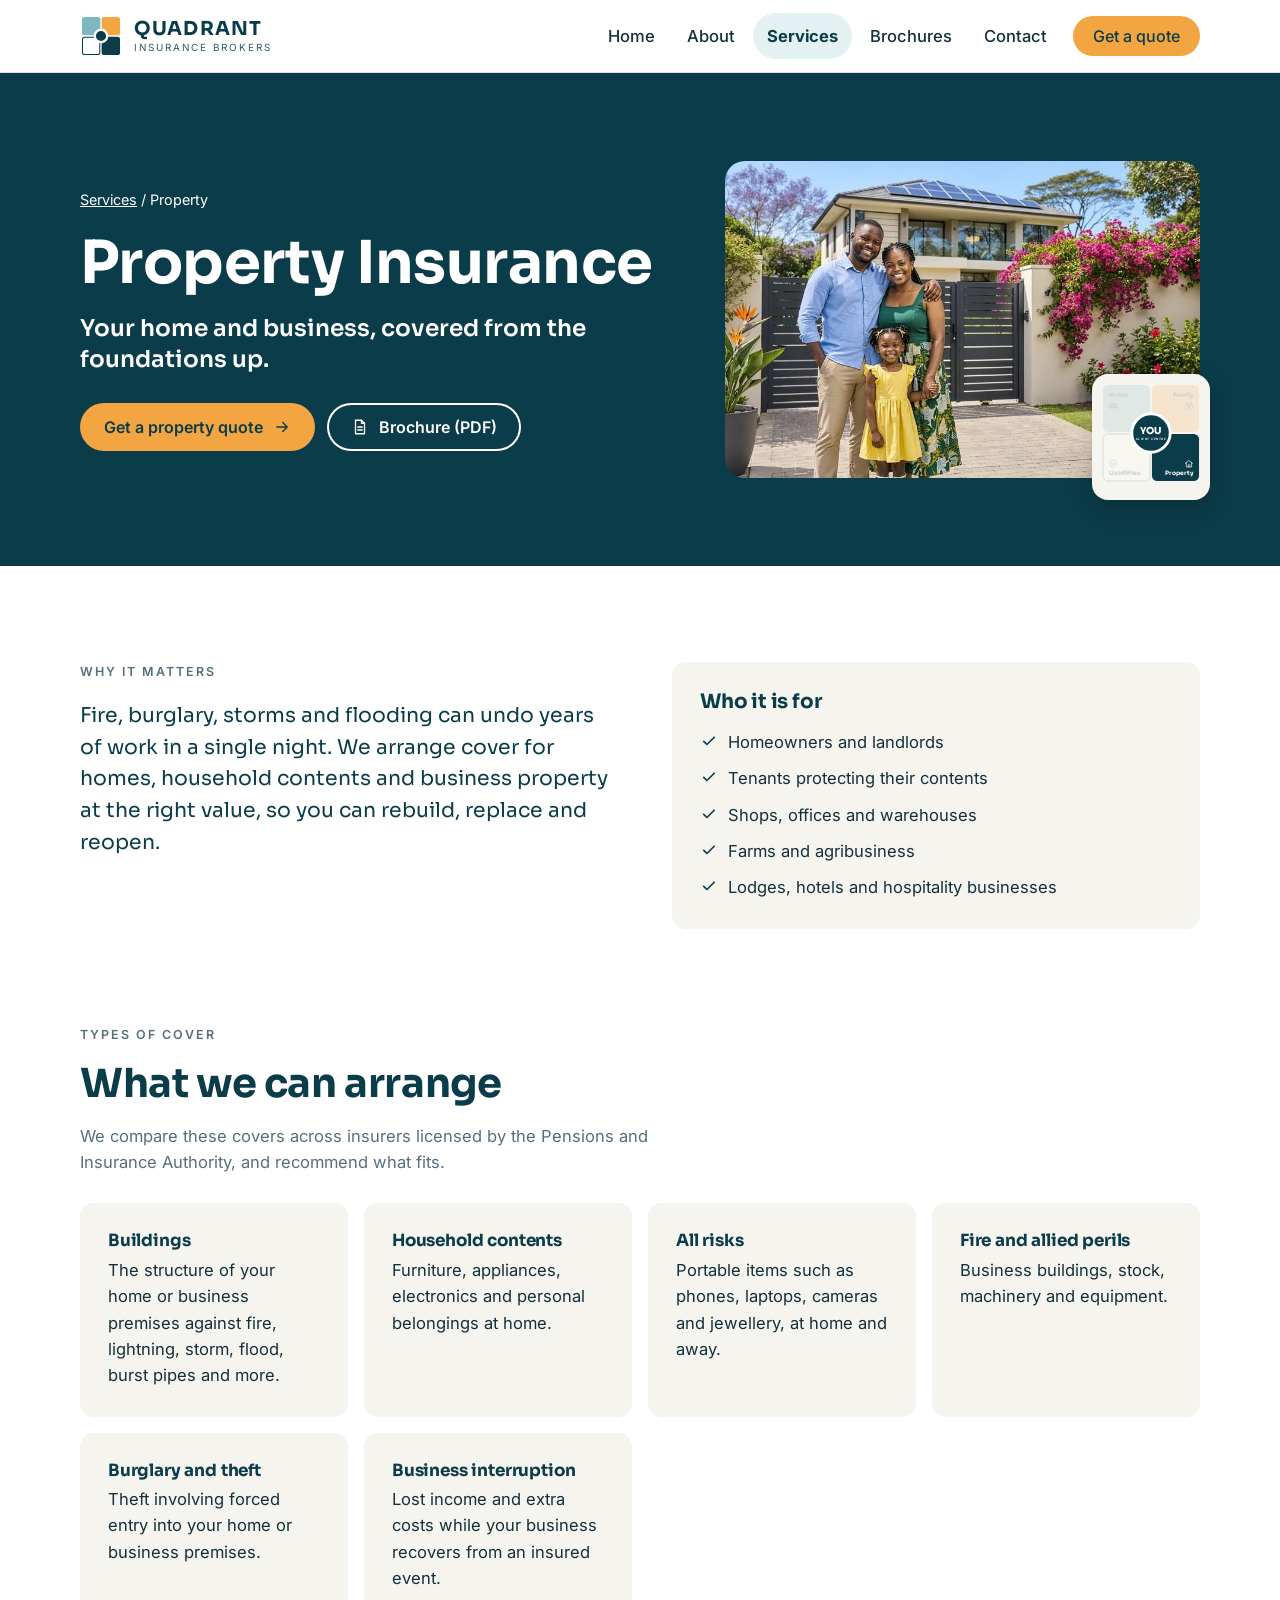
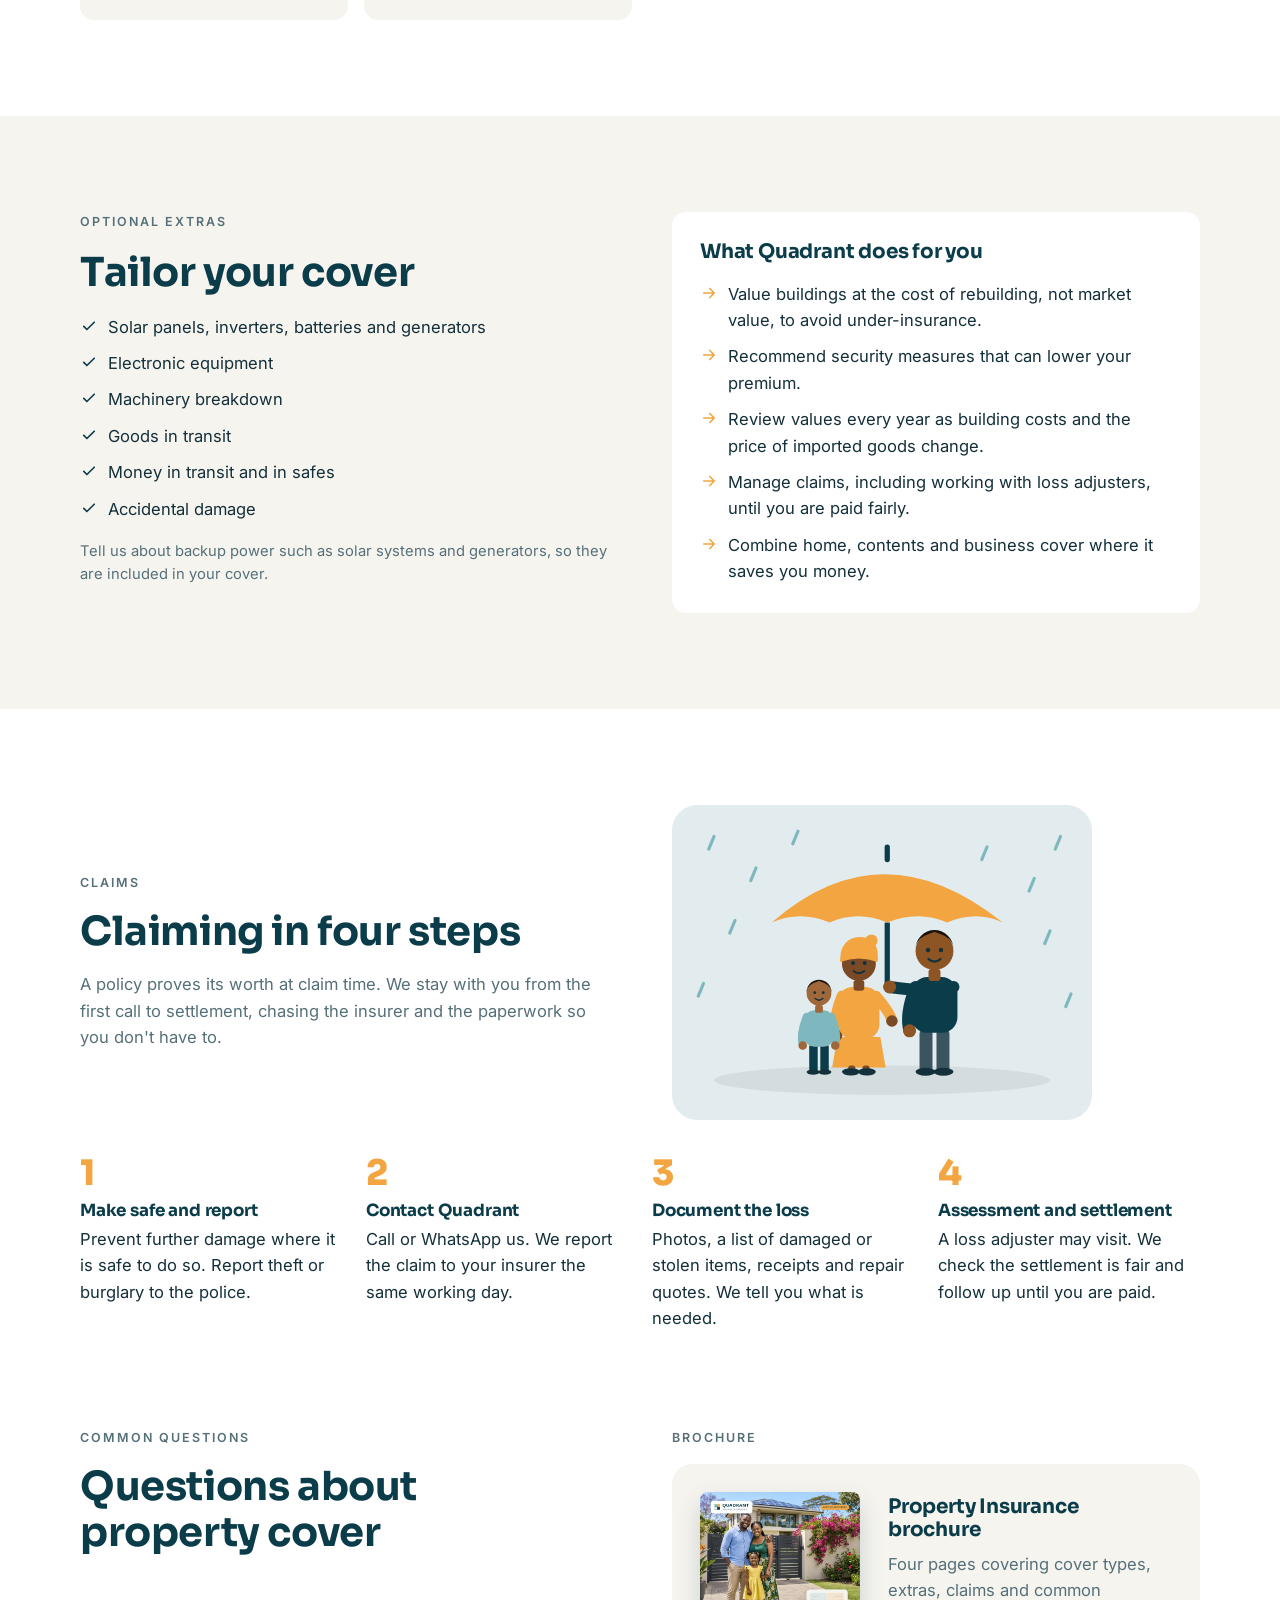
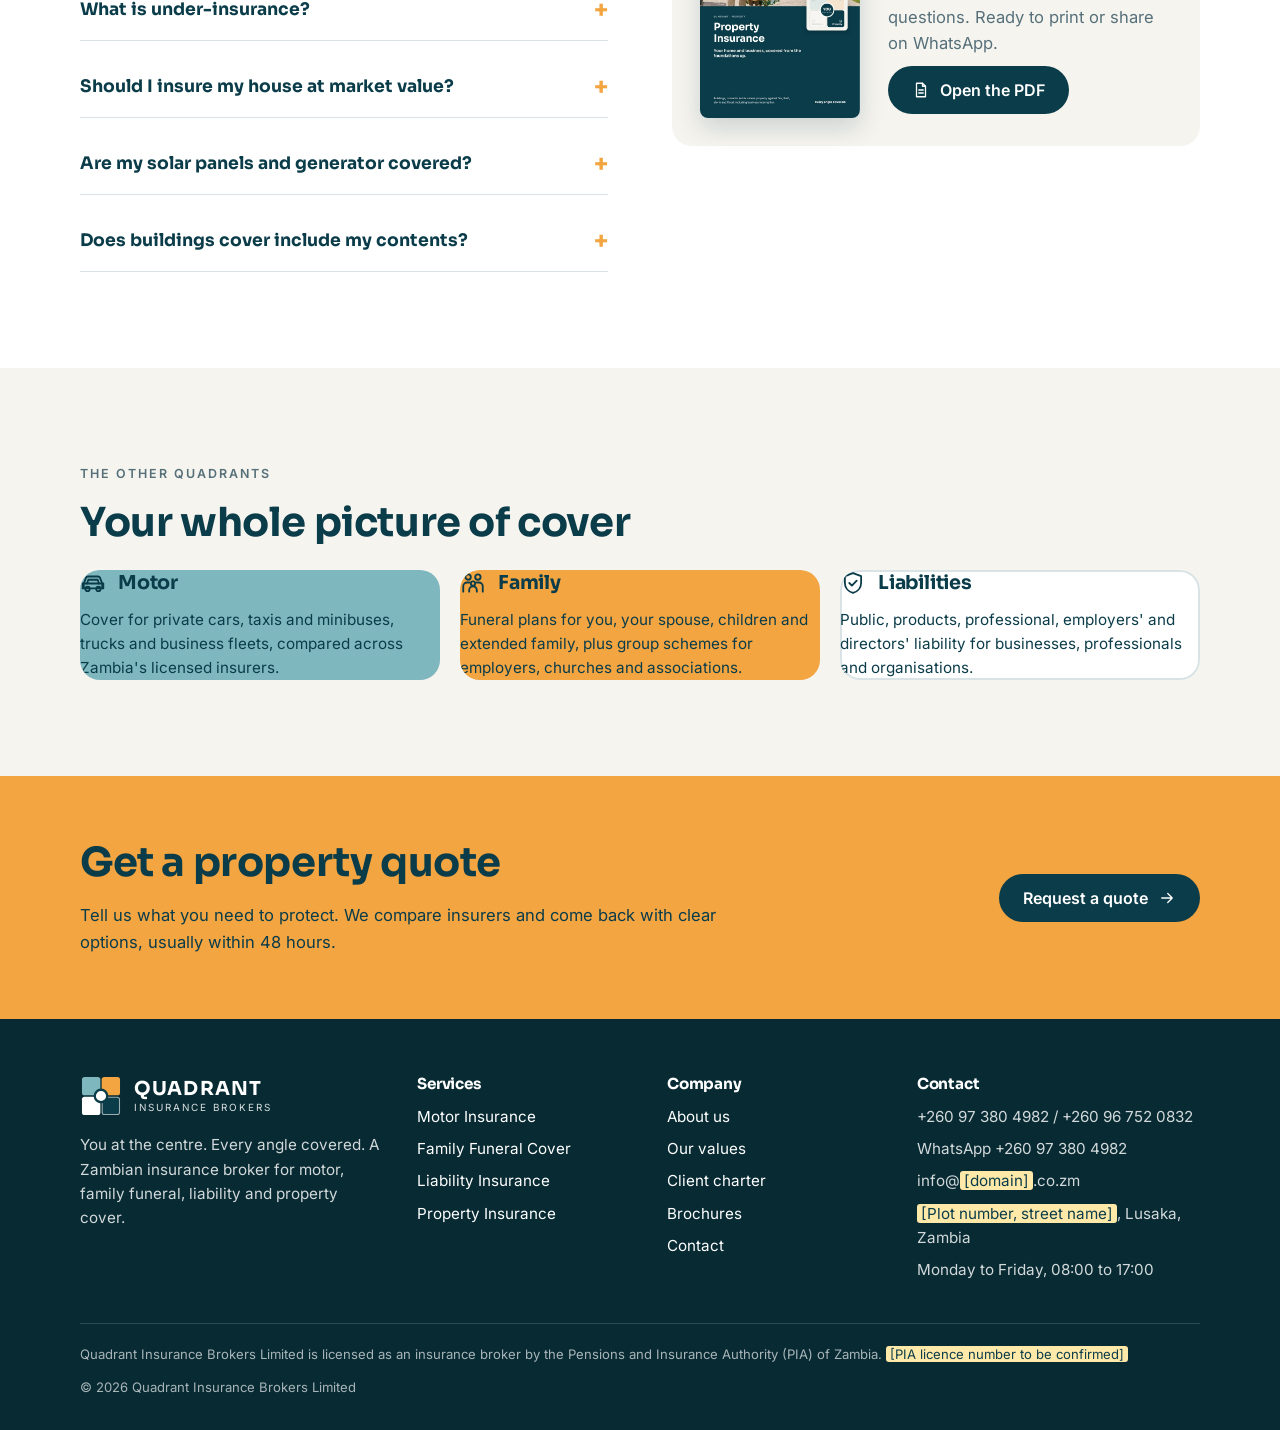
<file: property.html>
<!doctype html><html lang="en"><head><meta charset="utf-8"><meta name="viewport" content="width=device-width, initial-scale=1, viewport-fit=cover"><meta name="claude:viewport-fit-sides" content="cover"><title>Property Insurance · Quadrant Insurance Brokers</title><meta name="description" content="Buildings, contents and business property against fire, theft, storm and flood, including business interruption."><link rel="icon" href="data:image/svg+xml,%3Csvg%20xmlns%3D%22http%3A//www.w3.org/2000/svg%22%20width%3D%2264%22%20height%3D%2264%22%20viewBox%3D%220%200%2064%2064%22%20aria-hidden%3D%22true%22%3E%3Crect%20x%3D%223%22%20y%3D%223%22%20width%3D%2228%22%20height%3D%2228%22%20rx%3D%224%22%20fill%3D%22%237FB7BE%22/%3E%3Crect%20x%3D%2233%22%20y%3D%223%22%20width%3D%2228%22%20height%3D%2228%22%20rx%3D%224%22%20fill%3D%22%23F2A541%22/%3E%3Crect%20x%3D%223.8%22%20y%3D%2233.8%22%20width%3D%2226.4%22%20height%3D%2226.4%22%20rx%3D%223.6%22%20fill%3D%22%23FFFFFF%22%20stroke%3D%22%230B3C49%22%20stroke-width%3D%221.6%22/%3E%3Crect%20x%3D%2233%22%20y%3D%2233%22%20width%3D%2228%22%20height%3D%2228%22%20rx%3D%224%22%20fill%3D%22%230B3C49%22/%3E%3Ccircle%20cx%3D%2232%22%20cy%3D%2232%22%20r%3D%229.5%22%20fill%3D%22%230B3C49%22%20stroke%3D%22%23FFFFFF%22%20stroke-width%3D%223.5%22/%3E%3C/svg%3E"><link rel="stylesheet" href="assets/site.css"></head><body><header class="site-head"><div class="wrap head-in">
<a class="lockup" href="index.html" aria-label="Quadrant Insurance Brokers home"><svg class="mark" width="42" height="42" viewBox="0 0 64 64" aria-hidden="true"><rect x="3" y="3" width="28" height="28" rx="4" fill="#7FB7BE"/><rect x="33" y="3" width="28" height="28" rx="4" fill="#F2A541"/><rect x="3.8" y="33.8" width="26.4" height="26.4" rx="3.6" fill="#FFFFFF" stroke="#0B3C49" stroke-width="1.6"/><rect x="33" y="33" width="28" height="28" rx="4" fill="#0B3C49"/><circle cx="32" cy="32" r="9.5" fill="#0B3C49" stroke="#FFFFFF" stroke-width="3.5"/></svg><span class="lk-txt"><span class="lk-name" style="color:#0B3C49">QUADRANT</span><span class="lk-sub" style="color:#0B3C49">Insurance Brokers</span></span></a>
<button class="menu-btn" aria-label="Menu" aria-expanded="false"><svg width="28" height="28" viewBox="0 0 24 24" fill="none" stroke="currentColor" stroke-width="2" stroke-linecap="round"><path d="M4 7h16M4 12h16M4 17h16"/></svg></button>
<nav class="nav" aria-label="Main"><a href="index.html">Home</a><a href="about.html">About</a><a href="services.html" aria-current="page">Services</a><a href="brochures.html">Brochures</a><a href="contact.html">Contact</a><a class="btn" href="contact.html">Get a quote</a></nav></div></header><main>
<section class="svc-hero" style="background:var(--deep);color:#fff"><div class="wrap hero-grid">
 <div><div class="crumb"><a href="services.html">Services</a> / Property</div>
  <h1 style="color:#fff">Property Insurance</h1><p class="tl">Your home and business, covered from the foundations up.</p>
  <div style="display:flex;flex-wrap:wrap;gap:12px;margin-top:28px"><a class="btn " href="contact.html?service=property">Get a property quote <svg class="ic" width="18" height="18" viewBox="0 0 24 24" fill="none" stroke="currentColor" stroke-width="1.7" stroke-linecap="round" stroke-linejoin="round" aria-hidden="true"><path d="M5 12h14M13 6l6 6-6 6"/></svg></a>
  <a class="btn ghost" href="brochures/Quadrant-Property-Brochure.pdf" target="_blank" rel="noopener"><svg class="ic" width="18" height="18" viewBox="0 0 24 24" fill="none" stroke="currentColor" stroke-width="1.7" stroke-linecap="round" stroke-linejoin="round" aria-hidden="true"><path d="M6 3h8l4 4v14H6z"/><path d="M14 3v4h4"/><path d="M9 12h6M9 16h6"/></svg> Brochure (PDF)</a></div></div>
 <div style="position:relative"><div class="pic"><img src="assets/photos/property.jpg" alt="Property Insurance" loading="lazy"></div><div style="position:absolute;right:-10px;bottom:-22px;width:118px;background:var(--paper);border-radius:16px;padding:10px;box-shadow:0 8px 24px rgba(0,0,0,.2)"><svg class="model" viewBox="-4 -4 408 408" role="img" aria-label="The Quadrant model: the client at the centre of motor, family, liabilities and property cover"><g opacity=".18"><rect x="0" y="0" width="196" height="196" rx="22" fill="#7FB7BE"/><text x="26" y="50" text-anchor="start" font-family="Sora, sans-serif" font-weight="700" font-size="25" fill="#0B3C49">Motor</text><g transform="translate(22,66) scale(1.67)" fill="none" stroke="#0B3C49" stroke-width="1.6" stroke-linecap="round" stroke-linejoin="round"><path d="M3.5 16.5v-4l2-5.2A2 2 0 0 1 7.4 6h9.2a2 2 0 0 1 1.9 1.3l2 5.2v4"/><path d="M2.5 12.5h19v4.5h-19z"/><circle cx="7" cy="17.5" r="2"/><circle cx="17" cy="17.5" r="2"/><path d="M6.5 12.5l1.2-3.5h8.6l1.2 3.5"/></g></g><g opacity=".18"><rect x="204" y="0" width="196" height="196" rx="22" fill="#F2A541"/><text x="374" y="50" text-anchor="end" font-family="Sora, sans-serif" font-weight="700" font-size="25" fill="#0B3C49">Family</text><g transform="translate(338,66) scale(1.67)" fill="none" stroke="#0B3C49" stroke-width="1.6" stroke-linecap="round" stroke-linejoin="round"><circle cx="7.5" cy="6.5" r="2.5"/><circle cx="16.5" cy="6.5" r="2.5"/><circle cx="12" cy="12.5" r="2"/><path d="M3 20v-5a3.5 3.5 0 0 1 3.5-3.5h2"/><path d="M21 20v-5a3.5 3.5 0 0 0-3.5-3.5h-2"/><path d="M8.5 20v-1.5a3.5 3.5 0 0 1 7 0V20"/></g></g><g opacity=".18"><rect x="0" y="204" width="196" height="196" rx="22" fill="#FFFFFF" stroke="#0B3C49" stroke-width="3"/><text x="26" y="374" text-anchor="start" font-family="Sora, sans-serif" font-weight="700" font-size="25" fill="#0B3C49">Liabilities</text><g transform="translate(22,308) scale(1.67)" fill="none" stroke="#0B3C49" stroke-width="1.6" stroke-linecap="round" stroke-linejoin="round"><path d="M12 2.8l7.5 2.9v6c0 4.6-3.2 8.3-7.5 9.5-4.3-1.2-7.5-4.9-7.5-9.5v-6z"/><path d="M8.6 12l2.4 2.4 4.4-4.6"/></g></g><g opacity="1"><rect x="204" y="204" width="196" height="196" rx="22" fill="#0B3C49"/><text x="374" y="374" text-anchor="end" font-family="Sora, sans-serif" font-weight="700" font-size="25" fill="#FFFFFF">Property</text><g transform="translate(338,308) scale(1.67)" fill="none" stroke="#FFFFFF" stroke-width="1.6" stroke-linecap="round" stroke-linejoin="round"><path d="M3 11.2 12 4l9 7.2"/><path d="M5.5 9.5V20h13V9.5"/><path d="M10 20v-5.5h4V20"/></g></g><circle cx="200.0" cy="200.0" r="80" fill="#0B3C49" stroke="#FFFFFF" stroke-width="12"/><text x="200.0" y="204.0" text-anchor="middle" font-family="Sora, sans-serif" font-weight="800" font-size="40" fill="#FFFFFF">YOU</text><text x="200.0" y="230.0" text-anchor="middle" font-family="Inter, sans-serif" font-weight="600" font-size="12.5" letter-spacing="2" fill="#FFFFFF">CLIENT CENTRE</text></svg></div></div></div></section>

<section class="band"><div class="wrap split">
 <div class="stack" style="gap:18px"><div class="eyebrow">Why it matters</div><p class="lead" style="font-family:var(--display);color:var(--deep)">Fire, burglary, storms and flooding can undo years of work in a single night. We arrange cover for homes, household contents and business property at the right value, so you can rebuild, replace and reopen.</p></div>
 <div class="card stack" style="gap:16px"><h3>Who it is for</h3><ul class="ticks"><li><svg class="ic" width="18" height="18" viewBox="0 0 24 24" fill="none" stroke="#0B3C49" stroke-width="2.2" stroke-linecap="round" stroke-linejoin="round" aria-hidden="true"><path d="M5 12.5l4.2 4.2L19 7"/></svg><span>Homeowners and landlords</span></li><li><svg class="ic" width="18" height="18" viewBox="0 0 24 24" fill="none" stroke="#0B3C49" stroke-width="2.2" stroke-linecap="round" stroke-linejoin="round" aria-hidden="true"><path d="M5 12.5l4.2 4.2L19 7"/></svg><span>Tenants protecting their contents</span></li><li><svg class="ic" width="18" height="18" viewBox="0 0 24 24" fill="none" stroke="#0B3C49" stroke-width="2.2" stroke-linecap="round" stroke-linejoin="round" aria-hidden="true"><path d="M5 12.5l4.2 4.2L19 7"/></svg><span>Shops, offices and warehouses</span></li><li><svg class="ic" width="18" height="18" viewBox="0 0 24 24" fill="none" stroke="#0B3C49" stroke-width="2.2" stroke-linecap="round" stroke-linejoin="round" aria-hidden="true"><path d="M5 12.5l4.2 4.2L19 7"/></svg><span>Farms and agribusiness</span></li><li><svg class="ic" width="18" height="18" viewBox="0 0 24 24" fill="none" stroke="#0B3C49" stroke-width="2.2" stroke-linecap="round" stroke-linejoin="round" aria-hidden="true"><path d="M5 12.5l4.2 4.2L19 7"/></svg><span>Lodges, hotels and hospitality businesses</span></li></ul></div></div></section>

<section class="band" style="padding-top:0"><div class="wrap stack" style="gap:28px">
 <div class="stack"><div class="eyebrow">Types of cover</div><h2>What we can arrange</h2><p class="muted" style="max-width:62ch">We compare these covers across insurers licensed by the Pensions and Insurance Authority, and recommend what fits.</p></div>
 <div class="cov"><div class="card"><h4>Buildings</h4><p>The structure of your home or business premises against fire, lightning, storm, flood, burst pipes and more.</p></div><div class="card"><h4>Household contents</h4><p>Furniture, appliances, electronics and personal belongings at home.</p></div><div class="card"><h4>All risks</h4><p>Portable items such as phones, laptops, cameras and jewellery, at home and away.</p></div><div class="card"><h4>Fire and allied perils</h4><p>Business buildings, stock, machinery and equipment.</p></div><div class="card"><h4>Burglary and theft</h4><p>Theft involving forced entry into your home or business premises.</p></div><div class="card"><h4>Business interruption</h4><p>Lost income and extra costs while your business recovers from an insured event.</p></div></div></div></section>

<section class="band" style="background:var(--paper)"><div class="wrap split">
 <div class="stack" style="gap:18px"><div class="eyebrow">Optional extras</div><h2>Tailor your cover</h2><ul class="ticks"><li><svg class="ic" width="18" height="18" viewBox="0 0 24 24" fill="none" stroke="#0B3C49" stroke-width="2.2" stroke-linecap="round" stroke-linejoin="round" aria-hidden="true"><path d="M5 12.5l4.2 4.2L19 7"/></svg><span>Solar panels, inverters, batteries and generators</span></li><li><svg class="ic" width="18" height="18" viewBox="0 0 24 24" fill="none" stroke="#0B3C49" stroke-width="2.2" stroke-linecap="round" stroke-linejoin="round" aria-hidden="true"><path d="M5 12.5l4.2 4.2L19 7"/></svg><span>Electronic equipment</span></li><li><svg class="ic" width="18" height="18" viewBox="0 0 24 24" fill="none" stroke="#0B3C49" stroke-width="2.2" stroke-linecap="round" stroke-linejoin="round" aria-hidden="true"><path d="M5 12.5l4.2 4.2L19 7"/></svg><span>Machinery breakdown</span></li><li><svg class="ic" width="18" height="18" viewBox="0 0 24 24" fill="none" stroke="#0B3C49" stroke-width="2.2" stroke-linecap="round" stroke-linejoin="round" aria-hidden="true"><path d="M5 12.5l4.2 4.2L19 7"/></svg><span>Goods in transit</span></li><li><svg class="ic" width="18" height="18" viewBox="0 0 24 24" fill="none" stroke="#0B3C49" stroke-width="2.2" stroke-linecap="round" stroke-linejoin="round" aria-hidden="true"><path d="M5 12.5l4.2 4.2L19 7"/></svg><span>Money in transit and in safes</span></li><li><svg class="ic" width="18" height="18" viewBox="0 0 24 24" fill="none" stroke="#0B3C49" stroke-width="2.2" stroke-linecap="round" stroke-linejoin="round" aria-hidden="true"><path d="M5 12.5l4.2 4.2L19 7"/></svg><span>Accidental damage</span></li></ul><p class="muted" style="font-size:.92rem">Tell us about backup power such as solar systems and generators, so they are included in your cover.</p></div>
 <div class="card stack" style="gap:18px;background:#fff"><h3>What Quadrant does for you</h3><ul class="ticks"><li><svg class="ic" width="18" height="18" viewBox="0 0 24 24" fill="none" stroke="#F2A541" stroke-width="2.2" stroke-linecap="round" stroke-linejoin="round" aria-hidden="true"><path d="M5 12h14M13 6l6 6-6 6"/></svg><span>Value buildings at the cost of rebuilding, not market value, to avoid under-insurance.</span></li><li><svg class="ic" width="18" height="18" viewBox="0 0 24 24" fill="none" stroke="#F2A541" stroke-width="2.2" stroke-linecap="round" stroke-linejoin="round" aria-hidden="true"><path d="M5 12h14M13 6l6 6-6 6"/></svg><span>Recommend security measures that can lower your premium.</span></li><li><svg class="ic" width="18" height="18" viewBox="0 0 24 24" fill="none" stroke="#F2A541" stroke-width="2.2" stroke-linecap="round" stroke-linejoin="round" aria-hidden="true"><path d="M5 12h14M13 6l6 6-6 6"/></svg><span>Review values every year as building costs and the price of imported goods change.</span></li><li><svg class="ic" width="18" height="18" viewBox="0 0 24 24" fill="none" stroke="#F2A541" stroke-width="2.2" stroke-linecap="round" stroke-linejoin="round" aria-hidden="true"><path d="M5 12h14M13 6l6 6-6 6"/></svg><span>Manage claims, including working with loss adjusters, until you are paid fairly.</span></li><li><svg class="ic" width="18" height="18" viewBox="0 0 24 24" fill="none" stroke="#F2A541" stroke-width="2.2" stroke-linecap="round" stroke-linejoin="round" aria-hidden="true"><path d="M5 12h14M13 6l6 6-6 6"/></svg><span>Combine home, contents and business cover where it saves you money.</span></li></ul></div></div></section>

<section class="band"><div class="wrap stack" style="gap:36px">
 <div class="split" style="align-items:center"><div class="stack"><div class="eyebrow">Claims</div><h2>Claiming in four steps</h2><p class="muted">A policy proves its worth at claim time. We stay with you from the first call to settlement, chasing the insurer and the paperwork so you don't have to.</p></div><div style="max-width:420px"><svg class="illus" viewBox="0 0 400 300" role="img" aria-label="Illustration: a Quadrant adviser holds an umbrella over a family, standing with them at claim time" xmlns="http://www.w3.org/2000/svg"><rect width="400" height="300" rx="24" fill="#E2EBED"/><ellipse cx="200" cy="262" rx="160" ry="14" fill="#14303A" opacity=".07"/><path class="a-drop" style="animation-delay:0.7s" d="M40 30 l-5 12" stroke="#7FB7BE" stroke-width="3" stroke-linecap="round"/><path class="a-drop" style="animation-delay:0.1s" d="M80 60 l-5 12" stroke="#7FB7BE" stroke-width="3" stroke-linecap="round"/><path class="a-drop" style="animation-delay:0.8s" d="M120 25 l-5 12" stroke="#7FB7BE" stroke-width="3" stroke-linecap="round"/><path class="a-drop" style="animation-delay:0.7s" d="M300 40 l-5 12" stroke="#7FB7BE" stroke-width="3" stroke-linecap="round"/><path class="a-drop" style="animation-delay:1.0s" d="M345 70 l-5 12" stroke="#7FB7BE" stroke-width="3" stroke-linecap="round"/><path class="a-drop" style="animation-delay:0.3s" d="M370 30 l-5 12" stroke="#7FB7BE" stroke-width="3" stroke-linecap="round"/><path class="a-drop" style="animation-delay:0.4s" d="M60 110 l-5 12" stroke="#7FB7BE" stroke-width="3" stroke-linecap="round"/><path class="a-drop" style="animation-delay:1.1s" d="M360 120 l-5 12" stroke="#7FB7BE" stroke-width="3" stroke-linecap="round"/><path class="a-drop" style="animation-delay:0.2s" d="M30 170 l-5 12" stroke="#7FB7BE" stroke-width="3" stroke-linecap="round"/><path class="a-drop" style="animation-delay:0.8s" d="M380 180 l-5 12" stroke="#7FB7BE" stroke-width="3" stroke-linecap="round"/><g class="a-sway"><path d="M95 112 Q200 20 315 112 Q290 100 262 112 Q235 100 205 112 Q177 100 150 112 Q122 100 95 112 Z" fill="#F2A541"/><path d="M205 52 L205 40" stroke="#0B3C49" stroke-width="5" stroke-linecap="round"/><path d="M205 112 L205 175" stroke="#0B3C49" stroke-width="5"/></g><g transform="translate(178,255) scale(0.85)"><g class="fig"><path d="M-24 -40 L24 -40 L30 -6 L-30 -6 Z" fill="#F2A541"/><rect x="-12" y="-8" width="8" height="8" rx="3" fill="#7A4A26"/><rect x="4" y="-8" width="8" height="8" rx="3" fill="#7A4A26"/><ellipse cx="-9" cy="-1" rx="10" ry="4" fill="#14303A"/><ellipse cx="9" cy="-1" rx="10" ry="4" fill="#14303A"/><path d="M-19 -86 Q-30.0 -58.0 -25 -42" stroke="#F2A541" stroke-width="12" fill="none" stroke-linecap="round"/><circle cx="-25" cy="-42" r="6.5" fill="#7A4A26"/><path d="M19 -86 Q36.0 -66.0 37 -58" stroke="#F2A541" stroke-width="12" fill="none" stroke-linecap="round"/><circle cx="37" cy="-58" r="6.5" fill="#7A4A26"/><rect x="-23" y="-96" width="46" height="58" rx="16" fill="#F2A541"/><rect x="-6" y="-104" width="12" height="12" rx="3" fill="#7A4A26"/><g class="head"><circle cx="0" cy="-122" r="19" fill="#7A4A26"/><path d="M-21 -124 Q-22 -150 0 -152 Q24 -152 21 -124 Q0 -132 -21 -124 Z" fill="#F2A541"/><circle cx="14" cy="-148" r="7" fill="#F2A541"/><g class="eyes"><circle cx="-6.5" cy="-123" r="2.2" fill="#14303A"/><circle cx="6.5" cy="-123" r="2.2" fill="#14303A"/></g><path d="M-6 -114 Q0 -109 6 -114" stroke="#14303A" stroke-width="2.2" fill="none" stroke-linecap="round"/></g></g></g><g transform="translate(140,255) scale(0.62)"><g class="fig"><rect x="-15" y="-44" width="13" height="44" rx="5" fill="#0B3C49"/><rect x="2" y="-44" width="13" height="44" rx="5" fill="#0B3C49"/><ellipse cx="-9" cy="-1" rx="10" ry="4" fill="#14303A"/><ellipse cx="9" cy="-1" rx="10" ry="4" fill="#14303A"/><path d="M-19 -86 Q-30.0 -58.0 -25 -42" stroke="#7FB7BE" stroke-width="12" fill="none" stroke-linecap="round"/><circle cx="-25" cy="-42" r="6.5" fill="#A0673A"/><path d="M19 -86 Q30.0 -58.0 25 -42" stroke="#7FB7BE" stroke-width="12" fill="none" stroke-linecap="round"/><circle cx="25" cy="-42" r="6.5" fill="#A0673A"/><rect x="-23" y="-96" width="46" height="56" rx="16" fill="#7FB7BE"/><rect x="-6" y="-104" width="12" height="12" rx="3" fill="#A0673A"/><g class="head"><circle cx="0" cy="-122" r="19" fill="#A0673A"/><path d="M-19 -124 A19 19 0 0 1 19 -124 Q19 -136 0 -141 Q-19 -136 -19 -124 Z" fill="#1B120D"/><g class="eyes"><circle cx="-6.5" cy="-123" r="2.2" fill="#14303A"/><circle cx="6.5" cy="-123" r="2.2" fill="#14303A"/></g><path d="M-6 -114 Q0 -109 6 -114" stroke="#14303A" stroke-width="2.2" fill="none" stroke-linecap="round"/></g></g></g><g transform="translate(250,255) scale(0.95)"><g class="fig"><rect x="-15" y="-44" width="13" height="44" rx="5" fill="#3A5560"/><rect x="2" y="-44" width="13" height="44" rx="5" fill="#3A5560"/><ellipse cx="-9" cy="-1" rx="10" ry="4" fill="#14303A"/><ellipse cx="9" cy="-1" rx="10" ry="4" fill="#14303A"/><path d="M-19 -86 Q-30.0 -58.0 -25 -42" stroke="#0B3C49" stroke-width="12" fill="none" stroke-linecap="round"/><circle cx="-25" cy="-42" r="6.5" fill="#8D5524"/><path d="M19 -86 Q-5.0 -80.0 -45 -86" stroke="#0B3C49" stroke-width="12" fill="none" stroke-linecap="round"/><circle cx="-45" cy="-86" r="6.5" fill="#8D5524"/><rect x="-23" y="-96" width="46" height="56" rx="16" fill="#0B3C49"/><rect x="-6" y="-104" width="12" height="12" rx="3" fill="#8D5524"/><g class="head"><circle cx="0" cy="-122" r="19" fill="#8D5524"/><path d="M-19 -124 A19 19 0 0 1 19 -124 Q19 -136 0 -141 Q-19 -136 -19 -124 Z" fill="#1B120D"/><g class="eyes"><circle cx="-6.5" cy="-123" r="2.2" fill="#14303A"/><circle cx="6.5" cy="-123" r="2.2" fill="#14303A"/></g><path d="M-6 -114 Q0 -109 6 -114" stroke="#14303A" stroke-width="2.2" fill="none" stroke-linecap="round"/></g></g></g></svg></div></div><div class="steps"><div class="step"><div class="n">1</div><h4>Make safe and report</h4><p>Prevent further damage where it is safe to do so. Report theft or burglary to the police.</p></div><div class="step"><div class="n">2</div><h4>Contact Quadrant</h4><p>Call or WhatsApp us. We report the claim to your insurer the same working day.</p></div><div class="step"><div class="n">3</div><h4>Document the loss</h4><p>Photos, a list of damaged or stolen items, receipts and repair quotes. We tell you what is needed.</p></div><div class="step"><div class="n">4</div><h4>Assessment and settlement</h4><p>A loss adjuster may visit. We check the settlement is fair and follow up until you are paid.</p></div></div></div></section>

<section class="band" style="padding-top:0"><div class="wrap split">
 <div class="stack faq"><div class="eyebrow">Common questions</div><h2 style="margin-bottom:8px">Questions about property cover</h2><details><summary>What is under-insurance?</summary><p>If you insure for less than the real value, the insurer may reduce any claim in proportion. Correct values protect your claim.</p></details><details><summary>Should I insure my house at market value?</summary><p>No. Insure for the full cost of rebuilding, which can be higher or lower than the market price.</p></details><details><summary>Are my solar panels and generator covered?</summary><p>They can be, if they are declared and included. Tell us about them and we will make sure they are listed.</p></details><details><summary>Does buildings cover include my contents?</summary><p>No. Buildings and contents are separate covers. Many clients take both on one policy.</p></details></div>
 <div class="stack" style="gap:16px"><div class="eyebrow">Brochure</div>
  <div class="brocard"><a href="brochures/Quadrant-Property-Brochure.pdf" target="_blank" rel="noopener"><img src="assets/img/quadrant-property-brochure.jpg" alt="Cover of the Property Insurance brochure" loading="lazy"></a>
   <div class="stack" style="gap:10px"><h3>Property Insurance brochure</h3><p class="muted">Four pages covering cover types, extras, claims and common questions. Ready to print or share on WhatsApp.</p>
   <a class="btn dark" href="brochures/Quadrant-Property-Brochure.pdf" target="_blank" rel="noopener" style="align-self:flex-start"><svg class="ic" width="18" height="18" viewBox="0 0 24 24" fill="none" stroke="currentColor" stroke-width="1.7" stroke-linecap="round" stroke-linejoin="round" aria-hidden="true"><path d="M6 3h8l4 4v14H6z"/><path d="M14 3v4h4"/><path d="M9 12h6M9 16h6"/></svg> Open the PDF</a></div></div></div>
</div></section>

<section class="band" style="background:var(--paper)"><div class="wrap stack" style="gap:24px"><div class="stack"><div class="eyebrow">The other quadrants</div><h2>Your whole picture of cover</h2></div>
 <div class="cards"><a class="svc motor" href="motor.html" style="padding:22px"><h3 style="font-size:1.2rem"><svg class="ic" width="26" height="26" viewBox="0 0 24 24" fill="none" stroke="currentColor" stroke-width="1.7" stroke-linecap="round" stroke-linejoin="round" aria-hidden="true"><path d="M3.5 16.5v-4l2-5.2A2 2 0 0 1 7.4 6h9.2a2 2 0 0 1 1.9 1.3l2 5.2v4"/><path d="M2.5 12.5h19v4.5h-19z"/><circle cx="7" cy="17.5" r="2"/><circle cx="17" cy="17.5" r="2"/><path d="M6.5 12.5l1.2-3.5h8.6l1.2 3.5"/></svg>Motor</h3><p style="font-size:.95rem">Cover for private cars, taxis and minibuses, trucks and business fleets, compared across Zambia&#x27;s licensed insurers.</p></a><a class="svc family" href="family.html" style="padding:22px"><h3 style="font-size:1.2rem"><svg class="ic" width="26" height="26" viewBox="0 0 24 24" fill="none" stroke="currentColor" stroke-width="1.7" stroke-linecap="round" stroke-linejoin="round" aria-hidden="true"><circle cx="7.5" cy="6.5" r="2.5"/><circle cx="16.5" cy="6.5" r="2.5"/><circle cx="12" cy="12.5" r="2"/><path d="M3 20v-5a3.5 3.5 0 0 1 3.5-3.5h2"/><path d="M21 20v-5a3.5 3.5 0 0 0-3.5-3.5h-2"/><path d="M8.5 20v-1.5a3.5 3.5 0 0 1 7 0V20"/></svg>Family</h3><p style="font-size:.95rem">Funeral plans for you, your spouse, children and extended family, plus group schemes for employers, churches and associations.</p></a><a class="svc liabilities" href="liabilities.html" style="padding:22px"><h3 style="font-size:1.2rem"><svg class="ic" width="26" height="26" viewBox="0 0 24 24" fill="none" stroke="currentColor" stroke-width="1.7" stroke-linecap="round" stroke-linejoin="round" aria-hidden="true"><path d="M12 2.8l7.5 2.9v6c0 4.6-3.2 8.3-7.5 9.5-4.3-1.2-7.5-4.9-7.5-9.5v-6z"/><path d="M8.6 12l2.4 2.4 4.4-4.6"/></svg>Liabilities</h3><p style="font-size:.95rem">Public, products, professional, employers&#x27; and directors&#x27; liability for businesses, professionals and organisations.</p></a></div></div></section>
<section class="cta-band band tight"><div class="wrap cta-in"><div class="stack" style="max-width:640px"><h2>Get a property quote</h2><p>Tell us what you need to protect. We compare insurers and come back with clear options, usually within 48 hours.</p></div>
<a class="btn dark" href="contact.html">Request a quote <svg class="ic" width="18" height="18" viewBox="0 0 24 24" fill="none" stroke="currentColor" stroke-width="1.7" stroke-linecap="round" stroke-linejoin="round" aria-hidden="true"><path d="M5 12h14M13 6l6 6-6 6"/></svg></a></div></section></main><footer class="site-foot"><div class="wrap">
<div class="foot-grid">
 <div class="stack"><span class="lockup"><svg class="mark" width="42" height="42" viewBox="0 0 64 64" aria-hidden="true"><rect x="3" y="3" width="28" height="28" rx="4" fill="#7FB7BE"/><rect x="33" y="3" width="28" height="28" rx="4" fill="#F2A541"/><rect x="3" y="33" width="28" height="28" rx="4" fill="#FFFFFF"/><rect x="33.8" y="33.8" width="26.4" height="26.4" rx="3.6" fill="#0B3C49" stroke="#FFFFFF" stroke-opacity=".6" stroke-width="1.6"/><circle cx="32" cy="32" r="9.5" fill="#FFFFFF" stroke="#0B3C49" stroke-width="3.5"/></svg><span class="lk-txt"><span class="lk-name" style="color:#fff">QUADRANT</span><span class="lk-sub" style="color:#fff">Insurance Brokers</span></span></span>
  <p>You at the centre. Every angle covered. A Zambian insurance broker for motor, family funeral, liability and property cover.</p></div>
 <div><h4>Services</h4><ul><li><a href="motor.html">Motor Insurance</a></li><li><a href="family.html">Family Funeral Cover</a></li><li><a href="liabilities.html">Liability Insurance</a></li><li><a href="property.html">Property Insurance</a></li></ul></div>
 <div><h4>Company</h4><ul><li><a href="about.html">About us</a></li><li><a href="about.html#values">Our values</a></li><li><a href="about.html#charter">Client charter</a></li><li><a href="brochures.html">Brochures</a></li><li><a href="contact.html">Contact</a></li></ul></div>
 <div><h4>Contact</h4><ul><li>+260 97 380 4982 / +260 96 752 0832</li><li>WhatsApp +260 97 380 4982</li><li>info@<span class="ph">[domain]</span>.co.zm</li><li><span class="ph">[Plot number, street name]</span>, Lusaka, Zambia</li><li>Monday to Friday, 08:00 to 17:00</li></ul></div>
</div>
<div class="legal"><span>Quadrant Insurance Brokers Limited is licensed as an insurance broker by the Pensions and Insurance Authority (PIA) of Zambia. <span class="ph">[PIA licence number to be confirmed]</span></span><span>© 2026 Quadrant Insurance Brokers Limited</span></div>
</div></footer><script src="assets/site.js"></script></body></html>
</file>
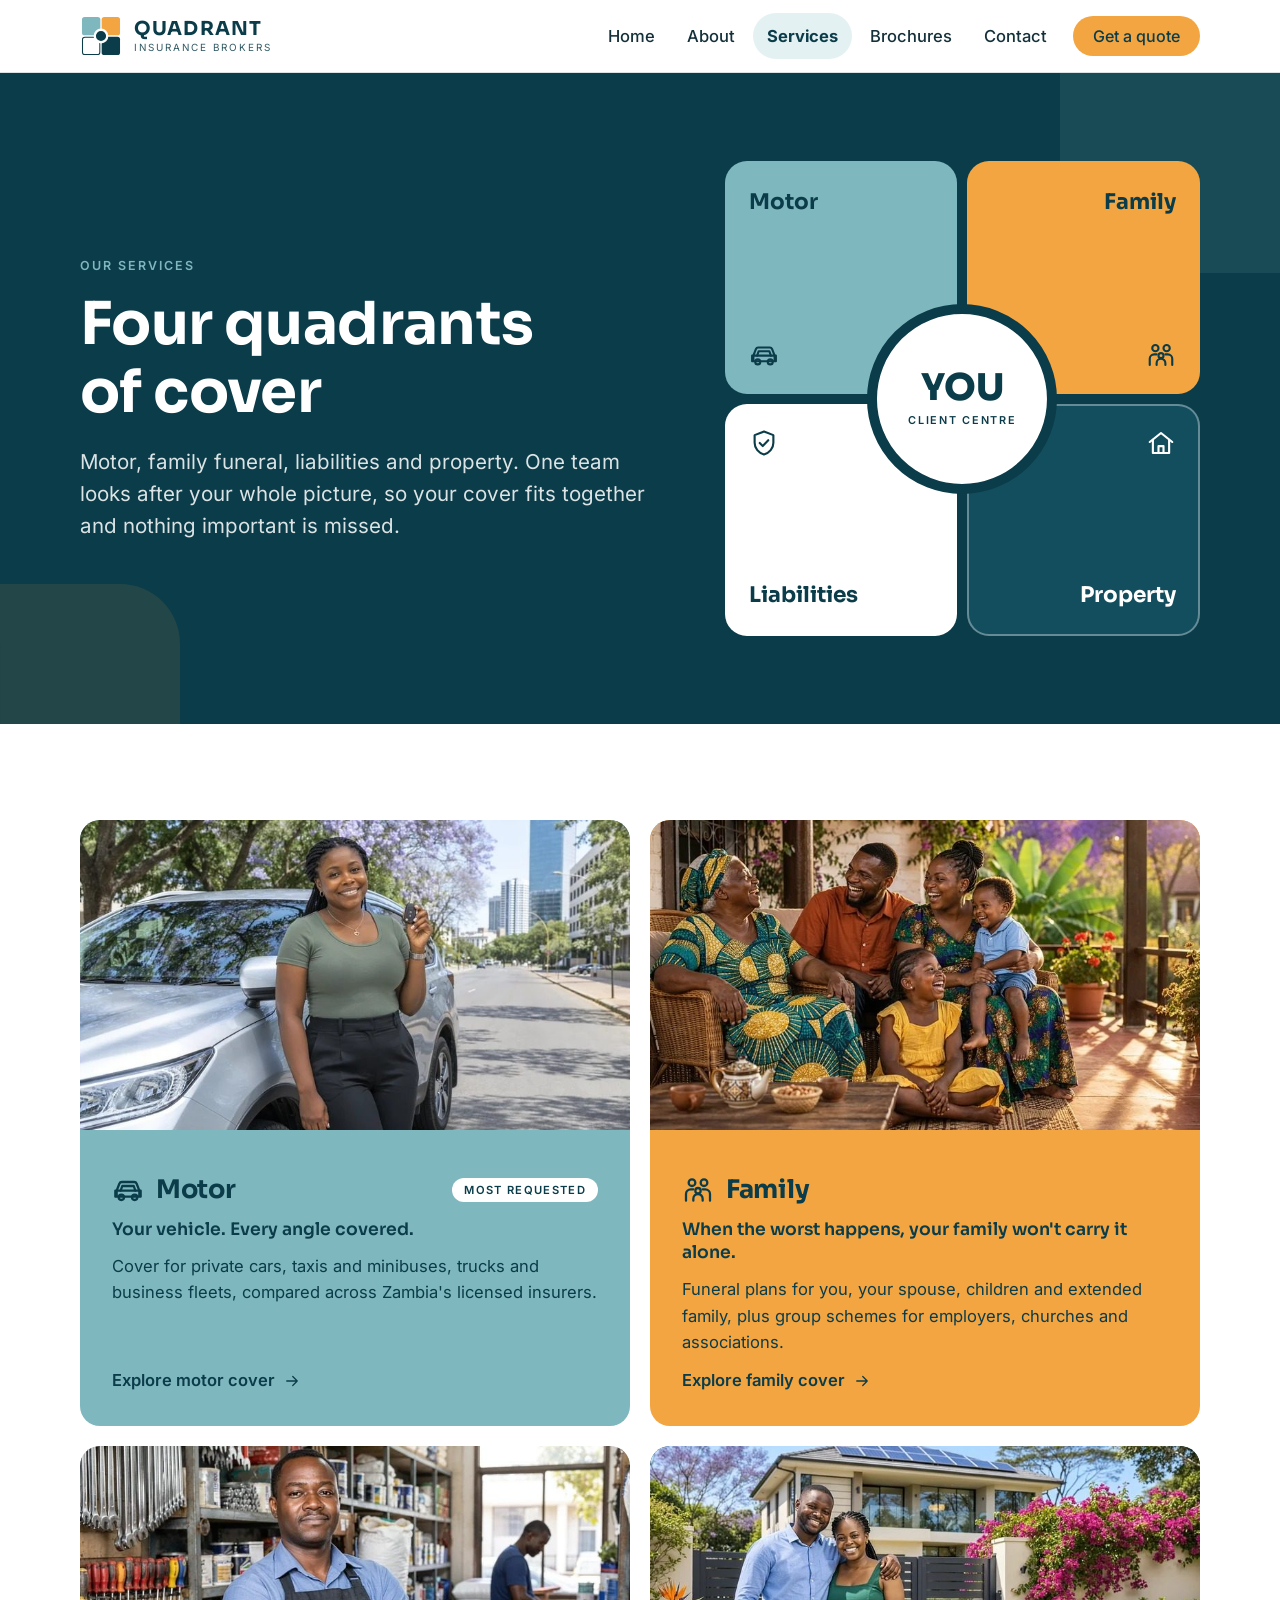
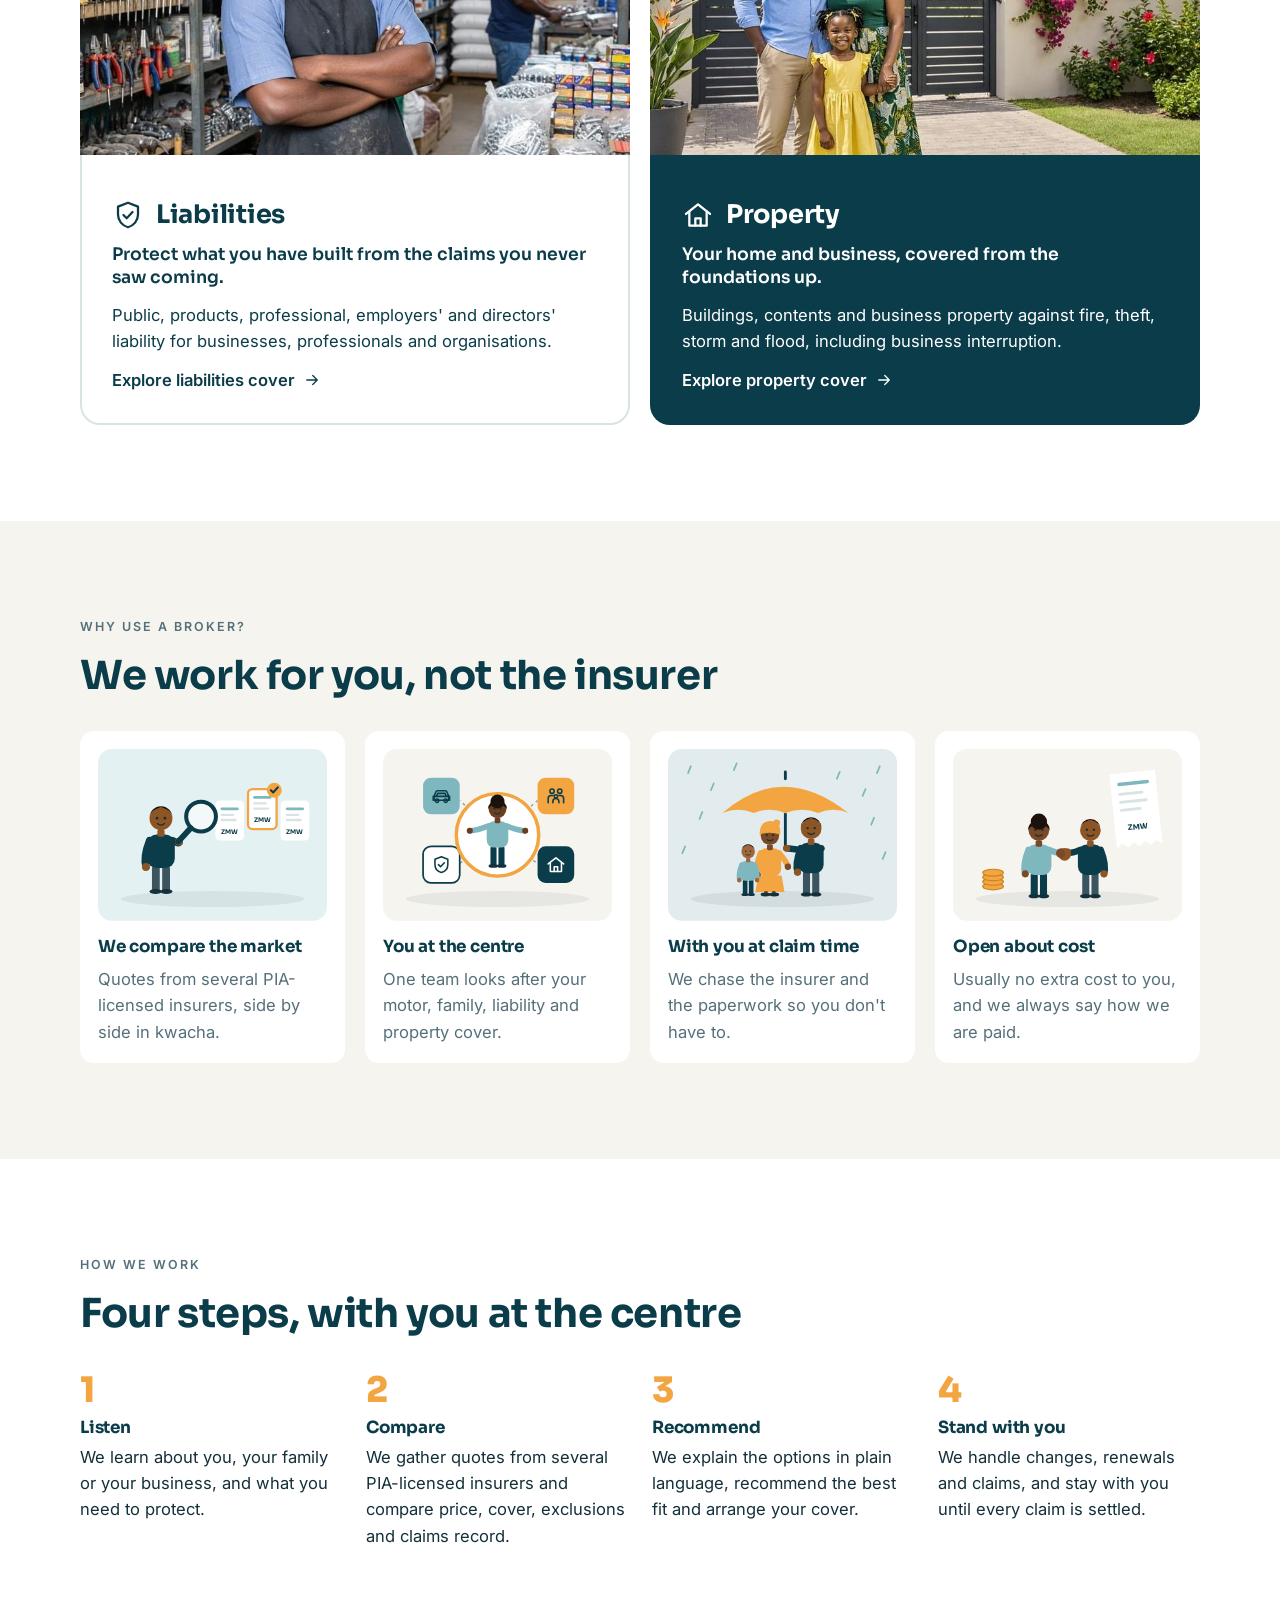
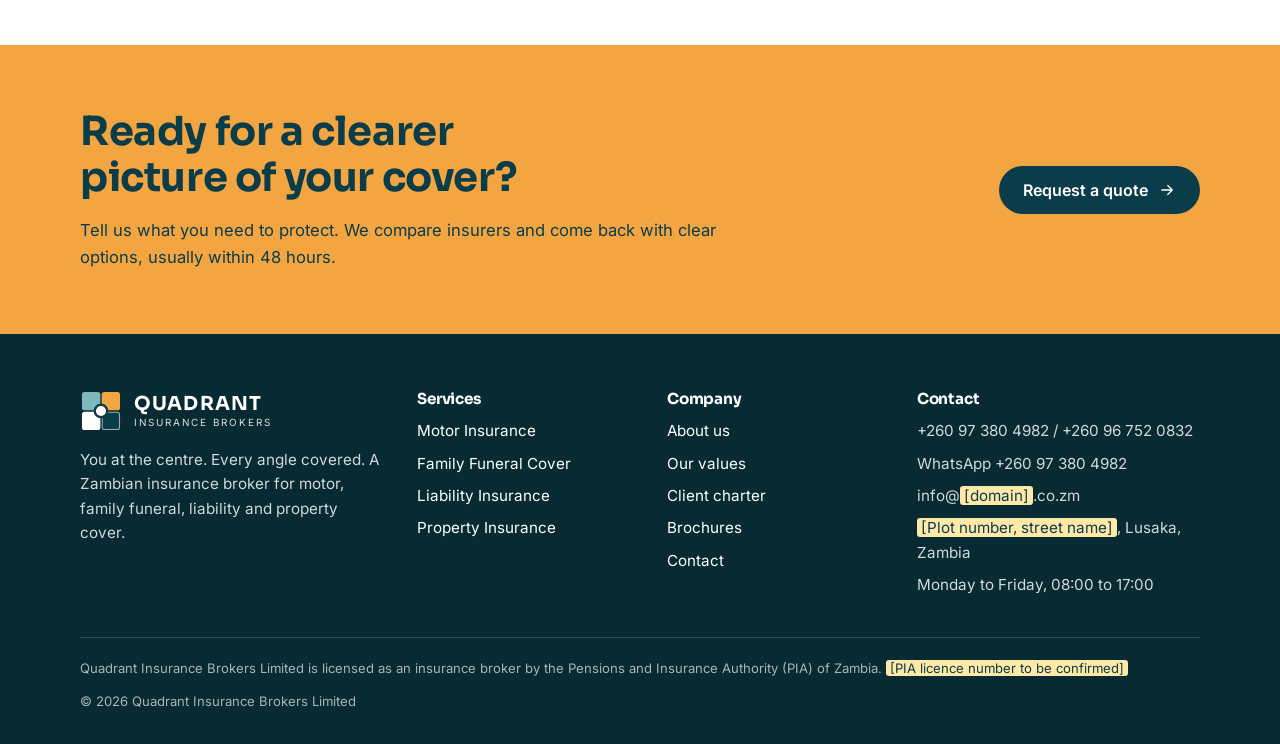
<file: services.html>
<!doctype html><html lang="en"><head><meta charset="utf-8"><meta name="viewport" content="width=device-width, initial-scale=1, viewport-fit=cover"><meta name="claude:viewport-fit-sides" content="cover"><title>Services · Quadrant Insurance Brokers</title><meta name="description" content="Motor, family funeral, liability and property insurance in Zambia."><link rel="icon" href="data:image/svg+xml,%3Csvg%20xmlns%3D%22http%3A//www.w3.org/2000/svg%22%20width%3D%2264%22%20height%3D%2264%22%20viewBox%3D%220%200%2064%2064%22%20aria-hidden%3D%22true%22%3E%3Crect%20x%3D%223%22%20y%3D%223%22%20width%3D%2228%22%20height%3D%2228%22%20rx%3D%224%22%20fill%3D%22%237FB7BE%22/%3E%3Crect%20x%3D%2233%22%20y%3D%223%22%20width%3D%2228%22%20height%3D%2228%22%20rx%3D%224%22%20fill%3D%22%23F2A541%22/%3E%3Crect%20x%3D%223.8%22%20y%3D%2233.8%22%20width%3D%2226.4%22%20height%3D%2226.4%22%20rx%3D%223.6%22%20fill%3D%22%23FFFFFF%22%20stroke%3D%22%230B3C49%22%20stroke-width%3D%221.6%22/%3E%3Crect%20x%3D%2233%22%20y%3D%2233%22%20width%3D%2228%22%20height%3D%2228%22%20rx%3D%224%22%20fill%3D%22%230B3C49%22/%3E%3Ccircle%20cx%3D%2232%22%20cy%3D%2232%22%20r%3D%229.5%22%20fill%3D%22%230B3C49%22%20stroke%3D%22%23FFFFFF%22%20stroke-width%3D%223.5%22/%3E%3C/svg%3E"><link rel="stylesheet" href="assets/site.css"></head><body><header class="site-head"><div class="wrap head-in">
<a class="lockup" href="index.html" aria-label="Quadrant Insurance Brokers home"><svg class="mark" width="42" height="42" viewBox="0 0 64 64" aria-hidden="true"><rect x="3" y="3" width="28" height="28" rx="4" fill="#7FB7BE"/><rect x="33" y="3" width="28" height="28" rx="4" fill="#F2A541"/><rect x="3.8" y="33.8" width="26.4" height="26.4" rx="3.6" fill="#FFFFFF" stroke="#0B3C49" stroke-width="1.6"/><rect x="33" y="33" width="28" height="28" rx="4" fill="#0B3C49"/><circle cx="32" cy="32" r="9.5" fill="#0B3C49" stroke="#FFFFFF" stroke-width="3.5"/></svg><span class="lk-txt"><span class="lk-name" style="color:#0B3C49">QUADRANT</span><span class="lk-sub" style="color:#0B3C49">Insurance Brokers</span></span></a>
<button class="menu-btn" aria-label="Menu" aria-expanded="false"><svg width="28" height="28" viewBox="0 0 24 24" fill="none" stroke="currentColor" stroke-width="2" stroke-linecap="round"><path d="M4 7h16M4 12h16M4 17h16"/></svg></button>
<nav class="nav" aria-label="Main"><a href="index.html">Home</a><a href="about.html">About</a><a href="services.html" aria-current="page">Services</a><a href="brochures.html">Brochures</a><a href="contact.html">Contact</a><a class="btn" href="contact.html">Get a quote</a></nav></div></header><main>
<section class="hero"><div class="wrap hero-grid">
 <div><div class="eyebrow" style="color:var(--sea)">Our services</div><h1 style="margin-top:14px">Four quadrants of cover</h1>
  <p class="lead">Motor, family funeral, liabilities and property. One team looks after your whole picture, so your cover fits together and nothing important is missed.</p></div>
 <div><div class="qgrid" aria-label="Our four services around the client"><a class="q-motor" href="motor.html"><span>Motor</span><svg class="ic" width="30" height="30" viewBox="0 0 24 24" fill="none" stroke="currentColor" stroke-width="1.7" stroke-linecap="round" stroke-linejoin="round" aria-hidden="true"><path d="M3.5 16.5v-4l2-5.2A2 2 0 0 1 7.4 6h9.2a2 2 0 0 1 1.9 1.3l2 5.2v4"/><path d="M2.5 12.5h19v4.5h-19z"/><circle cx="7" cy="17.5" r="2"/><circle cx="17" cy="17.5" r="2"/><path d="M6.5 12.5l1.2-3.5h8.6l1.2 3.5"/></svg></a><a class="q-family" href="family.html"><span>Family</span><svg class="ic" width="30" height="30" viewBox="0 0 24 24" fill="none" stroke="currentColor" stroke-width="1.7" stroke-linecap="round" stroke-linejoin="round" aria-hidden="true"><circle cx="7.5" cy="6.5" r="2.5"/><circle cx="16.5" cy="6.5" r="2.5"/><circle cx="12" cy="12.5" r="2"/><path d="M3 20v-5a3.5 3.5 0 0 1 3.5-3.5h2"/><path d="M21 20v-5a3.5 3.5 0 0 0-3.5-3.5h-2"/><path d="M8.5 20v-1.5a3.5 3.5 0 0 1 7 0V20"/></svg></a><a class="q-liabilities" href="liabilities.html"><span>Liabilities</span><svg class="ic" width="30" height="30" viewBox="0 0 24 24" fill="none" stroke="currentColor" stroke-width="1.7" stroke-linecap="round" stroke-linejoin="round" aria-hidden="true"><path d="M12 2.8l7.5 2.9v6c0 4.6-3.2 8.3-7.5 9.5-4.3-1.2-7.5-4.9-7.5-9.5v-6z"/><path d="M8.6 12l2.4 2.4 4.4-4.6"/></svg></a><a class="q-property" href="property.html"><span>Property</span><svg class="ic" width="30" height="30" viewBox="0 0 24 24" fill="none" stroke="currentColor" stroke-width="1.7" stroke-linecap="round" stroke-linejoin="round" aria-hidden="true"><path d="M3 11.2 12 4l9 7.2"/><path d="M5.5 9.5V20h13V9.5"/><path d="M10 20v-5.5h4V20"/></svg></a><div class="you" aria-hidden="true"><b>YOU</b><small>CLIENT CENTRE</small></div></div></div></div></section>
<section class="band"><div class="wrap"><div class="svc-grid"><a class="svc motor" href="motor.html"><div class="pic"><img src="assets/photos/motor.jpg" alt="Motor Insurance" loading="lazy"></div><div class="body"><h3><svg class="ic" width="32" height="32" viewBox="0 0 24 24" fill="none" stroke="currentColor" stroke-width="1.7" stroke-linecap="round" stroke-linejoin="round" aria-hidden="true"><path d="M3.5 16.5v-4l2-5.2A2 2 0 0 1 7.4 6h9.2a2 2 0 0 1 1.9 1.3l2 5.2v4"/><path d="M2.5 12.5h19v4.5h-19z"/><circle cx="7" cy="17.5" r="2"/><circle cx="17" cy="17.5" r="2"/><path d="M6.5 12.5l1.2-3.5h8.6l1.2 3.5"/></svg>Motor<span class="badge">Most requested</span></h3>
<p class="tl">Your vehicle. Every angle covered.</p><p>Cover for private cars, taxis and minibuses, trucks and business fleets, compared across Zambia&#x27;s licensed insurers.</p><span class="more">Explore motor cover <svg class="ic" width="18" height="18" viewBox="0 0 24 24" fill="none" stroke="currentColor" stroke-width="1.7" stroke-linecap="round" stroke-linejoin="round" aria-hidden="true"><path d="M5 12h14M13 6l6 6-6 6"/></svg></span></div></a><a class="svc family" href="family.html"><div class="pic"><img src="assets/photos/family.jpg" alt="Family Funeral Cover" loading="lazy"></div><div class="body"><h3><svg class="ic" width="32" height="32" viewBox="0 0 24 24" fill="none" stroke="currentColor" stroke-width="1.7" stroke-linecap="round" stroke-linejoin="round" aria-hidden="true"><circle cx="7.5" cy="6.5" r="2.5"/><circle cx="16.5" cy="6.5" r="2.5"/><circle cx="12" cy="12.5" r="2"/><path d="M3 20v-5a3.5 3.5 0 0 1 3.5-3.5h2"/><path d="M21 20v-5a3.5 3.5 0 0 0-3.5-3.5h-2"/><path d="M8.5 20v-1.5a3.5 3.5 0 0 1 7 0V20"/></svg>Family</h3>
<p class="tl">When the worst happens, your family won&#x27;t carry it alone.</p><p>Funeral plans for you, your spouse, children and extended family, plus group schemes for employers, churches and associations.</p><span class="more">Explore family cover <svg class="ic" width="18" height="18" viewBox="0 0 24 24" fill="none" stroke="currentColor" stroke-width="1.7" stroke-linecap="round" stroke-linejoin="round" aria-hidden="true"><path d="M5 12h14M13 6l6 6-6 6"/></svg></span></div></a><a class="svc liabilities" href="liabilities.html"><div class="pic"><img src="assets/photos/liabilities.jpg" alt="Liability Insurance" loading="lazy"></div><div class="body"><h3><svg class="ic" width="32" height="32" viewBox="0 0 24 24" fill="none" stroke="currentColor" stroke-width="1.7" stroke-linecap="round" stroke-linejoin="round" aria-hidden="true"><path d="M12 2.8l7.5 2.9v6c0 4.6-3.2 8.3-7.5 9.5-4.3-1.2-7.5-4.9-7.5-9.5v-6z"/><path d="M8.6 12l2.4 2.4 4.4-4.6"/></svg>Liabilities</h3>
<p class="tl">Protect what you have built from the claims you never saw coming.</p><p>Public, products, professional, employers&#x27; and directors&#x27; liability for businesses, professionals and organisations.</p><span class="more">Explore liabilities cover <svg class="ic" width="18" height="18" viewBox="0 0 24 24" fill="none" stroke="currentColor" stroke-width="1.7" stroke-linecap="round" stroke-linejoin="round" aria-hidden="true"><path d="M5 12h14M13 6l6 6-6 6"/></svg></span></div></a><a class="svc property" href="property.html"><div class="pic"><img src="assets/photos/property.jpg" alt="Property Insurance" loading="lazy"></div><div class="body"><h3><svg class="ic" width="32" height="32" viewBox="0 0 24 24" fill="none" stroke="currentColor" stroke-width="1.7" stroke-linecap="round" stroke-linejoin="round" aria-hidden="true"><path d="M3 11.2 12 4l9 7.2"/><path d="M5.5 9.5V20h13V9.5"/><path d="M10 20v-5.5h4V20"/></svg>Property</h3>
<p class="tl">Your home and business, covered from the foundations up.</p><p>Buildings, contents and business property against fire, theft, storm and flood, including business interruption.</p><span class="more">Explore property cover <svg class="ic" width="18" height="18" viewBox="0 0 24 24" fill="none" stroke="currentColor" stroke-width="1.7" stroke-linecap="round" stroke-linejoin="round" aria-hidden="true"><path d="M5 12h14M13 6l6 6-6 6"/></svg></span></div></a></div></div></section>
<section class="band" style="background:var(--paper)"><div class="wrap stack" style="gap:32px"><div class="stack"><div class="eyebrow">Why use a broker?</div><h2>We work for you, not the insurer</h2></div>
 <div class="why"><div class="card stack" style="gap:10px;background:#fff;padding:18px"><svg class="illus" viewBox="0 0 400 300" role="img" aria-label="Illustration: a Quadrant adviser compares quotes from several insurers to find the best one" xmlns="http://www.w3.org/2000/svg"><rect width="400" height="300" rx="24" fill="#E4F1F2"/><ellipse cx="200" cy="262" rx="160" ry="14" fill="#14303A" opacity=".07"/><g transform="translate(110,250) scale(1.05)"><g class="fig"><rect x="-15" y="-44" width="13" height="44" rx="5" fill="#3A5560"/><rect x="2" y="-44" width="13" height="44" rx="5" fill="#3A5560"/><ellipse cx="-9" cy="-1" rx="10" ry="4" fill="#14303A"/><ellipse cx="9" cy="-1" rx="10" ry="4" fill="#14303A"/><path d="M-19 -86 Q-30.0 -58.0 -25 -42" stroke="#0B3C49" stroke-width="12" fill="none" stroke-linecap="round"/><circle cx="-25" cy="-42" r="6.5" fill="#8D5524"/><path d="M19 -86 Q32.5 -79.0 30 -84" stroke="#0B3C49" stroke-width="12" fill="none" stroke-linecap="round"/><circle cx="30" cy="-84" r="6.5" fill="#8D5524"/><rect x="-23" y="-96" width="46" height="56" rx="16" fill="#0B3C49"/><rect x="-6" y="-104" width="12" height="12" rx="3" fill="#8D5524"/><g class="head"><circle cx="0" cy="-122" r="19" fill="#8D5524"/><path d="M-19 -124 A19 19 0 0 1 19 -124 Q19 -136 0 -141 Q-19 -136 -19 -124 Z" fill="#1B120D"/><g class="eyes"><circle cx="-6.5" cy="-123" r="2.2" fill="#14303A"/><circle cx="6.5" cy="-123" r="2.2" fill="#14303A"/></g><path d="M-6 -114 Q0 -109 6 -114" stroke="#14303A" stroke-width="2.2" fill="none" stroke-linecap="round"/></g></g></g><g class="a-float" style="animation-delay:0.0s"><rect x="205" y="90" width="50" height="70" rx="8" fill="#fff"/><rect x="214" y="102" width="32" height="5" rx="2.5" fill="#7FB7BE"/><rect x="214" y="113" width="24" height="4" rx="2" fill="#D9E3E5"/><rect x="214" y="122" width="28" height="4" rx="2" fill="#D9E3E5"/><text x="230" y="148" text-anchor="middle" font-family="Sora,sans-serif" font-weight="700" font-size="11" fill="#0B3C49">ZMW</text></g><g class="a-pop" style="animation-delay:0.4s"><rect x="262" y="70" width="50" height="70" rx="8" fill="#fff" stroke="#F2A541" stroke-width="4"/><rect x="271" y="82" width="32" height="5" rx="2.5" fill="#7FB7BE"/><rect x="271" y="93" width="24" height="4" rx="2" fill="#D9E3E5"/><rect x="271" y="102" width="28" height="4" rx="2" fill="#D9E3E5"/><text x="287" y="128" text-anchor="middle" font-family="Sora,sans-serif" font-weight="700" font-size="11" fill="#0B3C49">ZMW</text></g><g class="a-pulse"><circle cx="308" cy="72" r="13" fill="#F2A541"/><path d="M302 72 l4 4 l8 -9" stroke="#0B3C49" stroke-width="3.5" fill="none" stroke-linecap="round" stroke-linejoin="round"/></g><g class="a-float" style="animation-delay:0.8s"><rect x="319" y="90" width="50" height="70" rx="8" fill="#fff"/><rect x="328" y="102" width="32" height="5" rx="2.5" fill="#7FB7BE"/><rect x="328" y="113" width="24" height="4" rx="2" fill="#D9E3E5"/><rect x="328" y="122" width="28" height="4" rx="2" fill="#D9E3E5"/><text x="344" y="148" text-anchor="middle" font-family="Sora,sans-serif" font-weight="700" font-size="11" fill="#0B3C49">ZMW</text></g><g class="a-scan"><circle cx="180" cy="118" r="26" fill="#fff" fill-opacity=".55" stroke="#0B3C49" stroke-width="7"/><path d="M162 138 L140 162" stroke="#0B3C49" stroke-width="10" stroke-linecap="round"/></g></svg><h4 style="margin-top:6px">We compare the market</h4><p class="muted">Quotes from several PIA-licensed insurers, side by side in kwacha.</p></div><div class="card stack" style="gap:10px;background:#fff;padding:18px"><svg class="illus" viewBox="0 0 400 300" role="img" aria-label="Illustration: the client stands at the centre of motor, family, liability and property cover" xmlns="http://www.w3.org/2000/svg"><rect width="400" height="300" rx="24" fill="#F6F4EF"/><ellipse cx="200" cy="262" rx="160" ry="14" fill="#14303A" opacity=".07"/><path d="M200 150 L134 90" stroke="#0B3C49" stroke-width="2.5" stroke-dasharray="5 6" opacity=".45" class="a-flow"/><path d="M200 150 L270 90" stroke="#0B3C49" stroke-width="2.5" stroke-dasharray="5 6" opacity=".45" class="a-flow"/><path d="M200 150 L134 200" stroke="#0B3C49" stroke-width="2.5" stroke-dasharray="5 6" opacity=".45" class="a-flow"/><path d="M200 150 L270 200" stroke="#0B3C49" stroke-width="2.5" stroke-dasharray="5 6" opacity=".45" class="a-flow"/><g class="a-float" style="animation-delay:0.75s"><rect x="70" y="50" width="64" height="64" rx="14" fill="#7FB7BE"/><g transform="translate(84,64) scale(1.5)" fill="none" stroke="#0B3C49" stroke-width="1.8" stroke-linecap="round" stroke-linejoin="round"><path d="M3.5 16.5v-4l2-5.2A2 2 0 0 1 7.4 6h9.2a2 2 0 0 1 1.9 1.3l2 5.2v4"/><path d="M2.5 12.5h19v4.5h-19z"/><circle cx="7" cy="17.5" r="2"/><circle cx="17" cy="17.5" r="2"/><path d="M6.5 12.5l1.2-3.5h8.6l1.2 3.5"/></g></g><g class="a-float" style="animation-delay:2.00s"><rect x="270" y="50" width="64" height="64" rx="14" fill="#F2A541"/><g transform="translate(284,64) scale(1.5)" fill="none" stroke="#0B3C49" stroke-width="1.8" stroke-linecap="round" stroke-linejoin="round"><circle cx="7.5" cy="6.5" r="2.5"/><circle cx="16.5" cy="6.5" r="2.5"/><circle cx="12" cy="12.5" r="2"/><path d="M3 20v-5a3.5 3.5 0 0 1 3.5-3.5h2"/><path d="M21 20v-5a3.5 3.5 0 0 0-3.5-3.5h-2"/><path d="M8.5 20v-1.5a3.5 3.5 0 0 1 7 0V20"/></g></g><g class="a-float" style="animation-delay:1.50s"><rect x="70" y="170" width="64" height="64" rx="14" fill="#fff" stroke="#0B3C49" stroke-width="3"/><g transform="translate(84,184) scale(1.5)" fill="none" stroke="#0B3C49" stroke-width="1.8" stroke-linecap="round" stroke-linejoin="round"><path d="M12 2.8l7.5 2.9v6c0 4.6-3.2 8.3-7.5 9.5-4.3-1.2-7.5-4.9-7.5-9.5v-6z"/><path d="M8.6 12l2.4 2.4 4.4-4.6"/></g></g><g class="a-float" style="animation-delay:2.75s"><rect x="270" y="170" width="64" height="64" rx="14" fill="#0B3C49"/><g transform="translate(284,184) scale(1.5)" fill="none" stroke="#fff" stroke-width="1.8" stroke-linecap="round" stroke-linejoin="round"><path d="M3 11.2 12 4l9 7.2"/><path d="M5.5 9.5V20h13V9.5"/><path d="M10 20v-5.5h4V20"/></g></g><circle cx="200" cy="150" r="72" fill="#fff" stroke="#F2A541" stroke-width="6"/><circle class="a-ripple" cx="200" cy="150" r="72" fill="none" stroke="#F2A541" stroke-width="4"/><g transform="translate(200,205) scale(0.82)"><g class="fig"><rect x="-15" y="-44" width="13" height="44" rx="5" fill="#0B3C49"/><rect x="2" y="-44" width="13" height="44" rx="5" fill="#0B3C49"/><ellipse cx="-9" cy="-1" rx="10" ry="4" fill="#14303A"/><ellipse cx="9" cy="-1" rx="10" ry="4" fill="#14303A"/><path d="M-19 -86 Q-47.0 -75.0 -59 -76" stroke="#7FB7BE" stroke-width="12" fill="none" stroke-linecap="round"/><circle cx="-59" cy="-76" r="6.5" fill="#6B3E1F"/><path d="M19 -86 Q47.0 -75.0 59 -76" stroke="#7FB7BE" stroke-width="12" fill="none" stroke-linecap="round"/><circle cx="59" cy="-76" r="6.5" fill="#6B3E1F"/><rect x="-23" y="-96" width="46" height="56" rx="16" fill="#7FB7BE"/><rect x="-6" y="-104" width="12" height="12" rx="3" fill="#6B3E1F"/><g class="head"><circle cx="0" cy="-122" r="19" fill="#6B3E1F"/><circle cx="0" cy="-138" r="15" fill="#1B120D"/><path d="M-20 -122 A20 20 0 0 1 20 -122 Q14 -132 0 -134 Q-14 -132 -20 -122 Z" fill="#1B120D"/><g class="eyes"><circle cx="-6.5" cy="-123" r="2.2" fill="#14303A"/><circle cx="6.5" cy="-123" r="2.2" fill="#14303A"/></g><path d="M-6 -114 Q0 -109 6 -114" stroke="#14303A" stroke-width="2.2" fill="none" stroke-linecap="round"/></g></g></g></svg><h4 style="margin-top:6px">You at the centre</h4><p class="muted">One team looks after your motor, family, liability and property cover.</p></div><div class="card stack" style="gap:10px;background:#fff;padding:18px"><svg class="illus" viewBox="0 0 400 300" role="img" aria-label="Illustration: a Quadrant adviser holds an umbrella over a family, standing with them at claim time" xmlns="http://www.w3.org/2000/svg"><rect width="400" height="300" rx="24" fill="#E2EBED"/><ellipse cx="200" cy="262" rx="160" ry="14" fill="#14303A" opacity=".07"/><path class="a-drop" style="animation-delay:0.7s" d="M40 30 l-5 12" stroke="#7FB7BE" stroke-width="3" stroke-linecap="round"/><path class="a-drop" style="animation-delay:0.1s" d="M80 60 l-5 12" stroke="#7FB7BE" stroke-width="3" stroke-linecap="round"/><path class="a-drop" style="animation-delay:0.8s" d="M120 25 l-5 12" stroke="#7FB7BE" stroke-width="3" stroke-linecap="round"/><path class="a-drop" style="animation-delay:0.7s" d="M300 40 l-5 12" stroke="#7FB7BE" stroke-width="3" stroke-linecap="round"/><path class="a-drop" style="animation-delay:1.0s" d="M345 70 l-5 12" stroke="#7FB7BE" stroke-width="3" stroke-linecap="round"/><path class="a-drop" style="animation-delay:0.3s" d="M370 30 l-5 12" stroke="#7FB7BE" stroke-width="3" stroke-linecap="round"/><path class="a-drop" style="animation-delay:0.4s" d="M60 110 l-5 12" stroke="#7FB7BE" stroke-width="3" stroke-linecap="round"/><path class="a-drop" style="animation-delay:1.1s" d="M360 120 l-5 12" stroke="#7FB7BE" stroke-width="3" stroke-linecap="round"/><path class="a-drop" style="animation-delay:0.2s" d="M30 170 l-5 12" stroke="#7FB7BE" stroke-width="3" stroke-linecap="round"/><path class="a-drop" style="animation-delay:0.8s" d="M380 180 l-5 12" stroke="#7FB7BE" stroke-width="3" stroke-linecap="round"/><g class="a-sway"><path d="M95 112 Q200 20 315 112 Q290 100 262 112 Q235 100 205 112 Q177 100 150 112 Q122 100 95 112 Z" fill="#F2A541"/><path d="M205 52 L205 40" stroke="#0B3C49" stroke-width="5" stroke-linecap="round"/><path d="M205 112 L205 175" stroke="#0B3C49" stroke-width="5"/></g><g transform="translate(178,255) scale(0.85)"><g class="fig"><path d="M-24 -40 L24 -40 L30 -6 L-30 -6 Z" fill="#F2A541"/><rect x="-12" y="-8" width="8" height="8" rx="3" fill="#7A4A26"/><rect x="4" y="-8" width="8" height="8" rx="3" fill="#7A4A26"/><ellipse cx="-9" cy="-1" rx="10" ry="4" fill="#14303A"/><ellipse cx="9" cy="-1" rx="10" ry="4" fill="#14303A"/><path d="M-19 -86 Q-30.0 -58.0 -25 -42" stroke="#F2A541" stroke-width="12" fill="none" stroke-linecap="round"/><circle cx="-25" cy="-42" r="6.5" fill="#7A4A26"/><path d="M19 -86 Q36.0 -66.0 37 -58" stroke="#F2A541" stroke-width="12" fill="none" stroke-linecap="round"/><circle cx="37" cy="-58" r="6.5" fill="#7A4A26"/><rect x="-23" y="-96" width="46" height="58" rx="16" fill="#F2A541"/><rect x="-6" y="-104" width="12" height="12" rx="3" fill="#7A4A26"/><g class="head"><circle cx="0" cy="-122" r="19" fill="#7A4A26"/><path d="M-21 -124 Q-22 -150 0 -152 Q24 -152 21 -124 Q0 -132 -21 -124 Z" fill="#F2A541"/><circle cx="14" cy="-148" r="7" fill="#F2A541"/><g class="eyes"><circle cx="-6.5" cy="-123" r="2.2" fill="#14303A"/><circle cx="6.5" cy="-123" r="2.2" fill="#14303A"/></g><path d="M-6 -114 Q0 -109 6 -114" stroke="#14303A" stroke-width="2.2" fill="none" stroke-linecap="round"/></g></g></g><g transform="translate(140,255) scale(0.62)"><g class="fig"><rect x="-15" y="-44" width="13" height="44" rx="5" fill="#0B3C49"/><rect x="2" y="-44" width="13" height="44" rx="5" fill="#0B3C49"/><ellipse cx="-9" cy="-1" rx="10" ry="4" fill="#14303A"/><ellipse cx="9" cy="-1" rx="10" ry="4" fill="#14303A"/><path d="M-19 -86 Q-30.0 -58.0 -25 -42" stroke="#7FB7BE" stroke-width="12" fill="none" stroke-linecap="round"/><circle cx="-25" cy="-42" r="6.5" fill="#A0673A"/><path d="M19 -86 Q30.0 -58.0 25 -42" stroke="#7FB7BE" stroke-width="12" fill="none" stroke-linecap="round"/><circle cx="25" cy="-42" r="6.5" fill="#A0673A"/><rect x="-23" y="-96" width="46" height="56" rx="16" fill="#7FB7BE"/><rect x="-6" y="-104" width="12" height="12" rx="3" fill="#A0673A"/><g class="head"><circle cx="0" cy="-122" r="19" fill="#A0673A"/><path d="M-19 -124 A19 19 0 0 1 19 -124 Q19 -136 0 -141 Q-19 -136 -19 -124 Z" fill="#1B120D"/><g class="eyes"><circle cx="-6.5" cy="-123" r="2.2" fill="#14303A"/><circle cx="6.5" cy="-123" r="2.2" fill="#14303A"/></g><path d="M-6 -114 Q0 -109 6 -114" stroke="#14303A" stroke-width="2.2" fill="none" stroke-linecap="round"/></g></g></g><g transform="translate(250,255) scale(0.95)"><g class="fig"><rect x="-15" y="-44" width="13" height="44" rx="5" fill="#3A5560"/><rect x="2" y="-44" width="13" height="44" rx="5" fill="#3A5560"/><ellipse cx="-9" cy="-1" rx="10" ry="4" fill="#14303A"/><ellipse cx="9" cy="-1" rx="10" ry="4" fill="#14303A"/><path d="M-19 -86 Q-30.0 -58.0 -25 -42" stroke="#0B3C49" stroke-width="12" fill="none" stroke-linecap="round"/><circle cx="-25" cy="-42" r="6.5" fill="#8D5524"/><path d="M19 -86 Q-5.0 -80.0 -45 -86" stroke="#0B3C49" stroke-width="12" fill="none" stroke-linecap="round"/><circle cx="-45" cy="-86" r="6.5" fill="#8D5524"/><rect x="-23" y="-96" width="46" height="56" rx="16" fill="#0B3C49"/><rect x="-6" y="-104" width="12" height="12" rx="3" fill="#8D5524"/><g class="head"><circle cx="0" cy="-122" r="19" fill="#8D5524"/><path d="M-19 -124 A19 19 0 0 1 19 -124 Q19 -136 0 -141 Q-19 -136 -19 -124 Z" fill="#1B120D"/><g class="eyes"><circle cx="-6.5" cy="-123" r="2.2" fill="#14303A"/><circle cx="6.5" cy="-123" r="2.2" fill="#14303A"/></g><path d="M-6 -114 Q0 -109 6 -114" stroke="#14303A" stroke-width="2.2" fill="none" stroke-linecap="round"/></g></g></g></svg><h4 style="margin-top:6px">With you at claim time</h4><p class="muted">We chase the insurer and the paperwork so you don&#x27;t have to.</p></div><div class="card stack" style="gap:10px;background:#fff;padding:18px"><svg class="illus" viewBox="0 0 400 300" role="img" aria-label="Illustration: a handshake and a clear receipt, because Quadrant is open about how it is paid" xmlns="http://www.w3.org/2000/svg"><rect width="400" height="300" rx="24" fill="#F6F4EF"/><ellipse cx="200" cy="262" rx="160" ry="14" fill="#14303A" opacity=".07"/><ellipse class="a-coin" style="animation-delay:0.0s" cx="70" cy="240" rx="18" ry="6" fill="#F2A541" stroke="#C98422" stroke-width="2"/><ellipse class="a-coin" style="animation-delay:0.4s" cx="70" cy="232" rx="18" ry="6" fill="#F2A541" stroke="#C98422" stroke-width="2"/><ellipse class="a-coin" style="animation-delay:0.8s" cx="70" cy="224" rx="18" ry="6" fill="#F2A541" stroke="#C98422" stroke-width="2"/><ellipse class="a-coin" style="animation-delay:1.2s" cx="70" cy="216" rx="18" ry="6" fill="#F2A541" stroke="#C98422" stroke-width="2"/><g class="a-sway"><g transform="rotate(-6 320 110)"><path d="M280 40 h80 v130 l-10 -8 l-10 8 l-10 -8 l-10 8 l-10 -8 l-10 8 l-10 -8 l-10 8 z" fill="#fff"/><rect x="292" y="56" width="56" height="6" rx="3" fill="#7FB7BE"/><rect x="292" y="74" width="44" height="5" rx="2.5" fill="#D9E3E5"/><rect x="292" y="88" width="50" height="5" rx="2.5" fill="#D9E3E5"/><rect x="292" y="102" width="38" height="5" rx="2.5" fill="#D9E3E5"/><text x="320" y="140" text-anchor="middle" font-family="Sora,sans-serif" font-weight="700" font-size="13" fill="#0B3C49">ZMW</text></g></g><g transform="translate(150,258) scale(0.95)"><g class="fig"><rect x="-15" y="-44" width="13" height="44" rx="5" fill="#0B3C49"/><rect x="2" y="-44" width="13" height="44" rx="5" fill="#0B3C49"/><ellipse cx="-9" cy="-1" rx="10" ry="4" fill="#14303A"/><ellipse cx="9" cy="-1" rx="10" ry="4" fill="#14303A"/><path d="M-19 -86 Q-30.0 -58.0 -25 -42" stroke="#7FB7BE" stroke-width="12" fill="none" stroke-linecap="round"/><circle cx="-25" cy="-42" r="6.5" fill="#7A4A26"/><path d="M19 -86 Q38.5 -78.0 42 -82" stroke="#7FB7BE" stroke-width="12" fill="none" stroke-linecap="round"/><circle cx="42" cy="-82" r="6.5" fill="#7A4A26"/><rect x="-23" y="-96" width="46" height="56" rx="16" fill="#7FB7BE"/><rect x="-6" y="-104" width="12" height="12" rx="3" fill="#7A4A26"/><g class="head"><circle cx="0" cy="-122" r="19" fill="#7A4A26"/><circle cx="0" cy="-138" r="15" fill="#1B120D"/><path d="M-20 -122 A20 20 0 0 1 20 -122 Q14 -132 0 -134 Q-14 -132 -20 -122 Z" fill="#1B120D"/><g class="eyes"><circle cx="-6.5" cy="-123" r="2.2" fill="#14303A"/><circle cx="6.5" cy="-123" r="2.2" fill="#14303A"/></g><path d="M-6 -114 Q0 -109 6 -114" stroke="#14303A" stroke-width="2.2" fill="none" stroke-linecap="round"/></g></g></g><g transform="translate(240,258) scale(0.95)"><g class="fig"><rect x="-15" y="-44" width="13" height="44" rx="5" fill="#3A5560"/><rect x="2" y="-44" width="13" height="44" rx="5" fill="#3A5560"/><ellipse cx="-9" cy="-1" rx="10" ry="4" fill="#14303A"/><ellipse cx="9" cy="-1" rx="10" ry="4" fill="#14303A"/><path d="M-19 -86 Q-38.5 -78.0 -42 -82" stroke="#0B3C49" stroke-width="12" fill="none" stroke-linecap="round"/><circle cx="-42" cy="-82" r="6.5" fill="#8D5524"/><path d="M19 -86 Q30.0 -58.0 25 -42" stroke="#0B3C49" stroke-width="12" fill="none" stroke-linecap="round"/><circle cx="25" cy="-42" r="6.5" fill="#8D5524"/><rect x="-23" y="-96" width="46" height="56" rx="16" fill="#0B3C49"/><rect x="-6" y="-104" width="12" height="12" rx="3" fill="#8D5524"/><g class="head"><circle cx="0" cy="-122" r="19" fill="#8D5524"/><path d="M-19 -124 A19 19 0 0 1 19 -124 Q19 -136 0 -141 Q-19 -136 -19 -124 Z" fill="#1B120D"/><g class="eyes"><circle cx="-6.5" cy="-123" r="2.2" fill="#14303A"/><circle cx="6.5" cy="-123" r="2.2" fill="#14303A"/></g><path d="M-6 -114 Q0 -109 6 -114" stroke="#14303A" stroke-width="2.2" fill="none" stroke-linecap="round"/></g></g></g><g class="a-shake"><circle cx="195" cy="184" r="11" fill="#8D5524"/><circle cx="188" cy="182" r="8" fill="#7A4A26"/></g></svg><h4 style="margin-top:6px">Open about cost</h4><p class="muted">Usually no extra cost to you, and we always say how we are paid.</p></div></div></div></section>
<section class="band"><div class="wrap stack" style="gap:36px"><div class="stack"><div class="eyebrow">How we work</div><h2>Four steps, with you at the centre</h2></div><div class="steps"><div class="step"><div class="n">1</div><h4>Listen</h4><p>We learn about you, your family or your business, and what you need to protect.</p></div><div class="step"><div class="n">2</div><h4>Compare</h4><p>We gather quotes from several PIA-licensed insurers and compare price, cover, exclusions and claims record.</p></div><div class="step"><div class="n">3</div><h4>Recommend</h4><p>We explain the options in plain language, recommend the best fit and arrange your cover.</p></div><div class="step"><div class="n">4</div><h4>Stand with you</h4><p>We handle changes, renewals and claims, and stay with you until every claim is settled.</p></div></div></div></section>
<section class="cta-band band tight"><div class="wrap cta-in"><div class="stack" style="max-width:640px"><h2>Ready for a clearer picture of your cover?</h2><p>Tell us what you need to protect. We compare insurers and come back with clear options, usually within 48 hours.</p></div>
<a class="btn dark" href="contact.html">Request a quote <svg class="ic" width="18" height="18" viewBox="0 0 24 24" fill="none" stroke="currentColor" stroke-width="1.7" stroke-linecap="round" stroke-linejoin="round" aria-hidden="true"><path d="M5 12h14M13 6l6 6-6 6"/></svg></a></div></section></main><footer class="site-foot"><div class="wrap">
<div class="foot-grid">
 <div class="stack"><span class="lockup"><svg class="mark" width="42" height="42" viewBox="0 0 64 64" aria-hidden="true"><rect x="3" y="3" width="28" height="28" rx="4" fill="#7FB7BE"/><rect x="33" y="3" width="28" height="28" rx="4" fill="#F2A541"/><rect x="3" y="33" width="28" height="28" rx="4" fill="#FFFFFF"/><rect x="33.8" y="33.8" width="26.4" height="26.4" rx="3.6" fill="#0B3C49" stroke="#FFFFFF" stroke-opacity=".6" stroke-width="1.6"/><circle cx="32" cy="32" r="9.5" fill="#FFFFFF" stroke="#0B3C49" stroke-width="3.5"/></svg><span class="lk-txt"><span class="lk-name" style="color:#fff">QUADRANT</span><span class="lk-sub" style="color:#fff">Insurance Brokers</span></span></span>
  <p>You at the centre. Every angle covered. A Zambian insurance broker for motor, family funeral, liability and property cover.</p></div>
 <div><h4>Services</h4><ul><li><a href="motor.html">Motor Insurance</a></li><li><a href="family.html">Family Funeral Cover</a></li><li><a href="liabilities.html">Liability Insurance</a></li><li><a href="property.html">Property Insurance</a></li></ul></div>
 <div><h4>Company</h4><ul><li><a href="about.html">About us</a></li><li><a href="about.html#values">Our values</a></li><li><a href="about.html#charter">Client charter</a></li><li><a href="brochures.html">Brochures</a></li><li><a href="contact.html">Contact</a></li></ul></div>
 <div><h4>Contact</h4><ul><li>+260 97 380 4982 / +260 96 752 0832</li><li>WhatsApp +260 97 380 4982</li><li>info@<span class="ph">[domain]</span>.co.zm</li><li><span class="ph">[Plot number, street name]</span>, Lusaka, Zambia</li><li>Monday to Friday, 08:00 to 17:00</li></ul></div>
</div>
<div class="legal"><span>Quadrant Insurance Brokers Limited is licensed as an insurance broker by the Pensions and Insurance Authority (PIA) of Zambia. <span class="ph">[PIA licence number to be confirmed]</span></span><span>© 2026 Quadrant Insurance Brokers Limited</span></div>
</div></footer><script src="assets/site.js"></script></body></html>
</file>
<file: assets/site.css>
/* Quadrant Insurance Brokers. Layout: white pages with full-width colour bands; the 2x2 client-centre grid is the recurring motif. */
@font-face{font-family:Sora;src:url(fonts/sora.woff2) format('woff2');font-weight:100 800;font-display:swap}
@font-face{font-family:Inter;src:url(fonts/inter.woff2) format('woff2');font-weight:100 900;font-display:swap}
:root{--deep:#0B3C49;--deep2:#134E5E;--sea:#7FB7BE;--sun:#F2A541;--white:#fff;--ink:#14303A;--muted:#56707A;
--paper:#F6F4EF;--line:#D9E3E5;--sea-t:#E4F1F2;--sun-t:#FDF0DB;--deep-t:#E2EBED;
--display:Sora,"Segoe UI",system-ui,sans-serif;--body:Inter,"Segoe UI",system-ui,sans-serif;--r:14px;--max:1160px;color-scheme:light}
*{box-sizing:border-box}
html{scroll-behavior:smooth}
body{margin:0;background:var(--white);color:var(--ink);font-family:var(--body);font-size:16.5px;line-height:1.6;-webkit-font-smoothing:antialiased}
body::before{content:"";position:fixed;inset:0 0 auto;height:env(safe-area-inset-top,0px);z-index:60;background:var(--white)}
img{max-width:100%;display:block}
a{color:var(--deep)}
a:focus-visible,button:focus-visible,input:focus-visible,select:focus-visible,textarea:focus-visible,summary:focus-visible{outline:3px solid var(--sun);outline-offset:2px}
h1,h2,h3,h4{font-family:var(--display);color:var(--deep);line-height:1.15;margin:0;text-wrap:balance;letter-spacing:-.01em}
h1{font-size:clamp(2.2rem,5.2vw,3.7rem);font-weight:700}
h2{font-size:clamp(1.7rem,3.4vw,2.5rem);font-weight:700}
h3{font-size:1.25rem;font-weight:700}
h4{font-size:1.05rem;font-weight:700}
p{margin:0}
.wrap{max-width:var(--max);margin:0 auto;padding-left:max(20px,env(safe-area-inset-left,0px));padding-right:max(20px,env(safe-area-inset-right,0px))}
.band{padding-block:clamp(56px,8vw,96px)}
.band.tight{padding-block:clamp(40px,5vw,64px)}
.eyebrow{font-size:.78rem;font-weight:600;letter-spacing:.16em;text-transform:uppercase;color:var(--muted)}
.lead{font-size:clamp(1.1rem,1.6vw,1.3rem);line-height:1.55;max-width:62ch}
.muted{color:var(--muted)}
.stack{display:flex;flex-direction:column;gap:16px}
.stack>*{min-width:0}
.ph{background:#FFE9A8;color:var(--deep);padding:0 4px;border-radius:3px}
/* header */
.site-head{position:sticky;top:env(safe-area-inset-top,0px);z-index:50;background:rgba(255,255,255,.96);backdrop-filter:blur(8px);border-bottom:1px solid var(--line)}
.head-in{display:flex;align-items:center;justify-content:space-between;gap:16px;min-height:72px}
.lockup{display:inline-flex;align-items:center;gap:12px;text-decoration:none}
.lk-txt{display:flex;flex-direction:column;line-height:1}
.lk-name{font-family:var(--display);font-weight:700;letter-spacing:.06em;font-size:1.2rem}
.lk-sub{font-size:.62rem;letter-spacing:.2em;text-transform:uppercase;margin-top:5px;opacity:.85}
.nav{display:flex;align-items:center;gap:4px}
.nav a{text-decoration:none;font-weight:500;padding:10px 14px;border-radius:999px;color:var(--ink)}
.nav a:hover{background:var(--paper)}
.nav a[aria-current=page]{color:var(--deep);font-weight:700;background:var(--sea-t)}
.btn{display:inline-flex;align-items:center;gap:10px;font:600 1rem var(--body);text-decoration:none;border:0;cursor:pointer;padding:14px 24px;border-radius:999px;background:var(--sun);color:var(--deep);transition:transform .15s ease}
.btn:hover{transform:translateY(-1px)}
.btn.ghost{background:transparent;color:inherit;box-shadow:inset 0 0 0 2px currentColor}
.btn.dark{background:var(--deep);color:#fff}
.nav .btn{padding:10px 20px;margin-left:8px;background:var(--sun);color:var(--deep)}
.menu-btn{display:none;background:none;border:0;padding:10px;cursor:pointer;color:var(--deep)}
@media (max-width:900px){
 .menu-btn{display:block}
 .nav{display:none;position:absolute;left:0;right:0;top:100%;background:#fff;flex-direction:column;align-items:stretch;padding:12px max(20px,env(safe-area-inset-left,0px)) 20px;border-bottom:1px solid var(--line);gap:2px}
 .nav.open{display:flex}
 .nav .btn{margin:8px 0 0;justify-content:center}
}
/* hero */
.hero{background:var(--deep);color:#fff;padding-block:clamp(48px,7vw,88px)}
.hero h1{color:#fff}
.hero-grid{display:grid;grid-template-columns:1.1fr .9fr;gap:clamp(32px,5vw,72px);align-items:center}
.hero-grid>*{min-width:0}
.hero .lead{color:rgba(255,255,255,.86);margin-top:20px}
.hero .cta{display:flex;flex-wrap:wrap;gap:12px;margin-top:32px}
.hero .facts{display:flex;flex-wrap:wrap;gap:8px 24px;margin-top:32px;font-size:.92rem;color:rgba(255,255,255,.8)}
.hero .facts span{display:inline-flex;gap:8px;align-items:center}
@media (max-width:860px){.hero-grid{grid-template-columns:1fr}}
/* client-centre grid */
.qgrid{position:relative;display:grid;grid-template-columns:1fr 1fr;gap:10px;max-width:480px;width:100%;margin-inline:auto;aspect-ratio:1}
.qgrid a{position:relative;border-radius:22px;padding:clamp(14px,3vw,24px);text-decoration:none;display:flex;flex-direction:column;justify-content:space-between;transition:transform .2s ease,box-shadow .2s ease;font-family:var(--display);font-weight:700;font-size:clamp(1rem,2.4vw,1.35rem)}
.qgrid a:hover{transform:scale(1.025);box-shadow:0 10px 30px rgba(0,0,0,.25)}
.qgrid a:nth-child(2),.qgrid a:nth-child(4){align-items:flex-end;text-align:right}
.qgrid a:nth-child(3),.qgrid a:nth-child(4){flex-direction:column-reverse}
.q-motor{background:var(--sea);color:var(--deep)}
.q-family{background:var(--sun);color:var(--deep)}
.q-liabilities{background:#fff;color:var(--deep)}
.q-property{background:var(--deep2);color:#fff;box-shadow:inset 0 0 0 2px rgba(255,255,255,.35)}
.qgrid .tag{font:600 .7rem var(--body);letter-spacing:.12em;text-transform:uppercase;opacity:.8}
.you{position:absolute;left:50%;top:50%;width:40%;aspect-ratio:1;transform:translate(-50%,-50%);border-radius:50%;background:#fff;color:var(--deep);border:clamp(6px,1.4vw,10px) solid var(--deep);display:grid;place-content:center;text-align:center;pointer-events:none}
.you b{font:800 clamp(1.4rem,4.4vw,2.3rem)/1 var(--display)}
.you small{font:600 clamp(.5rem,1.3vw,.68rem) var(--body);letter-spacing:.16em;margin-top:6px}
.qgrid.light .q-liabilities{box-shadow:inset 0 0 0 2px var(--deep)}
.qgrid.light .q-property{background:var(--deep);box-shadow:none}
.qgrid.light .you{background:var(--deep);color:#fff;border-color:#fff}
/* sections */
.split{display:grid;grid-template-columns:1fr 1fr;gap:clamp(28px,5vw,64px);align-items:start}
.split>*{min-width:0}
@media (max-width:820px){.split{grid-template-columns:1fr}}
.cards{display:grid;grid-template-columns:repeat(auto-fit,minmax(240px,1fr));gap:20px}
.card{border-radius:var(--r);padding:28px;background:var(--paper);min-width:0}
.vals{display:grid;grid-template-columns:repeat(3,1fr);gap:20px}
@media (max-width:820px){.vals{grid-template-columns:1fr}}
.val .n{font:800 2.4rem/1 var(--display);color:var(--sun)}
.val h3{margin-top:10px}
.val p{margin-top:8px}
.svc-grid{display:grid;grid-template-columns:repeat(2,1fr);gap:20px}
@media (max-width:760px){.svc-grid{grid-template-columns:1fr}}
.svc{border-radius:20px;padding:clamp(24px,3vw,36px);text-decoration:none;display:flex;flex-direction:column;gap:12px;transition:transform .2s ease}
.svc:hover{transform:translateY(-3px)}
.svc h3{color:inherit;font-size:1.6rem;display:flex;align-items:center;gap:12px}
.svc .tl{font-family:var(--display);font-weight:600;font-size:1.08rem;line-height:1.35}
.svc .more{margin-top:auto;font-weight:600;display:inline-flex;gap:8px;align-items:center}
.svc.motor{background:var(--sea);color:var(--deep)}
.svc.family{background:var(--sun);color:var(--deep)}
.svc.liabilities{background:#fff;color:var(--deep);box-shadow:inset 0 0 0 2px var(--line)}
.svc.property{background:var(--deep);color:#fff}
.badge{font:600 .7rem var(--body);letter-spacing:.12em;text-transform:uppercase;background:#fff;color:var(--deep);padding:5px 12px;border-radius:999px;margin-left:auto}
.steps{display:grid;grid-template-columns:repeat(4,1fr);gap:24px;counter-reset:s}
@media (max-width:860px){.steps{grid-template-columns:1fr 1fr}}
@media (max-width:480px){.steps{grid-template-columns:1fr}}
.step .n{font:800 2.2rem/1 var(--display);color:var(--sun)}
.step h4{margin:10px 0 6px}
.dark{background:var(--deep);color:#fff}
.dark h2,.dark h3,.dark h4{color:#fff}
.dark .eyebrow{color:var(--sea)}
.dark .muted{color:rgba(255,255,255,.75)}
.charter{display:grid;grid-template-columns:repeat(3,1fr);gap:28px 32px}
@media (max-width:820px){.charter{grid-template-columns:1fr 1fr}}
@media (max-width:480px){.charter{grid-template-columns:1fr}}
.charter b{display:block;font:700 1.3rem var(--display);color:var(--sun)}
.charter p{margin-top:4px;opacity:.9}
ul.ticks{list-style:none;margin:0;padding:0;display:flex;flex-direction:column;gap:10px}
ul.ticks li{display:flex;gap:10px;align-items:flex-start}
ul.ticks .ic{flex:none;margin-top:3px}
.cov{display:grid;grid-template-columns:repeat(auto-fit,minmax(250px,1fr));gap:16px}
.cov .card h4{margin-bottom:6px}
.faq details{border-bottom:1px solid var(--line);padding:18px 0}
.faq summary{cursor:pointer;font:700 1.08rem var(--display);color:var(--deep);list-style:none;display:flex;justify-content:space-between;gap:16px}
.faq summary::after{content:"+";font-size:1.5rem;line-height:1;color:var(--sun)}
.faq details[open] summary::after{content:"–"}
.faq details p{margin-top:10px;max-width:70ch}
.svc-hero{padding-block:clamp(48px,7vw,88px)}
.svc-hero .tl{font:600 clamp(1.15rem,2vw,1.45rem)/1.35 var(--display);margin-top:16px;max-width:30ch}
.crumb{font-size:.9rem;margin-bottom:18px}
.crumb a{color:inherit}
.bro{display:grid;grid-template-columns:repeat(auto-fill,minmax(220px,1fr));gap:24px}
.bro a.b{text-decoration:none;color:var(--ink);display:flex;flex-direction:column;gap:12px}
.bro .thumb{border-radius:10px;overflow:hidden;box-shadow:0 2px 4px rgba(11,60,73,.08),0 12px 28px rgba(11,60,73,.14);aspect-ratio:210/297;background:var(--paper);transition:transform .2s ease}
.bro .thumb img{width:100%;height:100%;object-fit:cover}
.bro a.b:hover .thumb{transform:translateY(-4px)}
.bro .meta{font-size:.88rem;color:var(--muted)}
.brocard{display:grid;grid-template-columns:160px 1fr;gap:28px;align-items:center;background:var(--paper);border-radius:20px;padding:28px}
.brocard img{border-radius:8px;box-shadow:0 10px 24px rgba(11,60,73,.18)}
@media (max-width:560px){.brocard{grid-template-columns:1fr} .brocard img{max-width:180px}}
.cta-band{background:var(--sun);color:var(--deep)}
.cta-in{display:flex;flex-wrap:wrap;justify-content:space-between;align-items:center;gap:24px}
.contact-list{display:flex;flex-direction:column;gap:18px}
.contact-list .row{display:flex;gap:14px;align-items:flex-start}
.contact-list .k{font-size:.75rem;letter-spacing:.14em;text-transform:uppercase;color:var(--muted)}
form.quote{display:grid;grid-template-columns:1fr 1fr;gap:16px}
form.quote .full{grid-column:1/-1}
@media (max-width:560px){form.quote{grid-template-columns:1fr}}
label{display:flex;flex-direction:column;gap:6px;font-weight:600;font-size:.92rem;color:var(--deep)}
input,select,textarea{font:400 1rem var(--body);color:var(--ink);padding:13px 14px;border:1.5px solid var(--line);border-radius:10px;background:#fff;width:100%}
textarea{min-height:120px;resize:vertical}
.thanks{background:var(--sea-t);border-radius:12px;padding:20px;font-weight:600;color:var(--deep)}
.team{display:grid;grid-template-columns:repeat(auto-fit,minmax(240px,1fr));gap:20px}
.avatar{width:72px;height:72px;border-radius:50%;background:var(--line);display:grid;place-items:center;color:var(--muted);font-size:.75rem}
.logos{display:grid;grid-template-columns:repeat(auto-fit,minmax(130px,1fr));gap:12px}
.logos div{height:64px;border:1.5px dashed var(--line);border-radius:10px;display:grid;place-items:center;color:var(--muted);font-size:.8rem}
/* imagery */
.illus{display:block;width:100%;height:auto}
.pic{border-radius:20px;overflow:hidden;aspect-ratio:3/2;background:var(--sea-t)}
.pic img{width:100%;height:100%;object-fit:cover}
.svc{padding:0!important;overflow:hidden}
.svc .pic{border-radius:0;aspect-ratio:16/9}
.svc .body{padding:clamp(22px,3vw,32px);display:flex;flex-direction:column;gap:12px;flex:1}
.why{display:grid;grid-template-columns:repeat(4,1fr);gap:20px}
@media (max-width:980px){.why{grid-template-columns:1fr 1fr}}
@media (max-width:480px){.why{grid-template-columns:1fr}}
/* footer */
.site-foot{background:#072A33;color:rgba(255,255,255,.82);padding-block:56px 32px;font-size:.95rem}
.site-foot a{color:#fff;text-decoration:none}
.site-foot a:hover{text-decoration:underline}
.foot-grid{display:grid;grid-template-columns:1.4fr 1fr 1fr 1.3fr;gap:32px}
@media (max-width:820px){.foot-grid{grid-template-columns:1fr 1fr}}
@media (max-width:480px){.foot-grid{grid-template-columns:1fr}}
.foot-grid h4{color:#fff;font-size:.95rem;margin-bottom:12px}
.foot-grid ul{list-style:none;margin:0;padding:0;display:flex;flex-direction:column;gap:8px}
.legal{border-top:1px solid rgba(255,255,255,.15);margin-top:40px;padding-top:20px;font-size:.82rem;color:rgba(255,255,255,.65);display:flex;flex-wrap:wrap;justify-content:space-between;gap:12px}
@media (prefers-reduced-motion:reduce){*{transition:none!important;scroll-behavior:auto!important}}

/* ---------- motion: cartoons that breathe, a hero that floats, sections that rise into view ---------- */
@keyframes q-breathe{0%,100%{transform:translateY(0) scaleY(1)}50%{transform:translateY(-2px) scaleY(1.015)}}
@keyframes q-nod{0%,100%{transform:rotate(0)}30%{transform:rotate(-5deg)}60%{transform:rotate(4deg)}}
@keyframes q-blink{0%,92%,100%{transform:scaleY(1)}95%{transform:scaleY(.1)}}
@keyframes q-float{0%,100%{transform:translateY(0)}50%{transform:translateY(-7px)}}
@keyframes q-pop{0%,100%{transform:translateY(0) scale(1)}45%{transform:translateY(-8px) scale(1.06)}60%{transform:translateY(-5px) scale(1.03)}}
@keyframes q-pulse{0%,100%{transform:scale(1)}50%{transform:scale(1.2)}}
@keyframes q-scan{0%,100%{transform:translate(0,0) rotate(0)}25%{transform:translate(70px,-14px) rotate(-6deg)}50%{transform:translate(130px,-30px) rotate(4deg)}75%{transform:translate(60px,-6px) rotate(-3deg)}}
@keyframes q-flow{to{stroke-dashoffset:-44}}
@keyframes q-ripple{0%{transform:scale(1);opacity:.8}100%{transform:scale(1.45);opacity:0}}
@keyframes q-drop{0%{transform:translateY(-30px);opacity:0}15%{opacity:1}100%{transform:translateY(70px);opacity:0}}
@keyframes q-sway{0%,100%{transform:rotate(-2.5deg)}50%{transform:rotate(2.5deg)}}
@keyframes q-wobble{0%,100%{transform:rotate(0) scale(1)}25%{transform:rotate(-3deg) scale(.97)}75%{transform:rotate(3deg) scale(.97)}}
@keyframes q-msg{0%,8%{transform:scale(.2);opacity:0}16%,82%{transform:scale(1);opacity:1}92%,100%{transform:scale(.9);opacity:0}}
@keyframes q-tick{to{transform:rotate(360deg)}}
@keyframes q-coin{0%,100%{transform:translateY(0)}20%{transform:translateY(-10px)}35%{transform:translateY(0)}}
@keyframes q-shake{0%,100%{transform:translateY(0)}20%{transform:translateY(-6px)}40%{transform:translateY(3px)}60%{transform:translateY(-4px)}80%{transform:translateY(2px)}}
.illus .fig,.illus .head,.illus .eyes,.illus [class^="a-"]{transform-box:fill-box;transform-origin:center}
.illus .fig{transform-origin:50% 100%;animation:q-breathe 3.6s ease-in-out infinite}
.illus .head{transform-origin:50% 100%;animation:q-nod 5.5s ease-in-out infinite}
.illus .eyes{animation:q-blink 4.2s infinite}
.illus g:nth-of-type(2n) .fig{animation-duration:4.1s;animation-delay:-1.3s}
.illus g:nth-of-type(2n) .head{animation-delay:-2.2s}
.illus g:nth-of-type(3n) .eyes{animation-delay:-1.7s}
.illus .a-float{animation:q-float 3.2s ease-in-out infinite}
.illus .a-pop{animation:q-pop 2.6s ease-in-out infinite}
.illus .a-pulse{animation:q-pulse 1.3s ease-in-out infinite}
.illus .a-scan{animation:q-scan 6s ease-in-out infinite}
.illus .a-flow{animation:q-flow 1.4s linear infinite}
.illus .a-ripple{animation:q-ripple 2.4s ease-out infinite}
.illus .a-drop{animation:q-drop 1.6s linear infinite}
.illus .a-sway{transform-origin:50% 90%;animation:q-sway 4s ease-in-out infinite}
.illus .a-wobble{animation:q-wobble 2.8s ease-in-out infinite}
.illus .a-msg{transform-origin:0 100%;animation:q-msg 4s ease-out infinite both}
.illus .a-tick{transform-origin:50% 100%;animation:q-tick 4s steps(12) infinite}
.illus .a-coin{animation:q-coin 2.4s ease-in-out infinite}
.illus .a-shake{animation:q-shake 1.6s ease-in-out infinite}
.js .illus:not(.on) *{animation-play-state:paused}
/* hero: floating quadrants and a pulsing centre */
@keyframes q-drift{0%,100%{translate:0 0}50%{translate:0 -8px}}
@keyframes q-halo{0%{box-shadow:0 0 0 0 rgba(242,165,65,.55)}70%{box-shadow:0 0 0 26px rgba(242,165,65,0)}100%{box-shadow:0 0 0 0 rgba(242,165,65,0)}}
@keyframes q-blob{0%,100%{transform:translate(0,0) rotate(0)}50%{transform:translate(-40px,30px) rotate(25deg)}}
.qgrid a{animation:q-drift 5s ease-in-out infinite}
.qgrid a:nth-child(2){animation-delay:-1.25s}.qgrid a:nth-child(3){animation-delay:-3.75s}.qgrid a:nth-child(4){animation-delay:-2.5s}
.qgrid .you{animation:q-halo 2.6s ease-out infinite}
.hero,.svc-hero{position:relative;overflow:hidden}
.hero>.wrap,.svc-hero>.wrap{position:relative;z-index:1}
.hero::before,.hero::after{content:"";position:absolute;width:340px;height:340px;border-radius:60px;pointer-events:none;animation:q-blob 18s ease-in-out infinite}
.hero::before{right:-120px;top:-140px;background:rgba(127,183,190,.12)}
.hero::after{left:-160px;bottom:-200px;background:rgba(242,165,65,.10);animation-duration:23s;animation-direction:reverse}
/* scroll reveals */
.js .rv{opacity:0;transform:translateY(28px);transition:opacity .7s ease,transform .7s cubic-bezier(.2,.7,.2,1)}
.js .rv.in{opacity:1;transform:none}
.pic img{transition:transform 1.6s cubic-bezier(.2,.7,.2,1)}
.js .pic.rv img{transform:scale(1.08)}
.js .pic.rv.in img{transform:scale(1)}
a.svc:hover .pic img,.pic:hover img{transform:scale(1.04)}
.svc,.card{transition:transform .25s ease,box-shadow .25s ease,opacity .7s ease}
a.svc:hover,.js a.svc.rv.in:hover{transform:translateY(-6px);box-shadow:0 18px 40px rgba(11,60,73,.18)}
.btn{transition:transform .2s ease,box-shadow .2s ease}
.btn:hover{transform:translateY(-2px)}
.btn .i-arrow,.btn svg{transition:transform .2s ease}.btn:hover svg{transform:translateX(3px)}
@media (prefers-reduced-motion:reduce){
 *,*::before,*::after{animation:none!important;transition:none!important}
 .js .rv{opacity:1;transform:none}.js .pic.rv img{transform:none}
}
</file>
